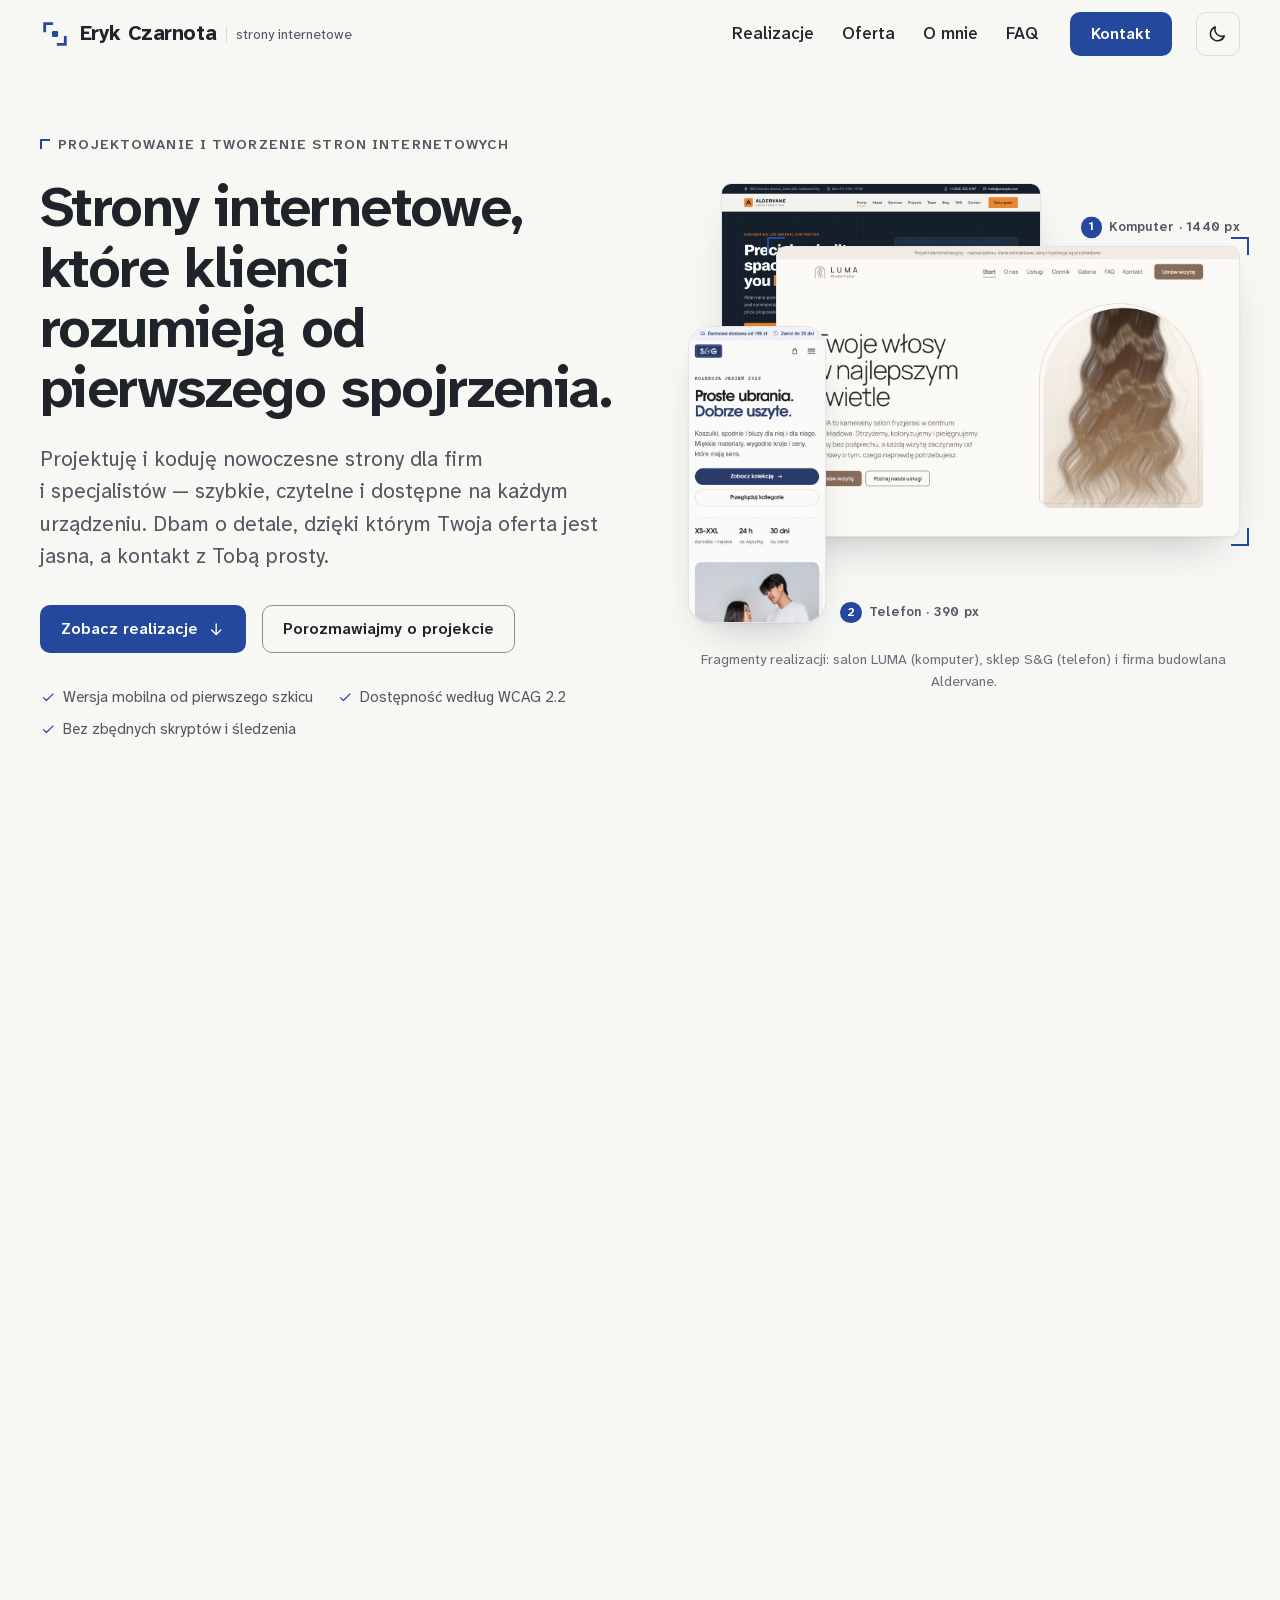
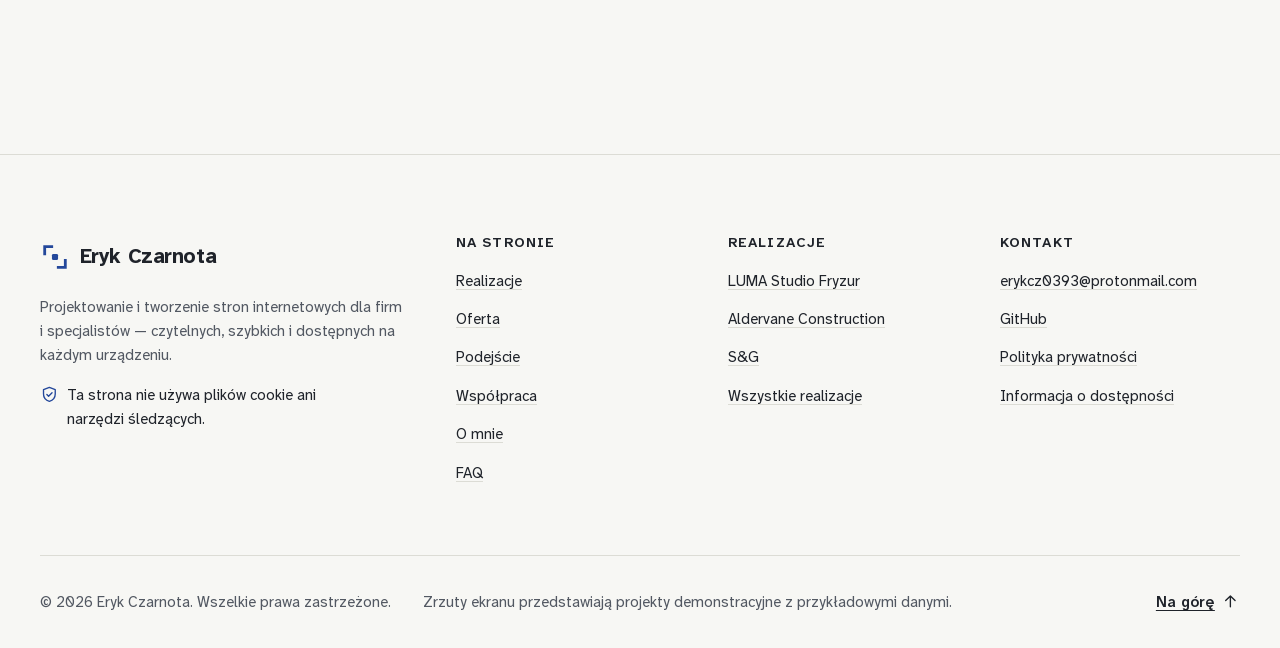
<file: index.html>
<!doctype html>
<html lang="pl" dir="ltr">
  <head>
    <meta charset="utf-8" />
    <meta http-equiv="Content-Security-Policy" content="default-src 'none'; script-src 'self' 'sha256-Fnqz5usUp8S/g5ODVF9xJPYz32ws6yMzLYae2Eng40Q='; style-src 'self'; img-src 'self'; font-src 'self'; connect-src 'self'; form-action 'self'; base-uri 'none'; object-src 'none'" />
    <meta name="viewport" content="width=device-width, initial-scale=1" />
    <title>Tworzenie stron internetowych dla firm – Eryk Czarnota</title>
    <meta
      name="description"
      content="Projektuję i tworzę nowoczesne strony internetowe dla firm: szybkie, czytelne i dostępne na każdym urządzeniu. Zobacz realizacje i opisz swój projekt."
    />
    <link rel="canonical" href="https://erykcz93.github.io/portfolio/" />
    <meta name="robots" content="index, follow, max-image-preview:large" />
    <meta name="referrer" content="strict-origin-when-cross-origin" />
    <meta name="color-scheme" content="light dark" />
    <meta name="theme-color" content="#f7f7f4" media="(prefers-color-scheme: light)" />
    <meta name="theme-color" content="#121418" media="(prefers-color-scheme: dark)" />
    <meta name="author" content="Eryk Czarnota" />
    <!-- Ustawia motyw przed narysowaniem strony. Nie zmieniaj tej linii: jej skrót SHA-256 jest w CSP powyżej (patrz README). -->
    <!-- prettier-ignore -->
    <script>(function(){var d=document.documentElement;d.classList.add('js');try{var t=localStorage.getItem('motyw');if(t==='ciemny'){d.dataset.theme='dark'}else if(t==='jasny'){d.dataset.theme='light'}}catch(e){}})();</script>
    <link
      rel="preload"
      href="assets/fonts/atkinson-hyperlegible-next-pl-wght.woff2"
      as="font"
      type="font/woff2"
      crossorigin
    />
    <link rel="icon" href="favicon.ico" sizes="32x32" />
    <link rel="icon" href="assets/images/icons/favicon.svg" type="image/svg+xml" />
    <link rel="apple-touch-icon" href="assets/images/icons/apple-touch-icon.png" />
    <meta property="og:type" content="website" />
    <meta property="og:locale" content="pl_PL" />
    <meta property="og:site_name" content="Eryk Czarnota" />
    <meta property="og:title" content="Tworzenie stron internetowych dla firm – Eryk Czarnota" />
    <meta
      property="og:description"
      content="Projektuję i tworzę nowoczesne strony internetowe dla firm: szybkie, czytelne i dostępne na każdym urządzeniu. Zobacz realizacje i opisz swój projekt."
    />
    <meta property="og:url" content="https://erykcz93.github.io/portfolio/" />
    <meta property="og:image" content="https://erykcz93.github.io/portfolio/assets/images/og/strona-glowna.jpg" />
    <meta property="og:image:type" content="image/jpeg" />
    <meta property="og:image:width" content="1200" />
    <meta property="og:image:height" content="630" />
    <meta property="og:image:alt" content="Eryk Czarnota — projektowanie i tworzenie stron internetowych" />
    <meta name="twitter:card" content="summary_large_image" />
    <meta name="twitter:title" content="Tworzenie stron internetowych dla firm – Eryk Czarnota" />
    <meta
      name="twitter:description"
      content="Projektuję i tworzę nowoczesne strony internetowe dla firm: szybkie, czytelne i dostępne na każdym urządzeniu. Zobacz realizacje i opisz swój projekt."
    />
    <meta name="twitter:image" content="https://erykcz93.github.io/portfolio/assets/images/og/strona-glowna.jpg" />
    <meta name="twitter:image:alt" content="Eryk Czarnota — projektowanie i tworzenie stron internetowych" />
    <script type="application/ld+json">
      {
        "@context": "https://schema.org",
        "@graph": [
          {
            "@type": "WebSite",
            "@id": "https://erykcz93.github.io/portfolio/#witryna",
            "url": "https://erykcz93.github.io/portfolio/",
            "name": "Eryk Czarnota",
            "inLanguage": "pl-PL",
            "publisher": { "@id": "https://erykcz93.github.io/portfolio/#osoba" }
          },
          {
            "@type": "Person",
            "@id": "https://erykcz93.github.io/portfolio/#osoba",
            "name": "Eryk Czarnota",
            "jobTitle": "Projektant i twórca stron internetowych",
            "url": "https://erykcz93.github.io/portfolio/",
            "sameAs": ["https://github.com/erykcz93"],
            "knowsAbout": [
              "Projektowanie stron internetowych",
              "Tworzenie stron internetowych",
              "Dostępność cyfrowa (WCAG)",
              "Wydajność stron internetowych",
              "SEO techniczne"
            ]
          },
          {
            "@type": "FAQPage",
            "mainEntity": [
              {
                "@type": "Question",
                "name": "Ile kosztuje stworzenie strony internetowej?",
                "acceptedAnswer": {
                  "@type": "Answer",
                  "text": "Cena zależy od zakresu: liczby podstron, potrzebnych funkcji (np. formularza, galerii, wersji językowych), tego, czy masz gotowe teksty i zdjęcia, oraz od terminu. Dlatego nie podaję cennika „z góry”. Po krótkiej rozmowie przygotuję wycenę z opisanym zakresem prac — tak, żeby było jasne, co dokładnie obejmuje cena."
                }
              },
              {
                "@type": "Question",
                "name": "Jak długo trwa realizacja?",
                "acceptedAnswer": {
                  "@type": "Answer",
                  "text": "To zależy od zakresu projektu i od tego, jak szybko powstają treści, takie jak teksty i zdjęcia. Prosta strona wizytówka powstaje zwykle szybciej niż na przykład interfejs sklepu internetowego. Konkretny harmonogram z etapami ustalimy przed rozpoczęciem prac."
                }
              },
              {
                "@type": "Question",
                "name": "Czy strona będzie działać na telefonie?",
                "acceptedAnswer": {
                  "@type": "Answer",
                  "text": "Tak. Projektuję od wersji mobilnej i sprawdzam stronę na różnych szerokościach ekranu — od małych telefonów po duże monitory. Wersja na telefon jest pełnoprawna, a nie okrojona."
                }
              },
              {
                "@type": "Question",
                "name": "Czy mogę później samodzielnie zmieniać treści?",
                "acceptedAnswer": {
                  "@type": "Answer",
                  "text": "To zależy od wybranego rozwiązania i tego, jak często planujesz zmiany. Możliwe są różne warianty: zmiany wprowadzane przeze mnie albo strona przygotowana tak, by najczęściej zmieniane dane — np. godziny otwarcia, cennik czy dane kontaktowe — edytowało się w jednym, czytelnie opisanym miejscu. Jeśli potrzebujesz panelu do samodzielnej edycji, powiedz o tym na starcie — ma to wpływ na wybór technologii."
                }
              },
              {
                "@type": "Question",
                "name": "Czy zajmujesz się domeną i hostingiem?",
                "acceptedAnswer": {
                  "@type": "Answer",
                  "text": "Tak. Rejestruję domenę i utrzymuję stronę na swoim hostingu, więc nie musisz zajmować się sprawami technicznymi. Koszty utrzymania domeny i hostingu pokrywasz Ty — ich wysokość i sposób rozliczania ustalimy przed rozpoczęciem prac."
                }
              },
              {
                "@type": "Question",
                "name": "Czy strona będzie przygotowana pod SEO?",
                "acceptedAnswer": {
                  "@type": "Answer",
                  "text": "Tak, w zakresie technicznym: poprawna struktura nagłówków, unikalne tytuły i opisy, szybkie ładowanie, przyjazne adresy, mapa strony i dane strukturalne. To fundament, bez którego trudno o dobrą widoczność w Google. Pozycjonowanie to jednak proces długofalowy, zależny m.in. od treści i konkurencji w Twojej branży. Nikt nie może uczciwie zagwarantować pierwszego miejsca w wynikach wyszukiwania."
                }
              },
              {
                "@type": "Question",
                "name": "Czy strona będzie bezpieczna?",
                "acceptedAnswer": {
                  "@type": "Answer",
                  "text": "Bezpieczeństwo uwzględniam od początku: ograniczam zależności i zewnętrzne skrypty do minimum, korzystam z szyfrowanego połączenia HTTPS i nagłówków bezpieczeństwa — w zakresie, na jaki pozwala hosting. Prosta strona bez zbędnego panelu administracyjnego i bazy danych ma też znacznie mniejszą powierzchnię ataku."
                }
              },
              {
                "@type": "Question",
                "name": "Czy strona może zawierać formularz kontaktowy?",
                "acceptedAnswer": {
                  "@type": "Answer",
                  "text": "Tak. Formularz potrzebuje jednak części serwerowej, która odbierze wiadomość i bezpiecznie ją przekaże — sama strona statyczna tego nie zrobi. Rozwiązanie dobieram do hostingu: z walidacją danych po stronie serwera i ochroną przed spamem, ale bez uciążliwych zabezpieczeń dla odwiedzających. Prostą i niezawodną alternatywą jest odnośnik do wiadomości e-mail."
                }
              },
              {
                "@type": "Question",
                "name": "Czy mogę zamówić modernizację obecnej strony?",
                "acceptedAnswer": {
                  "@type": "Answer",
                  "text": "Tak. Zaczynam od przeglądu: wyglądu, wersji mobilnej, szybkości, dostępności i struktury treści. Na tej podstawie proponuję zakres prac. Czasem wystarczy poprawić najważniejsze elementy, a czasem lepiej zbudować stronę od nowa — decyzja należy do Ciebie."
                }
              },
              {
                "@type": "Question",
                "name": "Czy stronę można rozbudować w przyszłości?",
                "acceptedAnswer": {
                  "@type": "Answer",
                  "text": "Tak. Buduję strony tak, by dało się dodawać podstrony, realizacje, wpisy na blogu czy nowe sekcje bez przebudowy całości. Plany rozbudowy warto omówić na starcie, nawet jeśli wdrożysz je później."
                }
              },
              {
                "@type": "Question",
                "name": "Czy strona będzie dostępna dla osób z niepełnosprawnościami?",
                "acceptedAnswer": {
                  "@type": "Answer",
                  "text": "Tak — pracuję według wytycznych WCAG 2.2 na poziomie AA: dbam o kontrast, obsługę klawiaturą, poprawną strukturę dla czytników ekranu, opisy obrazów i ograniczanie animacji dla osób, które tego potrzebują. Stronę sprawdzam narzędziami automatycznymi i ręcznie, bo żadne narzędzie nie wykryje wszystkich problemów."
                }
              },
              {
                "@type": "Question",
                "name": "Czy strona będzie zgodna z RODO?",
                "acceptedAnswer": {
                  "@type": "Answer",
                  "text": "Dbam o techniczną stronę ochrony prywatności: zbieram tylko niezbędne dane, unikam zbędnych narzędzi śledzących i przygotowuję miejsce na politykę prywatności. Treść dokumentów prawnych warto jednak zweryfikować z prawnikiem — nie udzielam porad prawnych."
                }
              },
              {
                "@type": "Question",
                "name": "Co warto przygotować przed pierwszą rozmową?",
                "acceptedAnswer": {
                  "@type": "Answer",
                  "text": "Nie potrzebujesz gotowej specyfikacji. Wystarczy kilka zdań: czym zajmuje się Twoja firma, do kogo kierujesz ofertę, czego oczekujesz od strony i co już masz — np. domenę, logo, teksty lub zdjęcia. Pomogą też przykłady stron, które Ci się podobają, i takich, które Cię irytują."
                }
              }
            ]
          }
        ]
      }
    </script>
    <link rel="stylesheet" href="assets/css/style.css" />
  </head>
  <body id="top">
    <!-- Zestaw ikon strony. Użycie: <svg class="icon" width="24" height="24" aria-hidden="true" focusable="false"><use href="#i-nazwa"></use></svg> -->
    <!-- prettier-ignore -->
    <svg class="sprite" width="0" height="0" aria-hidden="true" focusable="false">
      <symbol id="i-arrow-right" viewBox="0 0 24 24"><path d="M5 12h14M13 6l6 6-6 6"/></symbol>
      <symbol id="i-arrow-down" viewBox="0 0 24 24"><path d="M12 5v14M6 13l6 6 6-6"/></symbol>
      <symbol id="i-arrow-up" viewBox="0 0 24 24"><path d="M12 19V5M6 11l6-6 6 6"/></symbol>
      <symbol id="i-arrow-left" viewBox="0 0 24 24"><path d="M19 12H5M11 6l-6 6 6 6"/></symbol>
      <symbol id="i-external" viewBox="0 0 24 24"><path d="M14 4.5h5.5V10M19.5 4.5L11 13"/><path d="M17.5 14v4.5a1 1 0 0 1-1 1h-11a1 1 0 0 1-1-1v-11a1 1 0 0 1 1-1H10"/></symbol>
      <symbol id="i-check" viewBox="0 0 24 24"><path d="M5 12.5l4.2 4.2L19 7"/></symbol>
      <symbol id="i-info" viewBox="0 0 24 24"><circle cx="12" cy="12" r="9"/><path d="M12 11v5.5M12 7.6v.1"/></symbol>
      <symbol id="i-mail" viewBox="0 0 24 24"><rect x="3" y="5" width="18" height="14" rx="2"/><path d="M4 7l8 6 8-6"/></symbol>
      <symbol id="i-copy" viewBox="0 0 24 24"><rect x="8.5" y="8.5" width="11.5" height="11.5" rx="2"/><path d="M15.5 8.5V6a2 2 0 0 0-2-2H6a2 2 0 0 0-2 2v7.5a2 2 0 0 0 2 2h2.5"/></symbol>
      <symbol id="i-code" viewBox="0 0 24 24"><path d="M8.5 7l-5 5 5 5M15.5 7l5 5-5 5M13.5 4.5l-3 15"/></symbol>
      <symbol id="i-sun" viewBox="0 0 24 24"><circle cx="12" cy="12" r="4"/><path d="M12 2.5v2M12 19.5v2M4.6 4.6L6 6M18 18l1.4 1.4M2.5 12h2M19.5 12h2M4.6 19.4L6 18M18 6l1.4-1.4"/></symbol>
      <symbol id="i-moon" viewBox="0 0 24 24"><path d="M19.5 14.6A8 8 0 0 1 9.4 4.5a8 8 0 1 0 10.1 10.1z"/></symbol>
      <symbol id="i-card" viewBox="0 0 24 24"><rect x="3" y="5.5" width="18" height="13" rx="2"/><circle cx="8.5" cy="11" r="2"/><path d="M5.8 15.6c.6-1.3 1.6-2 2.7-2s2.1.7 2.7 2M14 10h4M14 13.5h3"/></symbol>
      <symbol id="i-target" viewBox="0 0 24 24"><circle cx="12" cy="12" r="8.5"/><circle cx="12" cy="12" r="4.5"/><circle cx="12" cy="12" r="1"/></symbol>
      <symbol id="i-frame" viewBox="0 0 24 24"><path d="M4 9V4h5M15 4h5v5M20 15v5h-5M9 20H4v-5"/><path d="M7.5 15.5l2.8-3.3 2.2 2.3 1.6-1.8 2.4 2.8"/></symbol>
      <symbol id="i-bag" viewBox="0 0 24 24"><path d="M5 8h14l-1.1 12.1a1 1 0 0 1-1 .9H7.1a1 1 0 0 1-1-.9z"/><path d="M9 10V6.5a3 3 0 0 1 6 0V10"/></symbol>
      <symbol id="i-refresh" viewBox="0 0 24 24"><path d="M19.5 11A7.8 7.8 0 0 0 5.6 6.6M4.5 13a7.8 7.8 0 0 0 13.9 4.4"/><path d="M5 3v4h4M19 21v-4h-4"/></symbol>
      <symbol id="i-gauge" viewBox="0 0 24 24"><path d="M4.2 17.5a8.6 8.6 0 1 1 15.6 0"/><path d="M12 13.5l4.2-4.2"/><circle cx="12" cy="13.5" r="1.2"/><path d="M8 17.5h8"/></symbol>
      <symbol id="i-devices" viewBox="0 0 24 24"><rect x="2.5" y="4" width="15" height="10.5" rx="1.5"/><path d="M7 18.5h5M9.5 14.5v4"/><rect x="15.5" y="9.5" width="6" height="10.5" rx="1.3"/></symbol>
      <symbol id="i-access" viewBox="0 0 24 24"><circle cx="12" cy="12" r="9"/><circle cx="12" cy="7.4" r="1.3"/><path d="M7.5 10.2l4.5.9 4.5-.9M12 11.1v3.3l-2.4 3.9M12 14.4l2.4 3.9"/></symbol>
      <symbol id="i-shield" viewBox="0 0 24 24"><path d="M12 3l7.5 3v5.6c0 4.5-3.2 8.1-7.5 9.4-4.3-1.3-7.5-4.9-7.5-9.4V6z"/><path d="M8.8 12.1l2.2 2.2 4.4-4.4"/></symbol>
      <symbol id="i-structure" viewBox="0 0 24 24"><rect x="9" y="3" width="6" height="4.5" rx="1"/><rect x="3" y="16.5" width="6" height="4.5" rx="1"/><rect x="15" y="16.5" width="6" height="4.5" rx="1"/><path d="M12 7.5V12M6 16.5V12h12v4.5"/></symbol>
    </svg>
    <div class="sentinel sentinel--header" data-header-sentinel aria-hidden="true"></div>
    <div class="sentinel sentinel--top" data-top-sentinel aria-hidden="true"></div>
    <a class="skip-link" href="#tresc">Przejdź do treści</a>
    <header class="site-header" data-header>
      <div class="container site-header__inner">
        <a class="brand" href="index.html">
          <svg class="brand__mark" viewBox="0 0 32 32" width="30" height="30" aria-hidden="true" focusable="false">
            <path
              d="M5 12.5V5h7.5M27 19.5V27h-7.5"
              fill="none"
              stroke="currentColor"
              stroke-width="3"
              stroke-linecap="square"
            />
            <rect x="12.75" y="12.75" width="6.5" height="6.5" rx="1.5" fill="currentColor" />
          </svg>
          <span class="brand__name">Eryk Czarnota</span> <span class="brand__tagline">strony internetowe</span>
          <span class="visually-hidden">— strona główna</span>
        </a>
        <button type="button" class="menu-toggle" aria-expanded="false" aria-controls="menu-glowne" data-menu-toggle>
          <span class="menu-toggle__bars" aria-hidden="true"></span> <span class="menu-toggle__label">Menu</span>
        </button>
        <nav id="menu-glowne" class="site-nav" aria-label="Główna">
          <ul class="site-nav__list" role="list">
            <li><a class="site-nav__link" href="#realizacje" data-spy="realizacje"> Realizacje </a></li>
            <li><a class="site-nav__link" href="#oferta" data-spy="oferta"> Oferta </a></li>
            <li><a class="site-nav__link" href="#o-mnie" data-spy="o-mnie"> O&nbsp;mnie </a></li>
            <li><a class="site-nav__link" href="#faq" data-spy="faq"> FAQ </a></li>
          </ul>
          <a class="btn btn--primary site-nav__cta" href="#kontakt" data-spy="kontakt">Kontakt</a>
        </nav>
        <button type="button" class="theme-toggle" aria-pressed="false" data-theme-toggle>
          <span class="theme-toggle__moon">
            <svg class="icon" width="24" height="24" aria-hidden="true" focusable="false">
              <use href="#i-moon"></use>
            </svg>
          </span>
          <span class="theme-toggle__sun">
            <svg class="icon" width="24" height="24" aria-hidden="true" focusable="false">
              <use href="#i-sun"></use>
            </svg>
          </span>
          <span class="visually-hidden">Tryb ciemny</span>
        </button>
      </div>
    </header>
    <main id="tresc" tabindex="-1">
      <section class="hero" aria-labelledby="hero-tytul" data-spy-reset>
        <div class="container hero__grid">
          <div class="hero__copy">
            <p class="eyebrow">Projektowanie i&nbsp;tworzenie stron internetowych</p>
            <h1 id="hero-tytul" class="hero__title">
              Strony internetowe, które klienci rozumieją od pierwszego spojrzenia.
            </h1>
            <p class="hero__lead">
              Projektuję i&nbsp;koduję nowoczesne strony dla firm i&nbsp;specjalistów&nbsp;— szybkie, czytelne
              i&nbsp;dostępne na każdym urządzeniu. Dbam o&nbsp;detale, dzięki którym Twoja oferta jest jasna,
              a&nbsp;kontakt z&nbsp;Tobą prosty.
            </p>
            <div class="actions hero__actions">
              <a class="btn btn--primary" href="#realizacje">
                Zobacz realizacje
                <svg class="icon icon--move-down" width="24" height="24" aria-hidden="true" focusable="false">
                  <use href="#i-arrow-down"></use>
                </svg>
              </a>
              <a class="btn btn--secondary" href="#kontakt">Porozmawiajmy o&nbsp;projekcie</a>
            </div>
            <ul class="hero__standards" role="list" aria-label="Standard każdej strony">
              <li>
                <svg class="icon" width="24" height="24" aria-hidden="true" focusable="false">
                  <use href="#i-check"></use>
                </svg>
                Wersja mobilna od pierwszego szkicu
              </li>
              <li>
                <svg class="icon" width="24" height="24" aria-hidden="true" focusable="false">
                  <use href="#i-check"></use>
                </svg>
                Dostępność według WCAG 2.2
              </li>
              <li>
                <svg class="icon" width="24" height="24" aria-hidden="true" focusable="false">
                  <use href="#i-check"></use>
                </svg>
                Bez zbędnych skryptów i&nbsp;śledzenia
              </li>
            </ul>
          </div>
          <figure class="showcase" aria-labelledby="showcase-podpis">
            <div class="showcase__stage">
              <div class="shot shot--back">
                <picture>
                  <source
                    srcset="
                      assets/images/projects/aldervane-firma-budowlana/desktop-480.avif 480w,
                      assets/images/projects/aldervane-firma-budowlana/desktop-720.avif 720w,
                      assets/images/projects/aldervane-firma-budowlana/desktop-960.avif 960w
                    "
                    type="image/avif"
                    sizes="(min-width: 75em) 380px, (min-width: 60em) 32vw, 1px"
                  />
                  <img
                    src="assets/images/projects/aldervane-firma-budowlana/desktop-960.webp"
                    srcset="
                      assets/images/projects/aldervane-firma-budowlana/desktop-480.webp 480w,
                      assets/images/projects/aldervane-firma-budowlana/desktop-720.webp 720w,
                      assets/images/projects/aldervane-firma-budowlana/desktop-960.webp 960w
                    "
                    alt="Strona główna Aldervane Construction na ekranie komputera"
                    sizes="(min-width: 75em) 380px, (min-width: 60em) 32vw, 1px"
                    loading="lazy"
                    decoding="async"
                    width="2880"
                    height="1800"
                  />
                </picture>
              </div>
              <div class="shot shot--main frame">
                <picture>
                  <source
                    srcset="
                      assets/images/projects/luma-salon-fryzjerski/desktop-480.avif   480w,
                      assets/images/projects/luma-salon-fryzjerski/desktop-640.avif   640w,
                      assets/images/projects/luma-salon-fryzjerski/desktop-960.avif   960w,
                      assets/images/projects/luma-salon-fryzjerski/desktop-1280.avif 1280w,
                      assets/images/projects/luma-salon-fryzjerski/desktop-1600.avif 1600w
                    "
                    type="image/avif"
                    sizes="(min-width: 75em) 560px, (min-width: 60em) 46vw, 84vw"
                  />
                  <img
                    src="assets/images/projects/luma-salon-fryzjerski/desktop-1600.webp"
                    srcset="
                      assets/images/projects/luma-salon-fryzjerski/desktop-480.webp   480w,
                      assets/images/projects/luma-salon-fryzjerski/desktop-640.webp   640w,
                      assets/images/projects/luma-salon-fryzjerski/desktop-960.webp   960w,
                      assets/images/projects/luma-salon-fryzjerski/desktop-1280.webp 1280w,
                      assets/images/projects/luma-salon-fryzjerski/desktop-1600.webp 1600w
                    "
                    alt="Strona główna salonu LUMA Studio Fryzur na ekranie komputera"
                    sizes="(min-width: 75em) 560px, (min-width: 60em) 46vw, 84vw"
                    loading="eager"
                    fetchpriority="high"
                    decoding="async"
                    width="2880"
                    height="1800"
                  />
                </picture>
              </div>
              <div class="shot shot--phone">
                <picture>
                  <source
                    srcset="
                      assets/images/projects/sg-sklep-odziezowy/mobile-180.avif 180w,
                      assets/images/projects/sg-sklep-odziezowy/mobile-270.avif 270w,
                      assets/images/projects/sg-sklep-odziezowy/mobile-360.avif 360w,
                      assets/images/projects/sg-sklep-odziezowy/mobile-540.avif 540w
                    "
                    type="image/avif"
                    sizes="(min-width: 75em) 170px, (min-width: 60em) 14vw, 26vw"
                  />
                  <img
                    src="assets/images/projects/sg-sklep-odziezowy/mobile-540.webp"
                    srcset="
                      assets/images/projects/sg-sklep-odziezowy/mobile-180.webp 180w,
                      assets/images/projects/sg-sklep-odziezowy/mobile-270.webp 270w,
                      assets/images/projects/sg-sklep-odziezowy/mobile-360.webp 360w,
                      assets/images/projects/sg-sklep-odziezowy/mobile-540.webp 540w
                    "
                    alt="Strona główna sklepu S&amp;G na ekranie telefonu"
                    sizes="(min-width: 75em) 170px, (min-width: 60em) 14vw, 26vw"
                    loading="eager"
                    decoding="async"
                    width="780"
                    height="1688"
                  />
                </picture>
              </div>
              <p class="note note--desktop" aria-hidden="true">
                <span class="note__num">1</span>Komputer · 1440&nbsp;px
              </p>
              <p class="note note--phone" aria-hidden="true"><span class="note__num">2</span>Telefon · 390&nbsp;px</p>
            </div>
            <figcaption id="showcase-podpis" class="showcase__caption">
              Fragmenty realizacji: salon LUMA (komputer), sklep S&amp;G (telefon) i&nbsp;firma budowlana Aldervane.
            </figcaption>
          </figure>
        </div>
      </section>
      <section id="realizacje" class="section section--lazy" aria-labelledby="realizacje-tytul">
        <div class="container">
          <div class="section__head section__head--split" data-reveal>
            <div class="section__titles">
              <p class="eyebrow">Realizacje</p>
              <h2 id="realizacje-tytul">Wybrane realizacje</h2>
            </div>
            <p class="section__intro">
              Projekty demonstracyjne: firmy i&nbsp;dane są przykładowe, ale kod, projekt i&nbsp;rozwiązania&nbsp;—
              prawdziwe. Każdą stronę możesz otworzyć i&nbsp;sprawdzić na żywo, także na telefonie.
            </p>
          </div>
          <div class="projects">
            <article class="project focus-group" aria-labelledby="realizacja-luma-salon-fryzjerski" data-reveal>
              <a class="project__media" href="realizacje/luma-salon-fryzjerski.html" tabindex="-1" aria-hidden="true">
                <div class="project__desktop frame frame--on-focus">
                  <picture>
                    <source
                      srcset="
                        assets/images/projects/luma-salon-fryzjerski/desktop-480.avif   480w,
                        assets/images/projects/luma-salon-fryzjerski/desktop-720.avif   720w,
                        assets/images/projects/luma-salon-fryzjerski/desktop-960.avif   960w,
                        assets/images/projects/luma-salon-fryzjerski/desktop-1280.avif 1280w
                      "
                      type="image/avif"
                      sizes="(min-width: 75em) 660px, (min-width: 60em) 55vw, 90vw"
                    />
                    <img
                      src="assets/images/projects/luma-salon-fryzjerski/desktop-1280.webp"
                      srcset="
                        assets/images/projects/luma-salon-fryzjerski/desktop-480.webp   480w,
                        assets/images/projects/luma-salon-fryzjerski/desktop-720.webp   720w,
                        assets/images/projects/luma-salon-fryzjerski/desktop-960.webp   960w,
                        assets/images/projects/luma-salon-fryzjerski/desktop-1280.webp 1280w
                      "
                      alt=""
                      sizes="(min-width: 75em) 660px, (min-width: 60em) 55vw, 90vw"
                      loading="lazy"
                      decoding="async"
                      width="2880"
                      height="1800"
                    />
                  </picture>
                </div>
                <div class="project__phone">
                  <picture>
                    <source
                      srcset="
                        assets/images/projects/luma-salon-fryzjerski/mobile-180.avif 180w,
                        assets/images/projects/luma-salon-fryzjerski/mobile-270.avif 270w,
                        assets/images/projects/luma-salon-fryzjerski/mobile-360.avif 360w
                      "
                      type="image/avif"
                      sizes="(min-width: 60em) 160px, 24vw"
                    />
                    <img
                      src="assets/images/projects/luma-salon-fryzjerski/mobile-360.webp"
                      srcset="
                        assets/images/projects/luma-salon-fryzjerski/mobile-180.webp 180w,
                        assets/images/projects/luma-salon-fryzjerski/mobile-270.webp 270w,
                        assets/images/projects/luma-salon-fryzjerski/mobile-360.webp 360w
                      "
                      alt=""
                      sizes="(min-width: 60em) 160px, 24vw"
                      loading="lazy"
                      decoding="async"
                      width="780"
                      height="1688"
                    />
                  </picture>
                </div>
              </a>
              <div class="project__body">
                <p class="project__meta">
                  <span class="project__number" aria-hidden="true">01</span>
                  <span>Salon fryzjerski · Strona usługowa (one-page)</span>
                </p>
                <h3 id="realizacja-luma-salon-fryzjerski" class="project__title">LUMA Studio Fryzur</h3>
                <p class="project__summary">
                  Wizytówka kameralnego salonu fryzjerskiego. W&nbsp;kilka sekund widać, co salon oferuje, ile to
                  kosztuje i&nbsp;jak umówić wizytę&nbsp;— na telefonie tak samo wygodnie jak na komputerze.
                </p>
                <ul class="checklist project__features" role="list">
                  <li>
                    <svg class="icon" width="24" height="24" aria-hidden="true" focusable="false">
                      <use href="#i-check"></use>
                    </svg>
                    Cennik w&nbsp;rozwijanych kategoriach
                  </li>
                  <li>
                    <svg class="icon" width="24" height="24" aria-hidden="true" focusable="false">
                      <use href="#i-check"></use>
                    </svg>
                    Galeria z&nbsp;powiększeniem obsługiwana klawiaturą
                  </li>
                  <li>
                    <svg class="icon" width="24" height="24" aria-hidden="true" focusable="false">
                      <use href="#i-check"></use>
                    </svg>
                    Godziny otwarcia z&nbsp;wyróżnieniem bieżącego dnia
                  </li>
                  <li>
                    <svg class="icon" width="24" height="24" aria-hidden="true" focusable="false">
                      <use href="#i-check"></use>
                    </svg>
                    Dane salonu edytowane w&nbsp;jednym pliku
                  </li>
                </ul>
                <ul class="chips" role="list" aria-label="Technologie">
                  <li class="chip">HTML5</li>
                  <li class="chip">CSS3</li>
                  <li class="chip">JavaScript (bez bibliotek)</li>
                  <li class="chip">Node.js (skrypt budujący)</li>
                </ul>
                <p class="project__demo">
                  <svg class="icon" width="24" height="24" aria-hidden="true" focusable="false">
                    <use href="#i-info"></use>
                  </svg>
                  <span>
                    <strong>Projekt demonstracyjny.</strong> Nazwa salonu, dane kontaktowe, ceny i&nbsp;ilustracje są
                    przykładowe.
                  </span>
                </p>
                <div class="actions">
                  <a
                    class="btn btn--primary"
                    href="https://erykcz93.github.io/hairdresser/"
                    target="_blank"
                    rel="noopener"
                  >
                    Zobacz projekt
                    <svg class="icon icon--move-out" width="24" height="24" aria-hidden="true" focusable="false">
                      <use href="#i-external"></use>
                    </svg>
                    <span class="visually-hidden">LUMA (otwiera się w&nbsp;nowej karcie)</span>
                  </a>
                  <a class="btn btn--text" href="realizacje/luma-salon-fryzjerski.html">
                    Szczegóły realizacji<span class="visually-hidden">: LUMA</span>
                    <svg class="icon icon--move" width="24" height="24" aria-hidden="true" focusable="false">
                      <use href="#i-arrow-right"></use>
                    </svg>
                  </a>
                </div>
              </div>
            </article>
            <article class="project focus-group" aria-labelledby="realizacja-aldervane-firma-budowlana" data-reveal>
              <a
                class="project__media"
                href="realizacje/aldervane-firma-budowlana.html"
                tabindex="-1"
                aria-hidden="true"
              >
                <div class="project__desktop frame frame--on-focus">
                  <picture>
                    <source
                      srcset="
                        assets/images/projects/aldervane-firma-budowlana/desktop-480.avif   480w,
                        assets/images/projects/aldervane-firma-budowlana/desktop-720.avif   720w,
                        assets/images/projects/aldervane-firma-budowlana/desktop-960.avif   960w,
                        assets/images/projects/aldervane-firma-budowlana/desktop-1280.avif 1280w
                      "
                      type="image/avif"
                      sizes="(min-width: 75em) 660px, (min-width: 60em) 55vw, 90vw"
                    />
                    <img
                      src="assets/images/projects/aldervane-firma-budowlana/desktop-1280.webp"
                      srcset="
                        assets/images/projects/aldervane-firma-budowlana/desktop-480.webp   480w,
                        assets/images/projects/aldervane-firma-budowlana/desktop-720.webp   720w,
                        assets/images/projects/aldervane-firma-budowlana/desktop-960.webp   960w,
                        assets/images/projects/aldervane-firma-budowlana/desktop-1280.webp 1280w
                      "
                      alt=""
                      sizes="(min-width: 75em) 660px, (min-width: 60em) 55vw, 90vw"
                      loading="lazy"
                      decoding="async"
                      width="2880"
                      height="1800"
                    />
                  </picture>
                </div>
                <div class="project__phone">
                  <picture>
                    <source
                      srcset="
                        assets/images/projects/aldervane-firma-budowlana/mobile-180.avif 180w,
                        assets/images/projects/aldervane-firma-budowlana/mobile-270.avif 270w,
                        assets/images/projects/aldervane-firma-budowlana/mobile-360.avif 360w
                      "
                      type="image/avif"
                      sizes="(min-width: 60em) 160px, 24vw"
                    />
                    <img
                      src="assets/images/projects/aldervane-firma-budowlana/mobile-360.webp"
                      srcset="
                        assets/images/projects/aldervane-firma-budowlana/mobile-180.webp 180w,
                        assets/images/projects/aldervane-firma-budowlana/mobile-270.webp 270w,
                        assets/images/projects/aldervane-firma-budowlana/mobile-360.webp 360w
                      "
                      alt=""
                      sizes="(min-width: 60em) 160px, 24vw"
                      loading="lazy"
                      decoding="async"
                      width="780"
                      height="1688"
                    />
                  </picture>
                </div>
              </a>
              <div class="project__body">
                <p class="project__meta">
                  <span class="project__number" aria-hidden="true">02</span>
                  <span>Firma budowlana · Wielostronicowa strona firmowa</span>
                </p>
                <h3 id="realizacja-aldervane-firma-budowlana" class="project__title">Aldervane Construction</h3>
                <p class="project__summary">
                  Rozbudowana strona generalnego wykonawcy&nbsp;— usługi, realizacje z&nbsp;filtrem, blog, zespół
                  i&nbsp;formularz zapytania ofertowego. Język wizualny inspirowany rysunkiem technicznym.
                </p>
                <ul class="checklist project__features" role="list">
                  <li>
                    <svg class="icon" width="24" height="24" aria-hidden="true" focusable="false">
                      <use href="#i-check"></use>
                    </svg>
                    13 podstron, w&nbsp;tym realizacje, blog i&nbsp;zespół
                  </li>
                  <li>
                    <svg class="icon" width="24" height="24" aria-hidden="true" focusable="false">
                      <use href="#i-check"></use>
                    </svg>
                    Filtr realizacji z&nbsp;komunikatem dla czytników ekranu
                  </li>
                  <li>
                    <svg class="icon" width="24" height="24" aria-hidden="true" focusable="false">
                      <use href="#i-check"></use>
                    </svg>
                    Formularz z&nbsp;walidacją i&nbsp;ochroną po stronie serwera (PHP)
                  </li>
                  <li>
                    <svg class="icon" width="24" height="24" aria-hidden="true" focusable="false">
                      <use href="#i-check"></use>
                    </svg>
                    Zgodność ze ścisłą polityką CSP&nbsp;— bez skryptów i&nbsp;stylów inline
                  </li>
                </ul>
                <ul class="chips" role="list" aria-label="Technologie">
                  <li class="chip">HTML5</li>
                  <li class="chip">CSS3 (zmienne, Grid, BEM)</li>
                  <li class="chip">JavaScript (bez bibliotek)</li>
                  <li class="chip">PHP 8</li>
                </ul>
                <p class="project__demo">
                  <svg class="icon" width="24" height="24" aria-hidden="true" focusable="false">
                    <use href="#i-info"></use>
                  </svg>
                  <span>
                    <strong>Projekt demonstracyjny.</strong> Nazwa firmy, osoby, opinie, liczby i&nbsp;opisy realizacji
                    są fikcyjne.
                  </span>
                </p>
                <div class="actions">
                  <a
                    class="btn btn--primary"
                    href="https://erykcz93.github.io/construction/"
                    target="_blank"
                    rel="noopener"
                  >
                    Zobacz projekt
                    <svg class="icon icon--move-out" width="24" height="24" aria-hidden="true" focusable="false">
                      <use href="#i-external"></use>
                    </svg>
                    <span class="visually-hidden">Aldervane (otwiera się w&nbsp;nowej karcie)</span>
                  </a>
                  <a class="btn btn--text" href="realizacje/aldervane-firma-budowlana.html">
                    Szczegóły realizacji<span class="visually-hidden">: Aldervane</span>
                    <svg class="icon icon--move" width="24" height="24" aria-hidden="true" focusable="false">
                      <use href="#i-arrow-right"></use>
                    </svg>
                  </a>
                </div>
              </div>
            </article>
            <article class="project focus-group" aria-labelledby="realizacja-sg-sklep-odziezowy" data-reveal>
              <a class="project__media" href="realizacje/sg-sklep-odziezowy.html" tabindex="-1" aria-hidden="true">
                <div class="project__desktop frame frame--on-focus">
                  <picture>
                    <source
                      srcset="
                        assets/images/projects/sg-sklep-odziezowy/desktop-480.avif   480w,
                        assets/images/projects/sg-sklep-odziezowy/desktop-720.avif   720w,
                        assets/images/projects/sg-sklep-odziezowy/desktop-960.avif   960w,
                        assets/images/projects/sg-sklep-odziezowy/desktop-1280.avif 1280w
                      "
                      type="image/avif"
                      sizes="(min-width: 75em) 660px, (min-width: 60em) 55vw, 90vw"
                    />
                    <img
                      src="assets/images/projects/sg-sklep-odziezowy/desktop-1280.webp"
                      srcset="
                        assets/images/projects/sg-sklep-odziezowy/desktop-480.webp   480w,
                        assets/images/projects/sg-sklep-odziezowy/desktop-720.webp   720w,
                        assets/images/projects/sg-sklep-odziezowy/desktop-960.webp   960w,
                        assets/images/projects/sg-sklep-odziezowy/desktop-1280.webp 1280w
                      "
                      alt=""
                      sizes="(min-width: 75em) 660px, (min-width: 60em) 55vw, 90vw"
                      loading="lazy"
                      decoding="async"
                      width="2880"
                      height="1800"
                    />
                  </picture>
                </div>
                <div class="project__phone">
                  <picture>
                    <source
                      srcset="
                        assets/images/projects/sg-sklep-odziezowy/mobile-180.avif 180w,
                        assets/images/projects/sg-sklep-odziezowy/mobile-270.avif 270w,
                        assets/images/projects/sg-sklep-odziezowy/mobile-360.avif 360w
                      "
                      type="image/avif"
                      sizes="(min-width: 60em) 160px, 24vw"
                    />
                    <img
                      src="assets/images/projects/sg-sklep-odziezowy/mobile-360.webp"
                      srcset="
                        assets/images/projects/sg-sklep-odziezowy/mobile-180.webp 180w,
                        assets/images/projects/sg-sklep-odziezowy/mobile-270.webp 270w,
                        assets/images/projects/sg-sklep-odziezowy/mobile-360.webp 360w
                      "
                      alt=""
                      sizes="(min-width: 60em) 160px, 24vw"
                      loading="lazy"
                      decoding="async"
                      width="780"
                      height="1688"
                    />
                  </picture>
                </div>
              </a>
              <div class="project__body">
                <p class="project__meta">
                  <span class="project__number" aria-hidden="true">03</span>
                  <span>Sklep odzieżowy · Landing page sklepu internetowego</span>
                </p>
                <h3 id="realizacja-sg-sklep-odziezowy" class="project__title">S&amp;G</h3>
                <p class="project__summary">
                  Strona sklepu z&nbsp;codzienną odzieżą damską i&nbsp;męską. Filtry, ulubione, szybki wybór rozmiaru
                  i&nbsp;koszyk w&nbsp;panelu bocznym&nbsp;— wygodne także jedną ręką na telefonie.
                </p>
                <ul class="checklist project__features" role="list">
                  <li>
                    <svg class="icon" width="24" height="24" aria-hidden="true" focusable="false">
                      <use href="#i-check"></use>
                    </svg>
                    Filtry produktów i&nbsp;lista ulubionych
                  </li>
                  <li>
                    <svg class="icon" width="24" height="24" aria-hidden="true" focusable="false">
                      <use href="#i-check"></use>
                    </svg>
                    Koszyk w&nbsp;panelu bocznym, zapamiętywany w&nbsp;przeglądarce
                  </li>
                  <li>
                    <svg class="icon" width="24" height="24" aria-hidden="true" focusable="false">
                      <use href="#i-check"></use>
                    </svg>
                    Szybki wybór rozmiaru i&nbsp;tabela rozmiarów
                  </li>
                  <li>
                    <svg class="icon" width="24" height="24" aria-hidden="true" focusable="false">
                      <use href="#i-check"></use>
                    </svg>
                    Informacja o&nbsp;najniższej cenie z&nbsp;30&nbsp;dni (Omnibus)
                  </li>
                </ul>
                <ul class="chips" role="list" aria-label="Technologie">
                  <li class="chip">HTML5</li>
                  <li class="chip">CSS3 (architektura modułowa)</li>
                  <li class="chip">JavaScript (bez bibliotek)</li>
                </ul>
                <p class="project__demo">
                  <svg class="icon" width="24" height="24" aria-hidden="true" focusable="false">
                    <use href="#i-info"></use>
                  </svg>
                  <span>
                    <strong>Projekt demonstracyjny.</strong> Marka, produkty, ceny i&nbsp;dane firmy są przykładowe;
                    płatności nie są podłączone.
                  </span>
                </p>
                <div class="actions">
                  <a class="btn btn--primary" href="https://erykcz93.github.io/s_g/" target="_blank" rel="noopener">
                    Zobacz projekt
                    <svg class="icon icon--move-out" width="24" height="24" aria-hidden="true" focusable="false">
                      <use href="#i-external"></use>
                    </svg>
                    <span class="visually-hidden">S&amp;G (otwiera się w&nbsp;nowej karcie)</span>
                  </a>
                  <a class="btn btn--text" href="realizacje/sg-sklep-odziezowy.html">
                    Szczegóły realizacji<span class="visually-hidden">: S&amp;G</span>
                    <svg class="icon icon--move" width="24" height="24" aria-hidden="true" focusable="false">
                      <use href="#i-arrow-right"></use>
                    </svg>
                  </a>
                </div>
              </div>
            </article>
          </div>
        </div>
      </section>
      <section id="oferta" class="section section--sunken section--lazy" aria-labelledby="oferta-tytul">
        <div class="container">
          <div class="section__head section__head--split" data-reveal>
            <div class="section__titles">
              <p class="eyebrow">Oferta</p>
              <h2 id="oferta-tytul">Co mogę dla Ciebie zrobić</h2>
            </div>
            <p class="section__intro">
              Każdą stronę dopasowuję do celu Twojej firmy. Poniżej najczęstsze rodzaje projektów&nbsp;— jeśli nie
              wiesz, który wybrać, opisz krótko sytuację, a&nbsp;podpowiem rozwiązanie.
            </p>
          </div>
          <ul class="services" role="list">
            <li class="service" data-reveal>
              <span class="service__icon frame" aria-hidden="true">
                <svg class="icon" width="24" height="24" aria-hidden="true" focusable="false">
                  <use href="#i-card"></use>
                </svg>
              </span>
              <h3 class="service__title">Strona wizytówka</h3>
              <p class="service__text">
                Prosta, wiarygodna obecność w&nbsp;sieci: kim jesteś, co oferujesz i&nbsp;jak się z&nbsp;Tobą
                skontaktować. Dobry start dla nowej firmy lub specjalisty.
              </p>
            </li>
            <li class="service" data-reveal>
              <span class="service__icon frame" aria-hidden="true">
                <svg class="icon" width="24" height="24" aria-hidden="true" focusable="false">
                  <use href="#i-target"></use>
                </svg>
              </span>
              <h3 class="service__title">Landing page</h3>
              <p class="service__text">
                Jedna strona pod jeden cel: kampanię, produkt lub wydarzenie. Każda sekcja prowadzi do jednego,
                konkretnego działania.
              </p>
            </li>
            <li class="service" data-reveal>
              <span class="service__icon frame" aria-hidden="true">
                <svg class="icon" width="24" height="24" aria-hidden="true" focusable="false">
                  <use href="#i-frame"></use>
                </svg>
              </span>
              <h3 class="service__title">Portfolio internetowe</h3>
              <p class="service__text">
                Dla twórców i&nbsp;specjalistów, których praca najlepiej mówi sama za siebie. Realizacje pokazane
                czytelnie, z&nbsp;miejscem na opis i&nbsp;kontekst.
              </p>
            </li>
            <li class="service" data-reveal>
              <span class="service__icon frame" aria-hidden="true">
                <svg class="icon" width="24" height="24" aria-hidden="true" focusable="false">
                  <use href="#i-bag"></use>
                </svg>
              </span>
              <h3 class="service__title">Interfejs sklepu internetowego</h3>
              <p class="service__text">
                Projekt i&nbsp;kod warstwy, którą widzi klient: kategorie, karty produktów, filtry i&nbsp;koszyk wygodne
                także na telefonie. Zakres integracji z&nbsp;platformą sprzedażową ustalamy przed startem prac.
              </p>
              <a class="service__example" href="realizacje/sg-sklep-odziezowy.html">
                Przykład: S&amp;G
                <svg class="icon" width="24" height="24" aria-hidden="true" focusable="false">
                  <use href="#i-arrow-right"></use>
                </svg>
              </a>
            </li>
            <li class="service" data-reveal>
              <span class="service__icon frame" aria-hidden="true">
                <svg class="icon" width="24" height="24" aria-hidden="true" focusable="false">
                  <use href="#i-refresh"></use>
                </svg>
              </span>
              <h3 class="service__title">Modernizacja istniejącej strony</h3>
              <p class="service__text">
                Odświeżenie wyglądu, poprawa wersji mobilnej, czytelności i&nbsp;struktury treści. Bez zaczynania od
                zera, jeśli nie ma takiej potrzeby.
              </p>
            </li>
            <li class="service" data-reveal>
              <span class="service__icon frame" aria-hidden="true">
                <svg class="icon" width="24" height="24" aria-hidden="true" focusable="false">
                  <use href="#i-gauge"></use>
                </svg>
              </span>
              <h3 class="service__title">Optymalizacja szybkości, dostępności i&nbsp;SEO</h3>
              <p class="service__text">
                Audyt i&nbsp;poprawki istniejącej strony: krótszy czas ładowania, lepsza obsługa klawiaturą
                i&nbsp;czytnikami ekranu, uporządkowane SEO techniczne.
              </p>
            </li>
            <li class="service service--cta" data-reveal>
              <h3 class="service__title">Masz inny pomysł?</h3>
              <p class="service__text">
                Nie wiesz, od czego zacząć, albo potrzebujesz czegoś spoza listy? Opisz sytuację w&nbsp;kilku
                zdaniach&nbsp;— podpowiem rozwiązanie.
              </p>
              <a class="btn btn--secondary service__cta-btn" href="#kontakt">
                Opisz swój projekt
                <svg class="icon icon--move" width="24" height="24" aria-hidden="true" focusable="false">
                  <use href="#i-arrow-right"></use>
                </svg>
              </a>
            </li>
          </ul>
        </div>
      </section>
      <section id="pod-lupa" class="section section--lazy" aria-labelledby="pod-lupa-tytul">
        <div class="container">
          <div class="section__head section__head--split" data-reveal>
            <div class="section__titles">
              <p class="eyebrow">Dlaczego warto</p>
              <h2 id="pod-lupa-tytul">Dobra strona to suma detali</h2>
            </div>
            <p class="section__intro">
              Klient widzi wygląd. Ja pracuję też nad tym, czego nie widać, a&nbsp;co decyduje, czy strona przynosi
              zapytania. Sprawdź to na prawdziwym przykładzie&nbsp;— przełącz warstwy poniżej.
            </p>
          </div>
          <div data-reveal>
            <div class="xray">
              <div class="xray__panel">
                <fieldset class="xray__controls">
                  <legend class="xray__legend">Pokaż warstwę</legend>
                  <div class="seg">
                    <label class="seg__item">
                      <input
                        class="seg__input"
                        type="radio"
                        name="xray-warstwa"
                        value="widok"
                        checked
                        aria-describedby="xray-opis-widok"
                      />
                      <span class="seg__label">Wygląd</span> </label
                    ><label class="seg__item">
                      <input
                        class="seg__input"
                        type="radio"
                        name="xray-warstwa"
                        value="struktura"
                        aria-describedby="xray-opis-struktura"
                      />
                      <span class="seg__label">Struktura</span> </label
                    ><label class="seg__item">
                      <input
                        class="seg__input"
                        type="radio"
                        name="xray-warstwa"
                        value="dostepnosc"
                        aria-describedby="xray-opis-dostepnosc"
                      />
                      <span class="seg__label">Dostępność</span> </label
                    ><label class="seg__item">
                      <input
                        class="seg__input"
                        type="radio"
                        name="xray-warstwa"
                        value="wydajnosc"
                        aria-describedby="xray-opis-wydajnosc"
                      />
                      <span class="seg__label">Wydajność</span>
                    </label>
                  </div>
                </fieldset>
                <div class="xray__descriptions">
                  <p id="xray-opis-widok" class="xray__desc" data-layer="widok">
                    Tak pierwszy ekran strony salonu LUMA widzi klient: jedno zdanie o&nbsp;salonie, krótki opis
                    i&nbsp;dwa wyraźne przyciski.
                  </p>
                  <p id="xray-opis-struktura" class="xray__desc" data-layer="struktura">
                    Pod spodem: nagłówek strony, nawigacja i&nbsp;treść główna są oznaczone semantycznie (header, nav,
                    main), a&nbsp;tytuł to jedyny nagłówek H1. Dzięki temu Google i&nbsp;czytniki ekranu od razu
                    rozumieją układ.
                  </p>
                  <p id="xray-opis-dostepnosc" class="xray__desc" data-layer="dostepnosc">
                    Kolejność obsługi klawiaturą: 12 elementów w&nbsp;naturalnym porządku, zaczynając od linku „Przejdź
                    do treści”. Najmniejszy element ma 44&nbsp;px, a&nbsp;kontrast nagłówka wynosi 14,7 : 1 (wymagane
                    minimum to 4,5 : 1).
                  </p>
                  <p id="xray-opis-wydajnosc" class="xray__desc" data-layer="wydajnosc">
                    Przy pierwszym wczytaniu przeglądarka pobiera 8 plików (ok. 211&nbsp;KB) wyłącznie z&nbsp;serwera
                    strony&nbsp;— bez skryptów firm trzecich. Główny obraz to WebP (3 rozmiary do wyboru przez
                    przeglądarkę) z&nbsp;wysokim priorytetem wczytania, a&nbsp;font (28&nbsp;KB) jest hostowany
                    lokalnie.
                  </p>
                </div>
              </div>
              <figure class="xray__figure">
                <div class="xray__stage">
                  <picture>
                    <source
                      srcset="
                        assets/images/projects/luma-salon-fryzjerski/desktop-480.avif   480w,
                        assets/images/projects/luma-salon-fryzjerski/desktop-720.avif   720w,
                        assets/images/projects/luma-salon-fryzjerski/desktop-960.avif   960w,
                        assets/images/projects/luma-salon-fryzjerski/desktop-1280.avif 1280w,
                        assets/images/projects/luma-salon-fryzjerski/desktop-1600.avif 1600w,
                        assets/images/projects/luma-salon-fryzjerski/desktop-2000.avif 2000w
                      "
                      type="image/avif"
                      sizes="(min-width: 75em) 1150px, 92vw"
                    />
                    <img
                      src="assets/images/projects/luma-salon-fryzjerski/desktop-2000.webp"
                      srcset="
                        assets/images/projects/luma-salon-fryzjerski/desktop-480.webp   480w,
                        assets/images/projects/luma-salon-fryzjerski/desktop-720.webp   720w,
                        assets/images/projects/luma-salon-fryzjerski/desktop-960.webp   960w,
                        assets/images/projects/luma-salon-fryzjerski/desktop-1280.webp 1280w,
                        assets/images/projects/luma-salon-fryzjerski/desktop-1600.webp 1600w,
                        assets/images/projects/luma-salon-fryzjerski/desktop-2000.webp 2000w
                      "
                      alt="Pierwszy ekran strony salonu LUMA Studio Fryzur na komputerze"
                      sizes="(min-width: 75em) 1150px, 92vw"
                      loading="lazy"
                      decoding="async"
                      width="2880"
                      height="1800"
                    />
                  </picture>
                  <svg class="xray__svg" viewBox="0 0 1440 900" aria-hidden="true" focusable="false">
                    <g class="xray__layer" data-layer="struktura">
                      <rect x="0" y="37" width="1440" height="81" class="xray__area"></rect>
                      <path d="M0 64V37H27M1413 37H1440V64M1440 91V118H1413M27 118H0V91" class="xray__corners"></path>
                      <rect x="629" y="53" width="699" height="48" class="xray__area"></rect>
                      <path
                        d="M629 69V53H645M1312 53H1328V69M1328 85V101H1312M645 101H629V85"
                        class="xray__corners"
                      ></path>
                      <rect x="0" y="118" width="1440" height="782" class="xray__area"></rect>
                      <path
                        d="M0 146V118H28M1412 118H1440V146M1440 870V898H1412M28 898H0V870"
                        class="xray__corners"
                      ></path>
                      <path
                        d="M112 279V257H134M715 257H737V279M737 485V507H715M134 507H112V485"
                        class="xray__corners xray__corners--strong"
                      ></path>
                      <g class="xray__tag">
                        <rect x="8" y="45" width="94" height="34" rx="5"></rect>
                        <text x="17.9" y="68.46" font-size="22">header</text>
                      </g>
                      <g class="xray__tag">
                        <rect x="629" y="19" width="57" height="34" rx="5"></rect>
                        <text x="638.9" y="42.459999999999994" font-size="22">nav</text>
                      </g>
                      <g class="xray__tag">
                        <rect x="8" y="126" width="69" height="34" rx="5"></rect>
                        <text x="17.9" y="149.46" font-size="22">main</text>
                      </g>
                      <g class="xray__tag">
                        <rect x="112" y="217" width="500" height="34" rx="5"></rect>
                        <text x="121.9" y="240.46" font-size="22">h1 — jedyny nagłówek pierwszego stopnia</text>
                      </g>
                    </g>
                    <g class="xray__layer" data-layer="dostepnosc">
                      <g class="xray__skip">
                        <rect x="12" y="12" width="174" height="52" rx="8"></rect>
                        <text x="28" y="45" font-size="20">Przejdź do treści</text>
                      </g>
                      <g class="xray__badge">
                        <circle cx="18" cy="18" r="17"></circle>
                        <text x="18" y="25" font-size="19" text-anchor="middle">1</text>
                      </g>
                      <g class="xray__badge">
                        <circle cx="116" cy="57" r="17"></circle>
                        <text x="116" y="64" font-size="19" text-anchor="middle">2</text>
                      </g>
                      <g class="xray__badge">
                        <circle cx="633" cy="57" r="17"></circle>
                        <text x="633" y="64" font-size="19" text-anchor="middle">3</text>
                      </g>
                      <g class="xray__badge">
                        <circle cx="700" cy="57" r="17"></circle>
                        <text x="700" y="64" font-size="19" text-anchor="middle">4</text>
                      </g>
                      <g class="xray__badge">
                        <circle cx="770" cy="57" r="17"></circle>
                        <text x="770" y="64" font-size="19" text-anchor="middle">5</text>
                      </g>
                      <g class="xray__badge">
                        <circle cx="849" cy="57" r="17"></circle>
                        <text x="849" y="64" font-size="19" text-anchor="middle">6</text>
                      </g>
                      <g class="xray__badge">
                        <circle cx="930" cy="57" r="17"></circle>
                        <text x="930" y="64" font-size="19" text-anchor="middle">7</text>
                      </g>
                      <g class="xray__badge">
                        <circle cx="1012" cy="57" r="17"></circle>
                        <text x="1012" y="64" font-size="19" text-anchor="middle">8</text>
                      </g>
                      <g class="xray__badge">
                        <circle cx="1070" cy="57" r="17"></circle>
                        <text x="1070" y="64" font-size="19" text-anchor="middle">9</text>
                      </g>
                      <g class="xray__badge">
                        <circle cx="1180" cy="55" r="17"></circle>
                        <text x="1180" y="62" font-size="19" text-anchor="middle">10</text>
                      </g>
                      <g class="xray__badge">
                        <circle cx="116" cy="699" r="17"></circle>
                        <text x="116" y="706" font-size="19" text-anchor="middle">11</text>
                      </g>
                      <g class="xray__badge">
                        <circle cx="280" cy="699" r="17"></circle>
                        <text x="280" y="706" font-size="19" text-anchor="middle">12</text>
                      </g>
                      <g class="xray__measure">
                        <path d="M94 697V745M86 697H102M86 745H102"></path>
                        <g class="xray__tag">
                          <rect x="10" y="704" width="74" height="34" rx="5"></rect>
                          <text x="20" y="728" font-size="20">48 px</text>
                        </g>
                      </g>
                      <g class="xray__tag">
                        <rect x="112" y="217" width="270" height="34" rx="5"></rect>
                        <text x="122" y="241" font-size="20">Kontrast 14,7 : 1</text>
                      </g>
                    </g>
                    <g class="xray__layer" data-layer="wydajnosc">
                      <path
                        d="M831 220V190H861M1298 190H1328V220M1328 781V811H1298M861 811H831V781"
                        class="xray__corners xray__corners--strong"
                      ></path>
                      <g class="xray__tag">
                        <rect x="831" y="148" width="430" height="34" rx="5"></rect>
                        <text x="841" y="172" font-size="20">WebP · 3 rozmiary · wysoki priorytet</text>
                      </g>
                      <path
                        d="M112 279V257H134M715 257H737V279M737 485V507H715M134 507H112V485"
                        class="xray__corners"
                      ></path>
                      <g class="xray__tag">
                        <rect x="112" y="217" width="250" height="34" rx="5"></rect>
                        <text x="122" y="241" font-size="20">Font lokalny · 28 KB</text>
                      </g>
                      <g class="xray__tag xray__tag--summary">
                        <rect x="800" y="836" width="620" height="44" rx="6"></rect>
                        <text x="820" y="866" font-size="22">8 plików · ok. 211 KB · 0 domen zewnętrznych</text>
                      </g>
                    </g>
                  </svg>
                </div>
                <figcaption class="xray__caption">
                  Dane zebrane automatycznie z&nbsp;działającej strony 21 października 2026 (Chrome, widok 1440 ×
                  900&nbsp;px).
                  <a href="realizacje/luma-salon-fryzjerski.html">Zobacz realizację LUMA</a>
                </figcaption>
              </figure>
            </div>
          </div>
          <ul class="points" role="list">
            <li class="point" data-reveal>
              <h3 class="point__title">
                <svg class="icon" width="24" height="24" aria-hidden="true" focusable="false">
                  <use href="#i-gauge"></use>
                </svg>
                Szybkość
              </h3>
              <p class="point__why">
                Na telefonie, przy słabszym zasięgu, każdy zbędny megabajt to sekundy oczekiwania&nbsp;—
                a&nbsp;zniecierpliwiony klient zamyka kartę. Google ocenia też doświadczenie użytkownika za pomocą
                wskaźników Core Web Vitals.
              </p>
              <p class="point__how">
                <strong>Co robię:</strong> Optymalizuję obrazy i&nbsp;fonty, ładuję tylko to, co potrzebne,
                i&nbsp;pilnuję wskaźników LCP, INP i&nbsp;CLS od pierwszej linijki kodu.
              </p>
            </li>
            <li class="point" data-reveal>
              <h3 class="point__title">
                <svg class="icon" width="24" height="24" aria-hidden="true" focusable="false">
                  <use href="#i-devices"></use>
                </svg>
                Responsywność
              </h3>
              <p class="point__why">
                Twoi klienci trafiają na stronę z&nbsp;telefonu, tabletu i&nbsp;komputera&nbsp;— często w&nbsp;biegu,
                jedną ręką. Strona, którą trzeba powiększać palcami, traci ich uwagę.
              </p>
              <p class="point__how">
                <strong>Co robię:</strong> Układ płynnie dopasowuje się do ekranu, przyciski są wygodne dla kciuka,
                a&nbsp;tekst czytelny bez powiększania.
              </p>
            </li>
            <li class="point" data-reveal>
              <h3 class="point__title">
                <svg class="icon" width="24" height="24" aria-hidden="true" focusable="false">
                  <use href="#i-access"></use>
                </svg>
                Dostępność
              </h3>
              <p class="point__why">
                Ze stron korzystają osoby niedowidzące, poruszające się klawiaturą czy z&nbsp;czytnikiem ekranu&nbsp;—
                ale też każdy w&nbsp;ostrym słońcu albo z&nbsp;chwilowym urazem ręki. Od 28 czerwca 2025&nbsp;r. wymogi
                dostępności obejmują także część usług świadczonych przez firmy, m.in. w&nbsp;handlu elektronicznym.
              </p>
              <p class="point__how">
                <strong>Co robię:</strong> Pracuję według WCAG 2.2 na poziomie AA: kontrast, obsługa klawiaturą,
                poprawna struktura, opisy obrazów i&nbsp;ograniczanie animacji.
              </p>
            </li>
            <li class="point" data-reveal>
              <h3 class="point__title">
                <svg class="icon" width="24" height="24" aria-hidden="true" focusable="false">
                  <use href="#i-shield"></use>
                </svg>
                Bezpieczeństwo
              </h3>
              <p class="point__why">
                Każda wtyczka i&nbsp;zewnętrzny skrypt to potencjalna luka i&nbsp;kolejna firma, która widzi Twoich
                klientów. Włamanie czy wyciek danych kosztuje znacznie więcej niż profilaktyka.
              </p>
              <p class="point__how">
                <strong>Co robię:</strong> Ograniczam zależności do minimum, stosuję HTTPS, politykę bezpieczeństwa
                treści (CSP) i&nbsp;nagłówki ochronne, a&nbsp;dane z&nbsp;formularzy sprawdzam po stronie serwera.
              </p>
            </li>
            <li class="point" data-reveal>
              <h3 class="point__title">
                <svg class="icon" width="24" height="24" aria-hidden="true" focusable="false">
                  <use href="#i-structure"></use>
                </svg>
                Czytelna architektura
              </h3>
              <p class="point__why">
                Odwiedzający daje stronie kilka sekund. Jeśli nie znajdzie odpowiedzi na pytania „co?”, „dla kogo?”
                i&nbsp;„jak się skontaktować?”, wróci do wyników wyszukiwania.
              </p>
              <p class="point__how">
                <strong>Co robię:</strong> Planuję strukturę wokół pytań Twoich klientów. Logiczne nagłówki
                i&nbsp;sekcje pomagają też Google i&nbsp;czytnikom ekranu zrozumieć treść.
              </p>
            </li>
          </ul>
        </div>
      </section>
      <section id="proces" class="section section--sunken section--lazy" aria-labelledby="proces-tytul">
        <div class="container">
          <div class="section__head section__head--split" data-reveal>
            <div class="section__titles">
              <p class="eyebrow">Współpraca</p>
              <h2 id="proces-tytul">Jak wygląda współpraca</h2>
            </div>
            <p class="section__intro">
              Sześć etapów i&nbsp;jasny efekt każdego z&nbsp;nich. Na każdym etapie wiesz, co się dzieje i&nbsp;co
              dostajesz.
            </p>
          </div>
          <ol class="steps" role="list">
            <li class="step" data-reveal>
              <span class="step__number" aria-hidden="true"> 01 </span>
              <h3 class="step__title"><span class="visually-hidden">Etap 1: </span> Rozmowa i&nbsp;poznanie potrzeb</h3>
              <p class="step__text">
                Poznaję Twoją firmę, klientów i&nbsp;cel strony. Ustalamy, co ma się wydarzyć, gdy ktoś na nią wejdzie:
                telefon, zapytanie, rezerwacja?
              </p>
              <p class="step__outcome">
                <svg class="icon" width="24" height="24" aria-hidden="true" focusable="false">
                  <use href="#i-check"></use>
                </svg>
                <span> <span class="visually-hidden">Efekt etapu: </span> Wspólnie ustalony cel i&nbsp;zakres. </span>
              </p>
            </li>
            <li class="step" data-reveal>
              <span class="step__number" aria-hidden="true"> 02 </span>
              <h3 class="step__title"><span class="visually-hidden">Etap 2: </span> Analiza i&nbsp;koncepcja</h3>
              <p class="step__text">
                Przeglądam konkurencję i&nbsp;Twoje materiały, planuję strukturę podstron i&nbsp;sekcji oraz drogę,
                którą odwiedzający dojdzie do kontaktu.
              </p>
              <p class="step__outcome">
                <svg class="icon" width="24" height="24" aria-hidden="true" focusable="false">
                  <use href="#i-check"></use>
                </svg>
                <span>
                  <span class="visually-hidden">Efekt etapu: </span> Plan strony, wycena i&nbsp;harmonogram.
                </span>
              </p>
            </li>
            <li class="step" data-reveal>
              <span class="step__number" aria-hidden="true"> 03 </span>
              <h3 class="step__title"><span class="visually-hidden">Etap 3: </span> Projektowanie</h3>
              <p class="step__text">
                Projektuję układ, typografię i&nbsp;kolorystykę dopasowane do Twojej marki&nbsp;— zaczynając od wersji
                na telefon.
              </p>
              <p class="step__outcome">
                <svg class="icon" width="24" height="24" aria-hidden="true" focusable="false">
                  <use href="#i-check"></use>
                </svg>
                <span>
                  <span class="visually-hidden">Efekt etapu: </span> Projekt do akceptacji przed kodowaniem.
                </span>
              </p>
            </li>
            <li class="step" data-reveal>
              <span class="step__number" aria-hidden="true"> 04 </span>
              <h3 class="step__title"><span class="visually-hidden">Etap 4: </span> Wdrożenie</h3>
              <p class="step__text">
                Koduję stronę: semantyczny HTML, nowoczesny CSS i&nbsp;tylko taki JavaScript, który jest naprawdę
                potrzebny.
              </p>
              <p class="step__outcome">
                <svg class="icon" width="24" height="24" aria-hidden="true" focusable="false">
                  <use href="#i-check"></use>
                </svg>
                <span> <span class="visually-hidden">Efekt etapu: </span> Działająca wersja strony do przeglądu. </span>
              </p>
            </li>
            <li class="step" data-reveal>
              <span class="step__number" aria-hidden="true"> 05 </span>
              <h3 class="step__title"><span class="visually-hidden">Etap 5: </span> Testowanie i&nbsp;optymalizacja</h3>
              <p class="step__text">
                Sprawdzam stronę na różnych urządzeniach i&nbsp;przeglądarkach, testuję dostępność, szybkość i&nbsp;SEO
                techniczne, a&nbsp;potem poprawiam to, co trzeba.
              </p>
              <p class="step__outcome">
                <svg class="icon" width="24" height="24" aria-hidden="true" focusable="false">
                  <use href="#i-check"></use>
                </svg>
                <span> <span class="visually-hidden">Efekt etapu: </span> Strona gotowa do publikacji. </span>
              </p>
            </li>
            <li class="step" data-reveal>
              <span class="step__number" aria-hidden="true"> 06 </span>
              <h3 class="step__title"><span class="visually-hidden">Etap 6: </span> Przekazanie projektu</h3>
              <p class="step__text">
                Pomagam w doborze hostingu i domeny, konfiguruję środowisko oraz publikuję gotową stronę na serwerze klienta lub swoim. Wszystko jest do uzgodnienia.
              </p>
              <p class="step__outcome">
                <svg class="icon" width="24" height="24" aria-hidden="true" focusable="false">
                  <use href="#i-check"></use>
                </svg>
                <span>
                  <span class="visually-hidden">Efekt etapu: </span> Strona online i&nbsp;jasne zasady dalszej opieki.
                </span>
              </p>
            </li>
          </ol>
        </div>
      </section>
      <section id="o-mnie" class="section section--lazy" aria-labelledby="o-mnie-tytul">
        <div class="container about">
          <div class="about__text" data-reveal>
            <p class="eyebrow">O&nbsp;mnie</p>
            <h2 id="o-mnie-tytul">Cześć, jestem Eryk</h2>
            <div class="about__paragraphs">
              <p class="about__lead">
                Projektuję i&nbsp;koduję strony internetowe&nbsp;— od pierwszej rozmowy po publikację. Najbardziej lubię
                moment, w&nbsp;którym rozbudowana oferta zamienia się w&nbsp;prostą, czytelną stronę, na której klient
                od razu wie, co zrobić dalej.
              </p>
              <p>
                Każdy projekt zaczynam od pytania, co ma zrobić odwiedzający, a&nbsp;dopiero potem wybieram kolory
                i&nbsp;animacje. Lubię porządek: jasną strukturę, czytelną typografię i&nbsp;kod, który da się łatwo
                rozwijać.
              </p>
              <p>
                Zwracam uwagę na rzeczy, których często nie widać na pierwszy rzut oka: czy przycisk da się wygodnie
                nacisnąć kciukiem, czy strona działa bez myszy, jak szybko ładuje się na telefonie i&nbsp;czy nie
                przekazuje danych odwiedzających przypadkowym firmom.
              </p>
            </div>
            <h3 class="about__subtitle">Na czym mi zależy</h3>
            <ul class="values" role="list">
              <li class="value">
                <svg class="icon" width="24" height="24" aria-hidden="true" focusable="false">
                  <use href="#i-check"></use>
                </svg>
                <span>
                  <strong>Dbałość o&nbsp;detale</strong>&nbsp;— Od odstępów i&nbsp;typografii po komunikaty błędów.
                </span>
              </li>
              <li class="value">
                <svg class="icon" width="24" height="24" aria-hidden="true" focusable="false">
                  <use href="#i-check"></use>
                </svg>
                <span>
                  <strong>Czytelność i&nbsp;użyteczność</strong>&nbsp;— Najważniejsze informacje widoczne od razu.
                </span>
              </li>
              <li class="value">
                <svg class="icon" width="24" height="24" aria-hidden="true" focusable="false">
                  <use href="#i-check"></use>
                </svg>
                <span>
                  <strong>Indywidualne podejście</strong>&nbsp;— Projekt dopasowany do Twojej firmy, nie do szablonu.
                </span>
              </li>
              <li class="value">
                <svg class="icon" width="24" height="24" aria-hidden="true" focusable="false">
                  <use href="#i-check"></use>
                </svg>
                <span> <strong>Responsywność</strong>&nbsp;— Wygodnie na telefonie, tablecie i&nbsp;komputerze. </span>
              </li>
              <li class="value">
                <svg class="icon" width="24" height="24" aria-hidden="true" focusable="false">
                  <use href="#i-check"></use>
                </svg>
                <span>
                  <strong>Wydajność i&nbsp;bezpieczeństwo</strong>&nbsp;— Lekki kod, mało zależności, HTTPS
                  i&nbsp;nagłówki ochronne.
                </span>
              </li>
              <li class="value">
                <svg class="icon" width="24" height="24" aria-hidden="true" focusable="false">
                  <use href="#i-check"></use>
                </svg>
                <span>
                  <strong>Dostępność cyfrowa</strong>&nbsp;— Zgodnie z&nbsp;WCAG 2.2&nbsp;— dla wszystkich użytkowników.
                </span>
              </li>
            </ul>
          </div>
          <aside class="about__card frame" aria-labelledby="o-mnie-wizytowka" data-reveal>
            <h3 id="o-mnie-wizytowka" class="about__card-title">W&nbsp;skrócie</h3>
            <dl class="facts">
              <div class="facts__row">
                <dt>Specjalizacja</dt>
                <dd>Projektowanie i&nbsp;tworzenie stron internetowych</dd>
              </div>
              <div class="facts__row">
                <dt>Lokalizacja</dt>
                <dd>Zdalnie w&nbsp;całej Polsce</dd>
              </div>
              <div class="facts__row">
                <dt>Standard</dt>
                <dd>WCAG 2.2 AA, Core Web Vitals, HTTPS i&nbsp;CSP</dd>
              </div>
            </dl>
            <div class="about__tools">
              <h4>Narzędzia w&nbsp;moich realizacjach</h4>
              <ul class="chips" role="list">
                <li class="chip">HTML5 (semantyka, ARIA)</li>
                <li class="chip">CSS (Grid, Flexbox, zmienne)</li>
                <li class="chip">JavaScript</li>
                <li class="chip">Node.js (skrypty budujące)</li>
                <li class="chip">PHP (obsługa formularzy)</li>
                <li class="chip">Testy axe-core i&nbsp;Playwright</li>
              </ul>
            </div>
            <div class="actions">
              <a class="btn btn--secondary" href="https://github.com/erykcz93">
                <svg class="icon" width="24" height="24" aria-hidden="true" focusable="false">
                  <use href="#i-code"></use>
                </svg>
                Kod na GitHubie
              </a>
              <a class="btn btn--text" href="#kontakt">
                Napisz do mnie
                <svg class="icon icon--move" width="24" height="24" aria-hidden="true" focusable="false">
                  <use href="#i-arrow-right"></use>
                </svg>
              </a>
            </div>
          </aside>
        </div>
      </section>
      <section id="faq" class="section section--sunken section--lazy" aria-labelledby="faq-tytul">
        <div class="container faq">
          <div class="section__head" data-reveal>
            <div class="section__titles">
              <p class="eyebrow">FAQ</p>
              <h2 id="faq-tytul">Najczęstsze pytania</h2>
            </div>
            <p class="section__intro">
              Nie ma tu Twojego pytania? <a href="#kontakt">Napisz do mnie</a>&nbsp;— odpowiem.
            </p>
          </div>
          <div class="faq__list">
            <details class="faq__item" id="faq-koszt">
              <summary class="faq__question">
                <span class="faq__q">Ile kosztuje stworzenie strony internetowej?</span>
                <span class="faq__marker" aria-hidden="true"></span>
              </summary>
              <div class="faq__answer">
                <p>
                  Cena zależy od zakresu: liczby podstron, potrzebnych funkcji (np. formularza, galerii, wersji
                  językowych), tego, czy masz gotowe teksty i&nbsp;zdjęcia, oraz od terminu. Dlatego nie podaję cennika
                  „z&nbsp;góry”.
                </p>
                <p>
                  Po krótkiej rozmowie przygotuję wycenę z&nbsp;opisanym zakresem prac&nbsp;— tak, żeby było jasne, co
                  dokładnie obejmuje cena.
                </p>
              </div>
            </details>
            <details class="faq__item" id="faq-czas">
              <summary class="faq__question">
                <span class="faq__q">Jak długo trwa realizacja?</span>
                <span class="faq__marker" aria-hidden="true"></span>
              </summary>
              <div class="faq__answer">
                <p>
                  To zależy od zakresu projektu i&nbsp;od tego, jak szybko powstają treści, takie jak teksty
                  i&nbsp;zdjęcia. Prosta strona wizytówka powstaje zwykle szybciej niż na przykład interfejs sklepu
                  internetowego.
                </p>
                <p>Konkretny harmonogram z&nbsp;etapami ustalimy przed rozpoczęciem prac.</p>
              </div>
            </details>
            <details class="faq__item" id="faq-telefon">
              <summary class="faq__question">
                <span class="faq__q">Czy strona będzie działać na telefonie?</span>
                <span class="faq__marker" aria-hidden="true"></span>
              </summary>
              <div class="faq__answer">
                <p>
                  Tak. Projektuję od wersji mobilnej i&nbsp;sprawdzam stronę na różnych szerokościach ekranu&nbsp;— od
                  małych telefonów po duże monitory. Wersja na telefon jest pełnoprawna, a&nbsp;nie okrojona.
                </p>
              </div>
            </details>
            <details class="faq__item" id="faq-edycja">
              <summary class="faq__question">
                <span class="faq__q">Czy mogę później samodzielnie zmieniać treści?</span>
                <span class="faq__marker" aria-hidden="true"></span>
              </summary>
              <div class="faq__answer">
                <p>
                  To zależy od wybranego rozwiązania i&nbsp;tego, jak często planujesz zmiany. Możliwe są różne
                  warianty: zmiany wprowadzane przeze mnie albo strona przygotowana tak, by najczęściej zmieniane
                  dane&nbsp;— np. godziny otwarcia, cennik czy dane kontaktowe&nbsp;— edytowało się w&nbsp;jednym,
                  czytelnie opisanym miejscu.
                </p>
                <p>
                  Jeśli potrzebujesz panelu do samodzielnej edycji, powiedz o&nbsp;tym na starcie&nbsp;— ma to wpływ na
                  wybór technologii.
                </p>
              </div>
            </details>
            <details class="faq__item" id="faq-domena">
              <summary class="faq__question">
                <span class="faq__q">Czy zajmujesz się domeną i&nbsp;hostingiem?</span>
                <span class="faq__marker" aria-hidden="true"></span>
              </summary>
              <div class="faq__answer">
                <p>
                  Tak. Rejestruję domenę i&nbsp;utrzymuję stronę na swoim hostingu, więc nie musisz zajmować się
                  sprawami technicznymi.
                </p>
                <p>
                  Koszty utrzymania domeny i&nbsp;hostingu pokrywasz Ty&nbsp;— ich wysokość i&nbsp;sposób rozliczania
                  ustalimy przed rozpoczęciem prac.
                </p>
              </div>
            </details>
            <details class="faq__item" id="faq-seo">
              <summary class="faq__question">
                <span class="faq__q">Czy strona będzie przygotowana pod SEO?</span>
                <span class="faq__marker" aria-hidden="true"></span>
              </summary>
              <div class="faq__answer">
                <p>
                  Tak, w&nbsp;zakresie technicznym: poprawna struktura nagłówków, unikalne tytuły i&nbsp;opisy, szybkie
                  ładowanie, przyjazne adresy, mapa strony i&nbsp;dane strukturalne. To fundament, bez którego trudno
                  o&nbsp;dobrą widoczność w&nbsp;Google.
                </p>
                <p>
                  Pozycjonowanie to jednak proces długofalowy, zależny m.in. od treści i&nbsp;konkurencji w&nbsp;Twojej
                  branży. Nikt nie może uczciwie zagwarantować pierwszego miejsca w&nbsp;wynikach wyszukiwania.
                </p>
              </div>
            </details>
            <details class="faq__item" id="faq-bezpieczenstwo">
              <summary class="faq__question">
                <span class="faq__q">Czy strona będzie bezpieczna?</span>
                <span class="faq__marker" aria-hidden="true"></span>
              </summary>
              <div class="faq__answer">
                <p>
                  Bezpieczeństwo uwzględniam od początku: ograniczam zależności i&nbsp;zewnętrzne skrypty do minimum,
                  korzystam z&nbsp;szyfrowanego połączenia HTTPS i&nbsp;nagłówków bezpieczeństwa&nbsp;— w&nbsp;zakresie,
                  na jaki pozwala hosting.
                </p>
                <p>
                  Prosta strona bez zbędnego panelu administracyjnego i&nbsp;bazy danych ma też znacznie mniejszą
                  powierzchnię ataku.
                </p>
              </div>
            </details>
            <details class="faq__item" id="faq-formularz">
              <summary class="faq__question">
                <span class="faq__q">Czy strona może zawierać formularz kontaktowy?</span>
                <span class="faq__marker" aria-hidden="true"></span>
              </summary>
              <div class="faq__answer">
                <p>
                  Tak. Formularz potrzebuje jednak części serwerowej, która odbierze wiadomość i&nbsp;bezpiecznie ją
                  przekaże&nbsp;— sama strona statyczna tego nie zrobi.
                </p>
                <p>
                  Rozwiązanie dobieram do hostingu: z&nbsp;walidacją danych po stronie serwera i&nbsp;ochroną przed
                  spamem, ale bez uciążliwych zabezpieczeń dla odwiedzających. Prostą i&nbsp;niezawodną alternatywą jest
                  odnośnik do wiadomości e-mail.
                </p>
              </div>
            </details>
            <details class="faq__item" id="faq-modernizacja">
              <summary class="faq__question">
                <span class="faq__q">Czy mogę zamówić modernizację obecnej strony?</span>
                <span class="faq__marker" aria-hidden="true"></span>
              </summary>
              <div class="faq__answer">
                <p>
                  Tak. Zaczynam od przeglądu: wyglądu, wersji mobilnej, szybkości, dostępności i&nbsp;struktury treści.
                  Na tej podstawie proponuję zakres prac.
                </p>
                <p>
                  Czasem wystarczy poprawić najważniejsze elementy, a&nbsp;czasem lepiej zbudować stronę od nowa&nbsp;—
                  decyzja należy do Ciebie.
                </p>
              </div>
            </details>
            <details class="faq__item" id="faq-rozbudowa">
              <summary class="faq__question">
                <span class="faq__q">Czy stronę można rozbudować w&nbsp;przyszłości?</span>
                <span class="faq__marker" aria-hidden="true"></span>
              </summary>
              <div class="faq__answer">
                <p>
                  Tak. Buduję strony tak, by dało się dodawać podstrony, realizacje, wpisy na blogu czy nowe sekcje bez
                  przebudowy całości.
                </p>
                <p>Plany rozbudowy warto omówić na starcie, nawet jeśli wdrożysz je później.</p>
              </div>
            </details>
            <details class="faq__item" id="faq-dostepnosc">
              <summary class="faq__question">
                <span class="faq__q">Czy strona będzie dostępna dla osób z&nbsp;niepełnosprawnościami?</span>
                <span class="faq__marker" aria-hidden="true"></span>
              </summary>
              <div class="faq__answer">
                <p>
                  Tak&nbsp;— pracuję według wytycznych WCAG 2.2 na poziomie AA: dbam o&nbsp;kontrast, obsługę
                  klawiaturą, poprawną strukturę dla czytników ekranu, opisy obrazów i&nbsp;ograniczanie animacji dla
                  osób, które tego potrzebują.
                </p>
                <p>
                  Stronę sprawdzam narzędziami automatycznymi i&nbsp;ręcznie, bo żadne narzędzie nie wykryje wszystkich
                  problemów.
                </p>
              </div>
            </details>
            <details class="faq__item" id="faq-rodo">
              <summary class="faq__question">
                <span class="faq__q">Czy strona będzie zgodna z&nbsp;RODO?</span>
                <span class="faq__marker" aria-hidden="true"></span>
              </summary>
              <div class="faq__answer">
                <p>
                  Dbam o&nbsp;techniczną stronę ochrony prywatności: zbieram tylko niezbędne dane, unikam zbędnych
                  narzędzi śledzących i&nbsp;przygotowuję miejsce na politykę prywatności.
                </p>
                <p>
                  Treść dokumentów prawnych warto jednak zweryfikować z&nbsp;prawnikiem&nbsp;— nie udzielam porad
                  prawnych.
                </p>
              </div>
            </details>
            <details class="faq__item" id="faq-przygotowanie">
              <summary class="faq__question">
                <span class="faq__q">Co warto przygotować przed pierwszą rozmową?</span>
                <span class="faq__marker" aria-hidden="true"></span>
              </summary>
              <div class="faq__answer">
                <p>
                  Nie potrzebujesz gotowej specyfikacji. Wystarczy kilka zdań: czym zajmuje się Twoja firma, do kogo
                  kierujesz ofertę, czego oczekujesz od strony i&nbsp;co już masz&nbsp;— np. domenę, logo, teksty lub
                  zdjęcia.
                </p>
                <p>Pomogą też przykłady stron, które Ci się podobają, i&nbsp;takich, które Cię irytują.</p>
              </div>
            </details>
          </div>
        </div>
      </section>
      <section id="kontakt" class="section contact-section section--lazy" aria-labelledby="kontakt-tytul">
        <div class="container">
          <div class="contact frame" data-reveal>
            <div class="contact__main">
              <p class="eyebrow contact__eyebrow">Kontakt</p>
              <h2 id="kontakt-tytul">Porozmawiajmy o&nbsp;Twoim projekcie</h2>
              <p class="contact__lead">
                Napisz kilka zdań o&nbsp;swojej firmie i&nbsp;o&nbsp;tym, czego potrzebujesz. Odpowiem pytaniami albo
                propozycją kolejnego kroku&nbsp;— bez zobowiązań. Odpowiadam w&nbsp;ciągu 24 godzin.
              </p>
              <div class="contact__actions">
                <a
                  class="btn contact__mail"
                  href="mailto:erykcz0393@protonmail.com?subject=Zapytanie%20o%20stron%C4%99%20internetow%C4%85"
                >
                  <svg class="icon" width="24" height="24" aria-hidden="true" focusable="false">
                    <use href="#i-mail"></use>
                  </svg>
                  Napisz e-mail
                </a>
                <p class="contact__address">
                  <span class="visually-hidden">Adres e-mail: </span>
                  <span class="contact__email">erykcz0393@protonmail.com</span>
                  <button type="button" class="contact__copy" data-copy="erykcz0393@protonmail.com" hidden>
                    <svg class="icon" width="24" height="24" aria-hidden="true" focusable="false">
                      <use href="#i-copy"></use>
                    </svg>
                    <span data-copy-label>Kopiuj adres</span>
                  </button>
                </p>
              </div>
              <ul class="contact__profiles" role="list" aria-label="Profile">
                <li>
                  <a href="https://github.com/erykcz93">
                    <svg class="icon" width="24" height="24" aria-hidden="true" focusable="false">
                      <use href="#i-code"></use>
                    </svg>
                    GitHub
                  </a>
                </li>
              </ul>
            </div>
            <div class="contact__side">
              <h3 class="contact__subtitle">Co warto napisać w&nbsp;pierwszej wiadomości</h3>
              <ul class="checklist contact__tips" role="list">
                <li>
                  <svg class="icon" width="24" height="24" aria-hidden="true" focusable="false">
                    <use href="#i-check"></use>
                  </svg>
                  czym zajmuje się Twoja firma i&nbsp;kim są Twoi klienci,
                </li>
                <li>
                  <svg class="icon" width="24" height="24" aria-hidden="true" focusable="false">
                    <use href="#i-check"></use>
                  </svg>
                  czego potrzebujesz: nowej strony, modernizacji, sklepu…
                </li>
                <li>
                  <svg class="icon" width="24" height="24" aria-hidden="true" focusable="false">
                    <use href="#i-check"></use>
                  </svg>
                  co już masz: domenę, logo, teksty, zdjęcia,
                </li>
                <li>
                  <svg class="icon" width="24" height="24" aria-hidden="true" focusable="false">
                    <use href="#i-check"></use>
                  </svg>
                  orientacyjny termin&nbsp;— i&nbsp;budżet, jeśli już go znasz.
                </li>
              </ul>
              <p class="contact__privacy">
                Wysyłając wiadomość, przekazujesz mi dane zawarte w&nbsp;e-mailu (np. imię, adres i&nbsp;treść).
                Wykorzystam je wyłącznie, aby odpowiedzieć i&nbsp;— jeśli zdecydujesz się na współpracę&nbsp;—
                przygotować ofertę. Szczegóły:
                <a href="polityka-prywatnosci.html">polityka prywatności</a>.
              </p>
            </div>
          </div>
        </div>
      </section>
    </main>
    <footer class="site-footer">
      <div class="container site-footer__grid">
        <div class="site-footer__about">
          <a class="brand" href="index.html">
            <svg class="brand__mark" viewBox="0 0 32 32" width="30" height="30" aria-hidden="true" focusable="false">
              <path
                d="M5 12.5V5h7.5M27 19.5V27h-7.5"
                fill="none"
                stroke="currentColor"
                stroke-width="3"
                stroke-linecap="square"
              />
              <rect x="12.75" y="12.75" width="6.5" height="6.5" rx="1.5" fill="currentColor" />
            </svg>
            <span class="brand__name">Eryk Czarnota</span> <span class="visually-hidden">— strona główna</span>
          </a>
          <p>
            Projektowanie i&nbsp;tworzenie stron internetowych dla firm i&nbsp;specjalistów&nbsp;— czytelnych, szybkich
            i&nbsp;dostępnych na każdym urządzeniu.
          </p>
          <p class="site-footer__privacy">
            <svg class="icon" width="24" height="24" aria-hidden="true" focusable="false">
              <use href="#i-shield"></use>
            </svg>
            <span>Ta strona nie używa plików cookie ani narzędzi śledzących.</span>
          </p>
        </div>
        <nav class="site-footer__col" aria-labelledby="stopka-strona">
          <h2 id="stopka-strona" class="site-footer__title">Na stronie</h2>
          <ul role="list">
            <li><a href="#realizacje">Realizacje</a></li>
            <li><a href="#oferta">Oferta</a></li>
            <li><a href="#pod-lupa">Podejście</a></li>
            <li><a href="#proces">Współpraca</a></li>
            <li><a href="#o-mnie">O&nbsp;mnie</a></li>
            <li><a href="#faq">FAQ</a></li>
          </ul>
        </nav>
        <nav class="site-footer__col" aria-labelledby="stopka-realizacje">
          <h2 id="stopka-realizacje" class="site-footer__title">Realizacje</h2>
          <ul role="list">
            <li><a href="realizacje/luma-salon-fryzjerski.html">LUMA Studio Fryzur</a></li>
            <li><a href="realizacje/aldervane-firma-budowlana.html">Aldervane Construction</a></li>
            <li><a href="realizacje/sg-sklep-odziezowy.html">S&amp;G</a></li>
            <li><a href="realizacje.html">Wszystkie realizacje</a></li>
          </ul>
        </nav>
        <div class="site-footer__col">
          <h2 class="site-footer__title">Kontakt</h2>
          <ul role="list">
            <li>
              <a href="mailto:erykcz0393@protonmail.com?subject=Zapytanie%20o%20stron%C4%99%20internetow%C4%85"
                >erykcz0393@protonmail.com</a
              >
            </li>
            <li><a href="https://github.com/erykcz93">GitHub</a></li>
            <li><a href="polityka-prywatnosci.html">Polityka prywatności</a></li>
            <li><a href="dostepnosc.html">Informacja o&nbsp;dostępności</a></li>
          </ul>
        </div>
      </div>
      <div class="container site-footer__meta">
        <p>© <span data-current-year>2026</span> Eryk Czarnota. Wszelkie prawa zastrzeżone.</p>
        <p class="site-footer__note">
          Zrzuty ekranu przedstawiają projekty demonstracyjne z&nbsp;przykładowymi danymi.
        </p>
        <a class="site-footer__top" href="#top">
          Na górę
          <svg class="icon" width="24" height="24" aria-hidden="true" focusable="false">
            <use href="#i-arrow-up"></use>
          </svg>
        </a>
      </div>
    </footer>
    <!-- Pojawia się po przewinięciu ok. 400 px (assets/js/main.js). Zwykły odnośnik — działa też bez skryptów. --><a
      class="to-top"
      href="#top"
      data-to-top
    >
      <svg class="icon" width="24" height="24" aria-hidden="true" focusable="false"><use href="#i-arrow-up"></use></svg>
      <span class="visually-hidden">Wróć na górę strony</span>
    </a>
    <p class="visually-hidden" role="status" aria-live="polite" data-announcer></p>
    <script src="assets/js/main.js" defer></script>
  </body>
</html>
</file>
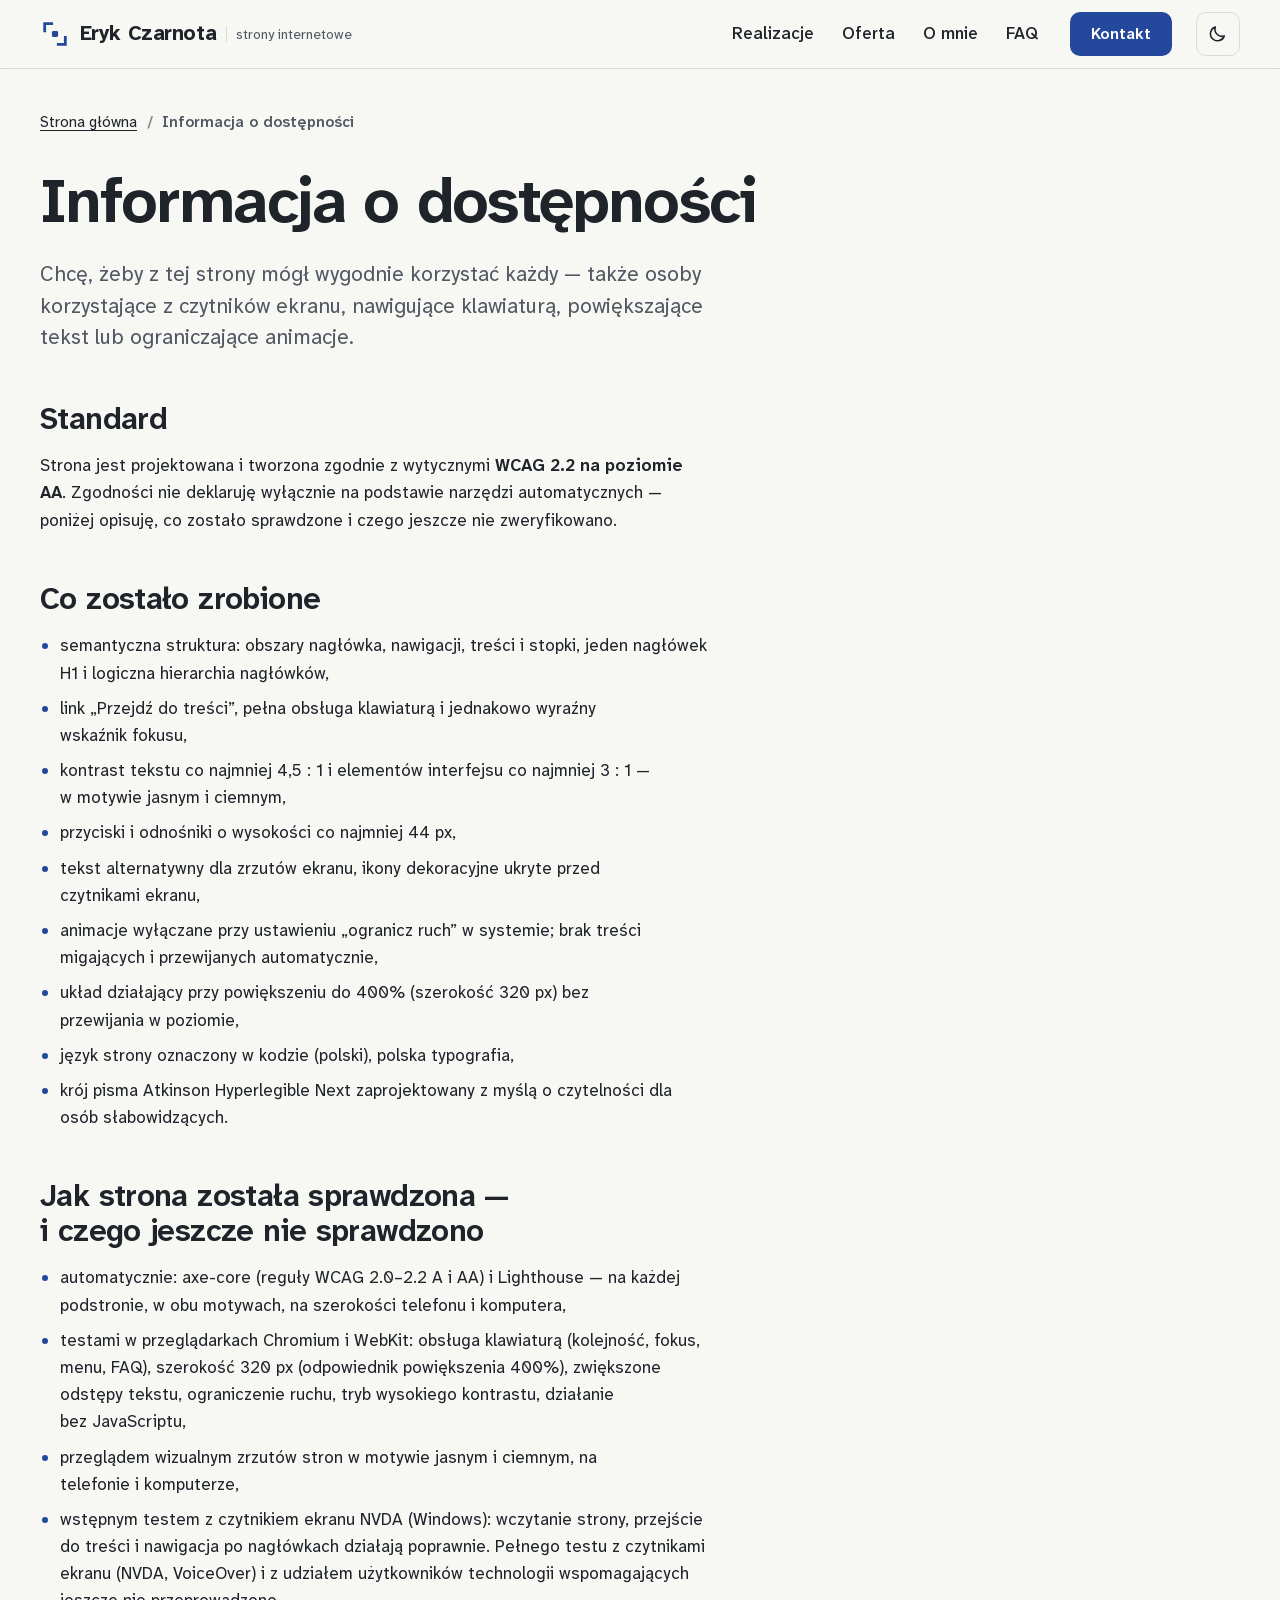
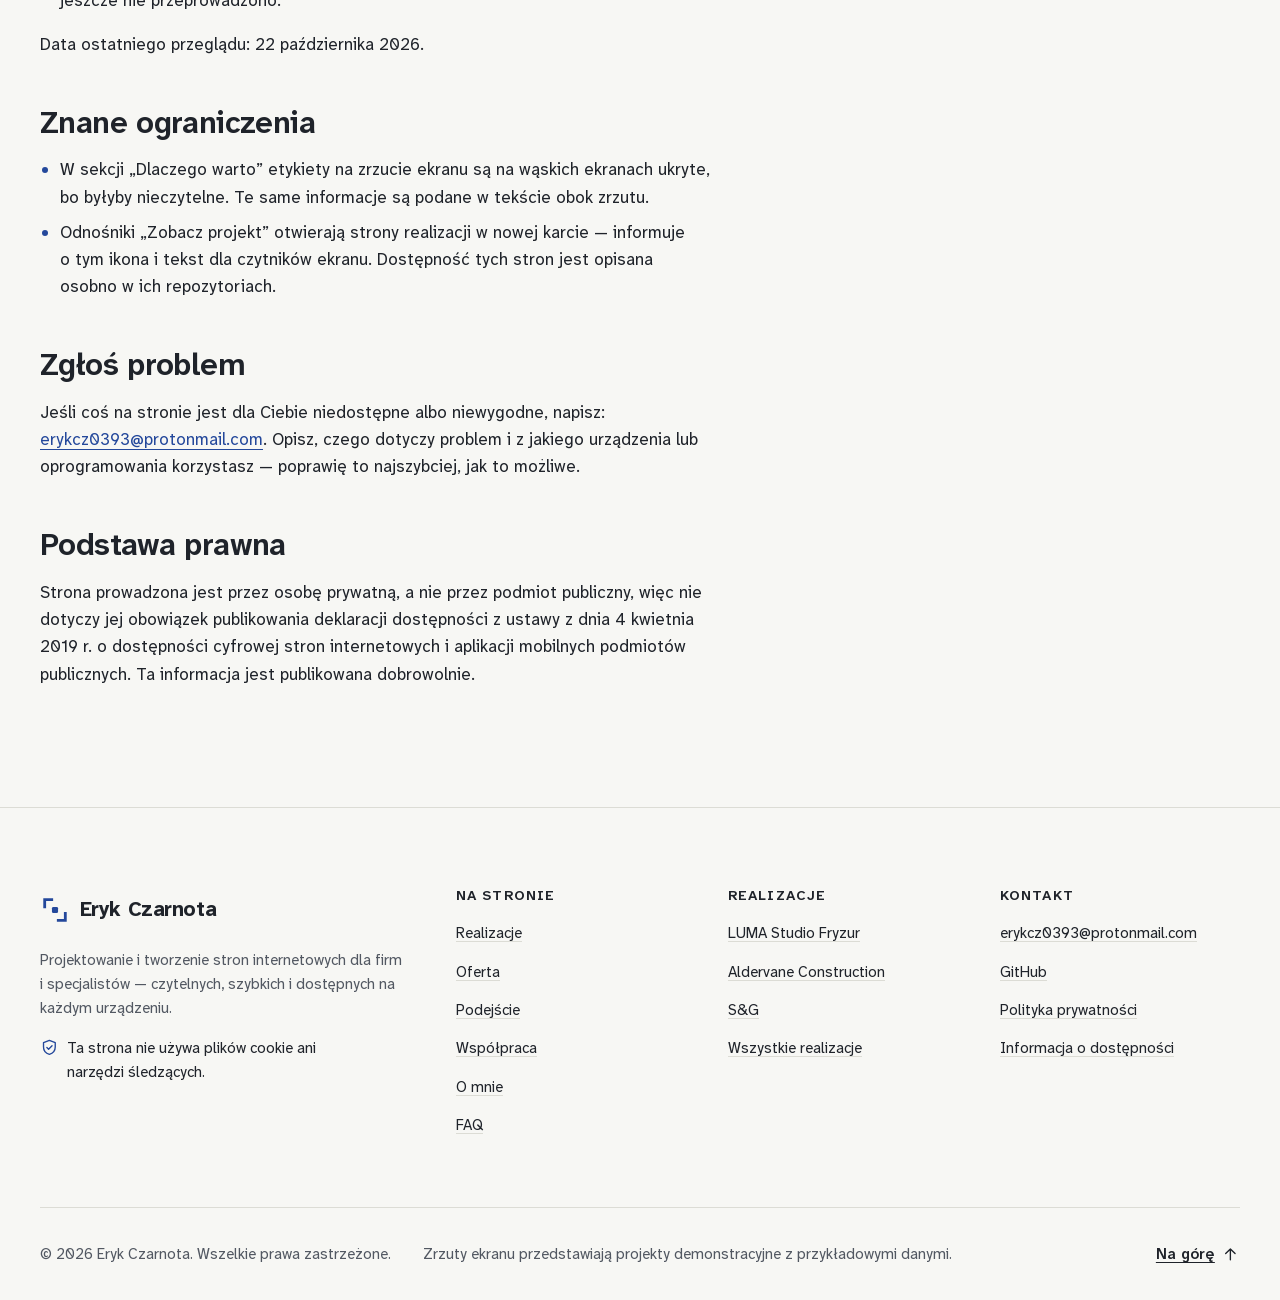
<file: dostepnosc.html>
<!doctype html>
<html lang="pl" dir="ltr">
  <head>
    <meta charset="utf-8" />
    <meta http-equiv="Content-Security-Policy" content="default-src 'none'; script-src 'self' 'sha256-Fnqz5usUp8S/g5ODVF9xJPYz32ws6yMzLYae2Eng40Q='; style-src 'self'; img-src 'self'; font-src 'self'; connect-src 'self'; form-action 'self'; base-uri 'none'; object-src 'none'" />
    <meta name="viewport" content="width=device-width, initial-scale=1" />
    <title>Informacja o dostępności – Eryk Czarnota</title>
    <meta
      name="description"
      content="Jak dbam o dostępność tej strony: standard WCAG 2.2 AA, metody testowania, znane ograniczenia i sposób zgłaszania problemów."
    />
    <link rel="canonical" href="https://erykcz93.github.io/portfolio/dostepnosc.html" />
    <meta name="robots" content="index, follow, max-image-preview:large" />
    <meta name="referrer" content="strict-origin-when-cross-origin" />
    <meta name="color-scheme" content="light dark" />
    <meta name="theme-color" content="#f7f7f4" media="(prefers-color-scheme: light)" />
    <meta name="theme-color" content="#121418" media="(prefers-color-scheme: dark)" />
    <meta name="author" content="Eryk Czarnota" />
    <!-- Ustawia motyw przed narysowaniem strony. Nie zmieniaj tej linii: jej skrót SHA-256 jest w CSP powyżej (patrz README). -->
    <!-- prettier-ignore -->
    <script>(function(){var d=document.documentElement;d.classList.add('js');try{var t=localStorage.getItem('motyw');if(t==='ciemny'){d.dataset.theme='dark'}else if(t==='jasny'){d.dataset.theme='light'}}catch(e){}})();</script>
    <link
      rel="preload"
      href="assets/fonts/atkinson-hyperlegible-next-pl-wght.woff2"
      as="font"
      type="font/woff2"
      crossorigin
    />
    <link rel="icon" href="favicon.ico" sizes="32x32" />
    <link rel="icon" href="assets/images/icons/favicon.svg" type="image/svg+xml" />
    <link rel="apple-touch-icon" href="assets/images/icons/apple-touch-icon.png" />
    <meta property="og:type" content="website" />
    <meta property="og:locale" content="pl_PL" />
    <meta property="og:site_name" content="Eryk Czarnota" />
    <meta property="og:title" content="Informacja o dostępności – Eryk Czarnota" />
    <meta
      property="og:description"
      content="Jak dbam o dostępność tej strony: standard WCAG 2.2 AA, metody testowania, znane ograniczenia i sposób zgłaszania problemów."
    />
    <meta property="og:url" content="https://erykcz93.github.io/portfolio/dostepnosc.html" />
    <meta property="og:image" content="https://erykcz93.github.io/portfolio/assets/images/og/strona-glowna.jpg" />
    <meta property="og:image:type" content="image/jpeg" />
    <meta property="og:image:width" content="1200" />
    <meta property="og:image:height" content="630" />
    <meta property="og:image:alt" content="Eryk Czarnota — projektowanie i tworzenie stron internetowych" />
    <meta name="twitter:card" content="summary_large_image" />
    <meta name="twitter:title" content="Informacja o dostępności – Eryk Czarnota" />
    <meta
      name="twitter:description"
      content="Jak dbam o dostępność tej strony: standard WCAG 2.2 AA, metody testowania, znane ograniczenia i sposób zgłaszania problemów."
    />
    <meta name="twitter:image" content="https://erykcz93.github.io/portfolio/assets/images/og/strona-glowna.jpg" />
    <meta name="twitter:image:alt" content="Eryk Czarnota — projektowanie i tworzenie stron internetowych" />
    <script type="application/ld+json">
      {
        "@context": "https://schema.org",
        "@graph": [
          {
            "@type": "WebSite",
            "@id": "https://erykcz93.github.io/portfolio/#witryna",
            "url": "https://erykcz93.github.io/portfolio/",
            "name": "Eryk Czarnota",
            "inLanguage": "pl-PL",
            "publisher": { "@id": "https://erykcz93.github.io/portfolio/#osoba" }
          },
          {
            "@type": "BreadcrumbList",
            "itemListElement": [
              {
                "@type": "ListItem",
                "position": 1,
                "name": "Strona główna",
                "item": "https://erykcz93.github.io/portfolio/"
              },
              {
                "@type": "ListItem",
                "position": 2,
                "name": "Informacja o dostępności",
                "item": "https://erykcz93.github.io/portfolio/dostepnosc.html"
              }
            ]
          }
        ]
      }
    </script>
    <link rel="stylesheet" href="assets/css/style.css" />
  </head>
  <body id="top">
    <!-- Zestaw ikon strony. Użycie: <svg class="icon" width="24" height="24" aria-hidden="true" focusable="false"><use href="#i-nazwa"></use></svg> -->
    <!-- prettier-ignore -->
    <svg class="sprite" width="0" height="0" aria-hidden="true" focusable="false">
      <symbol id="i-arrow-right" viewBox="0 0 24 24"><path d="M5 12h14M13 6l6 6-6 6"/></symbol>
      <symbol id="i-arrow-down" viewBox="0 0 24 24"><path d="M12 5v14M6 13l6 6 6-6"/></symbol>
      <symbol id="i-arrow-up" viewBox="0 0 24 24"><path d="M12 19V5M6 11l6-6 6 6"/></symbol>
      <symbol id="i-arrow-left" viewBox="0 0 24 24"><path d="M19 12H5M11 6l-6 6 6 6"/></symbol>
      <symbol id="i-external" viewBox="0 0 24 24"><path d="M14 4.5h5.5V10M19.5 4.5L11 13"/><path d="M17.5 14v4.5a1 1 0 0 1-1 1h-11a1 1 0 0 1-1-1v-11a1 1 0 0 1 1-1H10"/></symbol>
      <symbol id="i-check" viewBox="0 0 24 24"><path d="M5 12.5l4.2 4.2L19 7"/></symbol>
      <symbol id="i-info" viewBox="0 0 24 24"><circle cx="12" cy="12" r="9"/><path d="M12 11v5.5M12 7.6v.1"/></symbol>
      <symbol id="i-mail" viewBox="0 0 24 24"><rect x="3" y="5" width="18" height="14" rx="2"/><path d="M4 7l8 6 8-6"/></symbol>
      <symbol id="i-copy" viewBox="0 0 24 24"><rect x="8.5" y="8.5" width="11.5" height="11.5" rx="2"/><path d="M15.5 8.5V6a2 2 0 0 0-2-2H6a2 2 0 0 0-2 2v7.5a2 2 0 0 0 2 2h2.5"/></symbol>
      <symbol id="i-code" viewBox="0 0 24 24"><path d="M8.5 7l-5 5 5 5M15.5 7l5 5-5 5M13.5 4.5l-3 15"/></symbol>
      <symbol id="i-sun" viewBox="0 0 24 24"><circle cx="12" cy="12" r="4"/><path d="M12 2.5v2M12 19.5v2M4.6 4.6L6 6M18 18l1.4 1.4M2.5 12h2M19.5 12h2M4.6 19.4L6 18M18 6l1.4-1.4"/></symbol>
      <symbol id="i-moon" viewBox="0 0 24 24"><path d="M19.5 14.6A8 8 0 0 1 9.4 4.5a8 8 0 1 0 10.1 10.1z"/></symbol>
      <symbol id="i-card" viewBox="0 0 24 24"><rect x="3" y="5.5" width="18" height="13" rx="2"/><circle cx="8.5" cy="11" r="2"/><path d="M5.8 15.6c.6-1.3 1.6-2 2.7-2s2.1.7 2.7 2M14 10h4M14 13.5h3"/></symbol>
      <symbol id="i-target" viewBox="0 0 24 24"><circle cx="12" cy="12" r="8.5"/><circle cx="12" cy="12" r="4.5"/><circle cx="12" cy="12" r="1"/></symbol>
      <symbol id="i-frame" viewBox="0 0 24 24"><path d="M4 9V4h5M15 4h5v5M20 15v5h-5M9 20H4v-5"/><path d="M7.5 15.5l2.8-3.3 2.2 2.3 1.6-1.8 2.4 2.8"/></symbol>
      <symbol id="i-bag" viewBox="0 0 24 24"><path d="M5 8h14l-1.1 12.1a1 1 0 0 1-1 .9H7.1a1 1 0 0 1-1-.9z"/><path d="M9 10V6.5a3 3 0 0 1 6 0V10"/></symbol>
      <symbol id="i-refresh" viewBox="0 0 24 24"><path d="M19.5 11A7.8 7.8 0 0 0 5.6 6.6M4.5 13a7.8 7.8 0 0 0 13.9 4.4"/><path d="M5 3v4h4M19 21v-4h-4"/></symbol>
      <symbol id="i-gauge" viewBox="0 0 24 24"><path d="M4.2 17.5a8.6 8.6 0 1 1 15.6 0"/><path d="M12 13.5l4.2-4.2"/><circle cx="12" cy="13.5" r="1.2"/><path d="M8 17.5h8"/></symbol>
      <symbol id="i-devices" viewBox="0 0 24 24"><rect x="2.5" y="4" width="15" height="10.5" rx="1.5"/><path d="M7 18.5h5M9.5 14.5v4"/><rect x="15.5" y="9.5" width="6" height="10.5" rx="1.3"/></symbol>
      <symbol id="i-access" viewBox="0 0 24 24"><circle cx="12" cy="12" r="9"/><circle cx="12" cy="7.4" r="1.3"/><path d="M7.5 10.2l4.5.9 4.5-.9M12 11.1v3.3l-2.4 3.9M12 14.4l2.4 3.9"/></symbol>
      <symbol id="i-shield" viewBox="0 0 24 24"><path d="M12 3l7.5 3v5.6c0 4.5-3.2 8.1-7.5 9.4-4.3-1.3-7.5-4.9-7.5-9.4V6z"/><path d="M8.8 12.1l2.2 2.2 4.4-4.4"/></symbol>
      <symbol id="i-structure" viewBox="0 0 24 24"><rect x="9" y="3" width="6" height="4.5" rx="1"/><rect x="3" y="16.5" width="6" height="4.5" rx="1"/><rect x="15" y="16.5" width="6" height="4.5" rx="1"/><path d="M12 7.5V12M6 16.5V12h12v4.5"/></symbol>
    </svg>
    <div class="sentinel sentinel--header" data-header-sentinel aria-hidden="true"></div>
    <div class="sentinel sentinel--top" data-top-sentinel aria-hidden="true"></div>
    <a class="skip-link" href="#tresc">Przejdź do treści</a>
    <header class="site-header" data-header>
      <div class="container site-header__inner">
        <a class="brand" href="index.html">
          <svg class="brand__mark" viewBox="0 0 32 32" width="30" height="30" aria-hidden="true" focusable="false">
            <path
              d="M5 12.5V5h7.5M27 19.5V27h-7.5"
              fill="none"
              stroke="currentColor"
              stroke-width="3"
              stroke-linecap="square"
            />
            <rect x="12.75" y="12.75" width="6.5" height="6.5" rx="1.5" fill="currentColor" />
          </svg>
          <span class="brand__name">Eryk Czarnota</span> <span class="brand__tagline">strony internetowe</span>
          <span class="visually-hidden">— strona główna</span>
        </a>
        <button type="button" class="menu-toggle" aria-expanded="false" aria-controls="menu-glowne" data-menu-toggle>
          <span class="menu-toggle__bars" aria-hidden="true"></span> <span class="menu-toggle__label">Menu</span>
        </button>
        <nav id="menu-glowne" class="site-nav" aria-label="Główna">
          <ul class="site-nav__list" role="list">
            <li><a class="site-nav__link" href="index.html#realizacje" data-spy="realizacje"> Realizacje </a></li>
            <li><a class="site-nav__link" href="index.html#oferta" data-spy="oferta"> Oferta </a></li>
            <li><a class="site-nav__link" href="index.html#o-mnie" data-spy="o-mnie"> O&nbsp;mnie </a></li>
            <li><a class="site-nav__link" href="index.html#faq" data-spy="faq"> FAQ </a></li>
          </ul>
          <a class="btn btn--primary site-nav__cta" href="index.html#kontakt" data-spy="kontakt">Kontakt</a>
        </nav>
        <button type="button" class="theme-toggle" aria-pressed="false" data-theme-toggle>
          <span class="theme-toggle__moon">
            <svg class="icon" width="24" height="24" aria-hidden="true" focusable="false">
              <use href="#i-moon"></use>
            </svg>
          </span>
          <span class="theme-toggle__sun">
            <svg class="icon" width="24" height="24" aria-hidden="true" focusable="false">
              <use href="#i-sun"></use>
            </svg>
          </span>
          <span class="visually-hidden">Tryb ciemny</span>
        </button>
      </div>
    </header>
    <main id="tresc" tabindex="-1">
      <div class="container legal">
        <nav class="breadcrumbs" aria-label="Ścieżka nawigacji">
          <ol role="list">
            <li><a href="index.html">Strona główna</a></li>
            <li aria-current="page">Informacja o&nbsp;dostępności</li>
          </ol>
        </nav>
        <h1>Informacja o&nbsp;dostępności</h1>
        <div class="prose">
          <p class="lead">
            Chcę, żeby z&nbsp;tej strony mógł wygodnie korzystać każdy&nbsp;— także osoby korzystające z&nbsp;czytników
            ekranu, nawigujące klawiaturą, powiększające tekst lub ograniczające animacje.
          </p>
          <h2>Standard</h2>
          <p>
            Strona jest projektowana i&nbsp;tworzona zgodnie z&nbsp;wytycznymi <strong>WCAG 2.2 na poziomie AA</strong>.
            Zgodności nie deklaruję wyłącznie na podstawie narzędzi automatycznych&nbsp;— poniżej opisuję, co zostało
            sprawdzone i&nbsp;czego jeszcze nie zweryfikowano.
          </p>
          <h2>Co zostało zrobione</h2>
          <ul>
            <li>
              semantyczna struktura: obszary nagłówka, nawigacji, treści i&nbsp;stopki, jeden nagłówek H1
              i&nbsp;logiczna hierarchia nagłówków,
            </li>
            <li>link „Przejdź do treści”, pełna obsługa klawiaturą i&nbsp;jednakowo wyraźny wskaźnik fokusu,</li>
            <li>
              kontrast tekstu co najmniej 4,5 : 1 i&nbsp;elementów interfejsu co najmniej 3 : 1&nbsp;— w&nbsp;motywie
              jasnym i&nbsp;ciemnym,
            </li>
            <li>przyciski i&nbsp;odnośniki o&nbsp;wysokości co najmniej 44&nbsp;px,</li>
            <li>tekst alternatywny dla zrzutów ekranu, ikony dekoracyjne ukryte przed czytnikami ekranu,</li>
            <li>
              animacje wyłączane przy ustawieniu „ogranicz ruch” w&nbsp;systemie; brak treści migających
              i&nbsp;przewijanych automatycznie,
            </li>
            <li>układ działający przy powiększeniu do 400% (szerokość 320&nbsp;px) bez przewijania w&nbsp;poziomie,</li>
            <li>język strony oznaczony w&nbsp;kodzie (polski), polska typografia,</li>
            <li>
              krój pisma Atkinson Hyperlegible Next zaprojektowany z&nbsp;myślą o&nbsp;czytelności dla osób
              słabowidzących.
            </li>
          </ul>
          <h2>Jak strona została sprawdzona&nbsp;— i&nbsp;czego jeszcze nie sprawdzono</h2>
          <ul>
            <li>
              automatycznie: axe-core (reguły WCAG 2.0–2.2 A&nbsp;i&nbsp;AA) i&nbsp;Lighthouse&nbsp;— na każdej
              podstronie, w&nbsp;obu motywach, na szerokości telefonu i&nbsp;komputera,
            </li>
            <li>
              testami w&nbsp;przeglądarkach Chromium i&nbsp;WebKit: obsługa klawiaturą (kolejność, fokus, menu, FAQ),
              szerokość 320&nbsp;px (odpowiednik powiększenia 400%), zwiększone odstępy tekstu, ograniczenie ruchu, tryb
              wysokiego kontrastu, działanie bez JavaScriptu,
            </li>
            <li>
              przeglądem wizualnym zrzutów stron w&nbsp;motywie jasnym i&nbsp;ciemnym, na telefonie i&nbsp;komputerze,
            </li>
            <li>
              wstępnym testem z&nbsp;czytnikiem ekranu NVDA (Windows): wczytanie strony, przejście do treści
              i&nbsp;nawigacja po nagłówkach działają poprawnie. Pełnego testu z&nbsp;czytnikami ekranu (NVDA,
              VoiceOver) i&nbsp;z&nbsp;udziałem użytkowników technologii wspomagających jeszcze nie przeprowadzono.
            </li>
          </ul>
          <p>Data ostatniego przeglądu: 22 października 2026.</p>
          <h2>Znane ograniczenia</h2>
          <ul>
            <li>
              W&nbsp;sekcji „Dlaczego warto” etykiety na zrzucie ekranu są na wąskich ekranach ukryte, bo byłyby
              nieczytelne. Te same informacje są podane w&nbsp;tekście obok zrzutu.
            </li>
            <li>
              Odnośniki „Zobacz projekt” otwierają strony realizacji w&nbsp;nowej karcie&nbsp;— informuje o&nbsp;tym
              ikona i&nbsp;tekst dla czytników ekranu. Dostępność tych stron jest opisana osobno w&nbsp;ich
              repozytoriach.
            </li>
          </ul>
          <h2>Zgłoś problem</h2>
          <p>
            Jeśli coś na stronie jest dla Ciebie niedostępne albo niewygodne, napisz:
            <a href="mailto:erykcz0393@protonmail.com?subject=Zapytanie%20o%20stron%C4%99%20internetow%C4%85"
              >erykcz0393@protonmail.com</a
            >. Opisz, czego dotyczy problem i&nbsp;z&nbsp;jakiego urządzenia lub oprogramowania korzystasz&nbsp;—
            poprawię to najszybciej, jak to możliwe.
          </p>
          <h2>Podstawa prawna</h2>
          <p>
            Strona prowadzona jest przez osobę prywatną, a&nbsp;nie przez podmiot publiczny, więc nie dotyczy jej
            obowiązek publikowania deklaracji dostępności z&nbsp;ustawy z&nbsp;dnia 4 kwietnia 2019&nbsp;r.
            o&nbsp;dostępności cyfrowej stron internetowych i&nbsp;aplikacji mobilnych podmiotów publicznych. Ta
            informacja jest publikowana dobrowolnie.
          </p>
        </div>
      </div>
    </main>
    <footer class="site-footer">
      <div class="container site-footer__grid">
        <div class="site-footer__about">
          <a class="brand" href="index.html">
            <svg class="brand__mark" viewBox="0 0 32 32" width="30" height="30" aria-hidden="true" focusable="false">
              <path
                d="M5 12.5V5h7.5M27 19.5V27h-7.5"
                fill="none"
                stroke="currentColor"
                stroke-width="3"
                stroke-linecap="square"
              />
              <rect x="12.75" y="12.75" width="6.5" height="6.5" rx="1.5" fill="currentColor" />
            </svg>
            <span class="brand__name">Eryk Czarnota</span> <span class="visually-hidden">— strona główna</span>
          </a>
          <p>
            Projektowanie i&nbsp;tworzenie stron internetowych dla firm i&nbsp;specjalistów&nbsp;— czytelnych, szybkich
            i&nbsp;dostępnych na każdym urządzeniu.
          </p>
          <p class="site-footer__privacy">
            <svg class="icon" width="24" height="24" aria-hidden="true" focusable="false">
              <use href="#i-shield"></use>
            </svg>
            <span>Ta strona nie używa plików cookie ani narzędzi śledzących.</span>
          </p>
        </div>
        <nav class="site-footer__col" aria-labelledby="stopka-strona">
          <h2 id="stopka-strona" class="site-footer__title">Na stronie</h2>
          <ul role="list">
            <li><a href="index.html#realizacje">Realizacje</a></li>
            <li><a href="index.html#oferta">Oferta</a></li>
            <li><a href="index.html#pod-lupa">Podejście</a></li>
            <li><a href="index.html#proces">Współpraca</a></li>
            <li><a href="index.html#o-mnie">O&nbsp;mnie</a></li>
            <li><a href="index.html#faq">FAQ</a></li>
          </ul>
        </nav>
        <nav class="site-footer__col" aria-labelledby="stopka-realizacje">
          <h2 id="stopka-realizacje" class="site-footer__title">Realizacje</h2>
          <ul role="list">
            <li><a href="realizacje/luma-salon-fryzjerski.html">LUMA Studio Fryzur</a></li>
            <li><a href="realizacje/aldervane-firma-budowlana.html">Aldervane Construction</a></li>
            <li><a href="realizacje/sg-sklep-odziezowy.html">S&amp;G</a></li>
            <li><a href="realizacje.html">Wszystkie realizacje</a></li>
          </ul>
        </nav>
        <div class="site-footer__col">
          <h2 class="site-footer__title">Kontakt</h2>
          <ul role="list">
            <li>
              <a href="mailto:erykcz0393@protonmail.com?subject=Zapytanie%20o%20stron%C4%99%20internetow%C4%85"
                >erykcz0393@protonmail.com</a
              >
            </li>
            <li><a href="https://github.com/erykcz93">GitHub</a></li>
            <li><a href="polityka-prywatnosci.html">Polityka prywatności</a></li>
            <li><a href="dostepnosc.html">Informacja o&nbsp;dostępności</a></li>
          </ul>
        </div>
      </div>
      <div class="container site-footer__meta">
        <p>© <span data-current-year>2026</span> Eryk Czarnota. Wszelkie prawa zastrzeżone.</p>
        <p class="site-footer__note">
          Zrzuty ekranu przedstawiają projekty demonstracyjne z&nbsp;przykładowymi danymi.
        </p>
        <a class="site-footer__top" href="#top">
          Na górę
          <svg class="icon" width="24" height="24" aria-hidden="true" focusable="false">
            <use href="#i-arrow-up"></use>
          </svg>
        </a>
      </div>
    </footer>
    <!-- Pojawia się po przewinięciu ok. 400 px (assets/js/main.js). Zwykły odnośnik — działa też bez skryptów. --><a
      class="to-top"
      href="#top"
      data-to-top
    >
      <svg class="icon" width="24" height="24" aria-hidden="true" focusable="false"><use href="#i-arrow-up"></use></svg>
      <span class="visually-hidden">Wróć na górę strony</span>
    </a>
    <p class="visually-hidden" role="status" aria-live="polite" data-announcer></p>
    <script src="assets/js/main.js" defer></script>
  </body>
</html>
</file>
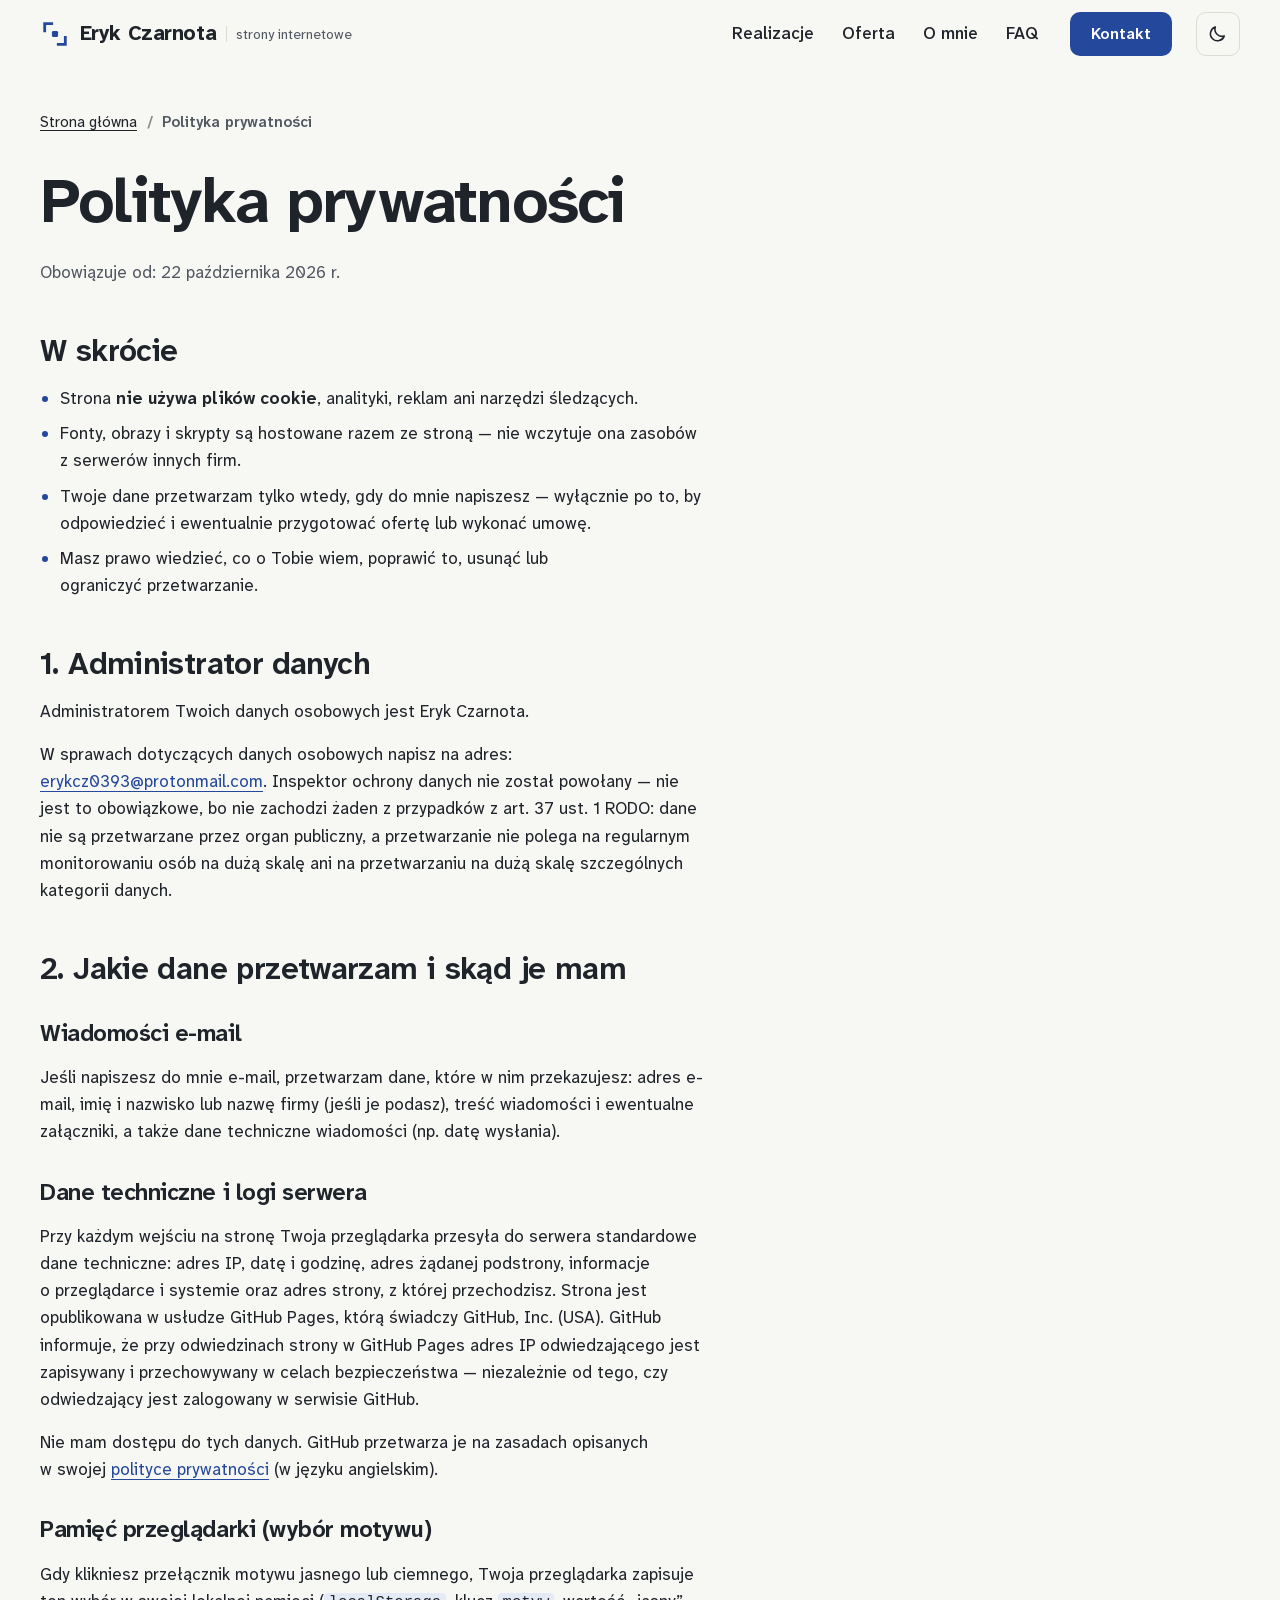
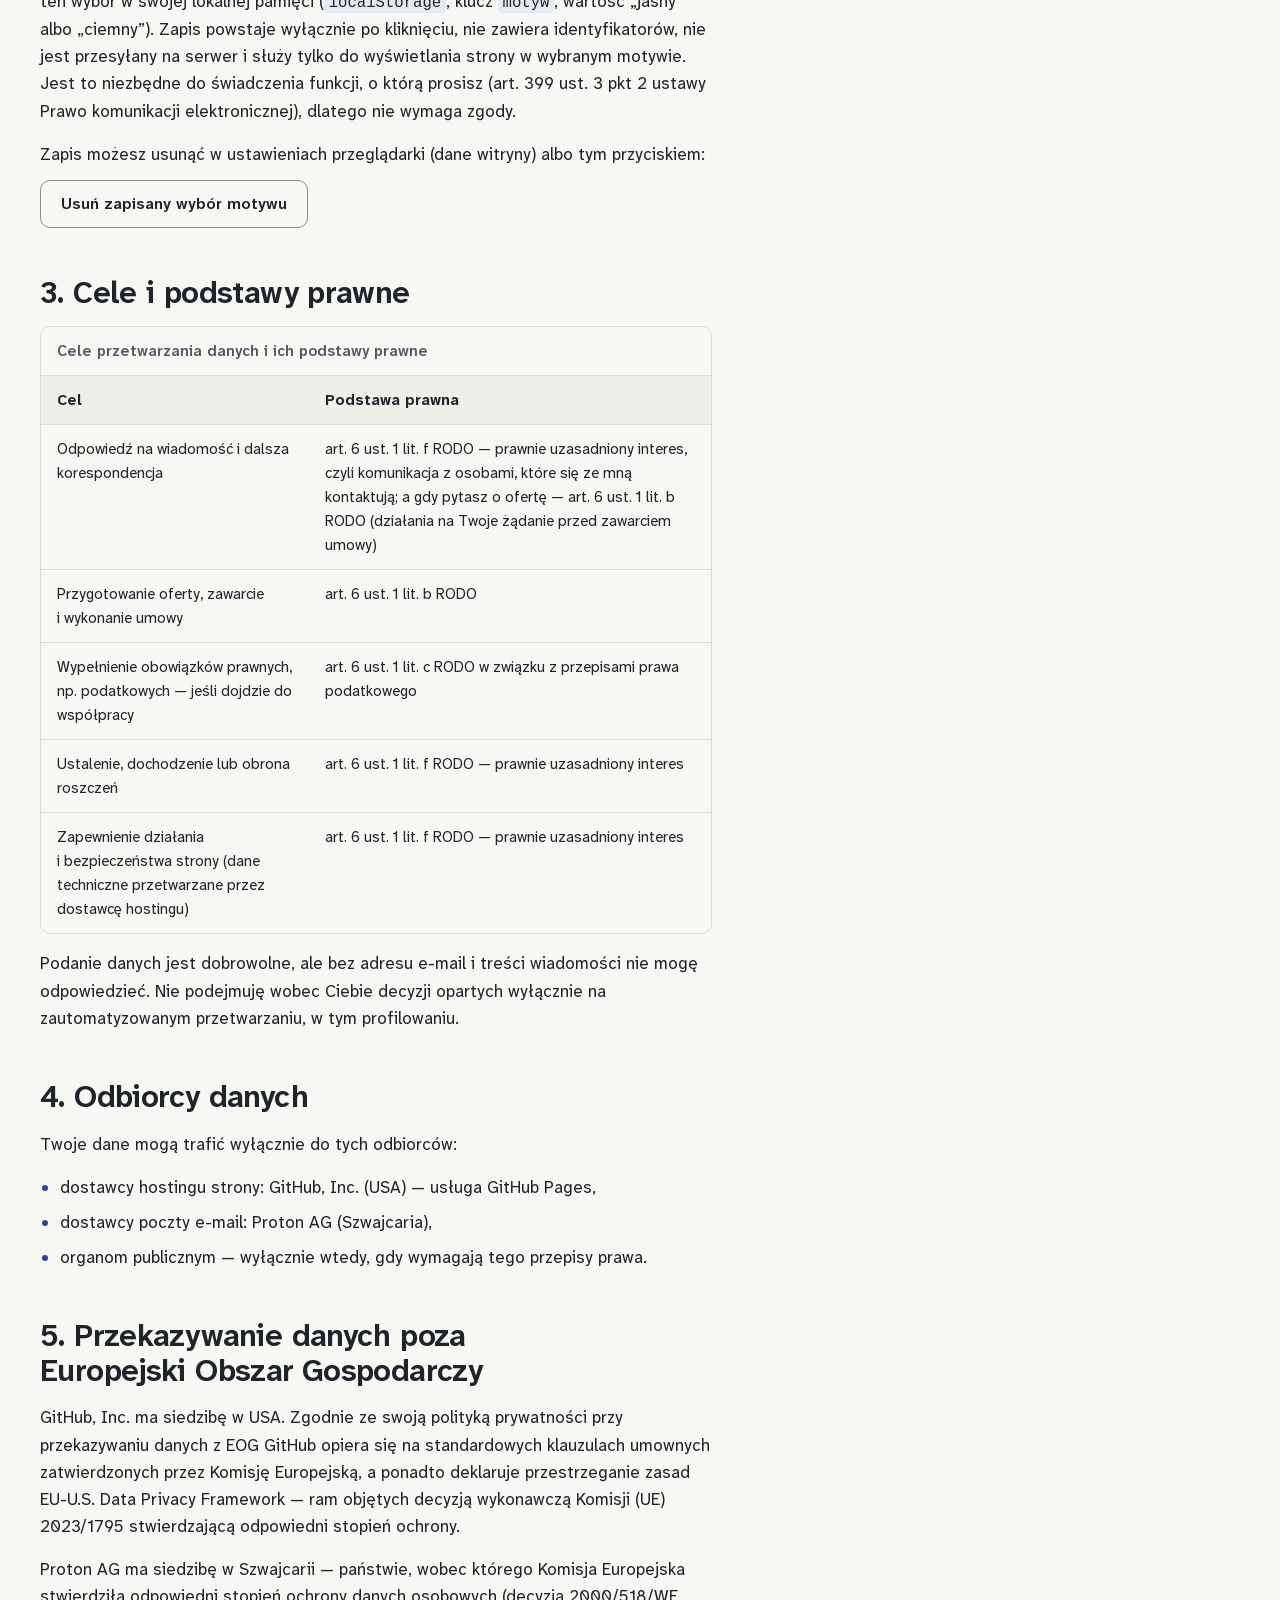
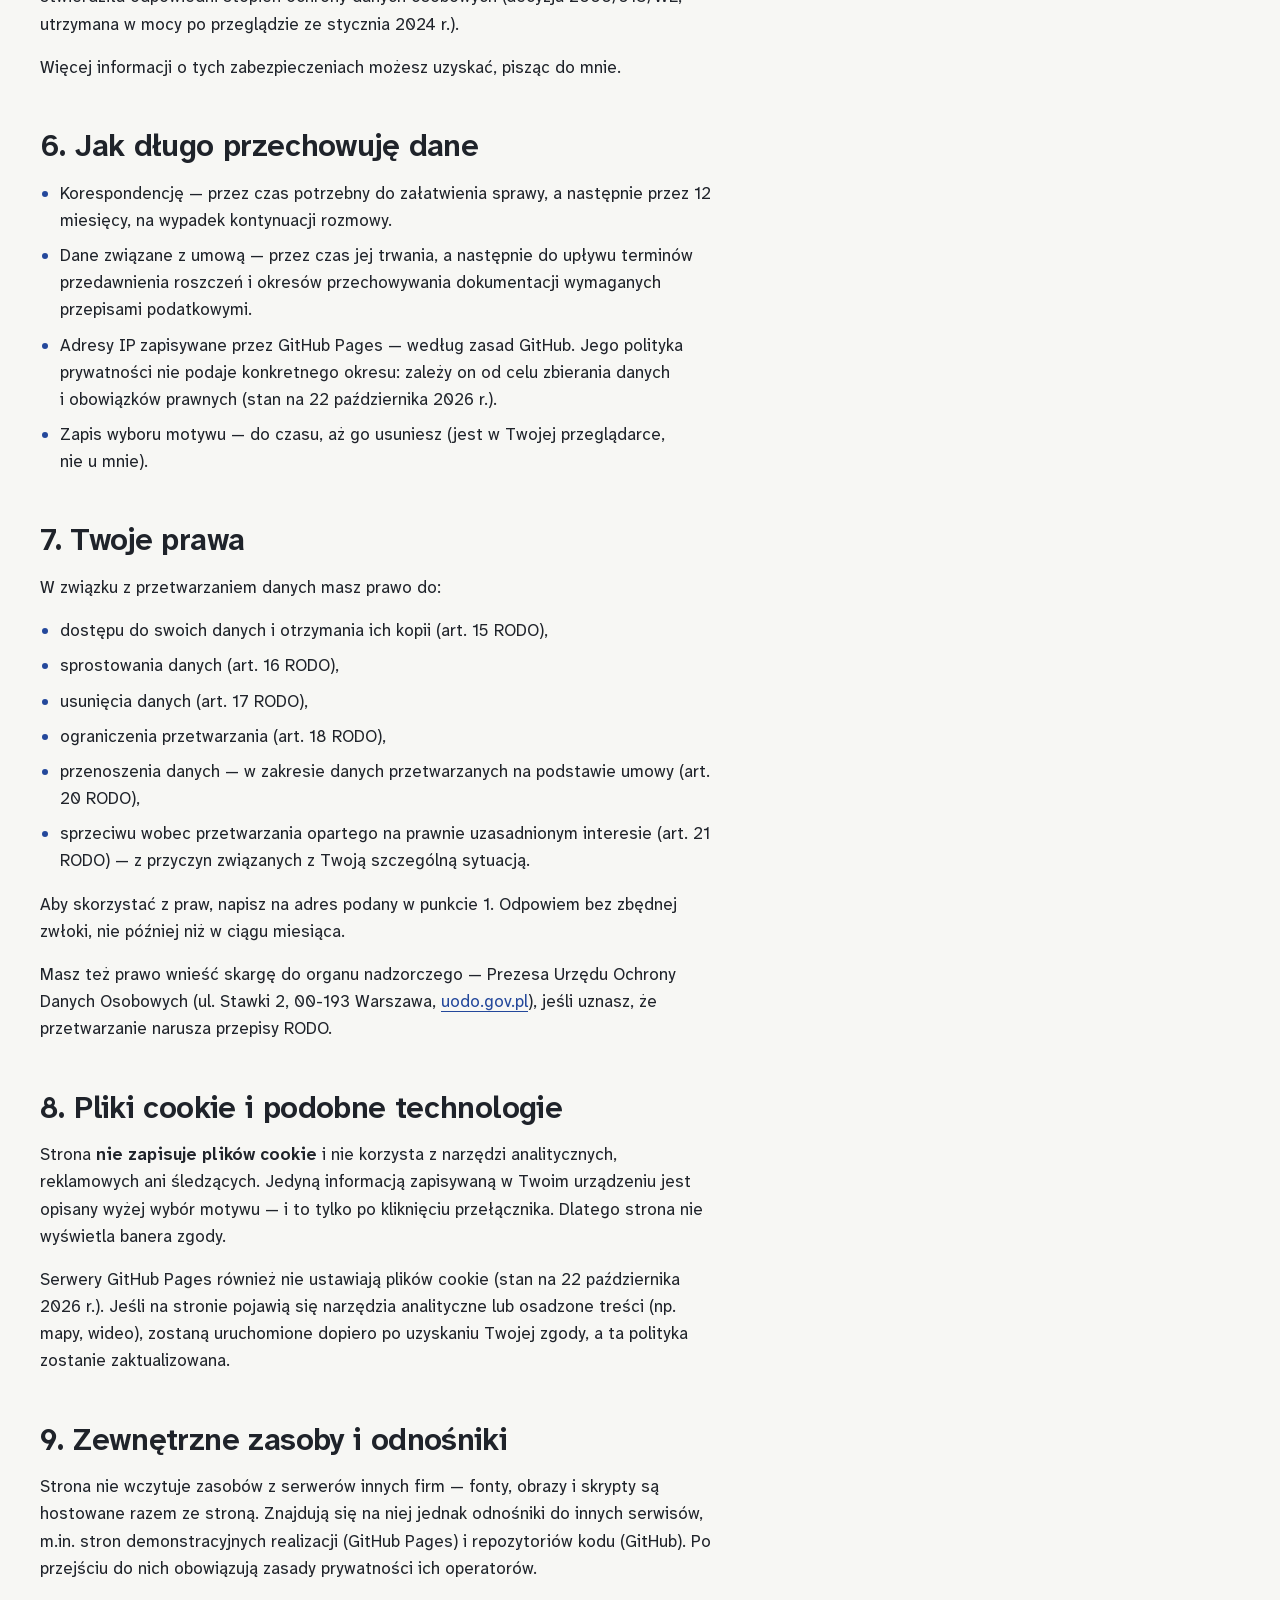
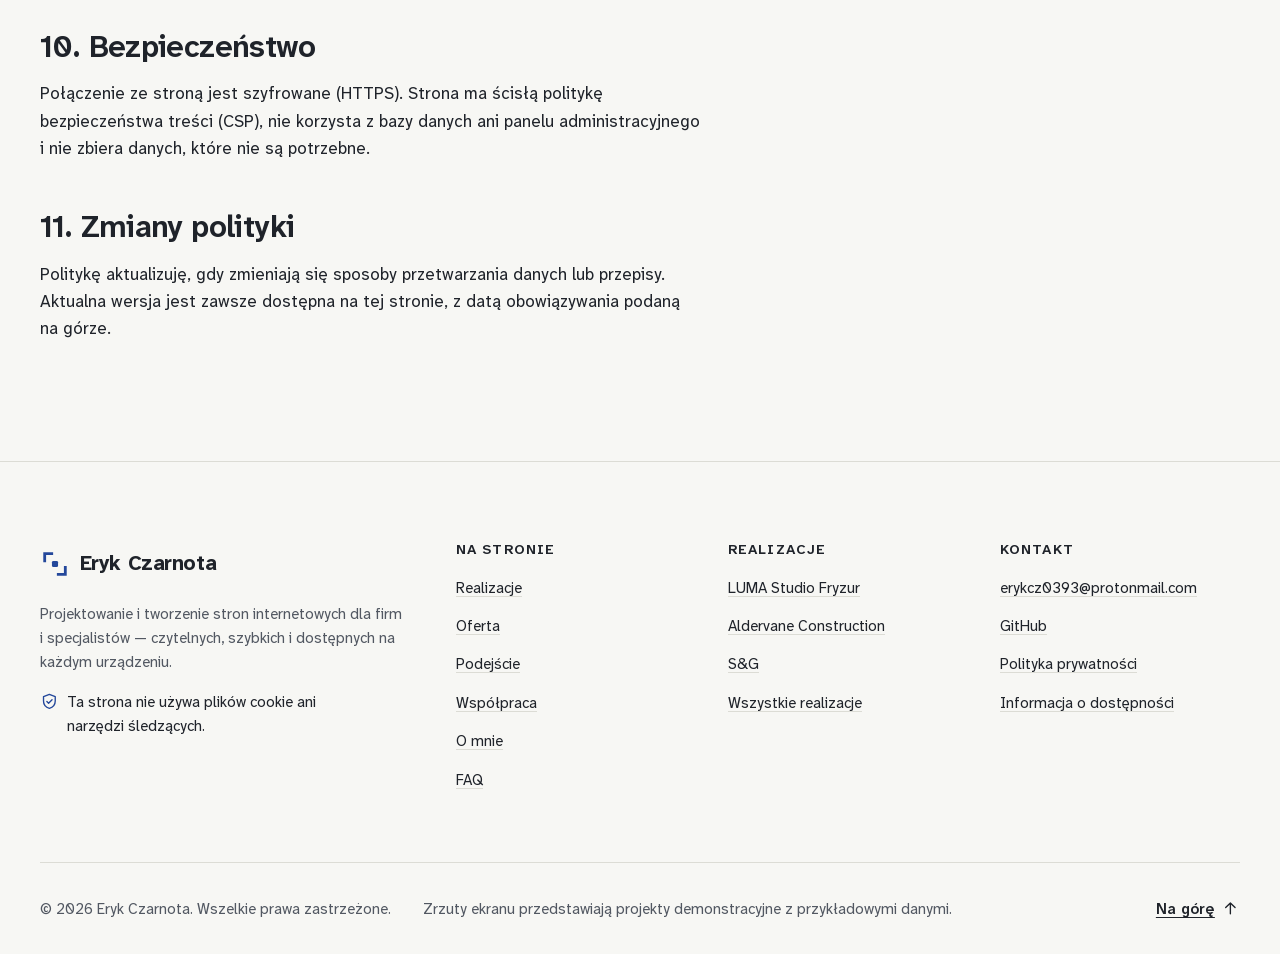
<file: polityka-prywatnosci.html>
<!doctype html>
<html lang="pl" dir="ltr">
  <head>
    <meta charset="utf-8" />
    <meta http-equiv="Content-Security-Policy" content="default-src 'none'; script-src 'self' 'sha256-Fnqz5usUp8S/g5ODVF9xJPYz32ws6yMzLYae2Eng40Q='; style-src 'self'; img-src 'self'; font-src 'self'; connect-src 'self'; form-action 'self'; base-uri 'none'; object-src 'none'" />
    <meta name="viewport" content="width=device-width, initial-scale=1" />
    <title>Polityka prywatności – Eryk Czarnota</title>
    <meta
      name="description"
      content="Jakie dane przetwarzam, w jakim celu i jak długo, komu je przekazuję oraz jakie prawa Ci przysługują. Strona nie używa plików cookie ani narzędzi śledzących."
    />
    <link rel="canonical" href="https://erykcz93.github.io/portfolio/polityka-prywatnosci.html" />
    <meta name="robots" content="index, follow, max-image-preview:large" />
    <meta name="referrer" content="strict-origin-when-cross-origin" />
    <meta name="color-scheme" content="light dark" />
    <meta name="theme-color" content="#f7f7f4" media="(prefers-color-scheme: light)" />
    <meta name="theme-color" content="#121418" media="(prefers-color-scheme: dark)" />
    <meta name="author" content="Eryk Czarnota" />
    <!-- Ustawia motyw przed narysowaniem strony. Nie zmieniaj tej linii: jej skrót SHA-256 jest w CSP powyżej (patrz README). -->
    <!-- prettier-ignore -->
    <script>(function(){var d=document.documentElement;d.classList.add('js');try{var t=localStorage.getItem('motyw');if(t==='ciemny'){d.dataset.theme='dark'}else if(t==='jasny'){d.dataset.theme='light'}}catch(e){}})();</script>
    <link
      rel="preload"
      href="assets/fonts/atkinson-hyperlegible-next-pl-wght.woff2"
      as="font"
      type="font/woff2"
      crossorigin
    />
    <link rel="icon" href="favicon.ico" sizes="32x32" />
    <link rel="icon" href="assets/images/icons/favicon.svg" type="image/svg+xml" />
    <link rel="apple-touch-icon" href="assets/images/icons/apple-touch-icon.png" />
    <meta property="og:type" content="website" />
    <meta property="og:locale" content="pl_PL" />
    <meta property="og:site_name" content="Eryk Czarnota" />
    <meta property="og:title" content="Polityka prywatności – Eryk Czarnota" />
    <meta
      property="og:description"
      content="Jakie dane przetwarzam, w jakim celu i jak długo, komu je przekazuję oraz jakie prawa Ci przysługują. Strona nie używa plików cookie ani narzędzi śledzących."
    />
    <meta property="og:url" content="https://erykcz93.github.io/portfolio/polityka-prywatnosci.html" />
    <meta property="og:image" content="https://erykcz93.github.io/portfolio/assets/images/og/strona-glowna.jpg" />
    <meta property="og:image:type" content="image/jpeg" />
    <meta property="og:image:width" content="1200" />
    <meta property="og:image:height" content="630" />
    <meta property="og:image:alt" content="Eryk Czarnota — projektowanie i tworzenie stron internetowych" />
    <meta name="twitter:card" content="summary_large_image" />
    <meta name="twitter:title" content="Polityka prywatności – Eryk Czarnota" />
    <meta
      name="twitter:description"
      content="Jakie dane przetwarzam, w jakim celu i jak długo, komu je przekazuję oraz jakie prawa Ci przysługują. Strona nie używa plików cookie ani narzędzi śledzących."
    />
    <meta name="twitter:image" content="https://erykcz93.github.io/portfolio/assets/images/og/strona-glowna.jpg" />
    <meta name="twitter:image:alt" content="Eryk Czarnota — projektowanie i tworzenie stron internetowych" />
    <script type="application/ld+json">
      {
        "@context": "https://schema.org",
        "@graph": [
          {
            "@type": "WebSite",
            "@id": "https://erykcz93.github.io/portfolio/#witryna",
            "url": "https://erykcz93.github.io/portfolio/",
            "name": "Eryk Czarnota",
            "inLanguage": "pl-PL",
            "publisher": { "@id": "https://erykcz93.github.io/portfolio/#osoba" }
          },
          {
            "@type": "BreadcrumbList",
            "itemListElement": [
              {
                "@type": "ListItem",
                "position": 1,
                "name": "Strona główna",
                "item": "https://erykcz93.github.io/portfolio/"
              },
              {
                "@type": "ListItem",
                "position": 2,
                "name": "Polityka prywatności",
                "item": "https://erykcz93.github.io/portfolio/polityka-prywatnosci.html"
              }
            ]
          }
        ]
      }
    </script>
    <link rel="stylesheet" href="assets/css/style.css" />
  </head>
  <body id="top">
    <!-- Zestaw ikon strony. Użycie: <svg class="icon" width="24" height="24" aria-hidden="true" focusable="false"><use href="#i-nazwa"></use></svg> -->
    <!-- prettier-ignore -->
    <svg class="sprite" width="0" height="0" aria-hidden="true" focusable="false">
      <symbol id="i-arrow-right" viewBox="0 0 24 24"><path d="M5 12h14M13 6l6 6-6 6"/></symbol>
      <symbol id="i-arrow-down" viewBox="0 0 24 24"><path d="M12 5v14M6 13l6 6 6-6"/></symbol>
      <symbol id="i-arrow-up" viewBox="0 0 24 24"><path d="M12 19V5M6 11l6-6 6 6"/></symbol>
      <symbol id="i-arrow-left" viewBox="0 0 24 24"><path d="M19 12H5M11 6l-6 6 6 6"/></symbol>
      <symbol id="i-external" viewBox="0 0 24 24"><path d="M14 4.5h5.5V10M19.5 4.5L11 13"/><path d="M17.5 14v4.5a1 1 0 0 1-1 1h-11a1 1 0 0 1-1-1v-11a1 1 0 0 1 1-1H10"/></symbol>
      <symbol id="i-check" viewBox="0 0 24 24"><path d="M5 12.5l4.2 4.2L19 7"/></symbol>
      <symbol id="i-info" viewBox="0 0 24 24"><circle cx="12" cy="12" r="9"/><path d="M12 11v5.5M12 7.6v.1"/></symbol>
      <symbol id="i-mail" viewBox="0 0 24 24"><rect x="3" y="5" width="18" height="14" rx="2"/><path d="M4 7l8 6 8-6"/></symbol>
      <symbol id="i-copy" viewBox="0 0 24 24"><rect x="8.5" y="8.5" width="11.5" height="11.5" rx="2"/><path d="M15.5 8.5V6a2 2 0 0 0-2-2H6a2 2 0 0 0-2 2v7.5a2 2 0 0 0 2 2h2.5"/></symbol>
      <symbol id="i-code" viewBox="0 0 24 24"><path d="M8.5 7l-5 5 5 5M15.5 7l5 5-5 5M13.5 4.5l-3 15"/></symbol>
      <symbol id="i-sun" viewBox="0 0 24 24"><circle cx="12" cy="12" r="4"/><path d="M12 2.5v2M12 19.5v2M4.6 4.6L6 6M18 18l1.4 1.4M2.5 12h2M19.5 12h2M4.6 19.4L6 18M18 6l1.4-1.4"/></symbol>
      <symbol id="i-moon" viewBox="0 0 24 24"><path d="M19.5 14.6A8 8 0 0 1 9.4 4.5a8 8 0 1 0 10.1 10.1z"/></symbol>
      <symbol id="i-card" viewBox="0 0 24 24"><rect x="3" y="5.5" width="18" height="13" rx="2"/><circle cx="8.5" cy="11" r="2"/><path d="M5.8 15.6c.6-1.3 1.6-2 2.7-2s2.1.7 2.7 2M14 10h4M14 13.5h3"/></symbol>
      <symbol id="i-target" viewBox="0 0 24 24"><circle cx="12" cy="12" r="8.5"/><circle cx="12" cy="12" r="4.5"/><circle cx="12" cy="12" r="1"/></symbol>
      <symbol id="i-frame" viewBox="0 0 24 24"><path d="M4 9V4h5M15 4h5v5M20 15v5h-5M9 20H4v-5"/><path d="M7.5 15.5l2.8-3.3 2.2 2.3 1.6-1.8 2.4 2.8"/></symbol>
      <symbol id="i-bag" viewBox="0 0 24 24"><path d="M5 8h14l-1.1 12.1a1 1 0 0 1-1 .9H7.1a1 1 0 0 1-1-.9z"/><path d="M9 10V6.5a3 3 0 0 1 6 0V10"/></symbol>
      <symbol id="i-refresh" viewBox="0 0 24 24"><path d="M19.5 11A7.8 7.8 0 0 0 5.6 6.6M4.5 13a7.8 7.8 0 0 0 13.9 4.4"/><path d="M5 3v4h4M19 21v-4h-4"/></symbol>
      <symbol id="i-gauge" viewBox="0 0 24 24"><path d="M4.2 17.5a8.6 8.6 0 1 1 15.6 0"/><path d="M12 13.5l4.2-4.2"/><circle cx="12" cy="13.5" r="1.2"/><path d="M8 17.5h8"/></symbol>
      <symbol id="i-devices" viewBox="0 0 24 24"><rect x="2.5" y="4" width="15" height="10.5" rx="1.5"/><path d="M7 18.5h5M9.5 14.5v4"/><rect x="15.5" y="9.5" width="6" height="10.5" rx="1.3"/></symbol>
      <symbol id="i-access" viewBox="0 0 24 24"><circle cx="12" cy="12" r="9"/><circle cx="12" cy="7.4" r="1.3"/><path d="M7.5 10.2l4.5.9 4.5-.9M12 11.1v3.3l-2.4 3.9M12 14.4l2.4 3.9"/></symbol>
      <symbol id="i-shield" viewBox="0 0 24 24"><path d="M12 3l7.5 3v5.6c0 4.5-3.2 8.1-7.5 9.4-4.3-1.3-7.5-4.9-7.5-9.4V6z"/><path d="M8.8 12.1l2.2 2.2 4.4-4.4"/></symbol>
      <symbol id="i-structure" viewBox="0 0 24 24"><rect x="9" y="3" width="6" height="4.5" rx="1"/><rect x="3" y="16.5" width="6" height="4.5" rx="1"/><rect x="15" y="16.5" width="6" height="4.5" rx="1"/><path d="M12 7.5V12M6 16.5V12h12v4.5"/></symbol>
    </svg>
    <div class="sentinel sentinel--header" data-header-sentinel aria-hidden="true"></div>
    <div class="sentinel sentinel--top" data-top-sentinel aria-hidden="true"></div>
    <a class="skip-link" href="#tresc">Przejdź do treści</a>
    <header class="site-header" data-header>
      <div class="container site-header__inner">
        <a class="brand" href="index.html">
          <svg class="brand__mark" viewBox="0 0 32 32" width="30" height="30" aria-hidden="true" focusable="false">
            <path
              d="M5 12.5V5h7.5M27 19.5V27h-7.5"
              fill="none"
              stroke="currentColor"
              stroke-width="3"
              stroke-linecap="square"
            />
            <rect x="12.75" y="12.75" width="6.5" height="6.5" rx="1.5" fill="currentColor" />
          </svg>
          <span class="brand__name">Eryk Czarnota</span> <span class="brand__tagline">strony internetowe</span>
          <span class="visually-hidden">— strona główna</span>
        </a>
        <button type="button" class="menu-toggle" aria-expanded="false" aria-controls="menu-glowne" data-menu-toggle>
          <span class="menu-toggle__bars" aria-hidden="true"></span> <span class="menu-toggle__label">Menu</span>
        </button>
        <nav id="menu-glowne" class="site-nav" aria-label="Główna">
          <ul class="site-nav__list" role="list">
            <li><a class="site-nav__link" href="index.html#realizacje" data-spy="realizacje"> Realizacje </a></li>
            <li><a class="site-nav__link" href="index.html#oferta" data-spy="oferta"> Oferta </a></li>
            <li><a class="site-nav__link" href="index.html#o-mnie" data-spy="o-mnie"> O&nbsp;mnie </a></li>
            <li><a class="site-nav__link" href="index.html#faq" data-spy="faq"> FAQ </a></li>
          </ul>
          <a class="btn btn--primary site-nav__cta" href="index.html#kontakt" data-spy="kontakt">Kontakt</a>
        </nav>
        <button type="button" class="theme-toggle" aria-pressed="false" data-theme-toggle>
          <span class="theme-toggle__moon">
            <svg class="icon" width="24" height="24" aria-hidden="true" focusable="false">
              <use href="#i-moon"></use>
            </svg>
          </span>
          <span class="theme-toggle__sun">
            <svg class="icon" width="24" height="24" aria-hidden="true" focusable="false">
              <use href="#i-sun"></use>
            </svg>
          </span>
          <span class="visually-hidden">Tryb ciemny</span>
        </button>
      </div>
    </header>
    <main id="tresc" tabindex="-1">
      <div class="container legal">
        <nav class="breadcrumbs" aria-label="Ścieżka nawigacji">
          <ol role="list">
            <li><a href="index.html">Strona główna</a></li>
            <li aria-current="page">Polityka prywatności</li>
          </ol>
        </nav>
        <h1>Polityka prywatności</h1>
        <div class="prose legal__body">
          <p class="legal__meta">Obowiązuje od: 22 października 2026&nbsp;r.</p>
          <h2 id="w-skrocie">W&nbsp;skrócie</h2>
          <ul>
            <li>Strona <strong>nie używa plików cookie</strong>, analityki, reklam ani narzędzi śledzących.</li>
            <li>
              Fonty, obrazy i&nbsp;skrypty są hostowane razem ze stroną&nbsp;— nie wczytuje ona zasobów z&nbsp;serwerów
              innych firm.
            </li>
            <li>
              Twoje dane przetwarzam tylko wtedy, gdy do mnie napiszesz&nbsp;— wyłącznie po to, by odpowiedzieć
              i&nbsp;ewentualnie przygotować ofertę lub wykonać umowę.
            </li>
            <li>Masz prawo wiedzieć, co o&nbsp;Tobie wiem, poprawić to, usunąć lub ograniczyć przetwarzanie.</li>
          </ul>
          <h2 id="administrator">1. Administrator danych</h2>
          <p>Administratorem Twoich danych osobowych jest Eryk Czarnota.</p>
          <p>
            W&nbsp;sprawach dotyczących danych osobowych napisz na adres:
            <a href="mailto:erykcz0393@protonmail.com?subject=Zapytanie%20o%20stron%C4%99%20internetow%C4%85"
              >erykcz0393@protonmail.com</a
            >. Inspektor ochrony danych nie został powołany&nbsp;— nie jest to obowiązkowe, bo nie zachodzi żaden
            z&nbsp;przypadków z&nbsp;art. 37 ust. 1 RODO: dane nie są przetwarzane przez organ publiczny,
            a&nbsp;przetwarzanie nie polega na regularnym monitorowaniu osób na dużą skalę ani na przetwarzaniu na dużą
            skalę szczególnych kategorii danych.
          </p>
          <h2 id="dane">2. Jakie dane przetwarzam i&nbsp;skąd je mam</h2>
          <h3>Wiadomości e-mail</h3>
          <p>
            Jeśli napiszesz do mnie e-mail, przetwarzam dane, które w&nbsp;nim przekazujesz: adres e-mail, imię
            i&nbsp;nazwisko lub nazwę firmy (jeśli je podasz), treść wiadomości i&nbsp;ewentualne załączniki,
            a&nbsp;także dane techniczne wiadomości (np. datę wysłania).
          </p>
          <h3>Dane techniczne i&nbsp;logi serwera</h3>
          <p>
            Przy każdym wejściu na stronę Twoja przeglądarka przesyła do serwera standardowe dane techniczne: adres IP,
            datę i godzinę, adres żądanej podstrony, informacje o&nbsp;przeglądarce i&nbsp;systemie oraz adres strony,
            z&nbsp;której przechodzisz. Strona jest opublikowana w&nbsp;usłudze GitHub Pages, którą świadczy GitHub,
            Inc. (USA). GitHub informuje, że przy odwiedzinach strony w&nbsp;GitHub Pages adres IP odwiedzającego jest
            zapisywany i&nbsp;przechowywany w&nbsp;celach bezpieczeństwa&nbsp;— niezależnie od tego, czy odwiedzający
            jest zalogowany w&nbsp;serwisie GitHub.
          </p>
          <p>
            Nie mam dostępu do tych danych. GitHub przetwarza je na zasadach opisanych w&nbsp;swojej
            <a href="https://docs.github.com/en/site-policy/privacy-policies/github-general-privacy-statement"
              >polityce prywatności</a
            >
            (w&nbsp;języku angielskim).
          </p>
          <h3>Pamięć przeglądarki (wybór motywu)</h3>
          <p>
            Gdy klikniesz przełącznik motywu jasnego lub ciemnego, Twoja przeglądarka zapisuje ten wybór w&nbsp;swojej
            lokalnej pamięci (<code>localStorage</code>, klucz <code>motyw</code>, wartość „jasny” albo „ciemny”). Zapis
            powstaje wyłącznie po kliknięciu, nie zawiera identyfikatorów, nie jest przesyłany na serwer i&nbsp;służy
            tylko do wyświetlania strony w&nbsp;wybranym motywie. Jest to niezbędne do świadczenia funkcji, o&nbsp;którą
            prosisz (art. 399 ust. 3&nbsp;pkt 2 ustawy Prawo komunikacji elektronicznej), dlatego nie wymaga zgody.
          </p>
          <p>
            Zapis możesz usunąć w&nbsp;ustawieniach przeglądarki (dane witryny) albo tym przyciskiem:
            <button type="button" class="btn btn--secondary legal__reset" data-theme-reset hidden>
              Usuń zapisany wybór motywu
            </button>
          </p>
          <h2 id="cele">3. Cele i&nbsp;podstawy prawne</h2>
          <section class="table-wrap" aria-labelledby="tabela-cele" tabindex="0">
            <table>
              <caption id="tabela-cele">
                Cele przetwarzania danych i&nbsp;ich podstawy prawne
              </caption>
              <thead>
                <tr>
                  <th scope="col">Cel</th>
                  <th scope="col">Podstawa prawna</th>
                </tr>
              </thead>
              <tbody>
                <tr>
                  <td>Odpowiedź na wiadomość i&nbsp;dalsza korespondencja</td>
                  <td>
                    art. 6 ust. 1 lit. f RODO&nbsp;— prawnie uzasadniony interes, czyli komunikacja z&nbsp;osobami,
                    które się ze mną kontaktują; a&nbsp;gdy pytasz o&nbsp;ofertę&nbsp;— art. 6 ust. 1 lit. b RODO
                    (działania na Twoje żądanie przed zawarciem umowy)
                  </td>
                </tr>
                <tr>
                  <td>Przygotowanie oferty, zawarcie i&nbsp;wykonanie umowy</td>
                  <td>art. 6 ust. 1 lit. b RODO</td>
                </tr>
                <tr>
                  <td>Wypełnienie obowiązków prawnych, np. podatkowych&nbsp;— jeśli dojdzie do współpracy</td>
                  <td>art. 6 ust. 1 lit. c RODO w&nbsp;związku z&nbsp;przepisami prawa podatkowego</td>
                </tr>
                <tr>
                  <td>Ustalenie, dochodzenie lub obrona roszczeń</td>
                  <td>art. 6 ust. 1 lit. f RODO&nbsp;— prawnie uzasadniony interes</td>
                </tr>
                <tr>
                  <td>
                    Zapewnienie działania i&nbsp;bezpieczeństwa strony (dane techniczne przetwarzane przez dostawcę
                    hostingu)
                  </td>
                  <td>art. 6 ust. 1 lit. f RODO&nbsp;— prawnie uzasadniony interes</td>
                </tr>
              </tbody>
            </table>
          </section>
          <p>
            Podanie danych jest dobrowolne, ale bez adresu e-mail i&nbsp;treści wiadomości nie mogę odpowiedzieć. Nie
            podejmuję wobec Ciebie decyzji opartych wyłącznie na zautomatyzowanym przetwarzaniu, w&nbsp;tym
            profilowaniu.
          </p>
          <h2 id="odbiorcy">4. Odbiorcy danych</h2>
          <p>Twoje dane mogą trafić wyłącznie do tych odbiorców:</p>
          <ul>
            <li>dostawcy hostingu strony: GitHub, Inc. (USA)&nbsp;— usługa GitHub Pages,</li>
            <li>dostawcy poczty e-mail: Proton AG (Szwajcaria),</li>
            <li>organom publicznym&nbsp;— wyłącznie wtedy, gdy wymagają tego przepisy prawa.</li>
          </ul>
          <h2 id="poza-eog">5. Przekazywanie danych poza Europejski Obszar Gospodarczy</h2>
          <p>
            GitHub, Inc. ma siedzibę w&nbsp;USA. Zgodnie ze swoją polityką prywatności przy przekazywaniu danych
            z&nbsp;EOG GitHub opiera się na standardowych klauzulach umownych zatwierdzonych przez Komisję Europejską,
            a&nbsp;ponadto deklaruje przestrzeganie zasad EU-U.S. Data Privacy Framework&nbsp;— ram objętych decyzją
            wykonawczą Komisji (UE) 2023/1795 stwierdzającą odpowiedni stopień ochrony.
          </p>
          <p>
            Proton AG ma siedzibę w&nbsp;Szwajcarii&nbsp;— państwie, wobec którego Komisja Europejska stwierdziła
            odpowiedni stopień ochrony danych osobowych (decyzja 2000/518/WE, utrzymana w&nbsp;mocy po przeglądzie ze
            stycznia 2024&nbsp;r.).
          </p>
          <p>Więcej informacji o&nbsp;tych zabezpieczeniach możesz uzyskać, pisząc do mnie.</p>
          <h2 id="okres">6. Jak długo przechowuję dane</h2>
          <ul>
            <li>
              Korespondencję&nbsp;— przez czas potrzebny do załatwienia sprawy, a&nbsp;następnie przez 12 miesięcy, na
              wypadek kontynuacji rozmowy.
            </li>
            <li>
              Dane związane z&nbsp;umową&nbsp;— przez czas jej trwania, a&nbsp;następnie do upływu terminów
              przedawnienia roszczeń i&nbsp;okresów przechowywania dokumentacji wymaganych przepisami podatkowymi.
            </li>
            <li>
              Adresy IP zapisywane przez GitHub Pages&nbsp;— według zasad GitHub. Jego polityka prywatności nie podaje
              konkretnego okresu: zależy on od celu zbierania danych i&nbsp;obowiązków prawnych (stan na 22 października
              2026&nbsp;r.).
            </li>
            <li>
              Zapis wyboru motywu&nbsp;— do czasu, aż go usuniesz (jest w&nbsp;Twojej przeglądarce, nie u&nbsp;mnie).
            </li>
          </ul>
          <h2 id="prawa">7. Twoje prawa</h2>
          <p>W&nbsp;związku z&nbsp;przetwarzaniem danych masz prawo do:</p>
          <ul>
            <li>dostępu do swoich danych i&nbsp;otrzymania ich kopii (art. 15 RODO),</li>
            <li>sprostowania danych (art. 16 RODO),</li>
            <li>usunięcia danych (art. 17 RODO),</li>
            <li>ograniczenia przetwarzania (art. 18 RODO),</li>
            <li>przenoszenia danych&nbsp;— w&nbsp;zakresie danych przetwarzanych na podstawie umowy (art. 20 RODO),</li>
            <li>
              sprzeciwu wobec przetwarzania opartego na prawnie uzasadnionym interesie (art. 21 RODO)&nbsp;—
              z&nbsp;przyczyn związanych z Twoją szczególną sytuacją.
            </li>
          </ul>
          <p>
            Aby skorzystać z&nbsp;praw, napisz na adres podany w&nbsp;punkcie 1. Odpowiem bez zbędnej zwłoki, nie
            później niż w&nbsp;ciągu miesiąca.
          </p>
          <p>
            Masz też prawo wnieść skargę do organu nadzorczego&nbsp;— Prezesa Urzędu Ochrony Danych Osobowych (ul.
            Stawki 2, 00-193 Warszawa, <a href="https://uodo.gov.pl/">uodo.gov.pl</a>), jeśli uznasz, że przetwarzanie
            narusza przepisy RODO.
          </p>
          <h2 id="cookies">8. Pliki cookie i&nbsp;podobne technologie</h2>
          <p>
            Strona <strong>nie zapisuje plików cookie</strong> i&nbsp;nie korzysta z&nbsp;narzędzi analitycznych,
            reklamowych ani śledzących. Jedyną informacją zapisywaną w&nbsp;Twoim urządzeniu jest opisany wyżej wybór
            motywu&nbsp;— i&nbsp;to tylko po kliknięciu przełącznika. Dlatego strona nie wyświetla banera zgody.
          </p>
          <p>
            Serwery GitHub Pages również nie ustawiają plików cookie (stan na 22 października 2026&nbsp;r.). Jeśli na
            stronie pojawią się narzędzia analityczne lub osadzone treści (np. mapy, wideo), zostaną uruchomione dopiero
            po uzyskaniu Twojej zgody, a&nbsp;ta polityka zostanie zaktualizowana.
          </p>
          <h2 id="zasoby">9. Zewnętrzne zasoby i&nbsp;odnośniki</h2>
          <p>
            Strona nie wczytuje zasobów z&nbsp;serwerów innych firm&nbsp;— fonty, obrazy i&nbsp;skrypty są hostowane
            razem ze stroną. Znajdują się na niej jednak odnośniki do innych serwisów, m.in. stron demonstracyjnych
            realizacji (GitHub Pages) i repozytoriów kodu (GitHub). Po przejściu do nich obowiązują zasady prywatności
            ich operatorów.
          </p>
          <h2 id="bezpieczenstwo">10. Bezpieczeństwo</h2>
          <p>
            Połączenie ze stroną jest szyfrowane (HTTPS). Strona ma ścisłą politykę bezpieczeństwa treści (CSP), nie
            korzysta z bazy danych ani panelu administracyjnego i&nbsp;nie zbiera danych, które nie są potrzebne.
          </p>
          <h2 id="zmiany">11. Zmiany polityki</h2>
          <p>
            Politykę aktualizuję, gdy zmieniają się sposoby przetwarzania danych lub przepisy. Aktualna wersja jest
            zawsze dostępna na tej stronie, z&nbsp;datą obowiązywania podaną na górze.
          </p>
        </div>
      </div>
    </main>
    <footer class="site-footer">
      <div class="container site-footer__grid">
        <div class="site-footer__about">
          <a class="brand" href="index.html">
            <svg class="brand__mark" viewBox="0 0 32 32" width="30" height="30" aria-hidden="true" focusable="false">
              <path
                d="M5 12.5V5h7.5M27 19.5V27h-7.5"
                fill="none"
                stroke="currentColor"
                stroke-width="3"
                stroke-linecap="square"
              />
              <rect x="12.75" y="12.75" width="6.5" height="6.5" rx="1.5" fill="currentColor" />
            </svg>
            <span class="brand__name">Eryk Czarnota</span> <span class="visually-hidden">— strona główna</span>
          </a>
          <p>
            Projektowanie i&nbsp;tworzenie stron internetowych dla firm i&nbsp;specjalistów&nbsp;— czytelnych, szybkich
            i&nbsp;dostępnych na każdym urządzeniu.
          </p>
          <p class="site-footer__privacy">
            <svg class="icon" width="24" height="24" aria-hidden="true" focusable="false">
              <use href="#i-shield"></use>
            </svg>
            <span>Ta strona nie używa plików cookie ani narzędzi śledzących.</span>
          </p>
        </div>
        <nav class="site-footer__col" aria-labelledby="stopka-strona">
          <h2 id="stopka-strona" class="site-footer__title">Na stronie</h2>
          <ul role="list">
            <li><a href="index.html#realizacje">Realizacje</a></li>
            <li><a href="index.html#oferta">Oferta</a></li>
            <li><a href="index.html#pod-lupa">Podejście</a></li>
            <li><a href="index.html#proces">Współpraca</a></li>
            <li><a href="index.html#o-mnie">O&nbsp;mnie</a></li>
            <li><a href="index.html#faq">FAQ</a></li>
          </ul>
        </nav>
        <nav class="site-footer__col" aria-labelledby="stopka-realizacje">
          <h2 id="stopka-realizacje" class="site-footer__title">Realizacje</h2>
          <ul role="list">
            <li><a href="realizacje/luma-salon-fryzjerski.html">LUMA Studio Fryzur</a></li>
            <li><a href="realizacje/aldervane-firma-budowlana.html">Aldervane Construction</a></li>
            <li><a href="realizacje/sg-sklep-odziezowy.html">S&amp;G</a></li>
            <li><a href="realizacje.html">Wszystkie realizacje</a></li>
          </ul>
        </nav>
        <div class="site-footer__col">
          <h2 class="site-footer__title">Kontakt</h2>
          <ul role="list">
            <li>
              <a href="mailto:erykcz0393@protonmail.com?subject=Zapytanie%20o%20stron%C4%99%20internetow%C4%85"
                >erykcz0393@protonmail.com</a
              >
            </li>
            <li><a href="https://github.com/erykcz93">GitHub</a></li>
            <li><a href="polityka-prywatnosci.html">Polityka prywatności</a></li>
            <li><a href="dostepnosc.html">Informacja o&nbsp;dostępności</a></li>
          </ul>
        </div>
      </div>
      <div class="container site-footer__meta">
        <p>© <span data-current-year>2026</span> Eryk Czarnota. Wszelkie prawa zastrzeżone.</p>
        <p class="site-footer__note">
          Zrzuty ekranu przedstawiają projekty demonstracyjne z&nbsp;przykładowymi danymi.
        </p>
        <a class="site-footer__top" href="#top">
          Na górę
          <svg class="icon" width="24" height="24" aria-hidden="true" focusable="false">
            <use href="#i-arrow-up"></use>
          </svg>
        </a>
      </div>
    </footer>
    <!-- Pojawia się po przewinięciu ok. 400 px (assets/js/main.js). Zwykły odnośnik — działa też bez skryptów. --><a
      class="to-top"
      href="#top"
      data-to-top
    >
      <svg class="icon" width="24" height="24" aria-hidden="true" focusable="false"><use href="#i-arrow-up"></use></svg>
      <span class="visually-hidden">Wróć na górę strony</span>
    </a>
    <p class="visually-hidden" role="status" aria-live="polite" data-announcer></p>
    <script src="assets/js/main.js" defer></script>
  </body>
</html>
</file>
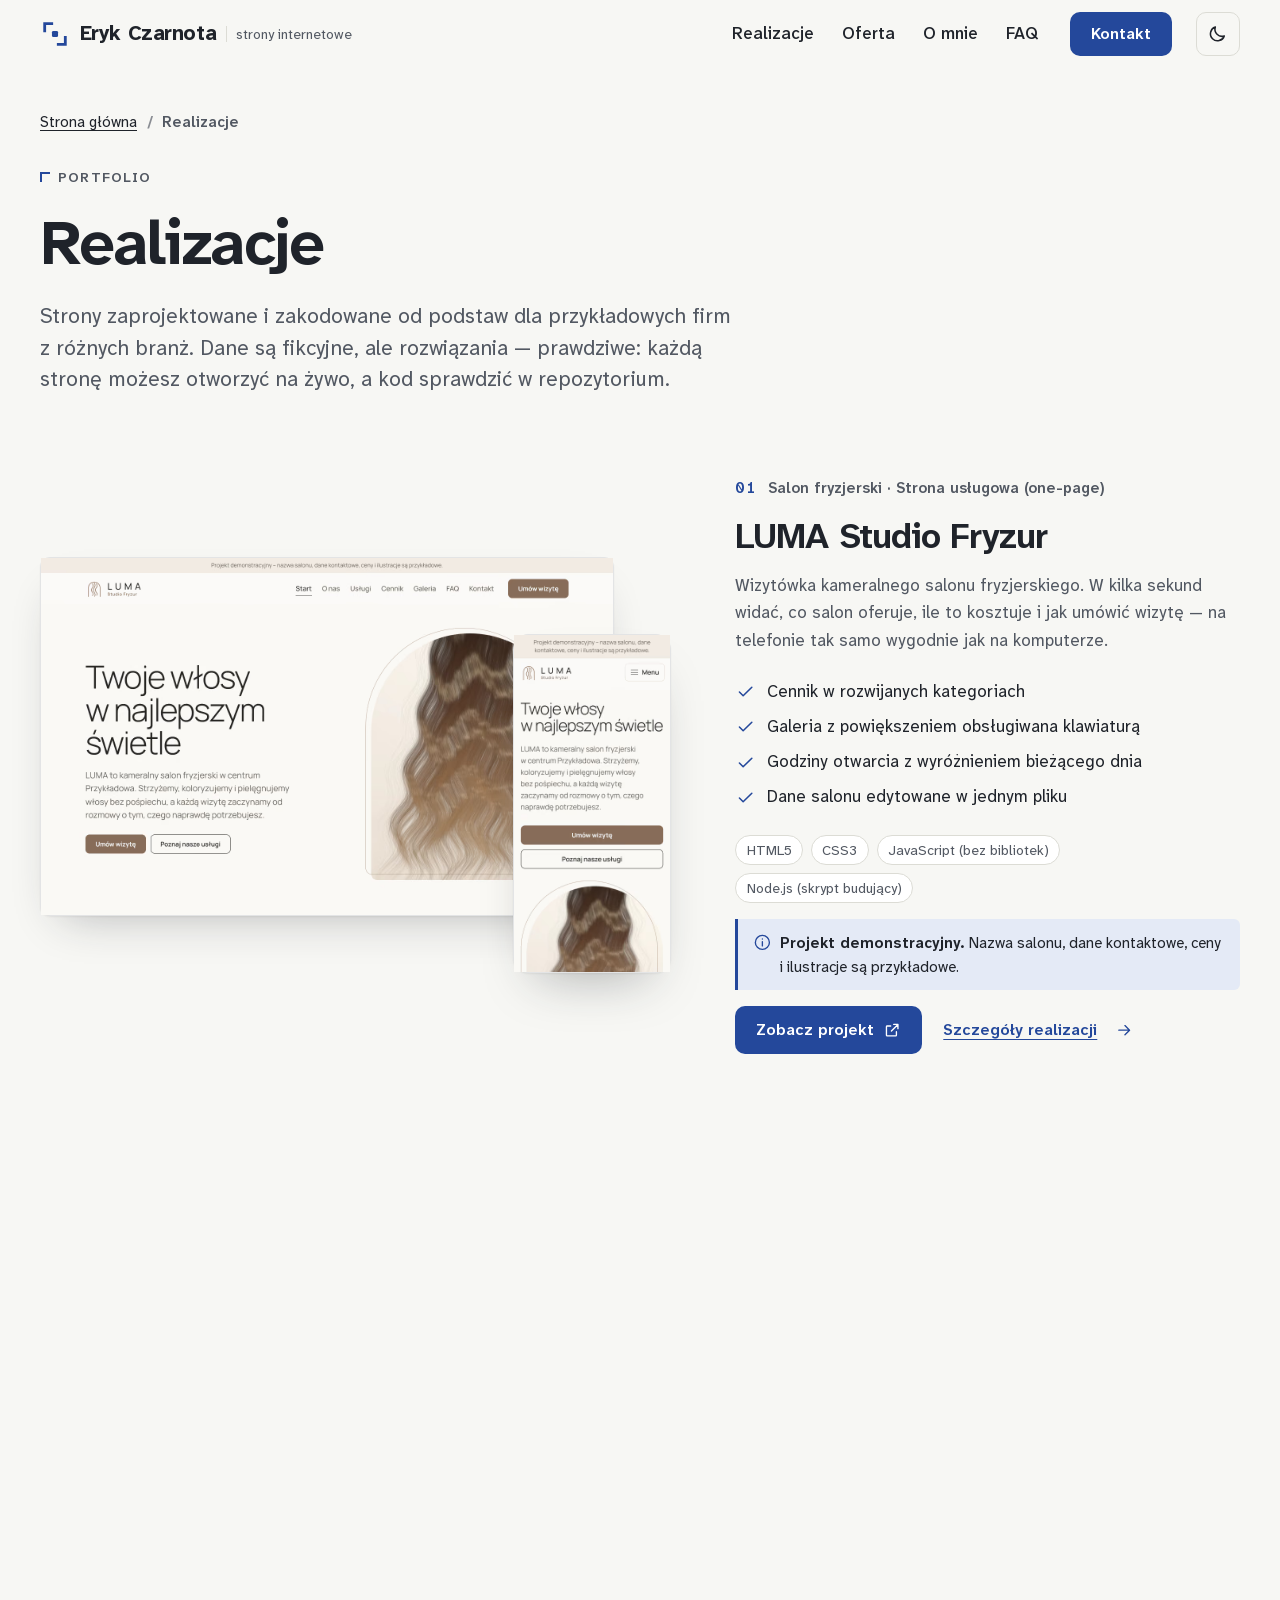
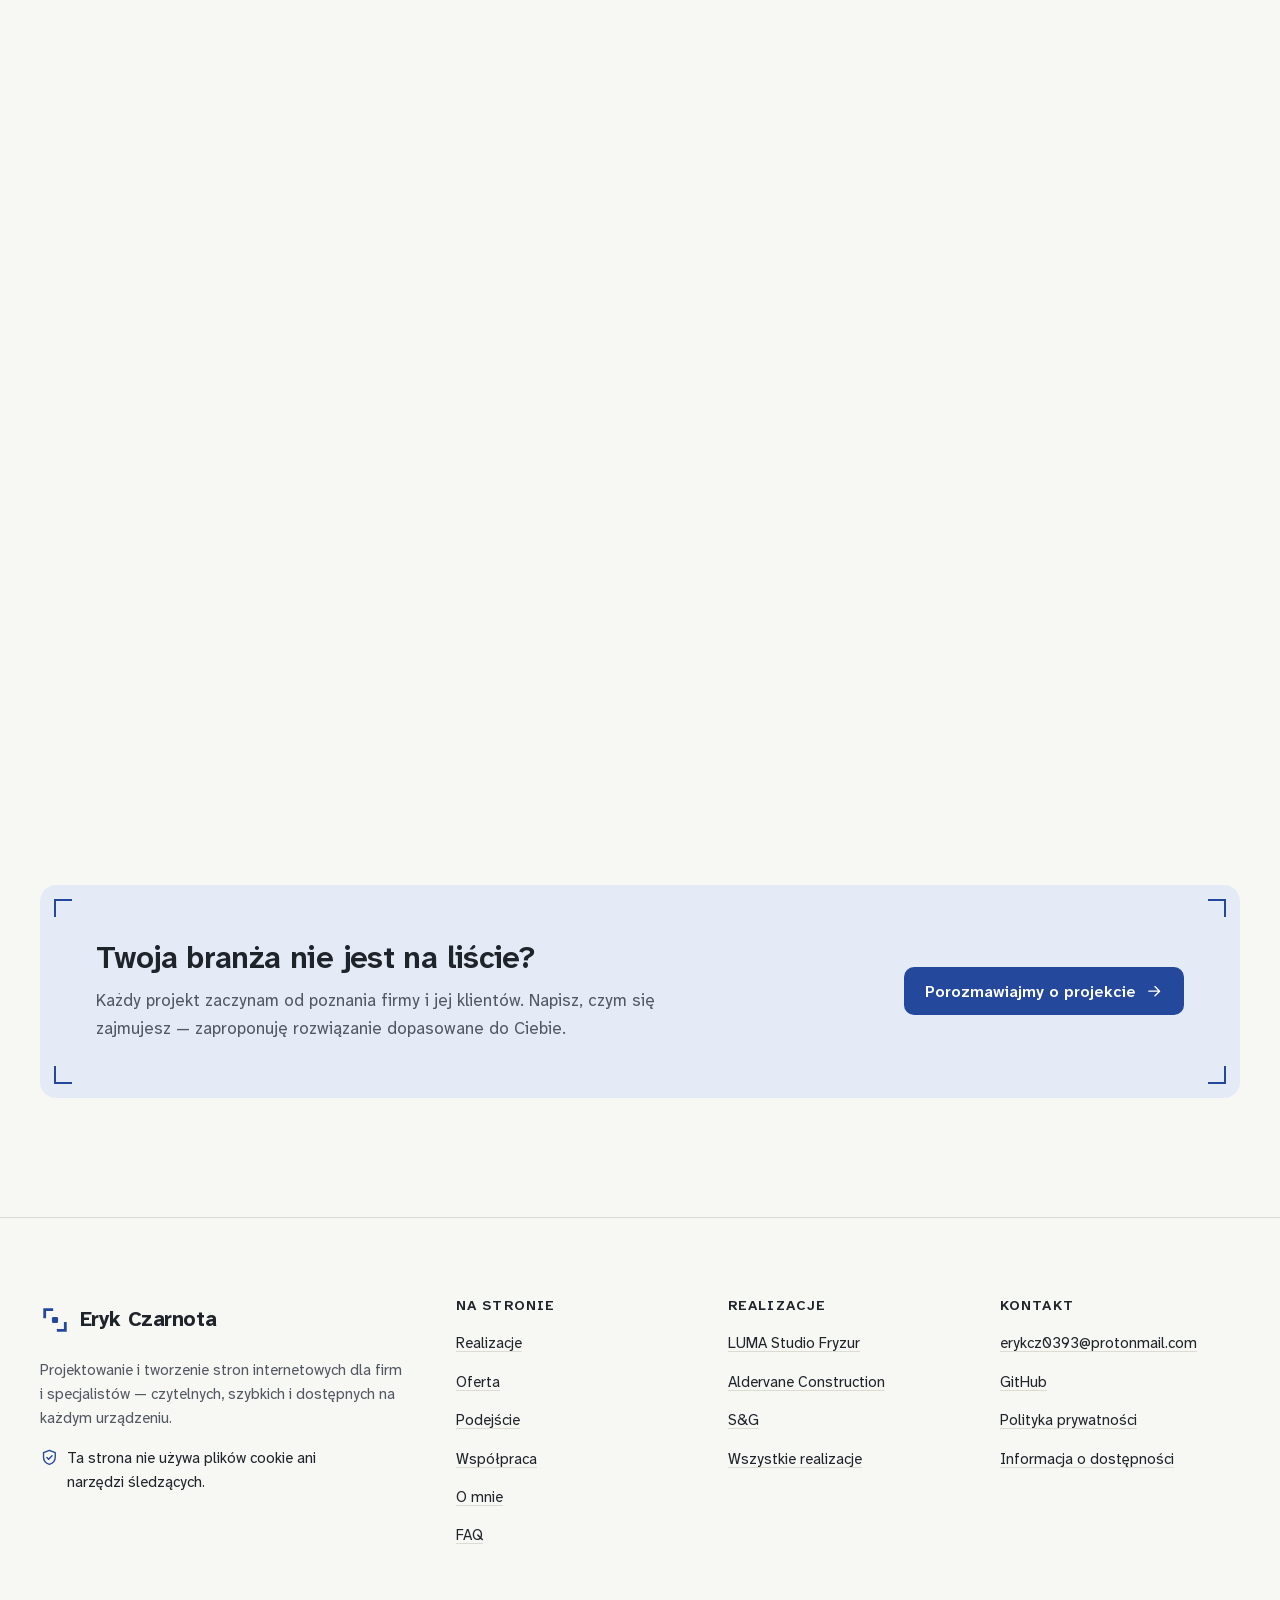
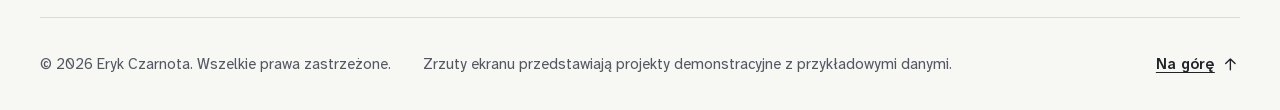
<file: realizacje.html>
<!doctype html>
<html lang="pl" dir="ltr">
  <head>
    <meta charset="utf-8" />
    <meta http-equiv="Content-Security-Policy" content="default-src 'none'; script-src 'self' 'sha256-Fnqz5usUp8S/g5ODVF9xJPYz32ws6yMzLYae2Eng40Q='; style-src 'self'; img-src 'self'; font-src 'self'; connect-src 'self'; form-action 'self'; base-uri 'none'; object-src 'none'" />
    <meta name="viewport" content="width=device-width, initial-scale=1" />
    <title>Realizacje – strony internetowe dla firm – Eryk Czarnota</title>
    <meta
      name="description"
      content="Przykłady stron internetowych dla firm: salonu fryzjerskiego, firmy budowlanej i sklepu odzieżowego. Projekty demonstracyjne z opisem rozwiązań i technologii."
    />
    <link rel="canonical" href="https://erykcz93.github.io/portfolio/realizacje.html" />
    <meta name="robots" content="index, follow, max-image-preview:large" />
    <meta name="referrer" content="strict-origin-when-cross-origin" />
    <meta name="color-scheme" content="light dark" />
    <meta name="theme-color" content="#f7f7f4" media="(prefers-color-scheme: light)" />
    <meta name="theme-color" content="#121418" media="(prefers-color-scheme: dark)" />
    <meta name="author" content="Eryk Czarnota" />
    <!-- Ustawia motyw przed narysowaniem strony. Nie zmieniaj tej linii: jej skrót SHA-256 jest w CSP powyżej (patrz README). -->
    <!-- prettier-ignore -->
    <script>(function(){var d=document.documentElement;d.classList.add('js');try{var t=localStorage.getItem('motyw');if(t==='ciemny'){d.dataset.theme='dark'}else if(t==='jasny'){d.dataset.theme='light'}}catch(e){}})();</script>
    <link
      rel="preload"
      href="assets/fonts/atkinson-hyperlegible-next-pl-wght.woff2"
      as="font"
      type="font/woff2"
      crossorigin
    />
    <link rel="icon" href="favicon.ico" sizes="32x32" />
    <link rel="icon" href="assets/images/icons/favicon.svg" type="image/svg+xml" />
    <link rel="apple-touch-icon" href="assets/images/icons/apple-touch-icon.png" />
    <meta property="og:type" content="website" />
    <meta property="og:locale" content="pl_PL" />
    <meta property="og:site_name" content="Eryk Czarnota" />
    <meta property="og:title" content="Realizacje – strony internetowe dla firm – Eryk Czarnota" />
    <meta
      property="og:description"
      content="Przykłady stron internetowych dla firm: salonu fryzjerskiego, firmy budowlanej i sklepu odzieżowego. Projekty demonstracyjne z opisem rozwiązań i technologii."
    />
    <meta property="og:url" content="https://erykcz93.github.io/portfolio/realizacje.html" />
    <meta property="og:image" content="https://erykcz93.github.io/portfolio/assets/images/og/strona-glowna.jpg" />
    <meta property="og:image:type" content="image/jpeg" />
    <meta property="og:image:width" content="1200" />
    <meta property="og:image:height" content="630" />
    <meta property="og:image:alt" content="Eryk Czarnota — projektowanie i tworzenie stron internetowych" />
    <meta name="twitter:card" content="summary_large_image" />
    <meta name="twitter:title" content="Realizacje – strony internetowe dla firm – Eryk Czarnota" />
    <meta
      name="twitter:description"
      content="Przykłady stron internetowych dla firm: salonu fryzjerskiego, firmy budowlanej i sklepu odzieżowego. Projekty demonstracyjne z opisem rozwiązań i technologii."
    />
    <meta name="twitter:image" content="https://erykcz93.github.io/portfolio/assets/images/og/strona-glowna.jpg" />
    <meta name="twitter:image:alt" content="Eryk Czarnota — projektowanie i tworzenie stron internetowych" />
    <script type="application/ld+json">
      {
        "@context": "https://schema.org",
        "@graph": [
          {
            "@type": "WebSite",
            "@id": "https://erykcz93.github.io/portfolio/#witryna",
            "url": "https://erykcz93.github.io/portfolio/",
            "name": "Eryk Czarnota",
            "inLanguage": "pl-PL",
            "publisher": { "@id": "https://erykcz93.github.io/portfolio/#osoba" }
          },
          {
            "@type": "Person",
            "@id": "https://erykcz93.github.io/portfolio/#osoba",
            "name": "Eryk Czarnota",
            "jobTitle": "Projektant i twórca stron internetowych",
            "url": "https://erykcz93.github.io/portfolio/",
            "sameAs": ["https://github.com/erykcz93"],
            "knowsAbout": [
              "Projektowanie stron internetowych",
              "Tworzenie stron internetowych",
              "Dostępność cyfrowa (WCAG)",
              "Wydajność stron internetowych",
              "SEO techniczne"
            ]
          },
          {
            "@type": "CollectionPage",
            "name": "Realizacje",
            "url": "https://erykcz93.github.io/portfolio/realizacje.html",
            "inLanguage": "pl-PL",
            "isPartOf": { "@id": "https://erykcz93.github.io/portfolio/#witryna" },
            "hasPart": [
              { "@id": "https://erykcz93.github.io/portfolio/realizacje/luma-salon-fryzjerski.html#realizacja" },
              { "@id": "https://erykcz93.github.io/portfolio/realizacje/aldervane-firma-budowlana.html#realizacja" },
              { "@id": "https://erykcz93.github.io/portfolio/realizacje/sg-sklep-odziezowy.html#realizacja" }
            ]
          },
          {
            "@type": "BreadcrumbList",
            "itemListElement": [
              {
                "@type": "ListItem",
                "position": 1,
                "name": "Strona główna",
                "item": "https://erykcz93.github.io/portfolio/"
              },
              {
                "@type": "ListItem",
                "position": 2,
                "name": "Realizacje",
                "item": "https://erykcz93.github.io/portfolio/realizacje.html"
              }
            ]
          }
        ]
      }
    </script>
    <link rel="stylesheet" href="assets/css/style.css" />
  </head>
  <body id="top">
    <!-- Zestaw ikon strony. Użycie: <svg class="icon" width="24" height="24" aria-hidden="true" focusable="false"><use href="#i-nazwa"></use></svg> -->
    <!-- prettier-ignore -->
    <svg class="sprite" width="0" height="0" aria-hidden="true" focusable="false">
      <symbol id="i-arrow-right" viewBox="0 0 24 24"><path d="M5 12h14M13 6l6 6-6 6"/></symbol>
      <symbol id="i-arrow-down" viewBox="0 0 24 24"><path d="M12 5v14M6 13l6 6 6-6"/></symbol>
      <symbol id="i-arrow-up" viewBox="0 0 24 24"><path d="M12 19V5M6 11l6-6 6 6"/></symbol>
      <symbol id="i-arrow-left" viewBox="0 0 24 24"><path d="M19 12H5M11 6l-6 6 6 6"/></symbol>
      <symbol id="i-external" viewBox="0 0 24 24"><path d="M14 4.5h5.5V10M19.5 4.5L11 13"/><path d="M17.5 14v4.5a1 1 0 0 1-1 1h-11a1 1 0 0 1-1-1v-11a1 1 0 0 1 1-1H10"/></symbol>
      <symbol id="i-check" viewBox="0 0 24 24"><path d="M5 12.5l4.2 4.2L19 7"/></symbol>
      <symbol id="i-info" viewBox="0 0 24 24"><circle cx="12" cy="12" r="9"/><path d="M12 11v5.5M12 7.6v.1"/></symbol>
      <symbol id="i-mail" viewBox="0 0 24 24"><rect x="3" y="5" width="18" height="14" rx="2"/><path d="M4 7l8 6 8-6"/></symbol>
      <symbol id="i-copy" viewBox="0 0 24 24"><rect x="8.5" y="8.5" width="11.5" height="11.5" rx="2"/><path d="M15.5 8.5V6a2 2 0 0 0-2-2H6a2 2 0 0 0-2 2v7.5a2 2 0 0 0 2 2h2.5"/></symbol>
      <symbol id="i-code" viewBox="0 0 24 24"><path d="M8.5 7l-5 5 5 5M15.5 7l5 5-5 5M13.5 4.5l-3 15"/></symbol>
      <symbol id="i-sun" viewBox="0 0 24 24"><circle cx="12" cy="12" r="4"/><path d="M12 2.5v2M12 19.5v2M4.6 4.6L6 6M18 18l1.4 1.4M2.5 12h2M19.5 12h2M4.6 19.4L6 18M18 6l1.4-1.4"/></symbol>
      <symbol id="i-moon" viewBox="0 0 24 24"><path d="M19.5 14.6A8 8 0 0 1 9.4 4.5a8 8 0 1 0 10.1 10.1z"/></symbol>
      <symbol id="i-card" viewBox="0 0 24 24"><rect x="3" y="5.5" width="18" height="13" rx="2"/><circle cx="8.5" cy="11" r="2"/><path d="M5.8 15.6c.6-1.3 1.6-2 2.7-2s2.1.7 2.7 2M14 10h4M14 13.5h3"/></symbol>
      <symbol id="i-target" viewBox="0 0 24 24"><circle cx="12" cy="12" r="8.5"/><circle cx="12" cy="12" r="4.5"/><circle cx="12" cy="12" r="1"/></symbol>
      <symbol id="i-frame" viewBox="0 0 24 24"><path d="M4 9V4h5M15 4h5v5M20 15v5h-5M9 20H4v-5"/><path d="M7.5 15.5l2.8-3.3 2.2 2.3 1.6-1.8 2.4 2.8"/></symbol>
      <symbol id="i-bag" viewBox="0 0 24 24"><path d="M5 8h14l-1.1 12.1a1 1 0 0 1-1 .9H7.1a1 1 0 0 1-1-.9z"/><path d="M9 10V6.5a3 3 0 0 1 6 0V10"/></symbol>
      <symbol id="i-refresh" viewBox="0 0 24 24"><path d="M19.5 11A7.8 7.8 0 0 0 5.6 6.6M4.5 13a7.8 7.8 0 0 0 13.9 4.4"/><path d="M5 3v4h4M19 21v-4h-4"/></symbol>
      <symbol id="i-gauge" viewBox="0 0 24 24"><path d="M4.2 17.5a8.6 8.6 0 1 1 15.6 0"/><path d="M12 13.5l4.2-4.2"/><circle cx="12" cy="13.5" r="1.2"/><path d="M8 17.5h8"/></symbol>
      <symbol id="i-devices" viewBox="0 0 24 24"><rect x="2.5" y="4" width="15" height="10.5" rx="1.5"/><path d="M7 18.5h5M9.5 14.5v4"/><rect x="15.5" y="9.5" width="6" height="10.5" rx="1.3"/></symbol>
      <symbol id="i-access" viewBox="0 0 24 24"><circle cx="12" cy="12" r="9"/><circle cx="12" cy="7.4" r="1.3"/><path d="M7.5 10.2l4.5.9 4.5-.9M12 11.1v3.3l-2.4 3.9M12 14.4l2.4 3.9"/></symbol>
      <symbol id="i-shield" viewBox="0 0 24 24"><path d="M12 3l7.5 3v5.6c0 4.5-3.2 8.1-7.5 9.4-4.3-1.3-7.5-4.9-7.5-9.4V6z"/><path d="M8.8 12.1l2.2 2.2 4.4-4.4"/></symbol>
      <symbol id="i-structure" viewBox="0 0 24 24"><rect x="9" y="3" width="6" height="4.5" rx="1"/><rect x="3" y="16.5" width="6" height="4.5" rx="1"/><rect x="15" y="16.5" width="6" height="4.5" rx="1"/><path d="M12 7.5V12M6 16.5V12h12v4.5"/></symbol>
    </svg>
    <div class="sentinel sentinel--header" data-header-sentinel aria-hidden="true"></div>
    <div class="sentinel sentinel--top" data-top-sentinel aria-hidden="true"></div>
    <a class="skip-link" href="#tresc">Przejdź do treści</a>
    <header class="site-header" data-header>
      <div class="container site-header__inner">
        <a class="brand" href="index.html">
          <svg class="brand__mark" viewBox="0 0 32 32" width="30" height="30" aria-hidden="true" focusable="false">
            <path
              d="M5 12.5V5h7.5M27 19.5V27h-7.5"
              fill="none"
              stroke="currentColor"
              stroke-width="3"
              stroke-linecap="square"
            />
            <rect x="12.75" y="12.75" width="6.5" height="6.5" rx="1.5" fill="currentColor" />
          </svg>
          <span class="brand__name">Eryk Czarnota</span> <span class="brand__tagline">strony internetowe</span>
          <span class="visually-hidden">— strona główna</span>
        </a>
        <button type="button" class="menu-toggle" aria-expanded="false" aria-controls="menu-glowne" data-menu-toggle>
          <span class="menu-toggle__bars" aria-hidden="true"></span> <span class="menu-toggle__label">Menu</span>
        </button>
        <nav id="menu-glowne" class="site-nav" aria-label="Główna">
          <ul class="site-nav__list" role="list">
            <li><a class="site-nav__link" href="index.html#realizacje" data-spy="realizacje"> Realizacje </a></li>
            <li><a class="site-nav__link" href="index.html#oferta" data-spy="oferta"> Oferta </a></li>
            <li><a class="site-nav__link" href="index.html#o-mnie" data-spy="o-mnie"> O&nbsp;mnie </a></li>
            <li><a class="site-nav__link" href="index.html#faq" data-spy="faq"> FAQ </a></li>
          </ul>
          <a class="btn btn--primary site-nav__cta" href="index.html#kontakt" data-spy="kontakt">Kontakt</a>
        </nav>
        <button type="button" class="theme-toggle" aria-pressed="false" data-theme-toggle>
          <span class="theme-toggle__moon">
            <svg class="icon" width="24" height="24" aria-hidden="true" focusable="false">
              <use href="#i-moon"></use>
            </svg>
          </span>
          <span class="theme-toggle__sun">
            <svg class="icon" width="24" height="24" aria-hidden="true" focusable="false">
              <use href="#i-sun"></use>
            </svg>
          </span>
          <span class="visually-hidden">Tryb ciemny</span>
        </button>
      </div>
    </header>
    <main id="tresc" tabindex="-1">
      <div class="container listing__header">
        <nav class="breadcrumbs" aria-label="Ścieżka nawigacji">
          <ol role="list">
            <li><a href="index.html">Strona główna</a></li>
            <li aria-current="page">Realizacje</li>
          </ol>
        </nav>
        <p class="eyebrow">Portfolio</p>
        <h1>Realizacje</h1>
        <p class="listing__lead">
          Strony zaprojektowane i&nbsp;zakodowane od podstaw dla przykładowych firm z&nbsp;różnych branż. Dane są
          fikcyjne, ale rozwiązania&nbsp;— prawdziwe: każdą stronę możesz otworzyć na żywo, a&nbsp;kod sprawdzić
          w&nbsp;repozytorium.
        </p>
      </div>
      <div class="container listing">
        <article class="project focus-group" aria-labelledby="realizacja-luma-salon-fryzjerski" data-reveal>
          <a class="project__media" href="realizacje/luma-salon-fryzjerski.html" tabindex="-1" aria-hidden="true">
            <div class="project__desktop frame frame--on-focus">
              <picture>
                <source
                  srcset="
                    assets/images/projects/luma-salon-fryzjerski/desktop-480.avif   480w,
                    assets/images/projects/luma-salon-fryzjerski/desktop-720.avif   720w,
                    assets/images/projects/luma-salon-fryzjerski/desktop-960.avif   960w,
                    assets/images/projects/luma-salon-fryzjerski/desktop-1280.avif 1280w
                  "
                  type="image/avif"
                  sizes="(min-width: 75em) 660px, (min-width: 60em) 55vw, 90vw"
                />
                <img
                  src="assets/images/projects/luma-salon-fryzjerski/desktop-1280.webp"
                  srcset="
                    assets/images/projects/luma-salon-fryzjerski/desktop-480.webp   480w,
                    assets/images/projects/luma-salon-fryzjerski/desktop-720.webp   720w,
                    assets/images/projects/luma-salon-fryzjerski/desktop-960.webp   960w,
                    assets/images/projects/luma-salon-fryzjerski/desktop-1280.webp 1280w
                  "
                  alt=""
                  sizes="(min-width: 75em) 660px, (min-width: 60em) 55vw, 90vw"
                  loading="lazy"
                  decoding="async"
                  width="2880"
                  height="1800"
                />
              </picture>
            </div>
            <div class="project__phone">
              <picture>
                <source
                  srcset="
                    assets/images/projects/luma-salon-fryzjerski/mobile-180.avif 180w,
                    assets/images/projects/luma-salon-fryzjerski/mobile-270.avif 270w,
                    assets/images/projects/luma-salon-fryzjerski/mobile-360.avif 360w
                  "
                  type="image/avif"
                  sizes="(min-width: 60em) 160px, 24vw"
                />
                <img
                  src="assets/images/projects/luma-salon-fryzjerski/mobile-360.webp"
                  srcset="
                    assets/images/projects/luma-salon-fryzjerski/mobile-180.webp 180w,
                    assets/images/projects/luma-salon-fryzjerski/mobile-270.webp 270w,
                    assets/images/projects/luma-salon-fryzjerski/mobile-360.webp 360w
                  "
                  alt=""
                  sizes="(min-width: 60em) 160px, 24vw"
                  loading="lazy"
                  decoding="async"
                  width="780"
                  height="1688"
                />
              </picture>
            </div>
          </a>
          <div class="project__body">
            <p class="project__meta">
              <span class="project__number" aria-hidden="true">01</span>
              <span>Salon fryzjerski · Strona usługowa (one-page)</span>
            </p>
            <h2 id="realizacja-luma-salon-fryzjerski" class="project__title">LUMA Studio Fryzur</h2>
            <p class="project__summary">
              Wizytówka kameralnego salonu fryzjerskiego. W&nbsp;kilka sekund widać, co salon oferuje, ile to kosztuje
              i&nbsp;jak umówić wizytę&nbsp;— na telefonie tak samo wygodnie jak na komputerze.
            </p>
            <ul class="checklist project__features" role="list">
              <li>
                <svg class="icon" width="24" height="24" aria-hidden="true" focusable="false">
                  <use href="#i-check"></use>
                </svg>
                Cennik w&nbsp;rozwijanych kategoriach
              </li>
              <li>
                <svg class="icon" width="24" height="24" aria-hidden="true" focusable="false">
                  <use href="#i-check"></use>
                </svg>
                Galeria z&nbsp;powiększeniem obsługiwana klawiaturą
              </li>
              <li>
                <svg class="icon" width="24" height="24" aria-hidden="true" focusable="false">
                  <use href="#i-check"></use>
                </svg>
                Godziny otwarcia z&nbsp;wyróżnieniem bieżącego dnia
              </li>
              <li>
                <svg class="icon" width="24" height="24" aria-hidden="true" focusable="false">
                  <use href="#i-check"></use>
                </svg>
                Dane salonu edytowane w&nbsp;jednym pliku
              </li>
            </ul>
            <ul class="chips" role="list" aria-label="Technologie">
              <li class="chip">HTML5</li>
              <li class="chip">CSS3</li>
              <li class="chip">JavaScript (bez bibliotek)</li>
              <li class="chip">Node.js (skrypt budujący)</li>
            </ul>
            <p class="project__demo">
              <svg class="icon" width="24" height="24" aria-hidden="true" focusable="false">
                <use href="#i-info"></use>
              </svg>
              <span>
                <strong>Projekt demonstracyjny.</strong> Nazwa salonu, dane kontaktowe, ceny i&nbsp;ilustracje są
                przykładowe.
              </span>
            </p>
            <div class="actions">
              <a class="btn btn--primary" href="https://erykcz93.github.io/hairdresser/" target="_blank" rel="noopener">
                Zobacz projekt
                <svg class="icon icon--move-out" width="24" height="24" aria-hidden="true" focusable="false">
                  <use href="#i-external"></use>
                </svg>
                <span class="visually-hidden">LUMA (otwiera się w&nbsp;nowej karcie)</span>
              </a>
              <a class="btn btn--text" href="realizacje/luma-salon-fryzjerski.html">
                Szczegóły realizacji<span class="visually-hidden">: LUMA</span>
                <svg class="icon icon--move" width="24" height="24" aria-hidden="true" focusable="false">
                  <use href="#i-arrow-right"></use>
                </svg>
              </a>
            </div>
          </div>
        </article>
        <article class="project focus-group" aria-labelledby="realizacja-aldervane-firma-budowlana" data-reveal>
          <a class="project__media" href="realizacje/aldervane-firma-budowlana.html" tabindex="-1" aria-hidden="true">
            <div class="project__desktop frame frame--on-focus">
              <picture>
                <source
                  srcset="
                    assets/images/projects/aldervane-firma-budowlana/desktop-480.avif   480w,
                    assets/images/projects/aldervane-firma-budowlana/desktop-720.avif   720w,
                    assets/images/projects/aldervane-firma-budowlana/desktop-960.avif   960w,
                    assets/images/projects/aldervane-firma-budowlana/desktop-1280.avif 1280w
                  "
                  type="image/avif"
                  sizes="(min-width: 75em) 660px, (min-width: 60em) 55vw, 90vw"
                />
                <img
                  src="assets/images/projects/aldervane-firma-budowlana/desktop-1280.webp"
                  srcset="
                    assets/images/projects/aldervane-firma-budowlana/desktop-480.webp   480w,
                    assets/images/projects/aldervane-firma-budowlana/desktop-720.webp   720w,
                    assets/images/projects/aldervane-firma-budowlana/desktop-960.webp   960w,
                    assets/images/projects/aldervane-firma-budowlana/desktop-1280.webp 1280w
                  "
                  alt=""
                  sizes="(min-width: 75em) 660px, (min-width: 60em) 55vw, 90vw"
                  loading="lazy"
                  decoding="async"
                  width="2880"
                  height="1800"
                />
              </picture>
            </div>
            <div class="project__phone">
              <picture>
                <source
                  srcset="
                    assets/images/projects/aldervane-firma-budowlana/mobile-180.avif 180w,
                    assets/images/projects/aldervane-firma-budowlana/mobile-270.avif 270w,
                    assets/images/projects/aldervane-firma-budowlana/mobile-360.avif 360w
                  "
                  type="image/avif"
                  sizes="(min-width: 60em) 160px, 24vw"
                />
                <img
                  src="assets/images/projects/aldervane-firma-budowlana/mobile-360.webp"
                  srcset="
                    assets/images/projects/aldervane-firma-budowlana/mobile-180.webp 180w,
                    assets/images/projects/aldervane-firma-budowlana/mobile-270.webp 270w,
                    assets/images/projects/aldervane-firma-budowlana/mobile-360.webp 360w
                  "
                  alt=""
                  sizes="(min-width: 60em) 160px, 24vw"
                  loading="lazy"
                  decoding="async"
                  width="780"
                  height="1688"
                />
              </picture>
            </div>
          </a>
          <div class="project__body">
            <p class="project__meta">
              <span class="project__number" aria-hidden="true">02</span>
              <span>Firma budowlana · Wielostronicowa strona firmowa</span>
            </p>
            <h2 id="realizacja-aldervane-firma-budowlana" class="project__title">Aldervane Construction</h2>
            <p class="project__summary">
              Rozbudowana strona generalnego wykonawcy&nbsp;— usługi, realizacje z&nbsp;filtrem, blog, zespół
              i&nbsp;formularz zapytania ofertowego. Język wizualny inspirowany rysunkiem technicznym.
            </p>
            <ul class="checklist project__features" role="list">
              <li>
                <svg class="icon" width="24" height="24" aria-hidden="true" focusable="false">
                  <use href="#i-check"></use>
                </svg>
                13 podstron, w&nbsp;tym realizacje, blog i&nbsp;zespół
              </li>
              <li>
                <svg class="icon" width="24" height="24" aria-hidden="true" focusable="false">
                  <use href="#i-check"></use>
                </svg>
                Filtr realizacji z&nbsp;komunikatem dla czytników ekranu
              </li>
              <li>
                <svg class="icon" width="24" height="24" aria-hidden="true" focusable="false">
                  <use href="#i-check"></use>
                </svg>
                Formularz z&nbsp;walidacją i&nbsp;ochroną po stronie serwera (PHP)
              </li>
              <li>
                <svg class="icon" width="24" height="24" aria-hidden="true" focusable="false">
                  <use href="#i-check"></use>
                </svg>
                Zgodność ze ścisłą polityką CSP&nbsp;— bez skryptów i&nbsp;stylów inline
              </li>
            </ul>
            <ul class="chips" role="list" aria-label="Technologie">
              <li class="chip">HTML5</li>
              <li class="chip">CSS3 (zmienne, Grid, BEM)</li>
              <li class="chip">JavaScript (bez bibliotek)</li>
              <li class="chip">PHP 8</li>
            </ul>
            <p class="project__demo">
              <svg class="icon" width="24" height="24" aria-hidden="true" focusable="false">
                <use href="#i-info"></use>
              </svg>
              <span>
                <strong>Projekt demonstracyjny.</strong> Nazwa firmy, osoby, opinie, liczby i&nbsp;opisy realizacji są
                fikcyjne.
              </span>
            </p>
            <div class="actions">
              <a
                class="btn btn--primary"
                href="https://erykcz93.github.io/construction/"
                target="_blank"
                rel="noopener"
              >
                Zobacz projekt
                <svg class="icon icon--move-out" width="24" height="24" aria-hidden="true" focusable="false">
                  <use href="#i-external"></use>
                </svg>
                <span class="visually-hidden">Aldervane (otwiera się w&nbsp;nowej karcie)</span>
              </a>
              <a class="btn btn--text" href="realizacje/aldervane-firma-budowlana.html">
                Szczegóły realizacji<span class="visually-hidden">: Aldervane</span>
                <svg class="icon icon--move" width="24" height="24" aria-hidden="true" focusable="false">
                  <use href="#i-arrow-right"></use>
                </svg>
              </a>
            </div>
          </div>
        </article>
        <article class="project focus-group" aria-labelledby="realizacja-sg-sklep-odziezowy" data-reveal>
          <a class="project__media" href="realizacje/sg-sklep-odziezowy.html" tabindex="-1" aria-hidden="true">
            <div class="project__desktop frame frame--on-focus">
              <picture>
                <source
                  srcset="
                    assets/images/projects/sg-sklep-odziezowy/desktop-480.avif   480w,
                    assets/images/projects/sg-sklep-odziezowy/desktop-720.avif   720w,
                    assets/images/projects/sg-sklep-odziezowy/desktop-960.avif   960w,
                    assets/images/projects/sg-sklep-odziezowy/desktop-1280.avif 1280w
                  "
                  type="image/avif"
                  sizes="(min-width: 75em) 660px, (min-width: 60em) 55vw, 90vw"
                />
                <img
                  src="assets/images/projects/sg-sklep-odziezowy/desktop-1280.webp"
                  srcset="
                    assets/images/projects/sg-sklep-odziezowy/desktop-480.webp   480w,
                    assets/images/projects/sg-sklep-odziezowy/desktop-720.webp   720w,
                    assets/images/projects/sg-sklep-odziezowy/desktop-960.webp   960w,
                    assets/images/projects/sg-sklep-odziezowy/desktop-1280.webp 1280w
                  "
                  alt=""
                  sizes="(min-width: 75em) 660px, (min-width: 60em) 55vw, 90vw"
                  loading="lazy"
                  decoding="async"
                  width="2880"
                  height="1800"
                />
              </picture>
            </div>
            <div class="project__phone">
              <picture>
                <source
                  srcset="
                    assets/images/projects/sg-sklep-odziezowy/mobile-180.avif 180w,
                    assets/images/projects/sg-sklep-odziezowy/mobile-270.avif 270w,
                    assets/images/projects/sg-sklep-odziezowy/mobile-360.avif 360w
                  "
                  type="image/avif"
                  sizes="(min-width: 60em) 160px, 24vw"
                />
                <img
                  src="assets/images/projects/sg-sklep-odziezowy/mobile-360.webp"
                  srcset="
                    assets/images/projects/sg-sklep-odziezowy/mobile-180.webp 180w,
                    assets/images/projects/sg-sklep-odziezowy/mobile-270.webp 270w,
                    assets/images/projects/sg-sklep-odziezowy/mobile-360.webp 360w
                  "
                  alt=""
                  sizes="(min-width: 60em) 160px, 24vw"
                  loading="lazy"
                  decoding="async"
                  width="780"
                  height="1688"
                />
              </picture>
            </div>
          </a>
          <div class="project__body">
            <p class="project__meta">
              <span class="project__number" aria-hidden="true">03</span>
              <span>Sklep odzieżowy · Landing page sklepu internetowego</span>
            </p>
            <h2 id="realizacja-sg-sklep-odziezowy" class="project__title">S&amp;G</h2>
            <p class="project__summary">
              Strona sklepu z&nbsp;codzienną odzieżą damską i&nbsp;męską. Filtry, ulubione, szybki wybór rozmiaru
              i&nbsp;koszyk w&nbsp;panelu bocznym&nbsp;— wygodne także jedną ręką na telefonie.
            </p>
            <ul class="checklist project__features" role="list">
              <li>
                <svg class="icon" width="24" height="24" aria-hidden="true" focusable="false">
                  <use href="#i-check"></use>
                </svg>
                Filtry produktów i&nbsp;lista ulubionych
              </li>
              <li>
                <svg class="icon" width="24" height="24" aria-hidden="true" focusable="false">
                  <use href="#i-check"></use>
                </svg>
                Koszyk w&nbsp;panelu bocznym, zapamiętywany w&nbsp;przeglądarce
              </li>
              <li>
                <svg class="icon" width="24" height="24" aria-hidden="true" focusable="false">
                  <use href="#i-check"></use>
                </svg>
                Szybki wybór rozmiaru i&nbsp;tabela rozmiarów
              </li>
              <li>
                <svg class="icon" width="24" height="24" aria-hidden="true" focusable="false">
                  <use href="#i-check"></use>
                </svg>
                Informacja o&nbsp;najniższej cenie z&nbsp;30&nbsp;dni (Omnibus)
              </li>
            </ul>
            <ul class="chips" role="list" aria-label="Technologie">
              <li class="chip">HTML5</li>
              <li class="chip">CSS3 (architektura modułowa)</li>
              <li class="chip">JavaScript (bez bibliotek)</li>
            </ul>
            <p class="project__demo">
              <svg class="icon" width="24" height="24" aria-hidden="true" focusable="false">
                <use href="#i-info"></use>
              </svg>
              <span>
                <strong>Projekt demonstracyjny.</strong> Marka, produkty, ceny i&nbsp;dane firmy są przykładowe;
                płatności nie są podłączone.
              </span>
            </p>
            <div class="actions">
              <a class="btn btn--primary" href="https://erykcz93.github.io/s_g/" target="_blank" rel="noopener">
                Zobacz projekt
                <svg class="icon icon--move-out" width="24" height="24" aria-hidden="true" focusable="false">
                  <use href="#i-external"></use>
                </svg>
                <span class="visually-hidden">S&amp;G (otwiera się w&nbsp;nowej karcie)</span>
              </a>
              <a class="btn btn--text" href="realizacje/sg-sklep-odziezowy.html">
                Szczegóły realizacji<span class="visually-hidden">: S&amp;G</span>
                <svg class="icon icon--move" width="24" height="24" aria-hidden="true" focusable="false">
                  <use href="#i-arrow-right"></use>
                </svg>
              </a>
            </div>
          </div>
        </article>
      </div>
      <section class="cta" aria-labelledby="cta-tytul">
        <div class="container cta__inner frame">
          <div>
            <h2 id="cta-tytul" class="cta__title">Twoja branża nie jest na liście?</h2>
            <p class="cta__text">
              Każdy projekt zaczynam od poznania firmy i&nbsp;jej klientów. Napisz, czym się zajmujesz&nbsp;—
              zaproponuję rozwiązanie dopasowane do Ciebie.
            </p>
          </div>
          <a class="btn btn--primary" href="index.html#kontakt">
            Porozmawiajmy o&nbsp;projekcie
            <svg class="icon icon--move" width="24" height="24" aria-hidden="true" focusable="false">
              <use href="#i-arrow-right"></use>
            </svg>
          </a>
        </div>
      </section>
    </main>
    <footer class="site-footer">
      <div class="container site-footer__grid">
        <div class="site-footer__about">
          <a class="brand" href="index.html">
            <svg class="brand__mark" viewBox="0 0 32 32" width="30" height="30" aria-hidden="true" focusable="false">
              <path
                d="M5 12.5V5h7.5M27 19.5V27h-7.5"
                fill="none"
                stroke="currentColor"
                stroke-width="3"
                stroke-linecap="square"
              />
              <rect x="12.75" y="12.75" width="6.5" height="6.5" rx="1.5" fill="currentColor" />
            </svg>
            <span class="brand__name">Eryk Czarnota</span> <span class="visually-hidden">— strona główna</span>
          </a>
          <p>
            Projektowanie i&nbsp;tworzenie stron internetowych dla firm i&nbsp;specjalistów&nbsp;— czytelnych, szybkich
            i&nbsp;dostępnych na każdym urządzeniu.
          </p>
          <p class="site-footer__privacy">
            <svg class="icon" width="24" height="24" aria-hidden="true" focusable="false">
              <use href="#i-shield"></use>
            </svg>
            <span>Ta strona nie używa plików cookie ani narzędzi śledzących.</span>
          </p>
        </div>
        <nav class="site-footer__col" aria-labelledby="stopka-strona">
          <h2 id="stopka-strona" class="site-footer__title">Na stronie</h2>
          <ul role="list">
            <li><a href="index.html#realizacje">Realizacje</a></li>
            <li><a href="index.html#oferta">Oferta</a></li>
            <li><a href="index.html#pod-lupa">Podejście</a></li>
            <li><a href="index.html#proces">Współpraca</a></li>
            <li><a href="index.html#o-mnie">O&nbsp;mnie</a></li>
            <li><a href="index.html#faq">FAQ</a></li>
          </ul>
        </nav>
        <nav class="site-footer__col" aria-labelledby="stopka-realizacje">
          <h2 id="stopka-realizacje" class="site-footer__title">Realizacje</h2>
          <ul role="list">
            <li><a href="realizacje/luma-salon-fryzjerski.html">LUMA Studio Fryzur</a></li>
            <li><a href="realizacje/aldervane-firma-budowlana.html">Aldervane Construction</a></li>
            <li><a href="realizacje/sg-sklep-odziezowy.html">S&amp;G</a></li>
            <li><a href="realizacje.html">Wszystkie realizacje</a></li>
          </ul>
        </nav>
        <div class="site-footer__col">
          <h2 class="site-footer__title">Kontakt</h2>
          <ul role="list">
            <li>
              <a href="mailto:erykcz0393@protonmail.com?subject=Zapytanie%20o%20stron%C4%99%20internetow%C4%85"
                >erykcz0393@protonmail.com</a
              >
            </li>
            <li><a href="https://github.com/erykcz93">GitHub</a></li>
            <li><a href="polityka-prywatnosci.html">Polityka prywatności</a></li>
            <li><a href="dostepnosc.html">Informacja o&nbsp;dostępności</a></li>
          </ul>
        </div>
      </div>
      <div class="container site-footer__meta">
        <p>© <span data-current-year>2026</span> Eryk Czarnota. Wszelkie prawa zastrzeżone.</p>
        <p class="site-footer__note">
          Zrzuty ekranu przedstawiają projekty demonstracyjne z&nbsp;przykładowymi danymi.
        </p>
        <a class="site-footer__top" href="#top">
          Na górę
          <svg class="icon" width="24" height="24" aria-hidden="true" focusable="false">
            <use href="#i-arrow-up"></use>
          </svg>
        </a>
      </div>
    </footer>
    <!-- Pojawia się po przewinięciu ok. 400 px (assets/js/main.js). Zwykły odnośnik — działa też bez skryptów. --><a
      class="to-top"
      href="#top"
      data-to-top
    >
      <svg class="icon" width="24" height="24" aria-hidden="true" focusable="false"><use href="#i-arrow-up"></use></svg>
      <span class="visually-hidden">Wróć na górę strony</span>
    </a>
    <p class="visually-hidden" role="status" aria-live="polite" data-announcer></p>
    <script src="assets/js/main.js" defer></script>
  </body>
</html>
</file>
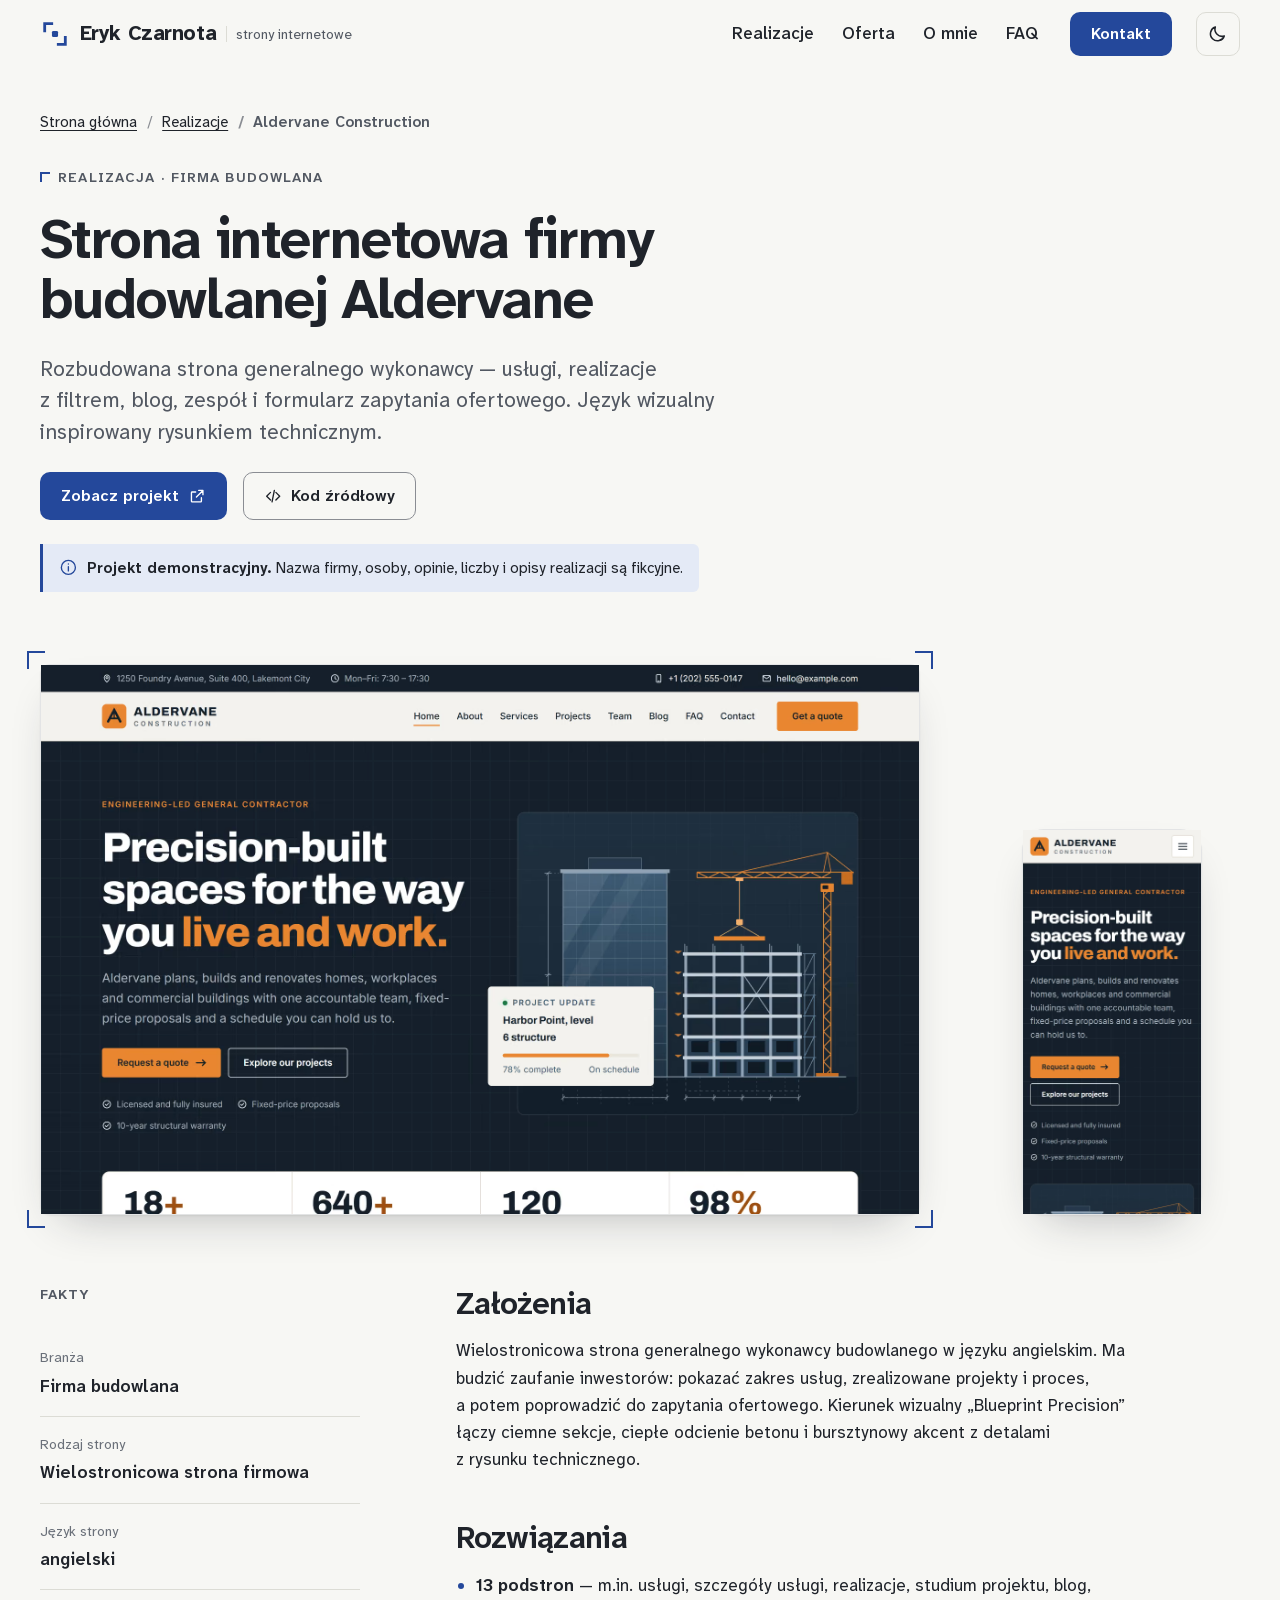
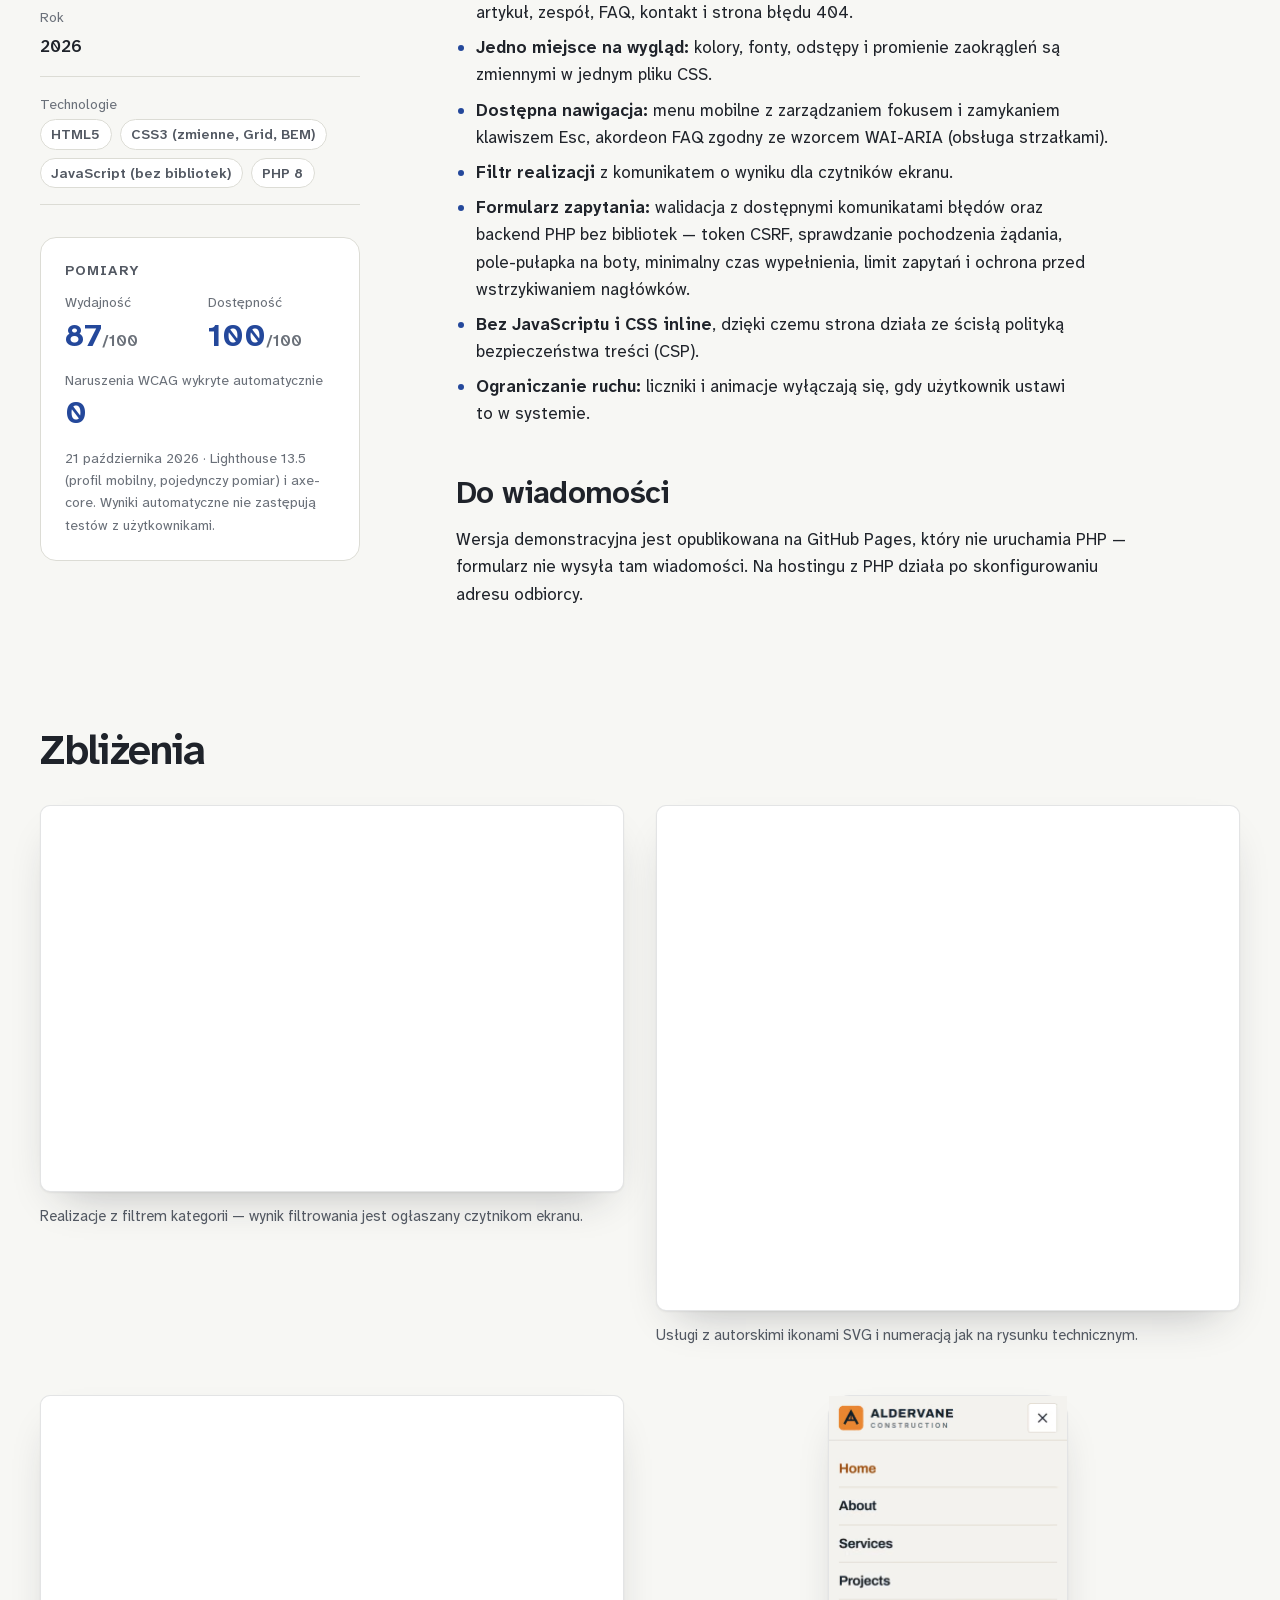
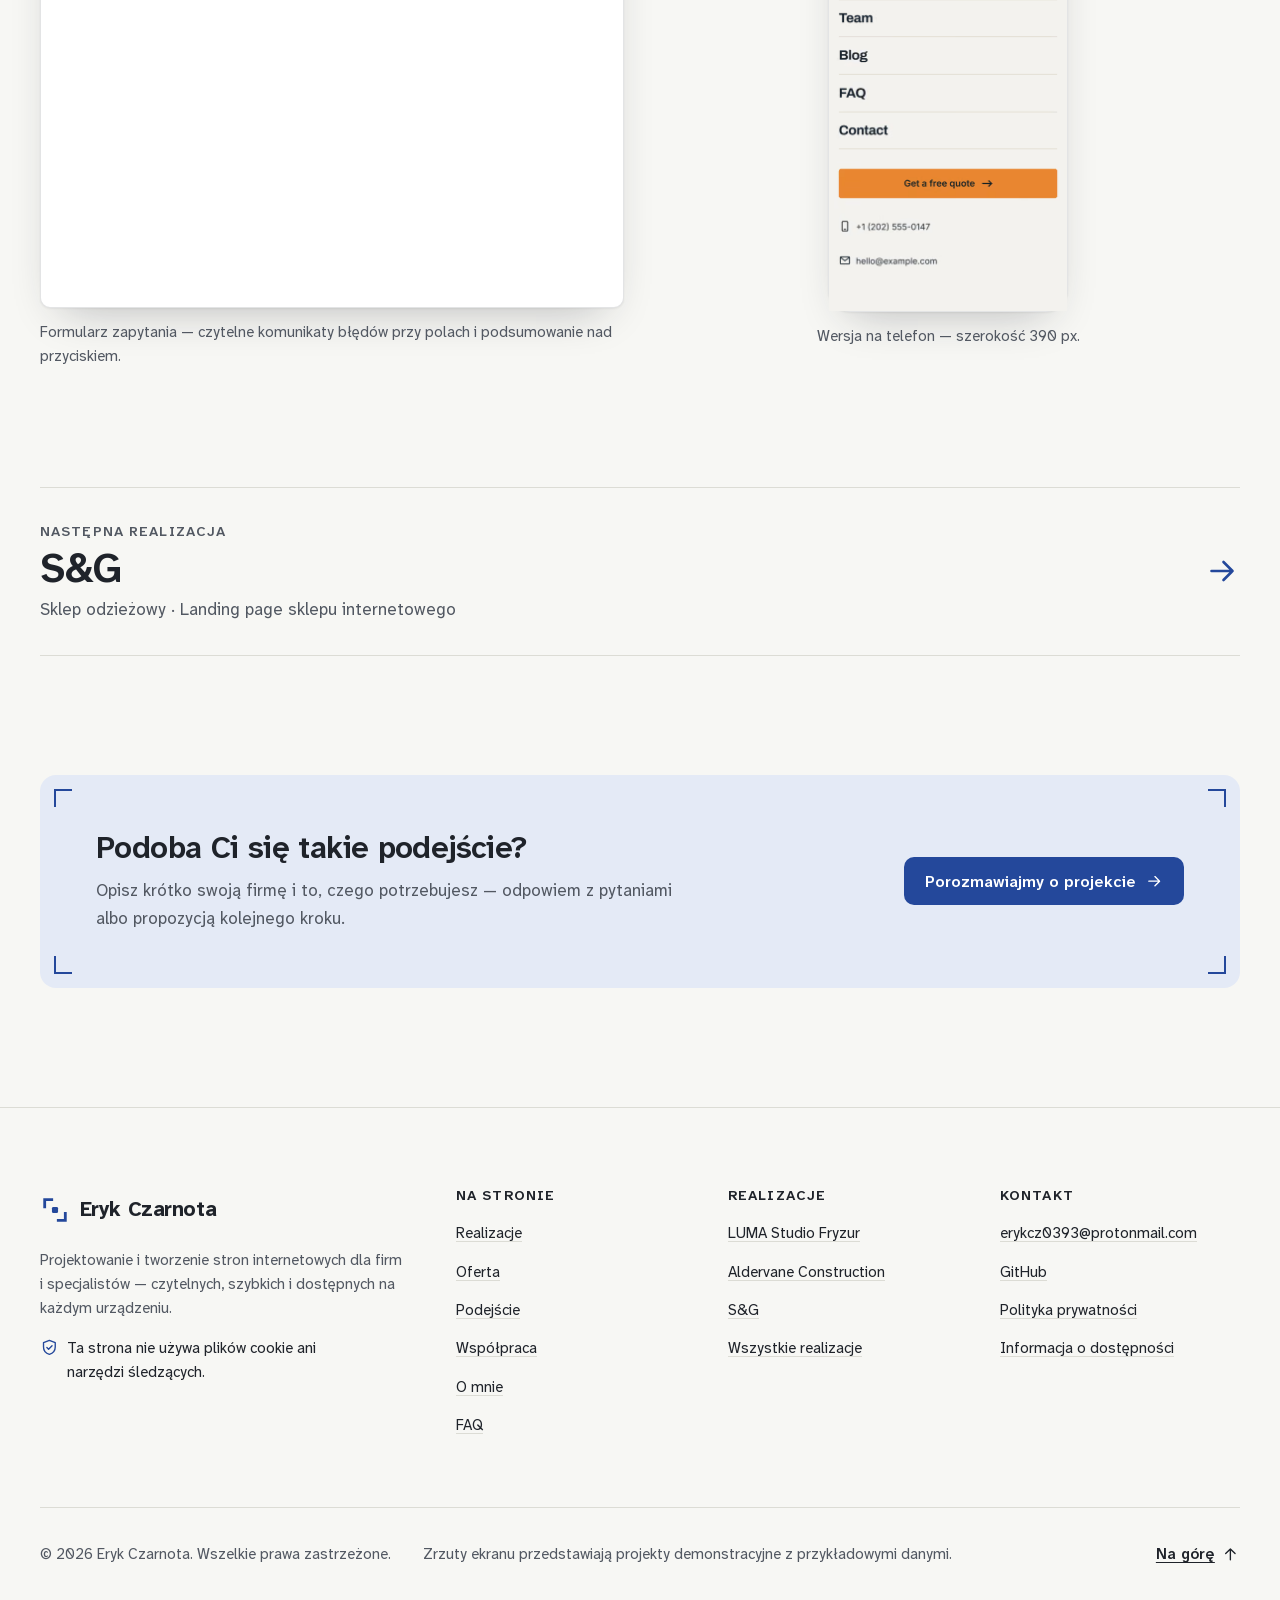
<file: realizacje/aldervane-firma-budowlana.html>
<!doctype html>
<html lang="pl" dir="ltr">
  <head>
    <meta charset="utf-8" />
    <meta http-equiv="Content-Security-Policy" content="default-src 'none'; script-src 'self' 'sha256-Fnqz5usUp8S/g5ODVF9xJPYz32ws6yMzLYae2Eng40Q='; style-src 'self'; img-src 'self'; font-src 'self'; connect-src 'self'; form-action 'self'; base-uri 'none'; object-src 'none'" />
    <meta name="viewport" content="width=device-width, initial-scale=1" />
    <title>Strona internetowa dla firmy budowlanej – realizacja Aldervane</title>
    <meta
      name="description"
      content="Studium projektu wielostronicowej strony firmy budowlanej z realizacjami, filtrem kategorii i bezpiecznym formularzem. Projekt demonstracyjny w języku angielskim."
    />
    <link rel="canonical" href="https://erykcz93.github.io/portfolio/realizacje/aldervane-firma-budowlana.html" />
    <meta name="robots" content="index, follow, max-image-preview:large" />
    <meta name="referrer" content="strict-origin-when-cross-origin" />
    <meta name="color-scheme" content="light dark" />
    <meta name="theme-color" content="#f7f7f4" media="(prefers-color-scheme: light)" />
    <meta name="theme-color" content="#121418" media="(prefers-color-scheme: dark)" />
    <meta name="author" content="Eryk Czarnota" />
    <!-- Ustawia motyw przed narysowaniem strony. Nie zmieniaj tej linii: jej skrót SHA-256 jest w CSP powyżej (patrz README). -->
    <!-- prettier-ignore -->
    <script>(function(){var d=document.documentElement;d.classList.add('js');try{var t=localStorage.getItem('motyw');if(t==='ciemny'){d.dataset.theme='dark'}else if(t==='jasny'){d.dataset.theme='light'}}catch(e){}})();</script>
    <link
      rel="preload"
      href="../assets/fonts/atkinson-hyperlegible-next-pl-wght.woff2"
      as="font"
      type="font/woff2"
      crossorigin
    />
    <link rel="icon" href="../favicon.ico" sizes="32x32" />
    <link rel="icon" href="../assets/images/icons/favicon.svg" type="image/svg+xml" />
    <link rel="apple-touch-icon" href="../assets/images/icons/apple-touch-icon.png" />
    <meta property="og:type" content="article" />
    <meta property="og:locale" content="pl_PL" />
    <meta property="og:site_name" content="Eryk Czarnota" />
    <meta property="og:title" content="Strona internetowa dla firmy budowlanej – realizacja Aldervane" />
    <meta
      property="og:description"
      content="Studium projektu wielostronicowej strony firmy budowlanej z realizacjami, filtrem kategorii i bezpiecznym formularzem. Projekt demonstracyjny w języku angielskim."
    />
    <meta property="og:url" content="https://erykcz93.github.io/portfolio/realizacje/aldervane-firma-budowlana.html" />
    <meta
      property="og:image"
      content="https://erykcz93.github.io/portfolio/assets/images/og/aldervane-firma-budowlana.jpg"
    />
    <meta property="og:image:type" content="image/jpeg" />
    <meta property="og:image:width" content="1200" />
    <meta property="og:image:height" content="630" />
    <meta
      property="og:image:alt"
      content="Aldervane Construction — wielostronicowa strona firmowa, projekt demonstracyjny"
    />
    <meta name="twitter:card" content="summary_large_image" />
    <meta name="twitter:title" content="Strona internetowa dla firmy budowlanej – realizacja Aldervane" />
    <meta
      name="twitter:description"
      content="Studium projektu wielostronicowej strony firmy budowlanej z realizacjami, filtrem kategorii i bezpiecznym formularzem. Projekt demonstracyjny w języku angielskim."
    />
    <meta
      name="twitter:image"
      content="https://erykcz93.github.io/portfolio/assets/images/og/aldervane-firma-budowlana.jpg"
    />
    <meta
      name="twitter:image:alt"
      content="Aldervane Construction — wielostronicowa strona firmowa, projekt demonstracyjny"
    />
    <script type="application/ld+json">
      {
        "@context": "https://schema.org",
        "@graph": [
          {
            "@type": "WebSite",
            "@id": "https://erykcz93.github.io/portfolio/#witryna",
            "url": "https://erykcz93.github.io/portfolio/",
            "name": "Eryk Czarnota",
            "inLanguage": "pl-PL",
            "publisher": { "@id": "https://erykcz93.github.io/portfolio/#osoba" }
          },
          {
            "@type": "Person",
            "@id": "https://erykcz93.github.io/portfolio/#osoba",
            "name": "Eryk Czarnota",
            "jobTitle": "Projektant i twórca stron internetowych",
            "url": "https://erykcz93.github.io/portfolio/",
            "sameAs": ["https://github.com/erykcz93"],
            "knowsAbout": [
              "Projektowanie stron internetowych",
              "Tworzenie stron internetowych",
              "Dostępność cyfrowa (WCAG)",
              "Wydajność stron internetowych",
              "SEO techniczne"
            ]
          },
          {
            "@type": "CreativeWork",
            "@id": "https://erykcz93.github.io/portfolio/realizacje/aldervane-firma-budowlana.html#realizacja",
            "name": "Aldervane Construction",
            "headline": "Strona internetowa firmy budowlanej Aldervane",
            "description": "Rozbudowana strona generalnego wykonawcy — usługi, realizacje z filtrem, blog, zespół i formularz zapytania ofertowego. Język wizualny inspirowany rysunkiem technicznym.",
            "url": "https://erykcz93.github.io/portfolio/realizacje/aldervane-firma-budowlana.html",
            "genre": "Wielostronicowa strona firmowa",
            "about": "Firma budowlana",
            "dateCreated": "2026",
            "inLanguage": "en",
            "image": "https://erykcz93.github.io/portfolio/assets/images/og/aldervane-firma-budowlana.jpg",
            "creator": { "@id": "https://erykcz93.github.io/portfolio/#osoba" },
            "isPartOf": { "@id": "https://erykcz93.github.io/portfolio/#witryna" }
          },
          {
            "@type": "BreadcrumbList",
            "itemListElement": [
              {
                "@type": "ListItem",
                "position": 1,
                "name": "Strona główna",
                "item": "https://erykcz93.github.io/portfolio/"
              },
              {
                "@type": "ListItem",
                "position": 2,
                "name": "Realizacje",
                "item": "https://erykcz93.github.io/portfolio/realizacje.html"
              },
              {
                "@type": "ListItem",
                "position": 3,
                "name": "Aldervane Construction",
                "item": "https://erykcz93.github.io/portfolio/realizacje/aldervane-firma-budowlana.html"
              }
            ]
          }
        ]
      }
    </script>
    <link rel="stylesheet" href="../assets/css/style.css" />
  </head>
  <body id="top">
    <!-- Zestaw ikon strony. Użycie: <svg class="icon" width="24" height="24" aria-hidden="true" focusable="false"><use href="#i-nazwa"></use></svg> -->
    <!-- prettier-ignore -->
    <svg class="sprite" width="0" height="0" aria-hidden="true" focusable="false">
      <symbol id="i-arrow-right" viewBox="0 0 24 24"><path d="M5 12h14M13 6l6 6-6 6"/></symbol>
      <symbol id="i-arrow-down" viewBox="0 0 24 24"><path d="M12 5v14M6 13l6 6 6-6"/></symbol>
      <symbol id="i-arrow-up" viewBox="0 0 24 24"><path d="M12 19V5M6 11l6-6 6 6"/></symbol>
      <symbol id="i-arrow-left" viewBox="0 0 24 24"><path d="M19 12H5M11 6l-6 6 6 6"/></symbol>
      <symbol id="i-external" viewBox="0 0 24 24"><path d="M14 4.5h5.5V10M19.5 4.5L11 13"/><path d="M17.5 14v4.5a1 1 0 0 1-1 1h-11a1 1 0 0 1-1-1v-11a1 1 0 0 1 1-1H10"/></symbol>
      <symbol id="i-check" viewBox="0 0 24 24"><path d="M5 12.5l4.2 4.2L19 7"/></symbol>
      <symbol id="i-info" viewBox="0 0 24 24"><circle cx="12" cy="12" r="9"/><path d="M12 11v5.5M12 7.6v.1"/></symbol>
      <symbol id="i-mail" viewBox="0 0 24 24"><rect x="3" y="5" width="18" height="14" rx="2"/><path d="M4 7l8 6 8-6"/></symbol>
      <symbol id="i-copy" viewBox="0 0 24 24"><rect x="8.5" y="8.5" width="11.5" height="11.5" rx="2"/><path d="M15.5 8.5V6a2 2 0 0 0-2-2H6a2 2 0 0 0-2 2v7.5a2 2 0 0 0 2 2h2.5"/></symbol>
      <symbol id="i-code" viewBox="0 0 24 24"><path d="M8.5 7l-5 5 5 5M15.5 7l5 5-5 5M13.5 4.5l-3 15"/></symbol>
      <symbol id="i-sun" viewBox="0 0 24 24"><circle cx="12" cy="12" r="4"/><path d="M12 2.5v2M12 19.5v2M4.6 4.6L6 6M18 18l1.4 1.4M2.5 12h2M19.5 12h2M4.6 19.4L6 18M18 6l1.4-1.4"/></symbol>
      <symbol id="i-moon" viewBox="0 0 24 24"><path d="M19.5 14.6A8 8 0 0 1 9.4 4.5a8 8 0 1 0 10.1 10.1z"/></symbol>
      <symbol id="i-card" viewBox="0 0 24 24"><rect x="3" y="5.5" width="18" height="13" rx="2"/><circle cx="8.5" cy="11" r="2"/><path d="M5.8 15.6c.6-1.3 1.6-2 2.7-2s2.1.7 2.7 2M14 10h4M14 13.5h3"/></symbol>
      <symbol id="i-target" viewBox="0 0 24 24"><circle cx="12" cy="12" r="8.5"/><circle cx="12" cy="12" r="4.5"/><circle cx="12" cy="12" r="1"/></symbol>
      <symbol id="i-frame" viewBox="0 0 24 24"><path d="M4 9V4h5M15 4h5v5M20 15v5h-5M9 20H4v-5"/><path d="M7.5 15.5l2.8-3.3 2.2 2.3 1.6-1.8 2.4 2.8"/></symbol>
      <symbol id="i-bag" viewBox="0 0 24 24"><path d="M5 8h14l-1.1 12.1a1 1 0 0 1-1 .9H7.1a1 1 0 0 1-1-.9z"/><path d="M9 10V6.5a3 3 0 0 1 6 0V10"/></symbol>
      <symbol id="i-refresh" viewBox="0 0 24 24"><path d="M19.5 11A7.8 7.8 0 0 0 5.6 6.6M4.5 13a7.8 7.8 0 0 0 13.9 4.4"/><path d="M5 3v4h4M19 21v-4h-4"/></symbol>
      <symbol id="i-gauge" viewBox="0 0 24 24"><path d="M4.2 17.5a8.6 8.6 0 1 1 15.6 0"/><path d="M12 13.5l4.2-4.2"/><circle cx="12" cy="13.5" r="1.2"/><path d="M8 17.5h8"/></symbol>
      <symbol id="i-devices" viewBox="0 0 24 24"><rect x="2.5" y="4" width="15" height="10.5" rx="1.5"/><path d="M7 18.5h5M9.5 14.5v4"/><rect x="15.5" y="9.5" width="6" height="10.5" rx="1.3"/></symbol>
      <symbol id="i-access" viewBox="0 0 24 24"><circle cx="12" cy="12" r="9"/><circle cx="12" cy="7.4" r="1.3"/><path d="M7.5 10.2l4.5.9 4.5-.9M12 11.1v3.3l-2.4 3.9M12 14.4l2.4 3.9"/></symbol>
      <symbol id="i-shield" viewBox="0 0 24 24"><path d="M12 3l7.5 3v5.6c0 4.5-3.2 8.1-7.5 9.4-4.3-1.3-7.5-4.9-7.5-9.4V6z"/><path d="M8.8 12.1l2.2 2.2 4.4-4.4"/></symbol>
      <symbol id="i-structure" viewBox="0 0 24 24"><rect x="9" y="3" width="6" height="4.5" rx="1"/><rect x="3" y="16.5" width="6" height="4.5" rx="1"/><rect x="15" y="16.5" width="6" height="4.5" rx="1"/><path d="M12 7.5V12M6 16.5V12h12v4.5"/></symbol>
    </svg>
    <div class="sentinel sentinel--header" data-header-sentinel aria-hidden="true"></div>
    <div class="sentinel sentinel--top" data-top-sentinel aria-hidden="true"></div>
    <a class="skip-link" href="#tresc">Przejdź do treści</a>
    <header class="site-header" data-header>
      <div class="container site-header__inner">
        <a class="brand" href="../index.html">
          <svg class="brand__mark" viewBox="0 0 32 32" width="30" height="30" aria-hidden="true" focusable="false">
            <path
              d="M5 12.5V5h7.5M27 19.5V27h-7.5"
              fill="none"
              stroke="currentColor"
              stroke-width="3"
              stroke-linecap="square"
            />
            <rect x="12.75" y="12.75" width="6.5" height="6.5" rx="1.5" fill="currentColor" />
          </svg>
          <span class="brand__name">Eryk Czarnota</span> <span class="brand__tagline">strony internetowe</span>
          <span class="visually-hidden">— strona główna</span>
        </a>
        <button type="button" class="menu-toggle" aria-expanded="false" aria-controls="menu-glowne" data-menu-toggle>
          <span class="menu-toggle__bars" aria-hidden="true"></span> <span class="menu-toggle__label">Menu</span>
        </button>
        <nav id="menu-glowne" class="site-nav" aria-label="Główna">
          <ul class="site-nav__list" role="list">
            <li><a class="site-nav__link" href="../index.html#realizacje" data-spy="realizacje"> Realizacje </a></li>
            <li><a class="site-nav__link" href="../index.html#oferta" data-spy="oferta"> Oferta </a></li>
            <li><a class="site-nav__link" href="../index.html#o-mnie" data-spy="o-mnie"> O&nbsp;mnie </a></li>
            <li><a class="site-nav__link" href="../index.html#faq" data-spy="faq"> FAQ </a></li>
          </ul>
          <a class="btn btn--primary site-nav__cta" href="../index.html#kontakt" data-spy="kontakt">Kontakt</a>
        </nav>
        <button type="button" class="theme-toggle" aria-pressed="false" data-theme-toggle>
          <span class="theme-toggle__moon">
            <svg class="icon" width="24" height="24" aria-hidden="true" focusable="false">
              <use href="#i-moon"></use>
            </svg>
          </span>
          <span class="theme-toggle__sun">
            <svg class="icon" width="24" height="24" aria-hidden="true" focusable="false">
              <use href="#i-sun"></use>
            </svg>
          </span>
          <span class="visually-hidden">Tryb ciemny</span>
        </button>
      </div>
    </header>
    <main id="tresc" tabindex="-1">
      <article class="case" aria-labelledby="case-tytul">
        <header class="container case__header">
          <nav class="breadcrumbs" aria-label="Ścieżka nawigacji">
            <ol role="list">
              <li><a href="../index.html">Strona główna</a></li>
              <li><a href="../realizacje.html">Realizacje</a></li>
              <li aria-current="page">Aldervane Construction</li>
            </ol>
          </nav>
          <p class="eyebrow">Realizacja · Firma budowlana</p>
          <h1 id="case-tytul">Strona internetowa firmy budowlanej Aldervane</h1>
          <p class="case__lead">
            Rozbudowana strona generalnego wykonawcy&nbsp;— usługi, realizacje z&nbsp;filtrem, blog, zespół
            i&nbsp;formularz zapytania ofertowego. Język wizualny inspirowany rysunkiem technicznym.
          </p>
          <div class="actions">
            <a class="btn btn--primary" href="https://erykcz93.github.io/construction/" target="_blank" rel="noopener">
              Zobacz projekt
              <svg class="icon icon--move-out" width="24" height="24" aria-hidden="true" focusable="false">
                <use href="#i-external"></use>
              </svg>
              <span class="visually-hidden">Aldervane (otwiera się w&nbsp;nowej karcie)</span>
            </a>
            <a
              class="btn btn--secondary"
              href="https://github.com/erykcz93/construction"
              target="_blank"
              rel="noopener"
            >
              <svg class="icon" width="24" height="24" aria-hidden="true" focusable="false">
                <use href="#i-code"></use>
              </svg>
              Kod źródłowy
              <span class="visually-hidden">na GitHubie (otwiera się w&nbsp;nowej karcie)</span>
            </a>
          </div>
          <p class="case__demo">
            <svg class="icon" width="24" height="24" aria-hidden="true" focusable="false">
              <use href="#i-info"></use>
            </svg>
            <span>
              <strong>Projekt demonstracyjny.</strong> Nazwa firmy, osoby, opinie, liczby i&nbsp;opisy realizacji są
              fikcyjne.
            </span>
          </p>
        </header>
        <div class="container case__screens">
          <figure class="case__desktop frame">
            <picture>
              <source
                srcset="
                  ../assets/images/projects/aldervane-firma-budowlana/desktop-640.avif   640w,
                  ../assets/images/projects/aldervane-firma-budowlana/desktop-960.avif   960w,
                  ../assets/images/projects/aldervane-firma-budowlana/desktop-1280.avif 1280w,
                  ../assets/images/projects/aldervane-firma-budowlana/desktop-1600.avif 1600w,
                  ../assets/images/projects/aldervane-firma-budowlana/desktop-2000.avif 2000w,
                  ../assets/images/projects/aldervane-firma-budowlana/desktop-2400.avif 2400w
                "
                type="image/avif"
                sizes="(min-width: 75em) 880px, (min-width: 60em) 70vw, 92vw"
              />
              <img
                src="../assets/images/projects/aldervane-firma-budowlana/desktop-2400.webp"
                srcset="
                  ../assets/images/projects/aldervane-firma-budowlana/desktop-640.webp   640w,
                  ../assets/images/projects/aldervane-firma-budowlana/desktop-960.webp   960w,
                  ../assets/images/projects/aldervane-firma-budowlana/desktop-1280.webp 1280w,
                  ../assets/images/projects/aldervane-firma-budowlana/desktop-1600.webp 1600w,
                  ../assets/images/projects/aldervane-firma-budowlana/desktop-2000.webp 2000w,
                  ../assets/images/projects/aldervane-firma-budowlana/desktop-2400.webp 2400w
                "
                alt="Strona główna Aldervane Construction na ekranie komputera"
                sizes="(min-width: 75em) 880px, (min-width: 60em) 70vw, 92vw"
                loading="eager"
                fetchpriority="high"
                decoding="async"
                width="2880"
                height="1800"
              />
            </picture>
          </figure>
          <figure class="case__phone">
            <picture>
              <source
                srcset="
                  ../assets/images/projects/aldervane-firma-budowlana/mobile-240.avif 240w,
                  ../assets/images/projects/aldervane-firma-budowlana/mobile-360.avif 360w,
                  ../assets/images/projects/aldervane-firma-budowlana/mobile-480.avif 480w,
                  ../assets/images/projects/aldervane-firma-budowlana/mobile-640.avif 640w
                "
                type="image/avif"
                sizes="(min-width: 60em) 260px, 60vw"
              />
              <img
                src="../assets/images/projects/aldervane-firma-budowlana/mobile-640.webp"
                srcset="
                  ../assets/images/projects/aldervane-firma-budowlana/mobile-240.webp 240w,
                  ../assets/images/projects/aldervane-firma-budowlana/mobile-360.webp 360w,
                  ../assets/images/projects/aldervane-firma-budowlana/mobile-480.webp 480w,
                  ../assets/images/projects/aldervane-firma-budowlana/mobile-640.webp 640w
                "
                alt="Strona główna Aldervane Construction na ekranie telefonu"
                sizes="(min-width: 60em) 260px, 60vw"
                loading="eager"
                decoding="async"
                width="780"
                height="1688"
              />
            </picture>
          </figure>
        </div>
        <div class="container case__body">
          <aside class="case__facts" aria-labelledby="fakty-tytul">
            <h2 id="fakty-tytul" class="case__facts-title">Fakty</h2>
            <dl>
              <div>
                <dt>Branża</dt>
                <dd>Firma budowlana</dd>
              </div>
              <div>
                <dt>Rodzaj strony</dt>
                <dd>Wielostronicowa strona firmowa</dd>
              </div>
              <div>
                <dt>Język strony</dt>
                <dd>angielski</dd>
              </div>
              <div>
                <dt>Rok</dt>
                <dd>2026</dd>
              </div>
              <div>
                <dt>Technologie</dt>
                <dd>
                  <ul class="chips" role="list">
                    <li class="chip">HTML5</li>
                    <li class="chip">CSS3 (zmienne, Grid, BEM)</li>
                    <li class="chip">JavaScript (bez bibliotek)</li>
                    <li class="chip">PHP 8</li>
                  </ul>
                </dd>
              </div>
            </dl>
            <div class="measure">
              <h3 class="measure__title">Pomiary</h3>
              <dl class="measure__grid">
                <div>
                  <dt>Wydajność</dt>
                  <dd>87<span>/100</span></dd>
                </div>
                <div>
                  <dt>Dostępność</dt>
                  <dd>100<span>/100</span></dd>
                </div>
                <div>
                  <dt>Naruszenia WCAG wykryte automatycznie</dt>
                  <dd>0</dd>
                </div>
              </dl>
              <p class="measure__note">
                21 października 2026 · Lighthouse 13.5 (profil mobilny, pojedynczy pomiar) i&nbsp;axe-core. Wyniki
                automatyczne nie zastępują testów z użytkownikami.
              </p>
            </div>
          </aside>
          <div class="prose case__content">
            <h2 id="założenia">Założenia</h2>
            <p>
              Wielostronicowa strona generalnego wykonawcy budowlanego w&nbsp;języku angielskim. Ma budzić zaufanie
              inwestorów: pokazać zakres usług, zrealizowane projekty i&nbsp;proces, a&nbsp;potem poprowadzić do
              zapytania ofertowego. Kierunek wizualny „Blueprint Precision” łączy ciemne sekcje, ciepłe odcienie betonu
              i&nbsp;bursztynowy akcent z&nbsp;detalami z&nbsp;rysunku technicznego.
            </p>
            <h2 id="rozwiązania">Rozwiązania</h2>
            <ul>
              <li>
                <strong>13 podstron</strong>&nbsp;— m.in. usługi, szczegóły usługi, realizacje, studium projektu, blog,
                artykuł, zespół, FAQ, kontakt i&nbsp;strona błędu 404.
              </li>
              <li>
                <strong>Jedno miejsce na wygląd:</strong> kolory, fonty, odstępy i&nbsp;promienie zaokrągleń są
                zmiennymi w&nbsp;jednym pliku CSS.
              </li>
              <li>
                <strong>Dostępna nawigacja:</strong> menu mobilne z&nbsp;zarządzaniem fokusem i&nbsp;zamykaniem
                klawiszem Esc, akordeon FAQ zgodny ze wzorcem WAI-ARIA (obsługa strzałkami).
              </li>
              <li><strong>Filtr realizacji</strong> z&nbsp;komunikatem o&nbsp;wyniku dla czytników ekranu.</li>
              <li>
                <strong>Formularz zapytania:</strong> walidacja z&nbsp;dostępnymi komunikatami błędów oraz backend PHP
                bez bibliotek&nbsp;— token CSRF, sprawdzanie pochodzenia żądania, pole-pułapka na boty, minimalny czas
                wypełnienia, limit zapytań i&nbsp;ochrona przed wstrzykiwaniem nagłówków.
              </li>
              <li>
                <strong>Bez JavaScriptu i&nbsp;CSS inline</strong>, dzięki czemu strona działa ze ścisłą polityką
                bezpieczeństwa treści (CSP).
              </li>
              <li>
                <strong>Ograniczanie ruchu:</strong> liczniki i&nbsp;animacje wyłączają się, gdy użytkownik ustawi to
                w&nbsp;systemie.
              </li>
            </ul>
            <h2 id="do-wiadomości">Do wiadomości</h2>
            <p>
              Wersja demonstracyjna jest opublikowana na GitHub Pages, który nie uruchamia PHP&nbsp;— formularz nie
              wysyła tam wiadomości. Na hostingu z&nbsp;PHP działa po skonfigurowaniu adresu odbiorcy.
            </p>
          </div>
        </div>
        <section class="container case__gallery" aria-labelledby="zblizenia-tytul">
          <h2 id="zblizenia-tytul">Zbliżenia</h2>
          <div class="gallery">
            <figure class="gallery__item">
              <div class="gallery__shot">
                <picture>
                  <source
                    srcset="
                      ../assets/images/projects/aldervane-firma-budowlana/detal-realizacje-filtr-480.avif   480w,
                      ../assets/images/projects/aldervane-firma-budowlana/detal-realizacje-filtr-720.avif   720w,
                      ../assets/images/projects/aldervane-firma-budowlana/detal-realizacje-filtr-960.avif   960w,
                      ../assets/images/projects/aldervane-firma-budowlana/detal-realizacje-filtr-1280.avif 1280w,
                      ../assets/images/projects/aldervane-firma-budowlana/detal-realizacje-filtr-1600.avif 1600w
                    "
                    type="image/avif"
                    sizes="(min-width: 60em) 560px, 92vw"
                  />
                  <img
                    src="../assets/images/projects/aldervane-firma-budowlana/detal-realizacje-filtr-1600.webp"
                    srcset="
                      ../assets/images/projects/aldervane-firma-budowlana/detal-realizacje-filtr-480.webp   480w,
                      ../assets/images/projects/aldervane-firma-budowlana/detal-realizacje-filtr-720.webp   720w,
                      ../assets/images/projects/aldervane-firma-budowlana/detal-realizacje-filtr-960.webp   960w,
                      ../assets/images/projects/aldervane-firma-budowlana/detal-realizacje-filtr-1280.webp 1280w,
                      ../assets/images/projects/aldervane-firma-budowlana/detal-realizacje-filtr-1600.webp 1600w
                    "
                    alt="Podstrona realizacji Aldervane z filtrem kategorii ustawionym na „Residential”"
                    sizes="(min-width: 60em) 560px, 92vw"
                    loading="lazy"
                    decoding="async"
                    width="2880"
                    height="1902"
                  />
                </picture>
              </div>
              <figcaption>
                Realizacje z&nbsp;filtrem kategorii&nbsp;— wynik filtrowania jest ogłaszany czytnikom ekranu.
              </figcaption>
            </figure>
            <figure class="gallery__item">
              <div class="gallery__shot">
                <picture>
                  <source
                    srcset="
                      ../assets/images/projects/aldervane-firma-budowlana/detal-uslugi-480.avif   480w,
                      ../assets/images/projects/aldervane-firma-budowlana/detal-uslugi-720.avif   720w,
                      ../assets/images/projects/aldervane-firma-budowlana/detal-uslugi-960.avif   960w,
                      ../assets/images/projects/aldervane-firma-budowlana/detal-uslugi-1280.avif 1280w,
                      ../assets/images/projects/aldervane-firma-budowlana/detal-uslugi-1600.avif 1600w
                    "
                    type="image/avif"
                    sizes="(min-width: 60em) 560px, 92vw"
                  />
                  <img
                    src="../assets/images/projects/aldervane-firma-budowlana/detal-uslugi-1600.webp"
                    srcset="
                      ../assets/images/projects/aldervane-firma-budowlana/detal-uslugi-480.webp   480w,
                      ../assets/images/projects/aldervane-firma-budowlana/detal-uslugi-720.webp   720w,
                      ../assets/images/projects/aldervane-firma-budowlana/detal-uslugi-960.webp   960w,
                      ../assets/images/projects/aldervane-firma-budowlana/detal-uslugi-1280.webp 1280w,
                      ../assets/images/projects/aldervane-firma-budowlana/detal-uslugi-1600.webp 1600w
                    "
                    alt="Sekcja usług Aldervane z autorskimi ikonami"
                    sizes="(min-width: 60em) 560px, 92vw"
                    loading="lazy"
                    decoding="async"
                    width="2880"
                    height="2492"
                  />
                </picture>
              </div>
              <figcaption>Usługi z&nbsp;autorskimi ikonami SVG i&nbsp;numeracją jak na rysunku technicznym.</figcaption>
            </figure>
            <figure class="gallery__item">
              <div class="gallery__shot">
                <picture>
                  <source
                    srcset="
                      ../assets/images/projects/aldervane-firma-budowlana/detal-formularz-480.avif   480w,
                      ../assets/images/projects/aldervane-firma-budowlana/detal-formularz-720.avif   720w,
                      ../assets/images/projects/aldervane-firma-budowlana/detal-formularz-960.avif   960w,
                      ../assets/images/projects/aldervane-firma-budowlana/detal-formularz-1280.avif 1280w,
                      ../assets/images/projects/aldervane-firma-budowlana/detal-formularz-1600.avif 1600w
                    "
                    type="image/avif"
                    sizes="(min-width: 60em) 560px, 92vw"
                  />
                  <img
                    src="../assets/images/projects/aldervane-firma-budowlana/detal-formularz-1600.webp"
                    srcset="
                      ../assets/images/projects/aldervane-firma-budowlana/detal-formularz-480.webp   480w,
                      ../assets/images/projects/aldervane-firma-budowlana/detal-formularz-720.webp   720w,
                      ../assets/images/projects/aldervane-firma-budowlana/detal-formularz-960.webp   960w,
                      ../assets/images/projects/aldervane-firma-budowlana/detal-formularz-1280.webp 1280w,
                      ../assets/images/projects/aldervane-firma-budowlana/detal-formularz-1600.webp 1600w
                    "
                    alt="Formularz kontaktowy Aldervane z komunikatami walidacji przy pustych polach"
                    sizes="(min-width: 60em) 560px, 92vw"
                    loading="lazy"
                    decoding="async"
                    width="2880"
                    height="2526"
                  />
                </picture>
              </div>
              <figcaption>
                Formularz zapytania&nbsp;— czytelne komunikaty błędów przy polach i&nbsp;podsumowanie nad przyciskiem.
              </figcaption>
            </figure>
            <figure class="gallery__item gallery__item--phone">
              <div class="gallery__shot gallery__shot--phone">
                <picture>
                  <source
                    srcset="
                      ../assets/images/projects/aldervane-firma-budowlana/mobile-menu-240.avif 240w,
                      ../assets/images/projects/aldervane-firma-budowlana/mobile-menu-360.avif 360w,
                      ../assets/images/projects/aldervane-firma-budowlana/mobile-menu-480.avif 480w
                    "
                    type="image/avif"
                    sizes="240px"
                  />
                  <img
                    src="../assets/images/projects/aldervane-firma-budowlana/mobile-menu-480.webp"
                    srcset="
                      ../assets/images/projects/aldervane-firma-budowlana/mobile-menu-240.webp 240w,
                      ../assets/images/projects/aldervane-firma-budowlana/mobile-menu-360.webp 360w,
                      ../assets/images/projects/aldervane-firma-budowlana/mobile-menu-480.webp 480w
                    "
                    alt="Otwarte menu mobilne Aldervane na ekranie telefonu"
                    sizes="240px"
                    loading="lazy"
                    decoding="async"
                    width="780"
                    height="1688"
                  />
                </picture>
              </div>
              <figcaption>Wersja na telefon&nbsp;— szerokość 390&nbsp;px.</figcaption>
            </figure>
          </div>
        </section>
        <nav class="container case__next" aria-label="Kolejna realizacja">
          <a href="../realizacje/sg-sklep-odziezowy.html" class="next">
            <span class="next__label">Następna realizacja</span> <span class="next__title">S&amp;G</span>
            <span class="next__meta">Sklep odzieżowy · Landing page sklepu internetowego</span>
            <svg class="icon next__icon" width="24" height="24" aria-hidden="true" focusable="false">
              <use href="#i-arrow-right"></use>
            </svg>
          </a>
        </nav>
      </article>
      <section class="cta" aria-labelledby="cta-tytul">
        <div class="container cta__inner frame">
          <div>
            <h2 id="cta-tytul" class="cta__title">Podoba Ci się takie podejście?</h2>
            <p class="cta__text">
              Opisz krótko swoją firmę i&nbsp;to, czego potrzebujesz&nbsp;— odpowiem z&nbsp;pytaniami albo propozycją
              kolejnego kroku.
            </p>
          </div>
          <a class="btn btn--primary" href="../index.html#kontakt">
            Porozmawiajmy o&nbsp;projekcie
            <svg class="icon icon--move" width="24" height="24" aria-hidden="true" focusable="false">
              <use href="#i-arrow-right"></use>
            </svg>
          </a>
        </div>
      </section>
    </main>
    <footer class="site-footer">
      <div class="container site-footer__grid">
        <div class="site-footer__about">
          <a class="brand" href="../index.html">
            <svg class="brand__mark" viewBox="0 0 32 32" width="30" height="30" aria-hidden="true" focusable="false">
              <path
                d="M5 12.5V5h7.5M27 19.5V27h-7.5"
                fill="none"
                stroke="currentColor"
                stroke-width="3"
                stroke-linecap="square"
              />
              <rect x="12.75" y="12.75" width="6.5" height="6.5" rx="1.5" fill="currentColor" />
            </svg>
            <span class="brand__name">Eryk Czarnota</span> <span class="visually-hidden">— strona główna</span>
          </a>
          <p>
            Projektowanie i&nbsp;tworzenie stron internetowych dla firm i&nbsp;specjalistów&nbsp;— czytelnych, szybkich
            i&nbsp;dostępnych na każdym urządzeniu.
          </p>
          <p class="site-footer__privacy">
            <svg class="icon" width="24" height="24" aria-hidden="true" focusable="false">
              <use href="#i-shield"></use>
            </svg>
            <span>Ta strona nie używa plików cookie ani narzędzi śledzących.</span>
          </p>
        </div>
        <nav class="site-footer__col" aria-labelledby="stopka-strona">
          <h2 id="stopka-strona" class="site-footer__title">Na stronie</h2>
          <ul role="list">
            <li><a href="../index.html#realizacje">Realizacje</a></li>
            <li><a href="../index.html#oferta">Oferta</a></li>
            <li><a href="../index.html#pod-lupa">Podejście</a></li>
            <li><a href="../index.html#proces">Współpraca</a></li>
            <li><a href="../index.html#o-mnie">O&nbsp;mnie</a></li>
            <li><a href="../index.html#faq">FAQ</a></li>
          </ul>
        </nav>
        <nav class="site-footer__col" aria-labelledby="stopka-realizacje">
          <h2 id="stopka-realizacje" class="site-footer__title">Realizacje</h2>
          <ul role="list">
            <li><a href="../realizacje/luma-salon-fryzjerski.html">LUMA Studio Fryzur</a></li>
            <li><a href="../realizacje/aldervane-firma-budowlana.html">Aldervane Construction</a></li>
            <li><a href="../realizacje/sg-sklep-odziezowy.html">S&amp;G</a></li>
            <li><a href="../realizacje.html">Wszystkie realizacje</a></li>
          </ul>
        </nav>
        <div class="site-footer__col">
          <h2 class="site-footer__title">Kontakt</h2>
          <ul role="list">
            <li>
              <a href="mailto:erykcz0393@protonmail.com?subject=Zapytanie%20o%20stron%C4%99%20internetow%C4%85"
                >erykcz0393@protonmail.com</a
              >
            </li>
            <li><a href="https://github.com/erykcz93">GitHub</a></li>
            <li><a href="../polityka-prywatnosci.html">Polityka prywatności</a></li>
            <li><a href="../dostepnosc.html">Informacja o&nbsp;dostępności</a></li>
          </ul>
        </div>
      </div>
      <div class="container site-footer__meta">
        <p>© <span data-current-year>2026</span> Eryk Czarnota. Wszelkie prawa zastrzeżone.</p>
        <p class="site-footer__note">
          Zrzuty ekranu przedstawiają projekty demonstracyjne z&nbsp;przykładowymi danymi.
        </p>
        <a class="site-footer__top" href="#top">
          Na górę
          <svg class="icon" width="24" height="24" aria-hidden="true" focusable="false">
            <use href="#i-arrow-up"></use>
          </svg>
        </a>
      </div>
    </footer>
    <!-- Pojawia się po przewinięciu ok. 400 px (assets/js/main.js). Zwykły odnośnik — działa też bez skryptów. --><a
      class="to-top"
      href="#top"
      data-to-top
    >
      <svg class="icon" width="24" height="24" aria-hidden="true" focusable="false"><use href="#i-arrow-up"></use></svg>
      <span class="visually-hidden">Wróć na górę strony</span>
    </a>
    <p class="visually-hidden" role="status" aria-live="polite" data-announcer></p>
    <script src="../assets/js/main.js" defer></script>
  </body>
</html>
</file>
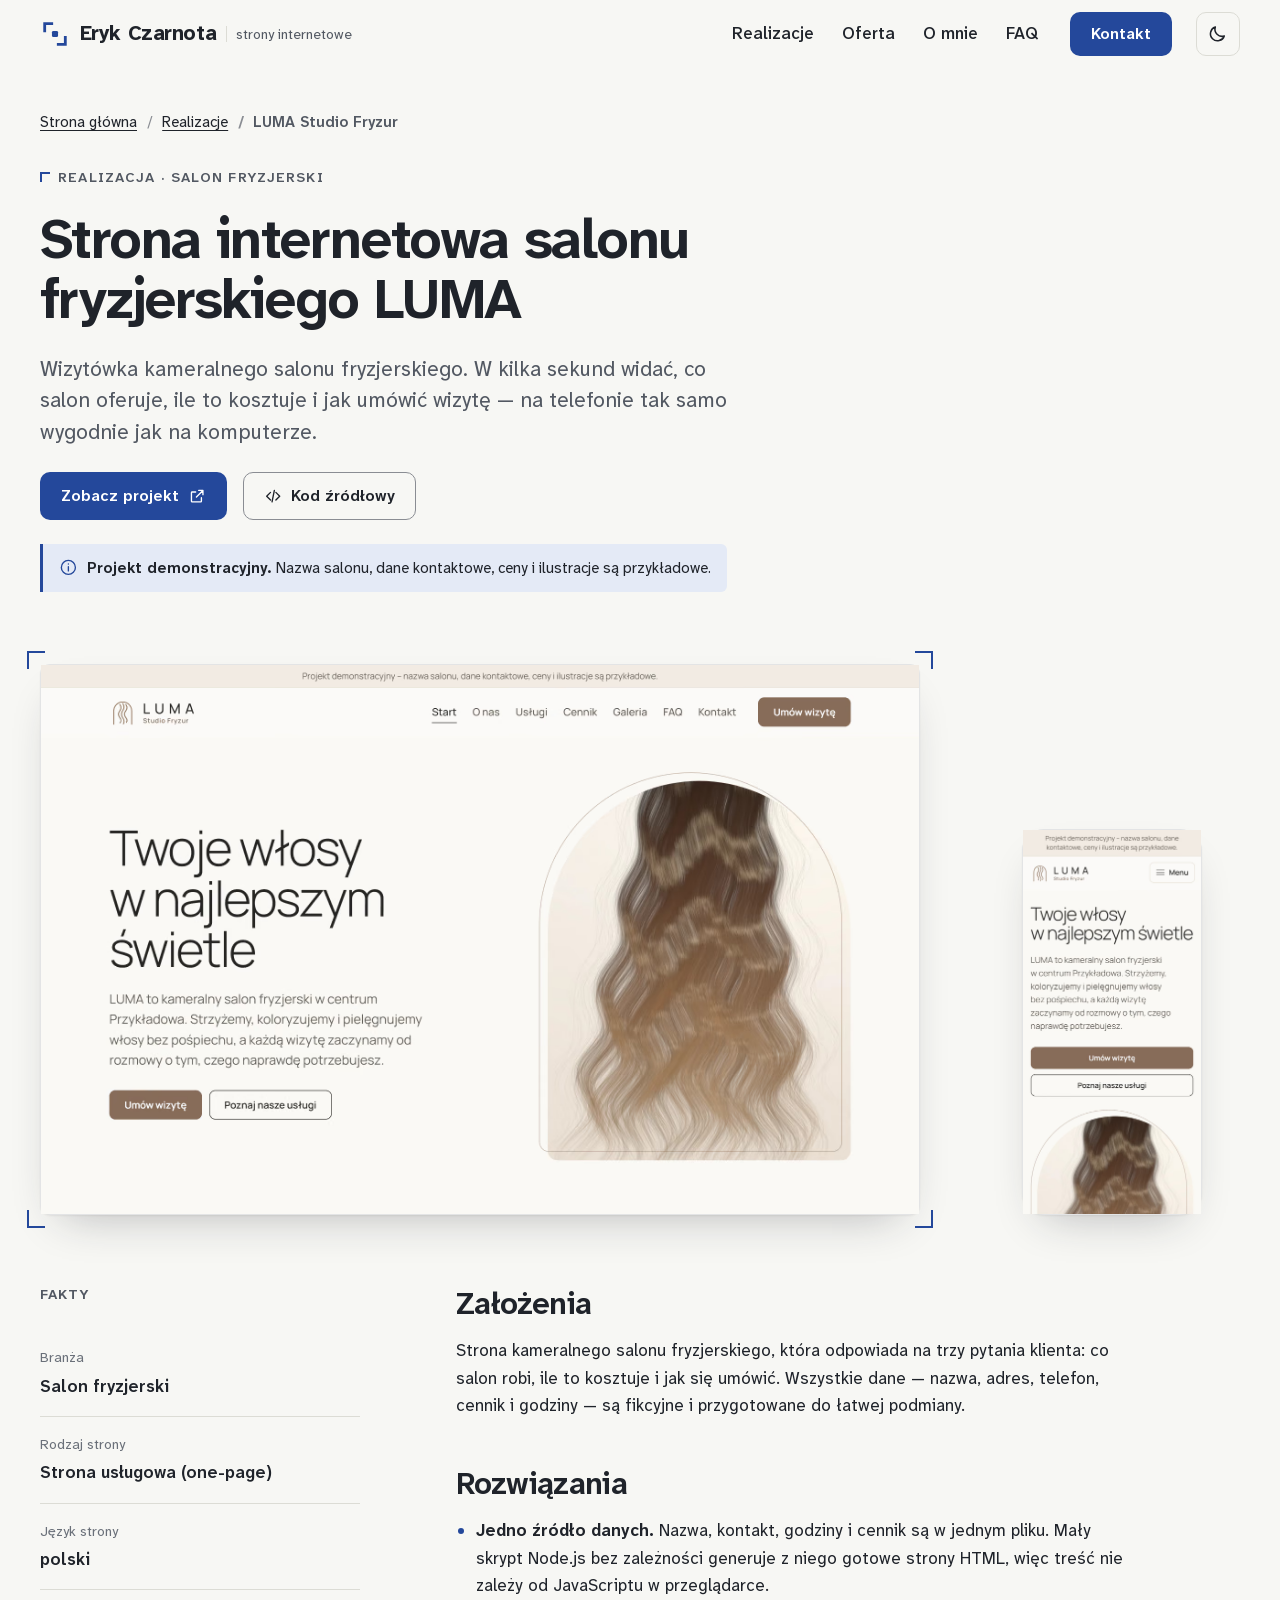
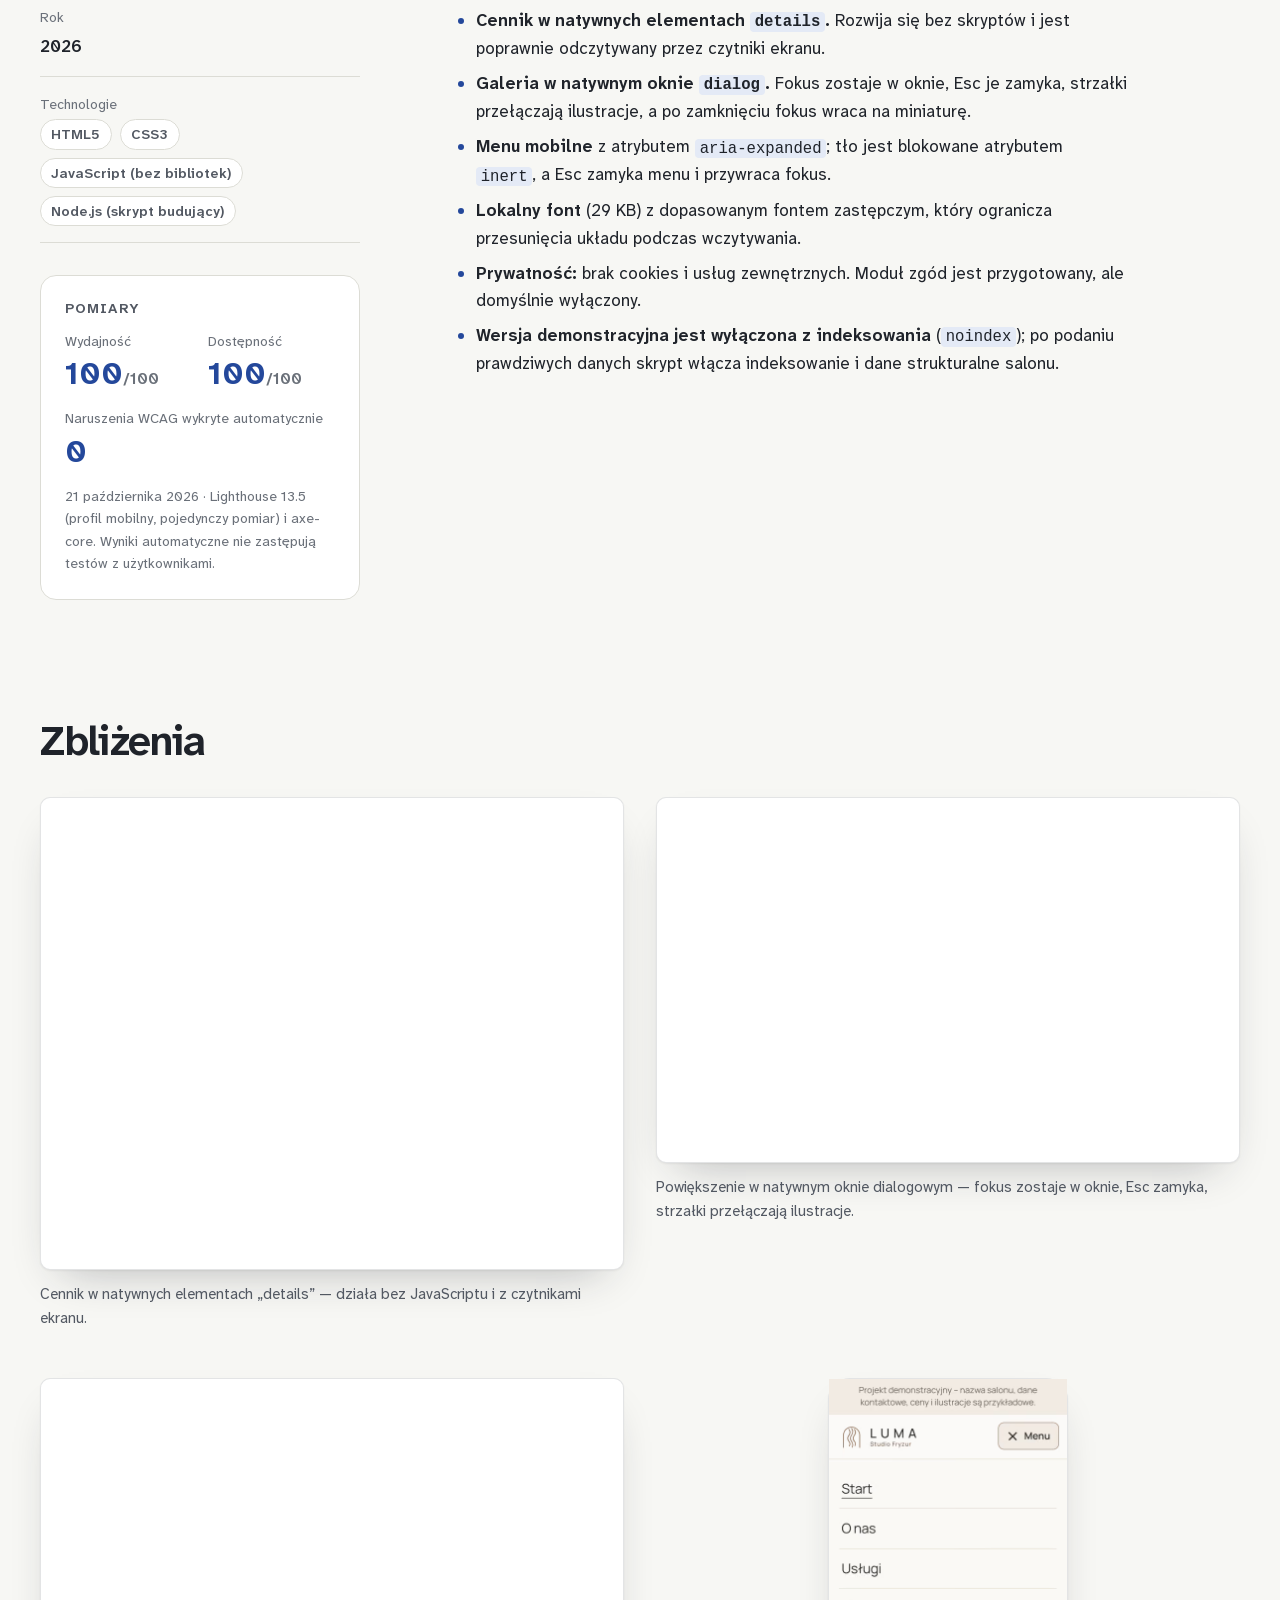
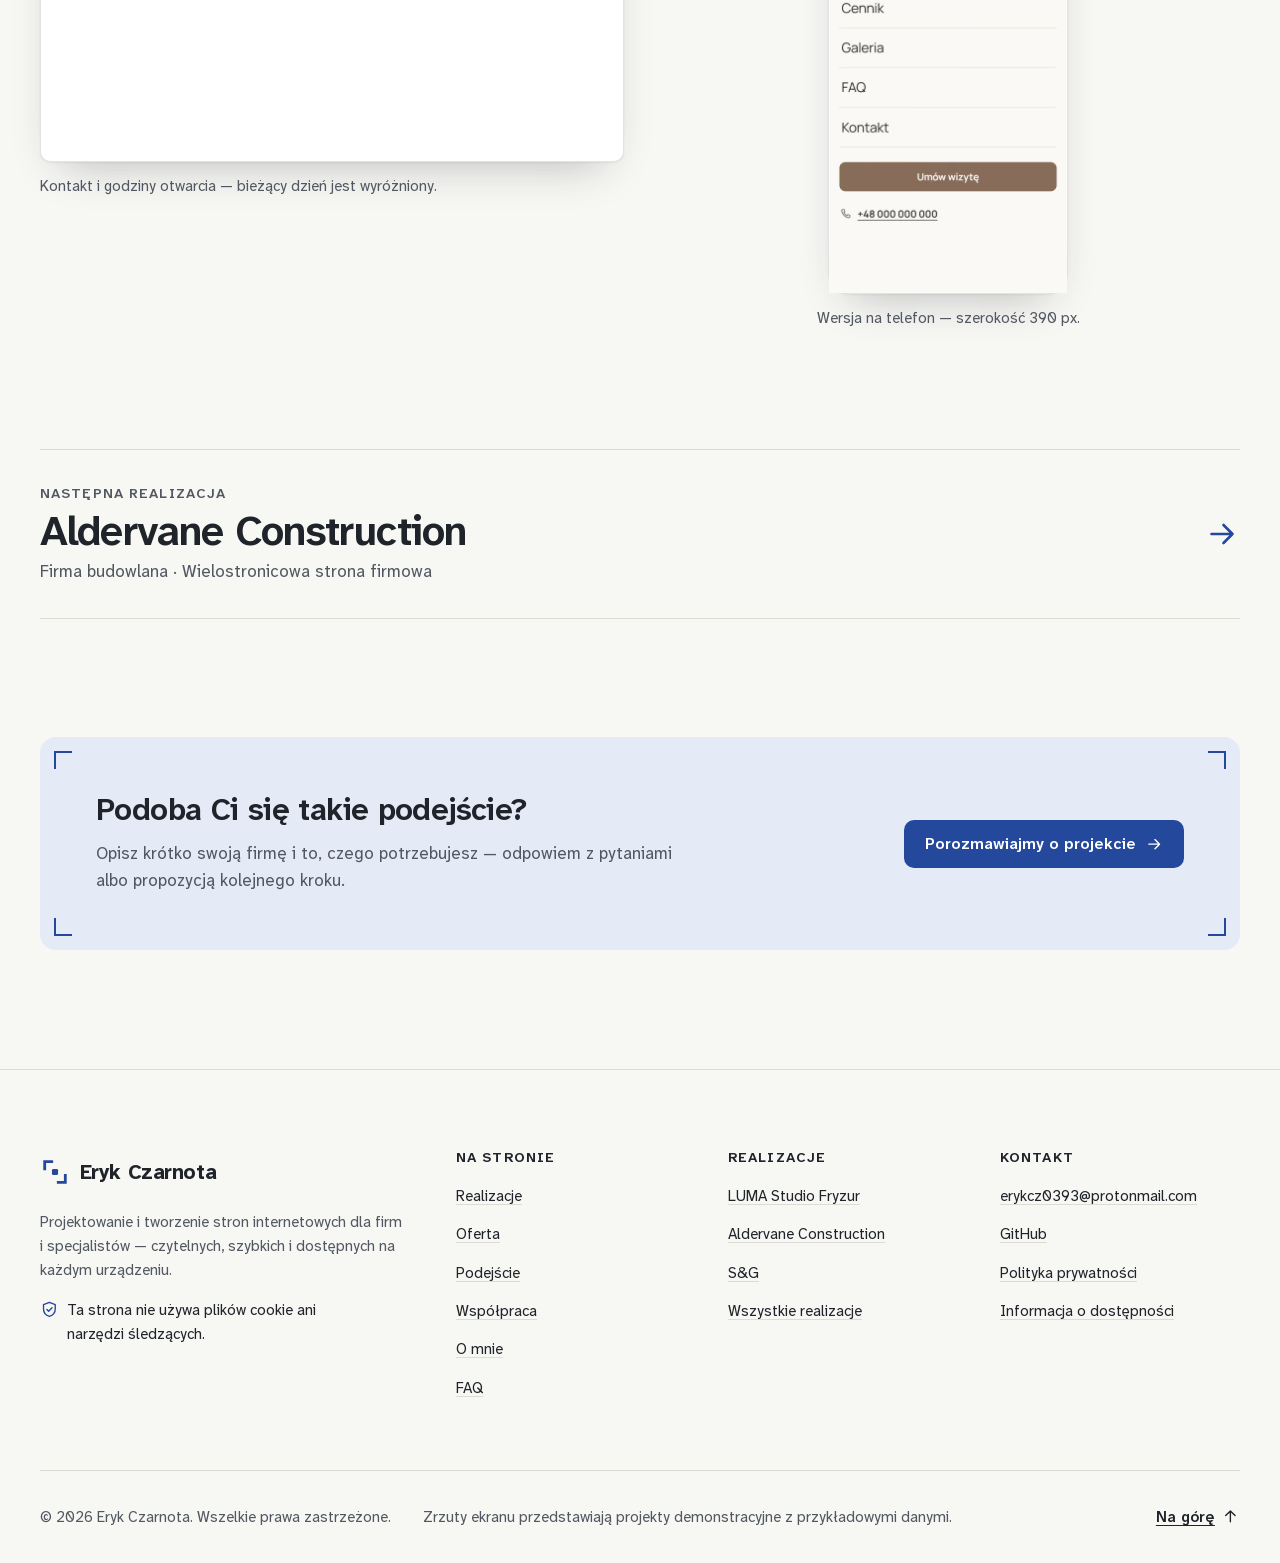
<file: realizacje/luma-salon-fryzjerski.html>
<!doctype html>
<html lang="pl" dir="ltr">
  <head>
    <meta charset="utf-8" />
    <meta http-equiv="Content-Security-Policy" content="default-src 'none'; script-src 'self' 'sha256-Fnqz5usUp8S/g5ODVF9xJPYz32ws6yMzLYae2Eng40Q='; style-src 'self'; img-src 'self'; font-src 'self'; connect-src 'self'; form-action 'self'; base-uri 'none'; object-src 'none'" />
    <meta name="viewport" content="width=device-width, initial-scale=1" />
    <title>Strona internetowa dla salonu fryzjerskiego – realizacja LUMA</title>
    <meta
      name="description"
      content="Studium projektu strony salonu fryzjerskiego z cennikiem, galerią i godzinami otwarcia. Czytelna na telefonie, dostępna i lekka. Projekt demonstracyjny."
    />
    <link rel="canonical" href="https://erykcz93.github.io/portfolio/realizacje/luma-salon-fryzjerski.html" />
    <meta name="robots" content="index, follow, max-image-preview:large" />
    <meta name="referrer" content="strict-origin-when-cross-origin" />
    <meta name="color-scheme" content="light dark" />
    <meta name="theme-color" content="#f7f7f4" media="(prefers-color-scheme: light)" />
    <meta name="theme-color" content="#121418" media="(prefers-color-scheme: dark)" />
    <meta name="author" content="Eryk Czarnota" />
    <!-- Ustawia motyw przed narysowaniem strony. Nie zmieniaj tej linii: jej skrót SHA-256 jest w CSP powyżej (patrz README). -->
    <!-- prettier-ignore -->
    <script>(function(){var d=document.documentElement;d.classList.add('js');try{var t=localStorage.getItem('motyw');if(t==='ciemny'){d.dataset.theme='dark'}else if(t==='jasny'){d.dataset.theme='light'}}catch(e){}})();</script>
    <link
      rel="preload"
      href="../assets/fonts/atkinson-hyperlegible-next-pl-wght.woff2"
      as="font"
      type="font/woff2"
      crossorigin
    />
    <link rel="icon" href="../favicon.ico" sizes="32x32" />
    <link rel="icon" href="../assets/images/icons/favicon.svg" type="image/svg+xml" />
    <link rel="apple-touch-icon" href="../assets/images/icons/apple-touch-icon.png" />
    <meta property="og:type" content="article" />
    <meta property="og:locale" content="pl_PL" />
    <meta property="og:site_name" content="Eryk Czarnota" />
    <meta property="og:title" content="Strona internetowa dla salonu fryzjerskiego – realizacja LUMA" />
    <meta
      property="og:description"
      content="Studium projektu strony salonu fryzjerskiego z cennikiem, galerią i godzinami otwarcia. Czytelna na telefonie, dostępna i lekka. Projekt demonstracyjny."
    />
    <meta property="og:url" content="https://erykcz93.github.io/portfolio/realizacje/luma-salon-fryzjerski.html" />
    <meta
      property="og:image"
      content="https://erykcz93.github.io/portfolio/assets/images/og/luma-salon-fryzjerski.jpg"
    />
    <meta property="og:image:type" content="image/jpeg" />
    <meta property="og:image:width" content="1200" />
    <meta property="og:image:height" content="630" />
    <meta property="og:image:alt" content="LUMA Studio Fryzur — strona usługowa (one-page), projekt demonstracyjny" />
    <meta name="twitter:card" content="summary_large_image" />
    <meta name="twitter:title" content="Strona internetowa dla salonu fryzjerskiego – realizacja LUMA" />
    <meta
      name="twitter:description"
      content="Studium projektu strony salonu fryzjerskiego z cennikiem, galerią i godzinami otwarcia. Czytelna na telefonie, dostępna i lekka. Projekt demonstracyjny."
    />
    <meta
      name="twitter:image"
      content="https://erykcz93.github.io/portfolio/assets/images/og/luma-salon-fryzjerski.jpg"
    />
    <meta name="twitter:image:alt" content="LUMA Studio Fryzur — strona usługowa (one-page), projekt demonstracyjny" />
    <script type="application/ld+json">
      {
        "@context": "https://schema.org",
        "@graph": [
          {
            "@type": "WebSite",
            "@id": "https://erykcz93.github.io/portfolio/#witryna",
            "url": "https://erykcz93.github.io/portfolio/",
            "name": "Eryk Czarnota",
            "inLanguage": "pl-PL",
            "publisher": { "@id": "https://erykcz93.github.io/portfolio/#osoba" }
          },
          {
            "@type": "Person",
            "@id": "https://erykcz93.github.io/portfolio/#osoba",
            "name": "Eryk Czarnota",
            "jobTitle": "Projektant i twórca stron internetowych",
            "url": "https://erykcz93.github.io/portfolio/",
            "sameAs": ["https://github.com/erykcz93"],
            "knowsAbout": [
              "Projektowanie stron internetowych",
              "Tworzenie stron internetowych",
              "Dostępność cyfrowa (WCAG)",
              "Wydajność stron internetowych",
              "SEO techniczne"
            ]
          },
          {
            "@type": "CreativeWork",
            "@id": "https://erykcz93.github.io/portfolio/realizacje/luma-salon-fryzjerski.html#realizacja",
            "name": "LUMA Studio Fryzur",
            "headline": "Strona internetowa salonu fryzjerskiego LUMA",
            "description": "Wizytówka kameralnego salonu fryzjerskiego. W kilka sekund widać, co salon oferuje, ile to kosztuje i jak umówić wizytę — na telefonie tak samo wygodnie jak na komputerze.",
            "url": "https://erykcz93.github.io/portfolio/realizacje/luma-salon-fryzjerski.html",
            "genre": "Strona usługowa (one-page)",
            "about": "Salon fryzjerski",
            "dateCreated": "2026",
            "inLanguage": "pl",
            "image": "https://erykcz93.github.io/portfolio/assets/images/og/luma-salon-fryzjerski.jpg",
            "creator": { "@id": "https://erykcz93.github.io/portfolio/#osoba" },
            "isPartOf": { "@id": "https://erykcz93.github.io/portfolio/#witryna" }
          },
          {
            "@type": "BreadcrumbList",
            "itemListElement": [
              {
                "@type": "ListItem",
                "position": 1,
                "name": "Strona główna",
                "item": "https://erykcz93.github.io/portfolio/"
              },
              {
                "@type": "ListItem",
                "position": 2,
                "name": "Realizacje",
                "item": "https://erykcz93.github.io/portfolio/realizacje.html"
              },
              {
                "@type": "ListItem",
                "position": 3,
                "name": "LUMA Studio Fryzur",
                "item": "https://erykcz93.github.io/portfolio/realizacje/luma-salon-fryzjerski.html"
              }
            ]
          }
        ]
      }
    </script>
    <link rel="stylesheet" href="../assets/css/style.css" />
  </head>
  <body id="top">
    <!-- Zestaw ikon strony. Użycie: <svg class="icon" width="24" height="24" aria-hidden="true" focusable="false"><use href="#i-nazwa"></use></svg> -->
    <!-- prettier-ignore -->
    <svg class="sprite" width="0" height="0" aria-hidden="true" focusable="false">
      <symbol id="i-arrow-right" viewBox="0 0 24 24"><path d="M5 12h14M13 6l6 6-6 6"/></symbol>
      <symbol id="i-arrow-down" viewBox="0 0 24 24"><path d="M12 5v14M6 13l6 6 6-6"/></symbol>
      <symbol id="i-arrow-up" viewBox="0 0 24 24"><path d="M12 19V5M6 11l6-6 6 6"/></symbol>
      <symbol id="i-arrow-left" viewBox="0 0 24 24"><path d="M19 12H5M11 6l-6 6 6 6"/></symbol>
      <symbol id="i-external" viewBox="0 0 24 24"><path d="M14 4.5h5.5V10M19.5 4.5L11 13"/><path d="M17.5 14v4.5a1 1 0 0 1-1 1h-11a1 1 0 0 1-1-1v-11a1 1 0 0 1 1-1H10"/></symbol>
      <symbol id="i-check" viewBox="0 0 24 24"><path d="M5 12.5l4.2 4.2L19 7"/></symbol>
      <symbol id="i-info" viewBox="0 0 24 24"><circle cx="12" cy="12" r="9"/><path d="M12 11v5.5M12 7.6v.1"/></symbol>
      <symbol id="i-mail" viewBox="0 0 24 24"><rect x="3" y="5" width="18" height="14" rx="2"/><path d="M4 7l8 6 8-6"/></symbol>
      <symbol id="i-copy" viewBox="0 0 24 24"><rect x="8.5" y="8.5" width="11.5" height="11.5" rx="2"/><path d="M15.5 8.5V6a2 2 0 0 0-2-2H6a2 2 0 0 0-2 2v7.5a2 2 0 0 0 2 2h2.5"/></symbol>
      <symbol id="i-code" viewBox="0 0 24 24"><path d="M8.5 7l-5 5 5 5M15.5 7l5 5-5 5M13.5 4.5l-3 15"/></symbol>
      <symbol id="i-sun" viewBox="0 0 24 24"><circle cx="12" cy="12" r="4"/><path d="M12 2.5v2M12 19.5v2M4.6 4.6L6 6M18 18l1.4 1.4M2.5 12h2M19.5 12h2M4.6 19.4L6 18M18 6l1.4-1.4"/></symbol>
      <symbol id="i-moon" viewBox="0 0 24 24"><path d="M19.5 14.6A8 8 0 0 1 9.4 4.5a8 8 0 1 0 10.1 10.1z"/></symbol>
      <symbol id="i-card" viewBox="0 0 24 24"><rect x="3" y="5.5" width="18" height="13" rx="2"/><circle cx="8.5" cy="11" r="2"/><path d="M5.8 15.6c.6-1.3 1.6-2 2.7-2s2.1.7 2.7 2M14 10h4M14 13.5h3"/></symbol>
      <symbol id="i-target" viewBox="0 0 24 24"><circle cx="12" cy="12" r="8.5"/><circle cx="12" cy="12" r="4.5"/><circle cx="12" cy="12" r="1"/></symbol>
      <symbol id="i-frame" viewBox="0 0 24 24"><path d="M4 9V4h5M15 4h5v5M20 15v5h-5M9 20H4v-5"/><path d="M7.5 15.5l2.8-3.3 2.2 2.3 1.6-1.8 2.4 2.8"/></symbol>
      <symbol id="i-bag" viewBox="0 0 24 24"><path d="M5 8h14l-1.1 12.1a1 1 0 0 1-1 .9H7.1a1 1 0 0 1-1-.9z"/><path d="M9 10V6.5a3 3 0 0 1 6 0V10"/></symbol>
      <symbol id="i-refresh" viewBox="0 0 24 24"><path d="M19.5 11A7.8 7.8 0 0 0 5.6 6.6M4.5 13a7.8 7.8 0 0 0 13.9 4.4"/><path d="M5 3v4h4M19 21v-4h-4"/></symbol>
      <symbol id="i-gauge" viewBox="0 0 24 24"><path d="M4.2 17.5a8.6 8.6 0 1 1 15.6 0"/><path d="M12 13.5l4.2-4.2"/><circle cx="12" cy="13.5" r="1.2"/><path d="M8 17.5h8"/></symbol>
      <symbol id="i-devices" viewBox="0 0 24 24"><rect x="2.5" y="4" width="15" height="10.5" rx="1.5"/><path d="M7 18.5h5M9.5 14.5v4"/><rect x="15.5" y="9.5" width="6" height="10.5" rx="1.3"/></symbol>
      <symbol id="i-access" viewBox="0 0 24 24"><circle cx="12" cy="12" r="9"/><circle cx="12" cy="7.4" r="1.3"/><path d="M7.5 10.2l4.5.9 4.5-.9M12 11.1v3.3l-2.4 3.9M12 14.4l2.4 3.9"/></symbol>
      <symbol id="i-shield" viewBox="0 0 24 24"><path d="M12 3l7.5 3v5.6c0 4.5-3.2 8.1-7.5 9.4-4.3-1.3-7.5-4.9-7.5-9.4V6z"/><path d="M8.8 12.1l2.2 2.2 4.4-4.4"/></symbol>
      <symbol id="i-structure" viewBox="0 0 24 24"><rect x="9" y="3" width="6" height="4.5" rx="1"/><rect x="3" y="16.5" width="6" height="4.5" rx="1"/><rect x="15" y="16.5" width="6" height="4.5" rx="1"/><path d="M12 7.5V12M6 16.5V12h12v4.5"/></symbol>
    </svg>
    <div class="sentinel sentinel--header" data-header-sentinel aria-hidden="true"></div>
    <div class="sentinel sentinel--top" data-top-sentinel aria-hidden="true"></div>
    <a class="skip-link" href="#tresc">Przejdź do treści</a>
    <header class="site-header" data-header>
      <div class="container site-header__inner">
        <a class="brand" href="../index.html">
          <svg class="brand__mark" viewBox="0 0 32 32" width="30" height="30" aria-hidden="true" focusable="false">
            <path
              d="M5 12.5V5h7.5M27 19.5V27h-7.5"
              fill="none"
              stroke="currentColor"
              stroke-width="3"
              stroke-linecap="square"
            />
            <rect x="12.75" y="12.75" width="6.5" height="6.5" rx="1.5" fill="currentColor" />
          </svg>
          <span class="brand__name">Eryk Czarnota</span> <span class="brand__tagline">strony internetowe</span>
          <span class="visually-hidden">— strona główna</span>
        </a>
        <button type="button" class="menu-toggle" aria-expanded="false" aria-controls="menu-glowne" data-menu-toggle>
          <span class="menu-toggle__bars" aria-hidden="true"></span> <span class="menu-toggle__label">Menu</span>
        </button>
        <nav id="menu-glowne" class="site-nav" aria-label="Główna">
          <ul class="site-nav__list" role="list">
            <li><a class="site-nav__link" href="../index.html#realizacje" data-spy="realizacje"> Realizacje </a></li>
            <li><a class="site-nav__link" href="../index.html#oferta" data-spy="oferta"> Oferta </a></li>
            <li><a class="site-nav__link" href="../index.html#o-mnie" data-spy="o-mnie"> O&nbsp;mnie </a></li>
            <li><a class="site-nav__link" href="../index.html#faq" data-spy="faq"> FAQ </a></li>
          </ul>
          <a class="btn btn--primary site-nav__cta" href="../index.html#kontakt" data-spy="kontakt">Kontakt</a>
        </nav>
        <button type="button" class="theme-toggle" aria-pressed="false" data-theme-toggle>
          <span class="theme-toggle__moon">
            <svg class="icon" width="24" height="24" aria-hidden="true" focusable="false">
              <use href="#i-moon"></use>
            </svg>
          </span>
          <span class="theme-toggle__sun">
            <svg class="icon" width="24" height="24" aria-hidden="true" focusable="false">
              <use href="#i-sun"></use>
            </svg>
          </span>
          <span class="visually-hidden">Tryb ciemny</span>
        </button>
      </div>
    </header>
    <main id="tresc" tabindex="-1">
      <article class="case" aria-labelledby="case-tytul">
        <header class="container case__header">
          <nav class="breadcrumbs" aria-label="Ścieżka nawigacji">
            <ol role="list">
              <li><a href="../index.html">Strona główna</a></li>
              <li><a href="../realizacje.html">Realizacje</a></li>
              <li aria-current="page">LUMA Studio Fryzur</li>
            </ol>
          </nav>
          <p class="eyebrow">Realizacja · Salon fryzjerski</p>
          <h1 id="case-tytul">Strona internetowa salonu fryzjerskiego LUMA</h1>
          <p class="case__lead">
            Wizytówka kameralnego salonu fryzjerskiego. W&nbsp;kilka sekund widać, co salon oferuje, ile to kosztuje
            i&nbsp;jak umówić wizytę&nbsp;— na telefonie tak samo wygodnie jak na komputerze.
          </p>
          <div class="actions">
            <a class="btn btn--primary" href="https://erykcz93.github.io/hairdresser/" target="_blank" rel="noopener">
              Zobacz projekt
              <svg class="icon icon--move-out" width="24" height="24" aria-hidden="true" focusable="false">
                <use href="#i-external"></use>
              </svg>
              <span class="visually-hidden">LUMA (otwiera się w&nbsp;nowej karcie)</span>
            </a>
            <a class="btn btn--secondary" href="https://github.com/erykcz93/hairdresser" target="_blank" rel="noopener">
              <svg class="icon" width="24" height="24" aria-hidden="true" focusable="false">
                <use href="#i-code"></use>
              </svg>
              Kod źródłowy
              <span class="visually-hidden">na GitHubie (otwiera się w&nbsp;nowej karcie)</span>
            </a>
          </div>
          <p class="case__demo">
            <svg class="icon" width="24" height="24" aria-hidden="true" focusable="false">
              <use href="#i-info"></use>
            </svg>
            <span>
              <strong>Projekt demonstracyjny.</strong> Nazwa salonu, dane kontaktowe, ceny i&nbsp;ilustracje są
              przykładowe.
            </span>
          </p>
        </header>
        <div class="container case__screens">
          <figure class="case__desktop frame">
            <picture>
              <source
                srcset="
                  ../assets/images/projects/luma-salon-fryzjerski/desktop-640.avif   640w,
                  ../assets/images/projects/luma-salon-fryzjerski/desktop-960.avif   960w,
                  ../assets/images/projects/luma-salon-fryzjerski/desktop-1280.avif 1280w,
                  ../assets/images/projects/luma-salon-fryzjerski/desktop-1600.avif 1600w,
                  ../assets/images/projects/luma-salon-fryzjerski/desktop-2000.avif 2000w,
                  ../assets/images/projects/luma-salon-fryzjerski/desktop-2400.avif 2400w
                "
                type="image/avif"
                sizes="(min-width: 75em) 880px, (min-width: 60em) 70vw, 92vw"
              />
              <img
                src="../assets/images/projects/luma-salon-fryzjerski/desktop-2400.webp"
                srcset="
                  ../assets/images/projects/luma-salon-fryzjerski/desktop-640.webp   640w,
                  ../assets/images/projects/luma-salon-fryzjerski/desktop-960.webp   960w,
                  ../assets/images/projects/luma-salon-fryzjerski/desktop-1280.webp 1280w,
                  ../assets/images/projects/luma-salon-fryzjerski/desktop-1600.webp 1600w,
                  ../assets/images/projects/luma-salon-fryzjerski/desktop-2000.webp 2000w,
                  ../assets/images/projects/luma-salon-fryzjerski/desktop-2400.webp 2400w
                "
                alt="Strona główna LUMA Studio Fryzur na ekranie komputera"
                sizes="(min-width: 75em) 880px, (min-width: 60em) 70vw, 92vw"
                loading="eager"
                fetchpriority="high"
                decoding="async"
                width="2880"
                height="1800"
              />
            </picture>
          </figure>
          <figure class="case__phone">
            <picture>
              <source
                srcset="
                  ../assets/images/projects/luma-salon-fryzjerski/mobile-240.avif 240w,
                  ../assets/images/projects/luma-salon-fryzjerski/mobile-360.avif 360w,
                  ../assets/images/projects/luma-salon-fryzjerski/mobile-480.avif 480w,
                  ../assets/images/projects/luma-salon-fryzjerski/mobile-640.avif 640w
                "
                type="image/avif"
                sizes="(min-width: 60em) 260px, 60vw"
              />
              <img
                src="../assets/images/projects/luma-salon-fryzjerski/mobile-640.webp"
                srcset="
                  ../assets/images/projects/luma-salon-fryzjerski/mobile-240.webp 240w,
                  ../assets/images/projects/luma-salon-fryzjerski/mobile-360.webp 360w,
                  ../assets/images/projects/luma-salon-fryzjerski/mobile-480.webp 480w,
                  ../assets/images/projects/luma-salon-fryzjerski/mobile-640.webp 640w
                "
                alt="Strona główna LUMA Studio Fryzur na ekranie telefonu"
                sizes="(min-width: 60em) 260px, 60vw"
                loading="eager"
                decoding="async"
                width="780"
                height="1688"
              />
            </picture>
          </figure>
        </div>
        <div class="container case__body">
          <aside class="case__facts" aria-labelledby="fakty-tytul">
            <h2 id="fakty-tytul" class="case__facts-title">Fakty</h2>
            <dl>
              <div>
                <dt>Branża</dt>
                <dd>Salon fryzjerski</dd>
              </div>
              <div>
                <dt>Rodzaj strony</dt>
                <dd>Strona usługowa (one-page)</dd>
              </div>
              <div>
                <dt>Język strony</dt>
                <dd>polski</dd>
              </div>
              <div>
                <dt>Rok</dt>
                <dd>2026</dd>
              </div>
              <div>
                <dt>Technologie</dt>
                <dd>
                  <ul class="chips" role="list">
                    <li class="chip">HTML5</li>
                    <li class="chip">CSS3</li>
                    <li class="chip">JavaScript (bez bibliotek)</li>
                    <li class="chip">Node.js (skrypt budujący)</li>
                  </ul>
                </dd>
              </div>
            </dl>
            <div class="measure">
              <h3 class="measure__title">Pomiary</h3>
              <dl class="measure__grid">
                <div>
                  <dt>Wydajność</dt>
                  <dd>100<span>/100</span></dd>
                </div>
                <div>
                  <dt>Dostępność</dt>
                  <dd>100<span>/100</span></dd>
                </div>
                <div>
                  <dt>Naruszenia WCAG wykryte automatycznie</dt>
                  <dd>0</dd>
                </div>
              </dl>
              <p class="measure__note">
                21 października 2026 · Lighthouse 13.5 (profil mobilny, pojedynczy pomiar) i&nbsp;axe-core. Wyniki
                automatyczne nie zastępują testów z użytkownikami.
              </p>
            </div>
          </aside>
          <div class="prose case__content">
            <h2 id="założenia">Założenia</h2>
            <p>
              Strona kameralnego salonu fryzjerskiego, która odpowiada na trzy pytania klienta: co salon robi, ile to
              kosztuje i&nbsp;jak się umówić. Wszystkie dane&nbsp;— nazwa, adres, telefon, cennik i&nbsp;godziny&nbsp;—
              są fikcyjne i&nbsp;przygotowane do łatwej podmiany.
            </p>
            <h2 id="rozwiązania">Rozwiązania</h2>
            <ul>
              <li>
                <strong>Jedno źródło danych.</strong> Nazwa, kontakt, godziny i&nbsp;cennik są w&nbsp;jednym pliku. Mały
                skrypt Node.js bez zależności generuje z&nbsp;niego gotowe strony HTML, więc treść nie zależy od
                JavaScriptu w&nbsp;przeglądarce.
              </li>
              <li>
                <strong>Cennik w&nbsp;natywnych elementach <code>details</code>.</strong> Rozwija się bez skryptów
                i&nbsp;jest poprawnie odczytywany przez czytniki ekranu.
              </li>
              <li>
                <strong>Galeria w&nbsp;natywnym oknie <code>dialog</code>.</strong> Fokus zostaje w&nbsp;oknie, Esc je
                zamyka, strzałki przełączają ilustracje, a&nbsp;po zamknięciu fokus wraca na miniaturę.
              </li>
              <li>
                <strong>Menu mobilne</strong> z&nbsp;atrybutem <code>aria-expanded</code>; tło jest blokowane atrybutem
                <code>inert</code>, a&nbsp;Esc zamyka menu i&nbsp;przywraca fokus.
              </li>
              <li>
                <strong>Lokalny font</strong> (29&nbsp;KB) z&nbsp;dopasowanym fontem zastępczym, który ogranicza
                przesunięcia układu podczas wczytywania.
              </li>
              <li>
                <strong>Prywatność:</strong> brak cookies i&nbsp;usług zewnętrznych. Moduł zgód jest przygotowany, ale
                domyślnie wyłączony.
              </li>
              <li>
                <strong>Wersja demonstracyjna jest wyłączona z&nbsp;indeksowania</strong> (<code>noindex</code>); po
                podaniu prawdziwych danych skrypt włącza indeksowanie i&nbsp;dane strukturalne salonu.
              </li>
            </ul>
          </div>
        </div>
        <section class="container case__gallery" aria-labelledby="zblizenia-tytul">
          <h2 id="zblizenia-tytul">Zbliżenia</h2>
          <div class="gallery">
            <figure class="gallery__item">
              <div class="gallery__shot">
                <picture>
                  <source
                    srcset="
                      ../assets/images/projects/luma-salon-fryzjerski/detal-cennik-480.avif   480w,
                      ../assets/images/projects/luma-salon-fryzjerski/detal-cennik-720.avif   720w,
                      ../assets/images/projects/luma-salon-fryzjerski/detal-cennik-960.avif   960w,
                      ../assets/images/projects/luma-salon-fryzjerski/detal-cennik-1280.avif 1280w,
                      ../assets/images/projects/luma-salon-fryzjerski/detal-cennik-1600.avif 1600w
                    "
                    type="image/avif"
                    sizes="(min-width: 60em) 560px, 92vw"
                  />
                  <img
                    src="../assets/images/projects/luma-salon-fryzjerski/detal-cennik-1600.webp"
                    srcset="
                      ../assets/images/projects/luma-salon-fryzjerski/detal-cennik-480.webp   480w,
                      ../assets/images/projects/luma-salon-fryzjerski/detal-cennik-720.webp   720w,
                      ../assets/images/projects/luma-salon-fryzjerski/detal-cennik-960.webp   960w,
                      ../assets/images/projects/luma-salon-fryzjerski/detal-cennik-1280.webp 1280w,
                      ../assets/images/projects/luma-salon-fryzjerski/detal-cennik-1600.webp 1600w
                    "
                    alt="Cennik salonu LUMA z rozwiniętą kategorią usług damskich"
                    sizes="(min-width: 60em) 560px, 92vw"
                    loading="lazy"
                    decoding="async"
                    width="2880"
                    height="2328"
                  />
                </picture>
              </div>
              <figcaption>
                Cennik w&nbsp;natywnych elementach „details”&nbsp;— działa bez JavaScriptu i&nbsp;z&nbsp;czytnikami
                ekranu.
              </figcaption>
            </figure>
            <figure class="gallery__item">
              <div class="gallery__shot">
                <picture>
                  <source
                    srcset="
                      ../assets/images/projects/luma-salon-fryzjerski/detal-galeria-480.avif   480w,
                      ../assets/images/projects/luma-salon-fryzjerski/detal-galeria-720.avif   720w,
                      ../assets/images/projects/luma-salon-fryzjerski/detal-galeria-960.avif   960w,
                      ../assets/images/projects/luma-salon-fryzjerski/detal-galeria-1280.avif 1280w,
                      ../assets/images/projects/luma-salon-fryzjerski/detal-galeria-1600.avif 1600w
                    "
                    type="image/avif"
                    sizes="(min-width: 60em) 560px, 92vw"
                  />
                  <img
                    src="../assets/images/projects/luma-salon-fryzjerski/detal-galeria-1600.webp"
                    srcset="
                      ../assets/images/projects/luma-salon-fryzjerski/detal-galeria-480.webp   480w,
                      ../assets/images/projects/luma-salon-fryzjerski/detal-galeria-720.webp   720w,
                      ../assets/images/projects/luma-salon-fryzjerski/detal-galeria-960.webp   960w,
                      ../assets/images/projects/luma-salon-fryzjerski/detal-galeria-1280.webp 1280w,
                      ../assets/images/projects/luma-salon-fryzjerski/detal-galeria-1600.webp 1600w
                    "
                    alt="Galeria LUMA — powiększona ilustracja w oknie dialogowym z przyciskami nawigacji"
                    sizes="(min-width: 60em) 560px, 92vw"
                    loading="lazy"
                    decoding="async"
                    width="2880"
                    height="1800"
                  />
                </picture>
              </div>
              <figcaption>
                Powiększenie w&nbsp;natywnym oknie dialogowym&nbsp;— fokus zostaje w&nbsp;oknie, Esc zamyka, strzałki
                przełączają ilustracje.
              </figcaption>
            </figure>
            <figure class="gallery__item">
              <div class="gallery__shot">
                <picture>
                  <source
                    srcset="
                      ../assets/images/projects/luma-salon-fryzjerski/detal-kontakt-480.avif   480w,
                      ../assets/images/projects/luma-salon-fryzjerski/detal-kontakt-720.avif   720w,
                      ../assets/images/projects/luma-salon-fryzjerski/detal-kontakt-960.avif   960w,
                      ../assets/images/projects/luma-salon-fryzjerski/detal-kontakt-1280.avif 1280w,
                      ../assets/images/projects/luma-salon-fryzjerski/detal-kontakt-1600.avif 1600w
                    "
                    type="image/avif"
                    sizes="(min-width: 60em) 560px, 92vw"
                  />
                  <img
                    src="../assets/images/projects/luma-salon-fryzjerski/detal-kontakt-1600.webp"
                    srcset="
                      ../assets/images/projects/luma-salon-fryzjerski/detal-kontakt-480.webp   480w,
                      ../assets/images/projects/luma-salon-fryzjerski/detal-kontakt-720.webp   720w,
                      ../assets/images/projects/luma-salon-fryzjerski/detal-kontakt-960.webp   960w,
                      ../assets/images/projects/luma-salon-fryzjerski/detal-kontakt-1280.webp 1280w,
                      ../assets/images/projects/luma-salon-fryzjerski/detal-kontakt-1600.webp 1600w
                    "
                    alt="Sekcja kontaktu LUMA z danymi salonu i godzinami otwarcia"
                    sizes="(min-width: 60em) 560px, 92vw"
                    loading="lazy"
                    decoding="async"
                    width="2880"
                    height="1890"
                  />
                </picture>
              </div>
              <figcaption>Kontakt i&nbsp;godziny otwarcia&nbsp;— bieżący dzień jest wyróżniony.</figcaption>
            </figure>
            <figure class="gallery__item gallery__item--phone">
              <div class="gallery__shot gallery__shot--phone">
                <picture>
                  <source
                    srcset="
                      ../assets/images/projects/luma-salon-fryzjerski/mobile-menu-240.avif 240w,
                      ../assets/images/projects/luma-salon-fryzjerski/mobile-menu-360.avif 360w,
                      ../assets/images/projects/luma-salon-fryzjerski/mobile-menu-480.avif 480w
                    "
                    type="image/avif"
                    sizes="240px"
                  />
                  <img
                    src="../assets/images/projects/luma-salon-fryzjerski/mobile-menu-480.webp"
                    srcset="
                      ../assets/images/projects/luma-salon-fryzjerski/mobile-menu-240.webp 240w,
                      ../assets/images/projects/luma-salon-fryzjerski/mobile-menu-360.webp 360w,
                      ../assets/images/projects/luma-salon-fryzjerski/mobile-menu-480.webp 480w
                    "
                    alt="Otwarte menu mobilne LUMA na ekranie telefonu"
                    sizes="240px"
                    loading="lazy"
                    decoding="async"
                    width="780"
                    height="1688"
                  />
                </picture>
              </div>
              <figcaption>Wersja na telefon&nbsp;— szerokość 390&nbsp;px.</figcaption>
            </figure>
          </div>
        </section>
        <nav class="container case__next" aria-label="Kolejna realizacja">
          <a href="../realizacje/aldervane-firma-budowlana.html" class="next">
            <span class="next__label">Następna realizacja</span>
            <span class="next__title">Aldervane Construction</span>
            <span class="next__meta">Firma budowlana · Wielostronicowa strona firmowa</span>
            <svg class="icon next__icon" width="24" height="24" aria-hidden="true" focusable="false">
              <use href="#i-arrow-right"></use>
            </svg>
          </a>
        </nav>
      </article>
      <section class="cta" aria-labelledby="cta-tytul">
        <div class="container cta__inner frame">
          <div>
            <h2 id="cta-tytul" class="cta__title">Podoba Ci się takie podejście?</h2>
            <p class="cta__text">
              Opisz krótko swoją firmę i&nbsp;to, czego potrzebujesz&nbsp;— odpowiem z&nbsp;pytaniami albo propozycją
              kolejnego kroku.
            </p>
          </div>
          <a class="btn btn--primary" href="../index.html#kontakt">
            Porozmawiajmy o&nbsp;projekcie
            <svg class="icon icon--move" width="24" height="24" aria-hidden="true" focusable="false">
              <use href="#i-arrow-right"></use>
            </svg>
          </a>
        </div>
      </section>
    </main>
    <footer class="site-footer">
      <div class="container site-footer__grid">
        <div class="site-footer__about">
          <a class="brand" href="../index.html">
            <svg class="brand__mark" viewBox="0 0 32 32" width="30" height="30" aria-hidden="true" focusable="false">
              <path
                d="M5 12.5V5h7.5M27 19.5V27h-7.5"
                fill="none"
                stroke="currentColor"
                stroke-width="3"
                stroke-linecap="square"
              />
              <rect x="12.75" y="12.75" width="6.5" height="6.5" rx="1.5" fill="currentColor" />
            </svg>
            <span class="brand__name">Eryk Czarnota</span> <span class="visually-hidden">— strona główna</span>
          </a>
          <p>
            Projektowanie i&nbsp;tworzenie stron internetowych dla firm i&nbsp;specjalistów&nbsp;— czytelnych, szybkich
            i&nbsp;dostępnych na każdym urządzeniu.
          </p>
          <p class="site-footer__privacy">
            <svg class="icon" width="24" height="24" aria-hidden="true" focusable="false">
              <use href="#i-shield"></use>
            </svg>
            <span>Ta strona nie używa plików cookie ani narzędzi śledzących.</span>
          </p>
        </div>
        <nav class="site-footer__col" aria-labelledby="stopka-strona">
          <h2 id="stopka-strona" class="site-footer__title">Na stronie</h2>
          <ul role="list">
            <li><a href="../index.html#realizacje">Realizacje</a></li>
            <li><a href="../index.html#oferta">Oferta</a></li>
            <li><a href="../index.html#pod-lupa">Podejście</a></li>
            <li><a href="../index.html#proces">Współpraca</a></li>
            <li><a href="../index.html#o-mnie">O&nbsp;mnie</a></li>
            <li><a href="../index.html#faq">FAQ</a></li>
          </ul>
        </nav>
        <nav class="site-footer__col" aria-labelledby="stopka-realizacje">
          <h2 id="stopka-realizacje" class="site-footer__title">Realizacje</h2>
          <ul role="list">
            <li><a href="../realizacje/luma-salon-fryzjerski.html">LUMA Studio Fryzur</a></li>
            <li><a href="../realizacje/aldervane-firma-budowlana.html">Aldervane Construction</a></li>
            <li><a href="../realizacje/sg-sklep-odziezowy.html">S&amp;G</a></li>
            <li><a href="../realizacje.html">Wszystkie realizacje</a></li>
          </ul>
        </nav>
        <div class="site-footer__col">
          <h2 class="site-footer__title">Kontakt</h2>
          <ul role="list">
            <li>
              <a href="mailto:erykcz0393@protonmail.com?subject=Zapytanie%20o%20stron%C4%99%20internetow%C4%85"
                >erykcz0393@protonmail.com</a
              >
            </li>
            <li><a href="https://github.com/erykcz93">GitHub</a></li>
            <li><a href="../polityka-prywatnosci.html">Polityka prywatności</a></li>
            <li><a href="../dostepnosc.html">Informacja o&nbsp;dostępności</a></li>
          </ul>
        </div>
      </div>
      <div class="container site-footer__meta">
        <p>© <span data-current-year>2026</span> Eryk Czarnota. Wszelkie prawa zastrzeżone.</p>
        <p class="site-footer__note">
          Zrzuty ekranu przedstawiają projekty demonstracyjne z&nbsp;przykładowymi danymi.
        </p>
        <a class="site-footer__top" href="#top">
          Na górę
          <svg class="icon" width="24" height="24" aria-hidden="true" focusable="false">
            <use href="#i-arrow-up"></use>
          </svg>
        </a>
      </div>
    </footer>
    <!-- Pojawia się po przewinięciu ok. 400 px (assets/js/main.js). Zwykły odnośnik — działa też bez skryptów. --><a
      class="to-top"
      href="#top"
      data-to-top
    >
      <svg class="icon" width="24" height="24" aria-hidden="true" focusable="false"><use href="#i-arrow-up"></use></svg>
      <span class="visually-hidden">Wróć na górę strony</span>
    </a>
    <p class="visually-hidden" role="status" aria-live="polite" data-announcer></p>
    <script src="../assets/js/main.js" defer></script>
  </body>
</html>
</file>
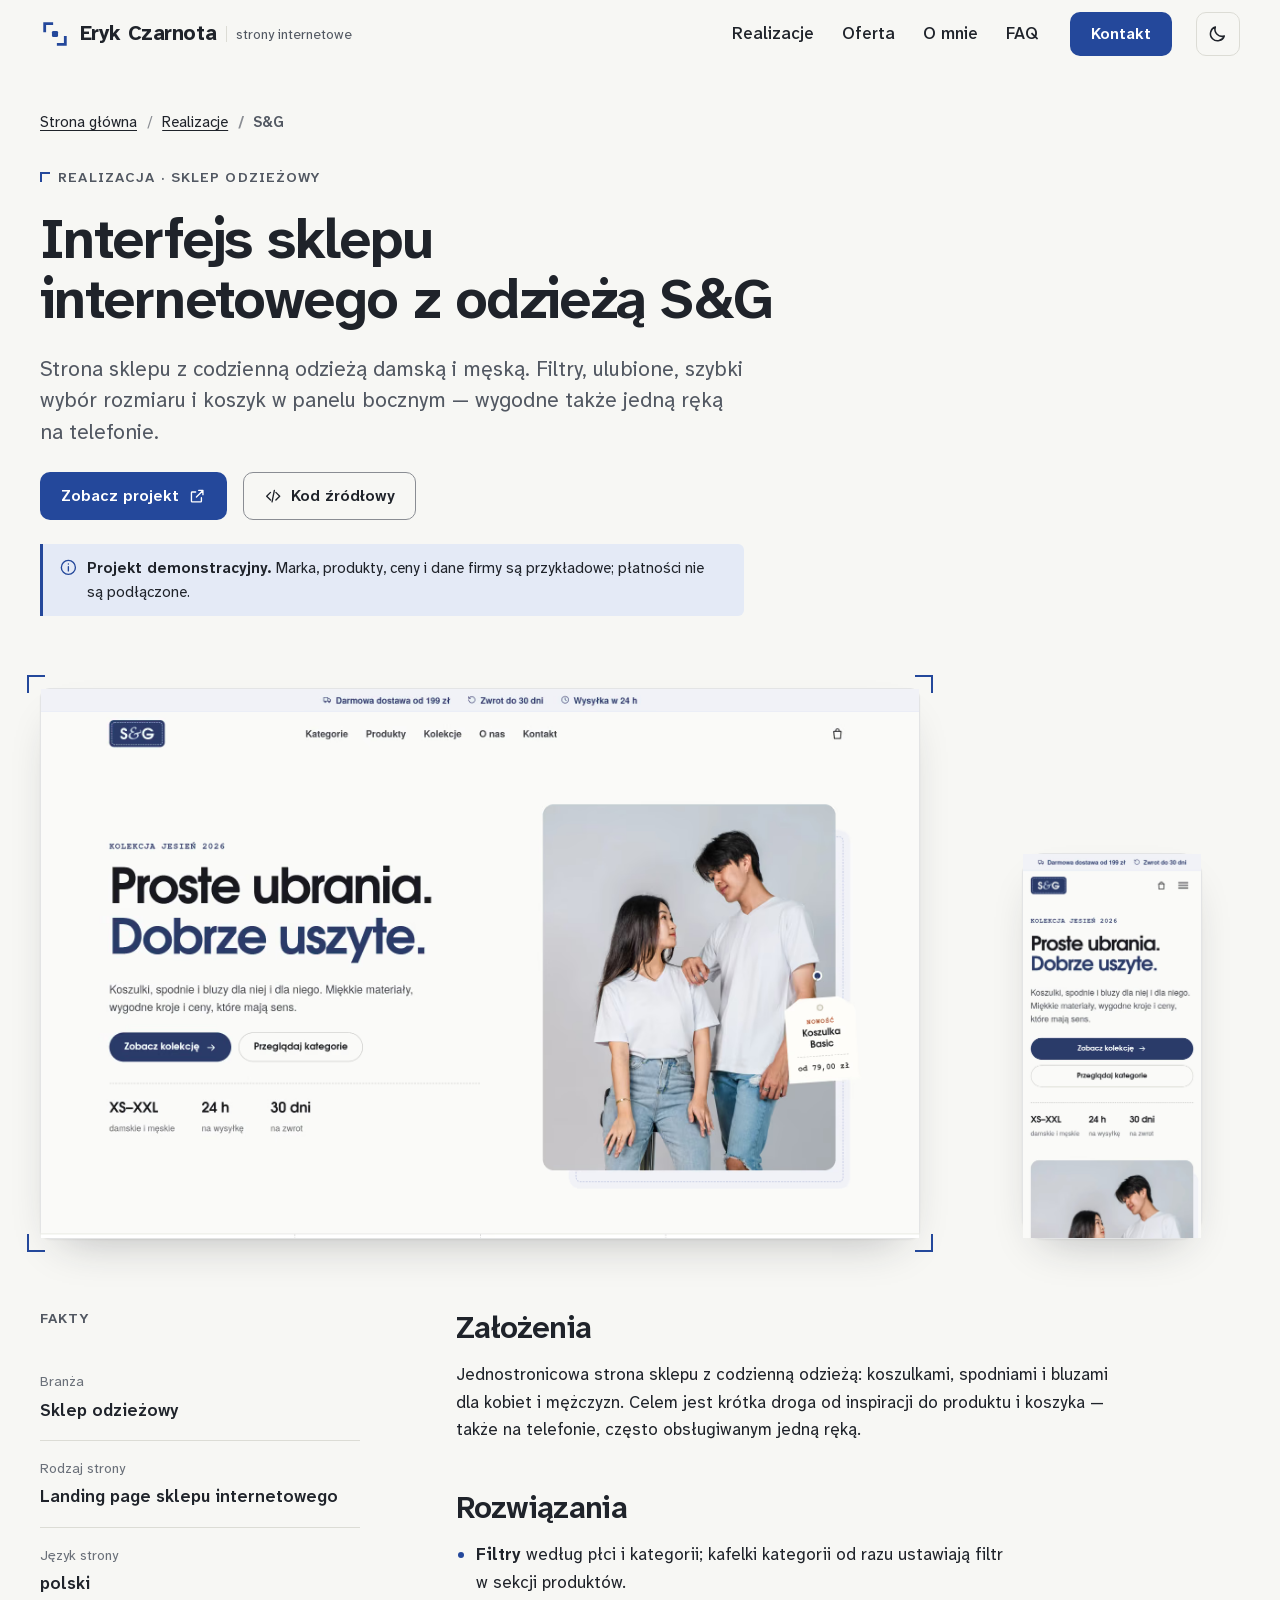
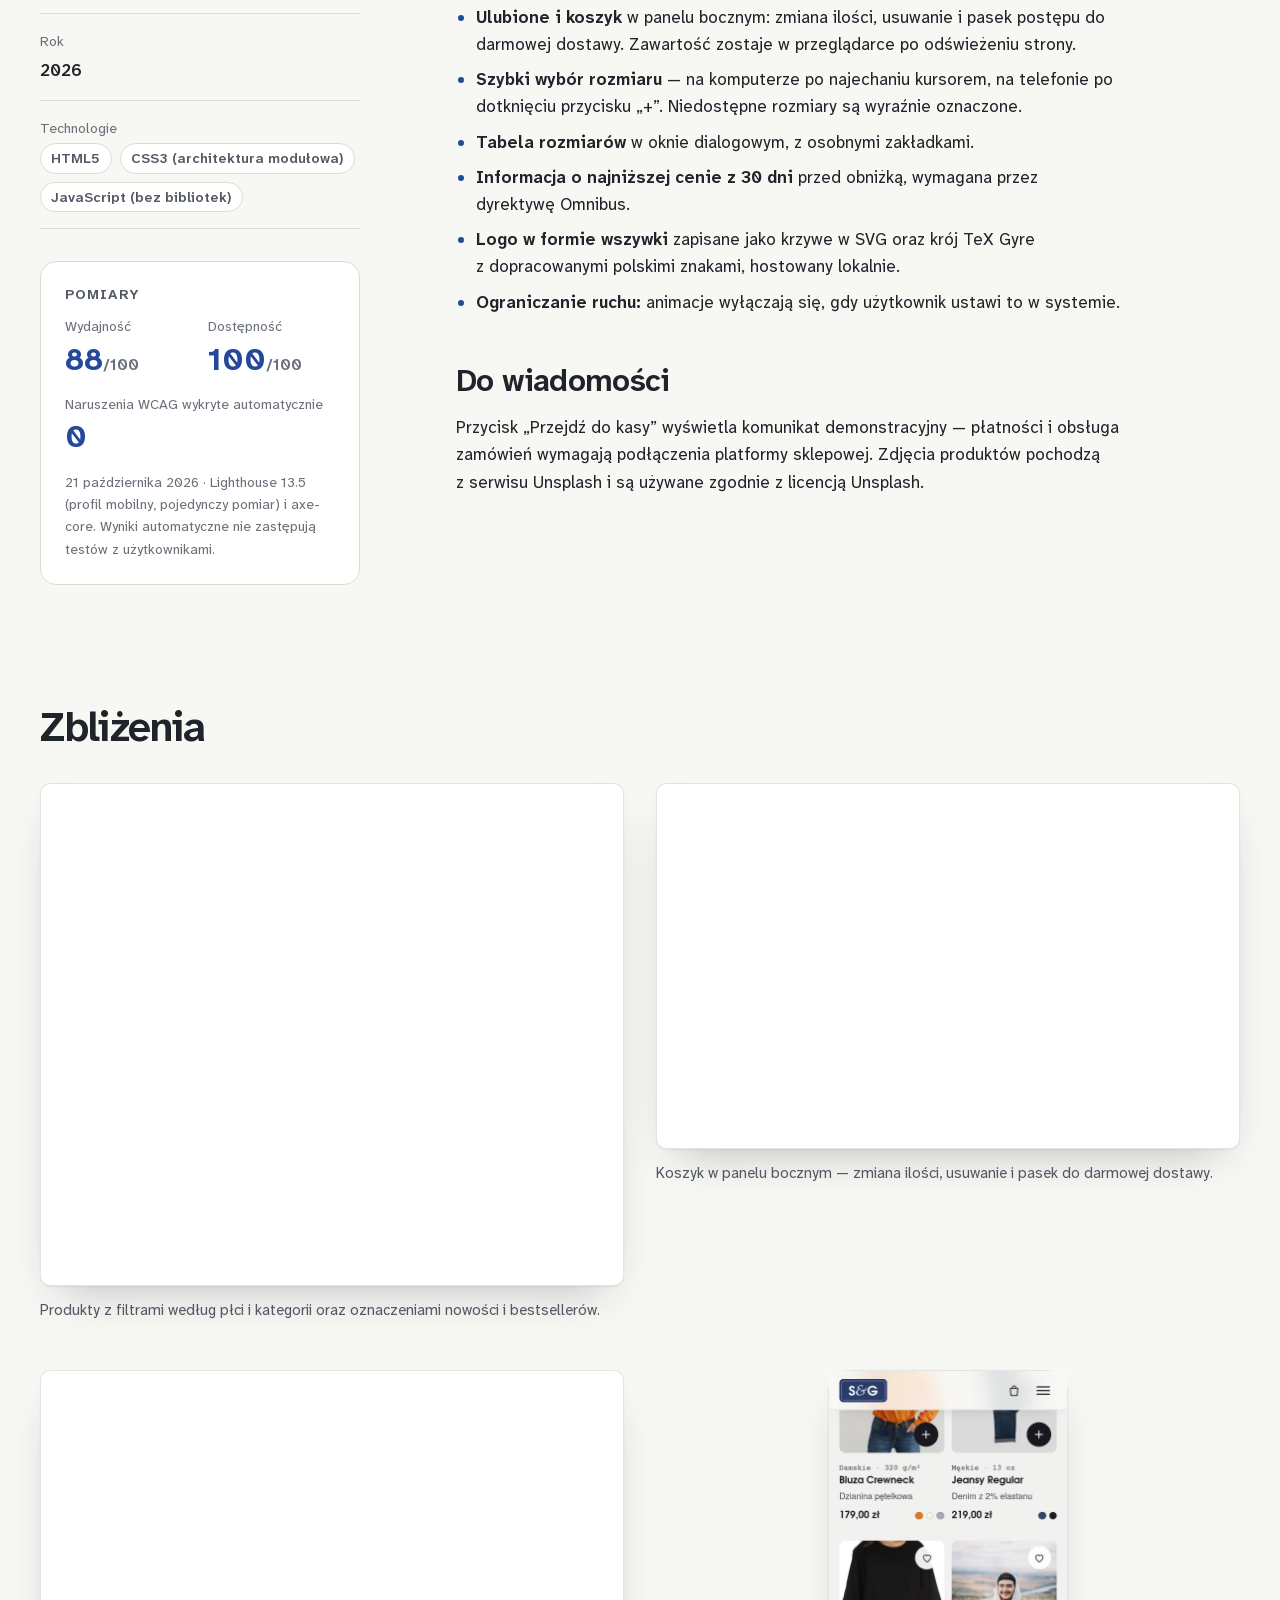
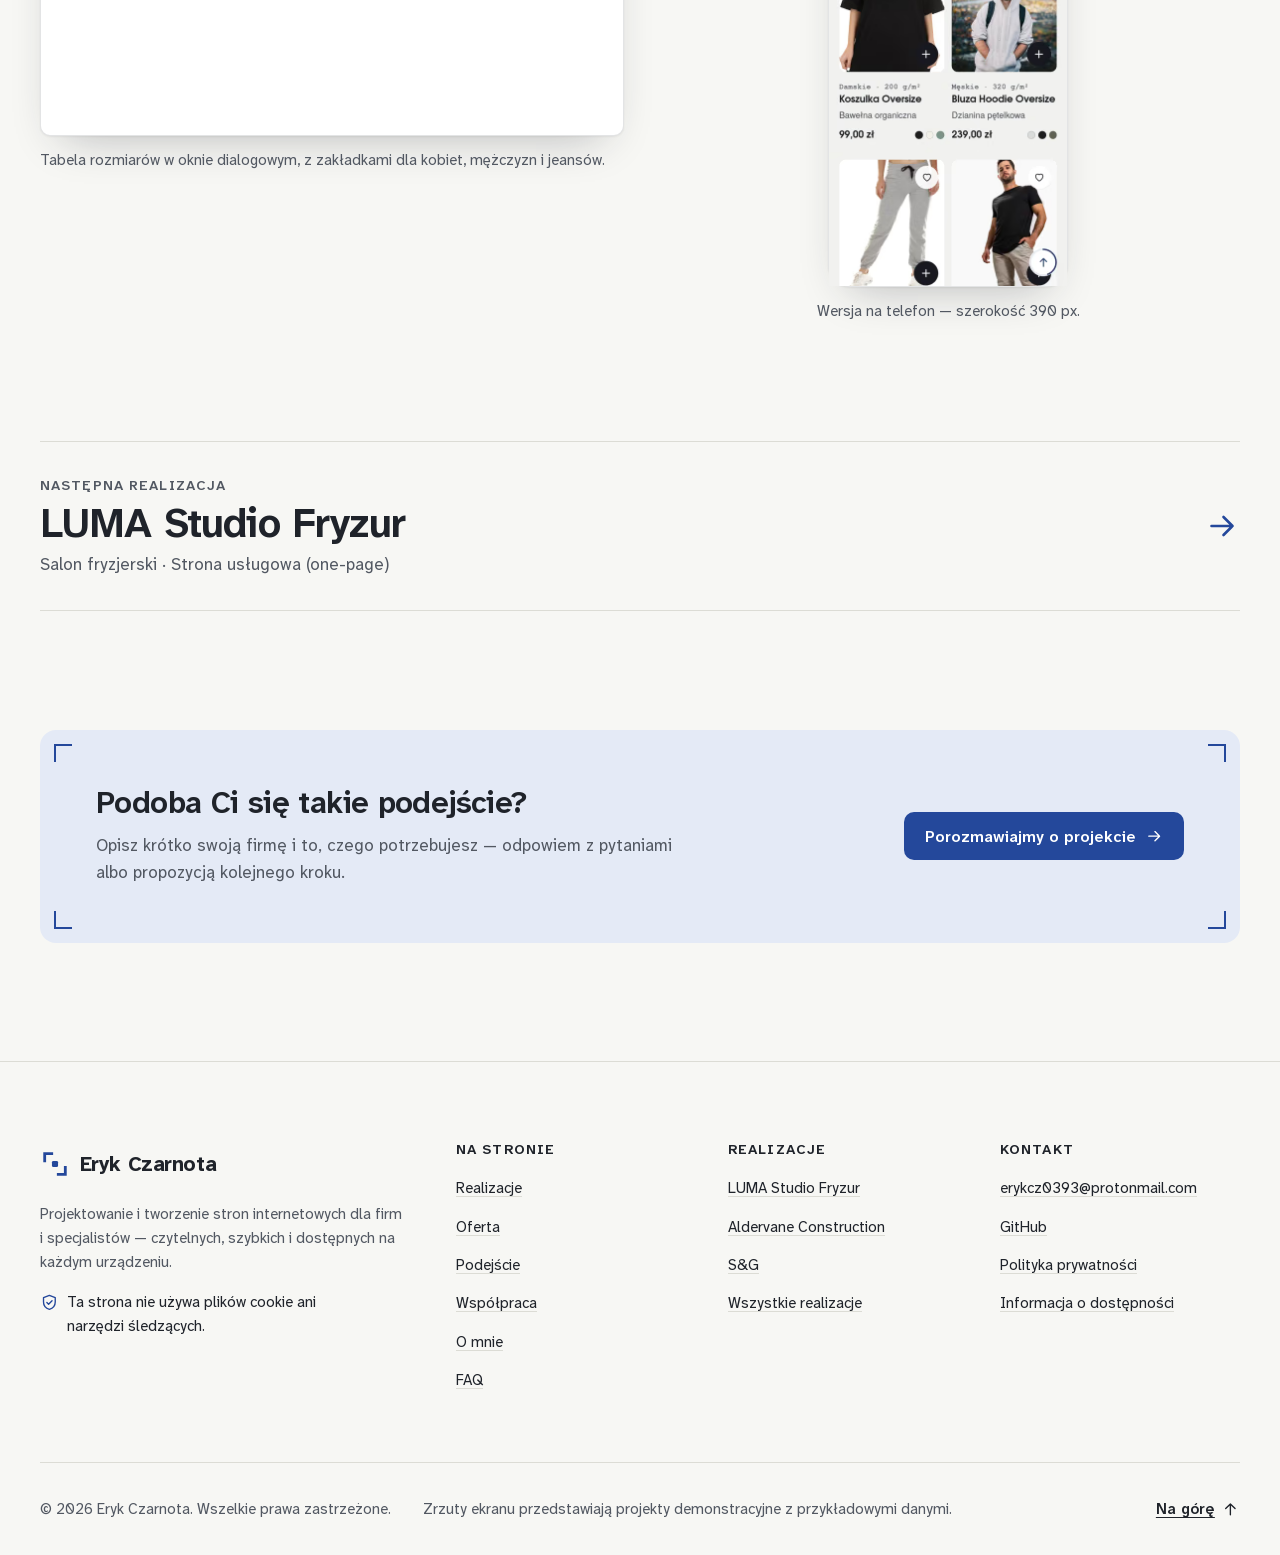
<file: realizacje/sg-sklep-odziezowy.html>
<!doctype html>
<html lang="pl" dir="ltr">
  <head>
    <meta charset="utf-8" />
    <meta http-equiv="Content-Security-Policy" content="default-src 'none'; script-src 'self' 'sha256-Fnqz5usUp8S/g5ODVF9xJPYz32ws6yMzLYae2Eng40Q='; style-src 'self'; img-src 'self'; font-src 'self'; connect-src 'self'; form-action 'self'; base-uri 'none'; object-src 'none'" />
    <meta name="viewport" content="width=device-width, initial-scale=1" />
    <title>Projekt sklepu internetowego z odzieżą – realizacja S&amp;G</title>
    <meta
      name="description"
      content="Studium projektu strony sklepu odzieżowego z filtrami, ulubionymi, koszykiem i tabelą rozmiarów, wygodnej także na telefonie. Projekt demonstracyjny."
    />
    <link rel="canonical" href="https://erykcz93.github.io/portfolio/realizacje/sg-sklep-odziezowy.html" />
    <meta name="robots" content="index, follow, max-image-preview:large" />
    <meta name="referrer" content="strict-origin-when-cross-origin" />
    <meta name="color-scheme" content="light dark" />
    <meta name="theme-color" content="#f7f7f4" media="(prefers-color-scheme: light)" />
    <meta name="theme-color" content="#121418" media="(prefers-color-scheme: dark)" />
    <meta name="author" content="Eryk Czarnota" />
    <!-- Ustawia motyw przed narysowaniem strony. Nie zmieniaj tej linii: jej skrót SHA-256 jest w CSP powyżej (patrz README). -->
    <!-- prettier-ignore -->
    <script>(function(){var d=document.documentElement;d.classList.add('js');try{var t=localStorage.getItem('motyw');if(t==='ciemny'){d.dataset.theme='dark'}else if(t==='jasny'){d.dataset.theme='light'}}catch(e){}})();</script>
    <link
      rel="preload"
      href="../assets/fonts/atkinson-hyperlegible-next-pl-wght.woff2"
      as="font"
      type="font/woff2"
      crossorigin
    />
    <link rel="icon" href="../favicon.ico" sizes="32x32" />
    <link rel="icon" href="../assets/images/icons/favicon.svg" type="image/svg+xml" />
    <link rel="apple-touch-icon" href="../assets/images/icons/apple-touch-icon.png" />
    <meta property="og:type" content="article" />
    <meta property="og:locale" content="pl_PL" />
    <meta property="og:site_name" content="Eryk Czarnota" />
    <meta property="og:title" content="Projekt sklepu internetowego z odzieżą – realizacja S&amp;G" />
    <meta
      property="og:description"
      content="Studium projektu strony sklepu odzieżowego z filtrami, ulubionymi, koszykiem i tabelą rozmiarów, wygodnej także na telefonie. Projekt demonstracyjny."
    />
    <meta property="og:url" content="https://erykcz93.github.io/portfolio/realizacje/sg-sklep-odziezowy.html" />
    <meta property="og:image" content="https://erykcz93.github.io/portfolio/assets/images/og/sg-sklep-odziezowy.jpg" />
    <meta property="og:image:type" content="image/jpeg" />
    <meta property="og:image:width" content="1200" />
    <meta property="og:image:height" content="630" />
    <meta property="og:image:alt" content="S&amp;G — landing page sklepu internetowego, projekt demonstracyjny" />
    <meta name="twitter:card" content="summary_large_image" />
    <meta name="twitter:title" content="Projekt sklepu internetowego z odzieżą – realizacja S&amp;G" />
    <meta
      name="twitter:description"
      content="Studium projektu strony sklepu odzieżowego z filtrami, ulubionymi, koszykiem i tabelą rozmiarów, wygodnej także na telefonie. Projekt demonstracyjny."
    />
    <meta name="twitter:image" content="https://erykcz93.github.io/portfolio/assets/images/og/sg-sklep-odziezowy.jpg" />
    <meta name="twitter:image:alt" content="S&amp;G — landing page sklepu internetowego, projekt demonstracyjny" />
    <script type="application/ld+json">
      {
        "@context": "https://schema.org",
        "@graph": [
          {
            "@type": "WebSite",
            "@id": "https://erykcz93.github.io/portfolio/#witryna",
            "url": "https://erykcz93.github.io/portfolio/",
            "name": "Eryk Czarnota",
            "inLanguage": "pl-PL",
            "publisher": { "@id": "https://erykcz93.github.io/portfolio/#osoba" }
          },
          {
            "@type": "Person",
            "@id": "https://erykcz93.github.io/portfolio/#osoba",
            "name": "Eryk Czarnota",
            "jobTitle": "Projektant i twórca stron internetowych",
            "url": "https://erykcz93.github.io/portfolio/",
            "sameAs": ["https://github.com/erykcz93"],
            "knowsAbout": [
              "Projektowanie stron internetowych",
              "Tworzenie stron internetowych",
              "Dostępność cyfrowa (WCAG)",
              "Wydajność stron internetowych",
              "SEO techniczne"
            ]
          },
          {
            "@type": "CreativeWork",
            "@id": "https://erykcz93.github.io/portfolio/realizacje/sg-sklep-odziezowy.html#realizacja",
            "name": "S&G",
            "headline": "Interfejs sklepu internetowego z odzieżą S&G",
            "description": "Strona sklepu z codzienną odzieżą damską i męską. Filtry, ulubione, szybki wybór rozmiaru i koszyk w panelu bocznym — wygodne także jedną ręką na telefonie.",
            "url": "https://erykcz93.github.io/portfolio/realizacje/sg-sklep-odziezowy.html",
            "genre": "Landing page sklepu internetowego",
            "about": "Sklep odzieżowy",
            "dateCreated": "2026",
            "inLanguage": "pl",
            "image": "https://erykcz93.github.io/portfolio/assets/images/og/sg-sklep-odziezowy.jpg",
            "creator": { "@id": "https://erykcz93.github.io/portfolio/#osoba" },
            "isPartOf": { "@id": "https://erykcz93.github.io/portfolio/#witryna" }
          },
          {
            "@type": "BreadcrumbList",
            "itemListElement": [
              {
                "@type": "ListItem",
                "position": 1,
                "name": "Strona główna",
                "item": "https://erykcz93.github.io/portfolio/"
              },
              {
                "@type": "ListItem",
                "position": 2,
                "name": "Realizacje",
                "item": "https://erykcz93.github.io/portfolio/realizacje.html"
              },
              {
                "@type": "ListItem",
                "position": 3,
                "name": "S&G",
                "item": "https://erykcz93.github.io/portfolio/realizacje/sg-sklep-odziezowy.html"
              }
            ]
          }
        ]
      }
    </script>
    <link rel="stylesheet" href="../assets/css/style.css" />
  </head>
  <body id="top">
    <!-- Zestaw ikon strony. Użycie: <svg class="icon" width="24" height="24" aria-hidden="true" focusable="false"><use href="#i-nazwa"></use></svg> -->
    <!-- prettier-ignore -->
    <svg class="sprite" width="0" height="0" aria-hidden="true" focusable="false">
      <symbol id="i-arrow-right" viewBox="0 0 24 24"><path d="M5 12h14M13 6l6 6-6 6"/></symbol>
      <symbol id="i-arrow-down" viewBox="0 0 24 24"><path d="M12 5v14M6 13l6 6 6-6"/></symbol>
      <symbol id="i-arrow-up" viewBox="0 0 24 24"><path d="M12 19V5M6 11l6-6 6 6"/></symbol>
      <symbol id="i-arrow-left" viewBox="0 0 24 24"><path d="M19 12H5M11 6l-6 6 6 6"/></symbol>
      <symbol id="i-external" viewBox="0 0 24 24"><path d="M14 4.5h5.5V10M19.5 4.5L11 13"/><path d="M17.5 14v4.5a1 1 0 0 1-1 1h-11a1 1 0 0 1-1-1v-11a1 1 0 0 1 1-1H10"/></symbol>
      <symbol id="i-check" viewBox="0 0 24 24"><path d="M5 12.5l4.2 4.2L19 7"/></symbol>
      <symbol id="i-info" viewBox="0 0 24 24"><circle cx="12" cy="12" r="9"/><path d="M12 11v5.5M12 7.6v.1"/></symbol>
      <symbol id="i-mail" viewBox="0 0 24 24"><rect x="3" y="5" width="18" height="14" rx="2"/><path d="M4 7l8 6 8-6"/></symbol>
      <symbol id="i-copy" viewBox="0 0 24 24"><rect x="8.5" y="8.5" width="11.5" height="11.5" rx="2"/><path d="M15.5 8.5V6a2 2 0 0 0-2-2H6a2 2 0 0 0-2 2v7.5a2 2 0 0 0 2 2h2.5"/></symbol>
      <symbol id="i-code" viewBox="0 0 24 24"><path d="M8.5 7l-5 5 5 5M15.5 7l5 5-5 5M13.5 4.5l-3 15"/></symbol>
      <symbol id="i-sun" viewBox="0 0 24 24"><circle cx="12" cy="12" r="4"/><path d="M12 2.5v2M12 19.5v2M4.6 4.6L6 6M18 18l1.4 1.4M2.5 12h2M19.5 12h2M4.6 19.4L6 18M18 6l1.4-1.4"/></symbol>
      <symbol id="i-moon" viewBox="0 0 24 24"><path d="M19.5 14.6A8 8 0 0 1 9.4 4.5a8 8 0 1 0 10.1 10.1z"/></symbol>
      <symbol id="i-card" viewBox="0 0 24 24"><rect x="3" y="5.5" width="18" height="13" rx="2"/><circle cx="8.5" cy="11" r="2"/><path d="M5.8 15.6c.6-1.3 1.6-2 2.7-2s2.1.7 2.7 2M14 10h4M14 13.5h3"/></symbol>
      <symbol id="i-target" viewBox="0 0 24 24"><circle cx="12" cy="12" r="8.5"/><circle cx="12" cy="12" r="4.5"/><circle cx="12" cy="12" r="1"/></symbol>
      <symbol id="i-frame" viewBox="0 0 24 24"><path d="M4 9V4h5M15 4h5v5M20 15v5h-5M9 20H4v-5"/><path d="M7.5 15.5l2.8-3.3 2.2 2.3 1.6-1.8 2.4 2.8"/></symbol>
      <symbol id="i-bag" viewBox="0 0 24 24"><path d="M5 8h14l-1.1 12.1a1 1 0 0 1-1 .9H7.1a1 1 0 0 1-1-.9z"/><path d="M9 10V6.5a3 3 0 0 1 6 0V10"/></symbol>
      <symbol id="i-refresh" viewBox="0 0 24 24"><path d="M19.5 11A7.8 7.8 0 0 0 5.6 6.6M4.5 13a7.8 7.8 0 0 0 13.9 4.4"/><path d="M5 3v4h4M19 21v-4h-4"/></symbol>
      <symbol id="i-gauge" viewBox="0 0 24 24"><path d="M4.2 17.5a8.6 8.6 0 1 1 15.6 0"/><path d="M12 13.5l4.2-4.2"/><circle cx="12" cy="13.5" r="1.2"/><path d="M8 17.5h8"/></symbol>
      <symbol id="i-devices" viewBox="0 0 24 24"><rect x="2.5" y="4" width="15" height="10.5" rx="1.5"/><path d="M7 18.5h5M9.5 14.5v4"/><rect x="15.5" y="9.5" width="6" height="10.5" rx="1.3"/></symbol>
      <symbol id="i-access" viewBox="0 0 24 24"><circle cx="12" cy="12" r="9"/><circle cx="12" cy="7.4" r="1.3"/><path d="M7.5 10.2l4.5.9 4.5-.9M12 11.1v3.3l-2.4 3.9M12 14.4l2.4 3.9"/></symbol>
      <symbol id="i-shield" viewBox="0 0 24 24"><path d="M12 3l7.5 3v5.6c0 4.5-3.2 8.1-7.5 9.4-4.3-1.3-7.5-4.9-7.5-9.4V6z"/><path d="M8.8 12.1l2.2 2.2 4.4-4.4"/></symbol>
      <symbol id="i-structure" viewBox="0 0 24 24"><rect x="9" y="3" width="6" height="4.5" rx="1"/><rect x="3" y="16.5" width="6" height="4.5" rx="1"/><rect x="15" y="16.5" width="6" height="4.5" rx="1"/><path d="M12 7.5V12M6 16.5V12h12v4.5"/></symbol>
    </svg>
    <div class="sentinel sentinel--header" data-header-sentinel aria-hidden="true"></div>
    <div class="sentinel sentinel--top" data-top-sentinel aria-hidden="true"></div>
    <a class="skip-link" href="#tresc">Przejdź do treści</a>
    <header class="site-header" data-header>
      <div class="container site-header__inner">
        <a class="brand" href="../index.html">
          <svg class="brand__mark" viewBox="0 0 32 32" width="30" height="30" aria-hidden="true" focusable="false">
            <path
              d="M5 12.5V5h7.5M27 19.5V27h-7.5"
              fill="none"
              stroke="currentColor"
              stroke-width="3"
              stroke-linecap="square"
            />
            <rect x="12.75" y="12.75" width="6.5" height="6.5" rx="1.5" fill="currentColor" />
          </svg>
          <span class="brand__name">Eryk Czarnota</span> <span class="brand__tagline">strony internetowe</span>
          <span class="visually-hidden">— strona główna</span>
        </a>
        <button type="button" class="menu-toggle" aria-expanded="false" aria-controls="menu-glowne" data-menu-toggle>
          <span class="menu-toggle__bars" aria-hidden="true"></span> <span class="menu-toggle__label">Menu</span>
        </button>
        <nav id="menu-glowne" class="site-nav" aria-label="Główna">
          <ul class="site-nav__list" role="list">
            <li><a class="site-nav__link" href="../index.html#realizacje" data-spy="realizacje"> Realizacje </a></li>
            <li><a class="site-nav__link" href="../index.html#oferta" data-spy="oferta"> Oferta </a></li>
            <li><a class="site-nav__link" href="../index.html#o-mnie" data-spy="o-mnie"> O&nbsp;mnie </a></li>
            <li><a class="site-nav__link" href="../index.html#faq" data-spy="faq"> FAQ </a></li>
          </ul>
          <a class="btn btn--primary site-nav__cta" href="../index.html#kontakt" data-spy="kontakt">Kontakt</a>
        </nav>
        <button type="button" class="theme-toggle" aria-pressed="false" data-theme-toggle>
          <span class="theme-toggle__moon">
            <svg class="icon" width="24" height="24" aria-hidden="true" focusable="false">
              <use href="#i-moon"></use>
            </svg>
          </span>
          <span class="theme-toggle__sun">
            <svg class="icon" width="24" height="24" aria-hidden="true" focusable="false">
              <use href="#i-sun"></use>
            </svg>
          </span>
          <span class="visually-hidden">Tryb ciemny</span>
        </button>
      </div>
    </header>
    <main id="tresc" tabindex="-1">
      <article class="case" aria-labelledby="case-tytul">
        <header class="container case__header">
          <nav class="breadcrumbs" aria-label="Ścieżka nawigacji">
            <ol role="list">
              <li><a href="../index.html">Strona główna</a></li>
              <li><a href="../realizacje.html">Realizacje</a></li>
              <li aria-current="page">S&amp;G</li>
            </ol>
          </nav>
          <p class="eyebrow">Realizacja · Sklep odzieżowy</p>
          <h1 id="case-tytul">Interfejs sklepu internetowego z&nbsp;odzieżą S&amp;G</h1>
          <p class="case__lead">
            Strona sklepu z&nbsp;codzienną odzieżą damską i&nbsp;męską. Filtry, ulubione, szybki wybór rozmiaru
            i&nbsp;koszyk w&nbsp;panelu bocznym&nbsp;— wygodne także jedną ręką na telefonie.
          </p>
          <div class="actions">
            <a class="btn btn--primary" href="https://erykcz93.github.io/s_g/" target="_blank" rel="noopener">
              Zobacz projekt
              <svg class="icon icon--move-out" width="24" height="24" aria-hidden="true" focusable="false">
                <use href="#i-external"></use>
              </svg>
              <span class="visually-hidden">S&amp;G (otwiera się w&nbsp;nowej karcie)</span>
            </a>
            <a class="btn btn--secondary" href="https://github.com/erykcz93/s_g" target="_blank" rel="noopener">
              <svg class="icon" width="24" height="24" aria-hidden="true" focusable="false">
                <use href="#i-code"></use>
              </svg>
              Kod źródłowy
              <span class="visually-hidden">na GitHubie (otwiera się w&nbsp;nowej karcie)</span>
            </a>
          </div>
          <p class="case__demo">
            <svg class="icon" width="24" height="24" aria-hidden="true" focusable="false">
              <use href="#i-info"></use>
            </svg>
            <span>
              <strong>Projekt demonstracyjny.</strong> Marka, produkty, ceny i&nbsp;dane firmy są przykładowe; płatności
              nie są podłączone.
            </span>
          </p>
        </header>
        <div class="container case__screens">
          <figure class="case__desktop frame">
            <picture>
              <source
                srcset="
                  ../assets/images/projects/sg-sklep-odziezowy/desktop-640.avif   640w,
                  ../assets/images/projects/sg-sklep-odziezowy/desktop-960.avif   960w,
                  ../assets/images/projects/sg-sklep-odziezowy/desktop-1280.avif 1280w,
                  ../assets/images/projects/sg-sklep-odziezowy/desktop-1600.avif 1600w,
                  ../assets/images/projects/sg-sklep-odziezowy/desktop-2000.avif 2000w,
                  ../assets/images/projects/sg-sklep-odziezowy/desktop-2400.avif 2400w
                "
                type="image/avif"
                sizes="(min-width: 75em) 880px, (min-width: 60em) 70vw, 92vw"
              />
              <img
                src="../assets/images/projects/sg-sklep-odziezowy/desktop-2400.webp"
                srcset="
                  ../assets/images/projects/sg-sklep-odziezowy/desktop-640.webp   640w,
                  ../assets/images/projects/sg-sklep-odziezowy/desktop-960.webp   960w,
                  ../assets/images/projects/sg-sklep-odziezowy/desktop-1280.webp 1280w,
                  ../assets/images/projects/sg-sklep-odziezowy/desktop-1600.webp 1600w,
                  ../assets/images/projects/sg-sklep-odziezowy/desktop-2000.webp 2000w,
                  ../assets/images/projects/sg-sklep-odziezowy/desktop-2400.webp 2400w
                "
                alt="Strona główna S&amp;G na ekranie komputera"
                sizes="(min-width: 75em) 880px, (min-width: 60em) 70vw, 92vw"
                loading="eager"
                fetchpriority="high"
                decoding="async"
                width="2880"
                height="1800"
              />
            </picture>
          </figure>
          <figure class="case__phone">
            <picture>
              <source
                srcset="
                  ../assets/images/projects/sg-sklep-odziezowy/mobile-240.avif 240w,
                  ../assets/images/projects/sg-sklep-odziezowy/mobile-360.avif 360w,
                  ../assets/images/projects/sg-sklep-odziezowy/mobile-480.avif 480w,
                  ../assets/images/projects/sg-sklep-odziezowy/mobile-640.avif 640w
                "
                type="image/avif"
                sizes="(min-width: 60em) 260px, 60vw"
              />
              <img
                src="../assets/images/projects/sg-sklep-odziezowy/mobile-640.webp"
                srcset="
                  ../assets/images/projects/sg-sklep-odziezowy/mobile-240.webp 240w,
                  ../assets/images/projects/sg-sklep-odziezowy/mobile-360.webp 360w,
                  ../assets/images/projects/sg-sklep-odziezowy/mobile-480.webp 480w,
                  ../assets/images/projects/sg-sklep-odziezowy/mobile-640.webp 640w
                "
                alt="Strona główna S&amp;G na ekranie telefonu"
                sizes="(min-width: 60em) 260px, 60vw"
                loading="eager"
                decoding="async"
                width="780"
                height="1688"
              />
            </picture>
          </figure>
        </div>
        <div class="container case__body">
          <aside class="case__facts" aria-labelledby="fakty-tytul">
            <h2 id="fakty-tytul" class="case__facts-title">Fakty</h2>
            <dl>
              <div>
                <dt>Branża</dt>
                <dd>Sklep odzieżowy</dd>
              </div>
              <div>
                <dt>Rodzaj strony</dt>
                <dd>Landing page sklepu internetowego</dd>
              </div>
              <div>
                <dt>Język strony</dt>
                <dd>polski</dd>
              </div>
              <div>
                <dt>Rok</dt>
                <dd>2026</dd>
              </div>
              <div>
                <dt>Technologie</dt>
                <dd>
                  <ul class="chips" role="list">
                    <li class="chip">HTML5</li>
                    <li class="chip">CSS3 (architektura modułowa)</li>
                    <li class="chip">JavaScript (bez bibliotek)</li>
                  </ul>
                </dd>
              </div>
            </dl>
            <div class="measure">
              <h3 class="measure__title">Pomiary</h3>
              <dl class="measure__grid">
                <div>
                  <dt>Wydajność</dt>
                  <dd>88<span>/100</span></dd>
                </div>
                <div>
                  <dt>Dostępność</dt>
                  <dd>100<span>/100</span></dd>
                </div>
                <div>
                  <dt>Naruszenia WCAG wykryte automatycznie</dt>
                  <dd>0</dd>
                </div>
              </dl>
              <p class="measure__note">
                21 października 2026 · Lighthouse 13.5 (profil mobilny, pojedynczy pomiar) i&nbsp;axe-core. Wyniki
                automatyczne nie zastępują testów z użytkownikami.
              </p>
            </div>
          </aside>
          <div class="prose case__content">
            <h2 id="założenia">Założenia</h2>
            <p>
              Jednostronicowa strona sklepu z&nbsp;codzienną odzieżą: koszulkami, spodniami i&nbsp;bluzami dla kobiet
              i&nbsp;mężczyzn. Celem jest krótka droga od inspiracji do produktu i&nbsp;koszyka&nbsp;— także na
              telefonie, często obsługiwanym jedną ręką.
            </p>
            <h2 id="rozwiązania">Rozwiązania</h2>
            <ul>
              <li>
                <strong>Filtry</strong> według płci i&nbsp;kategorii; kafelki kategorii od razu ustawiają filtr
                w&nbsp;sekcji produktów.
              </li>
              <li>
                <strong>Ulubione i&nbsp;koszyk</strong> w&nbsp;panelu bocznym: zmiana ilości, usuwanie i&nbsp;pasek
                postępu do darmowej dostawy. Zawartość zostaje w&nbsp;przeglądarce po odświeżeniu strony.
              </li>
              <li>
                <strong>Szybki wybór rozmiaru</strong>&nbsp;— na komputerze po najechaniu kursorem, na telefonie po
                dotknięciu przycisku „+”. Niedostępne rozmiary są wyraźnie oznaczone.
              </li>
              <li><strong>Tabela rozmiarów</strong> w&nbsp;oknie dialogowym, z&nbsp;osobnymi zakładkami.</li>
              <li>
                <strong>Informacja o&nbsp;najniższej cenie z&nbsp;30&nbsp;dni</strong> przed obniżką, wymagana przez
                dyrektywę Omnibus.
              </li>
              <li>
                <strong>Logo w&nbsp;formie wszywki</strong> zapisane jako krzywe w&nbsp;SVG oraz krój TeX Gyre
                z&nbsp;dopracowanymi polskimi znakami, hostowany lokalnie.
              </li>
              <li>
                <strong>Ograniczanie ruchu:</strong> animacje wyłączają się, gdy użytkownik ustawi to w&nbsp;systemie.
              </li>
            </ul>
            <h2 id="do-wiadomości">Do wiadomości</h2>
            <p>
              Przycisk „Przejdź do kasy” wyświetla komunikat demonstracyjny&nbsp;— płatności i&nbsp;obsługa zamówień
              wymagają podłączenia platformy sklepowej. Zdjęcia produktów pochodzą z&nbsp;serwisu Unsplash i&nbsp;są
              używane zgodnie z&nbsp;licencją Unsplash.
            </p>
          </div>
        </div>
        <section class="container case__gallery" aria-labelledby="zblizenia-tytul">
          <h2 id="zblizenia-tytul">Zbliżenia</h2>
          <div class="gallery">
            <figure class="gallery__item">
              <div class="gallery__shot">
                <picture>
                  <source
                    srcset="
                      ../assets/images/projects/sg-sklep-odziezowy/detal-produkty-480.avif   480w,
                      ../assets/images/projects/sg-sklep-odziezowy/detal-produkty-720.avif   720w,
                      ../assets/images/projects/sg-sklep-odziezowy/detal-produkty-960.avif   960w,
                      ../assets/images/projects/sg-sklep-odziezowy/detal-produkty-1280.avif 1280w,
                      ../assets/images/projects/sg-sklep-odziezowy/detal-produkty-1600.avif 1600w
                    "
                    type="image/avif"
                    sizes="(min-width: 60em) 560px, 92vw"
                  />
                  <img
                    src="../assets/images/projects/sg-sklep-odziezowy/detal-produkty-1600.webp"
                    srcset="
                      ../assets/images/projects/sg-sklep-odziezowy/detal-produkty-480.webp   480w,
                      ../assets/images/projects/sg-sklep-odziezowy/detal-produkty-720.webp   720w,
                      ../assets/images/projects/sg-sklep-odziezowy/detal-produkty-960.webp   960w,
                      ../assets/images/projects/sg-sklep-odziezowy/detal-produkty-1280.webp 1280w,
                      ../assets/images/projects/sg-sklep-odziezowy/detal-produkty-1600.webp 1600w
                    "
                    alt="Siatka produktów S&amp;G z filtrami płci i kategorii"
                    sizes="(min-width: 60em) 560px, 92vw"
                    loading="lazy"
                    decoding="async"
                    width="2880"
                    height="2480"
                  />
                </picture>
              </div>
              <figcaption>
                Produkty z&nbsp;filtrami według płci i&nbsp;kategorii oraz oznaczeniami nowości i&nbsp;bestsellerów.
              </figcaption>
            </figure>
            <figure class="gallery__item">
              <div class="gallery__shot">
                <picture>
                  <source
                    srcset="
                      ../assets/images/projects/sg-sklep-odziezowy/detal-koszyk-480.avif   480w,
                      ../assets/images/projects/sg-sklep-odziezowy/detal-koszyk-720.avif   720w,
                      ../assets/images/projects/sg-sklep-odziezowy/detal-koszyk-960.avif   960w,
                      ../assets/images/projects/sg-sklep-odziezowy/detal-koszyk-1280.avif 1280w,
                      ../assets/images/projects/sg-sklep-odziezowy/detal-koszyk-1600.avif 1600w
                    "
                    type="image/avif"
                    sizes="(min-width: 60em) 560px, 92vw"
                  />
                  <img
                    src="../assets/images/projects/sg-sklep-odziezowy/detal-koszyk-1600.webp"
                    srcset="
                      ../assets/images/projects/sg-sklep-odziezowy/detal-koszyk-480.webp   480w,
                      ../assets/images/projects/sg-sklep-odziezowy/detal-koszyk-720.webp   720w,
                      ../assets/images/projects/sg-sklep-odziezowy/detal-koszyk-960.webp   960w,
                      ../assets/images/projects/sg-sklep-odziezowy/detal-koszyk-1280.webp 1280w,
                      ../assets/images/projects/sg-sklep-odziezowy/detal-koszyk-1600.webp 1600w
                    "
                    alt="Panel koszyka S&amp;G z dodanym produktem, zmianą ilości i paskiem darmowej dostawy"
                    sizes="(min-width: 60em) 560px, 92vw"
                    loading="lazy"
                    decoding="async"
                    width="2880"
                    height="1800"
                  />
                </picture>
              </div>
              <figcaption>
                Koszyk w&nbsp;panelu bocznym&nbsp;— zmiana ilości, usuwanie i&nbsp;pasek do darmowej dostawy.
              </figcaption>
            </figure>
            <figure class="gallery__item">
              <div class="gallery__shot">
                <picture>
                  <source
                    srcset="
                      ../assets/images/projects/sg-sklep-odziezowy/detal-tabela-rozmiarow-480.avif   480w,
                      ../assets/images/projects/sg-sklep-odziezowy/detal-tabela-rozmiarow-720.avif   720w,
                      ../assets/images/projects/sg-sklep-odziezowy/detal-tabela-rozmiarow-960.avif   960w,
                      ../assets/images/projects/sg-sklep-odziezowy/detal-tabela-rozmiarow-1280.avif 1280w,
                      ../assets/images/projects/sg-sklep-odziezowy/detal-tabela-rozmiarow-1600.avif 1600w
                    "
                    type="image/avif"
                    sizes="(min-width: 60em) 560px, 92vw"
                  />
                  <img
                    src="../assets/images/projects/sg-sklep-odziezowy/detal-tabela-rozmiarow-1600.webp"
                    srcset="
                      ../assets/images/projects/sg-sklep-odziezowy/detal-tabela-rozmiarow-480.webp   480w,
                      ../assets/images/projects/sg-sklep-odziezowy/detal-tabela-rozmiarow-720.webp   720w,
                      ../assets/images/projects/sg-sklep-odziezowy/detal-tabela-rozmiarow-960.webp   960w,
                      ../assets/images/projects/sg-sklep-odziezowy/detal-tabela-rozmiarow-1280.webp 1280w,
                      ../assets/images/projects/sg-sklep-odziezowy/detal-tabela-rozmiarow-1600.webp 1600w
                    "
                    alt="Okno dialogowe S&amp;G z tabelą rozmiarów"
                    sizes="(min-width: 60em) 560px, 92vw"
                    loading="lazy"
                    decoding="async"
                    width="2880"
                    height="1800"
                  />
                </picture>
              </div>
              <figcaption>
                Tabela rozmiarów w&nbsp;oknie dialogowym, z&nbsp;zakładkami dla kobiet, mężczyzn i&nbsp;jeansów.
              </figcaption>
            </figure>
            <figure class="gallery__item gallery__item--phone">
              <div class="gallery__shot gallery__shot--phone">
                <picture>
                  <source
                    srcset="
                      ../assets/images/projects/sg-sklep-odziezowy/mobile-produkty-240.avif 240w,
                      ../assets/images/projects/sg-sklep-odziezowy/mobile-produkty-360.avif 360w,
                      ../assets/images/projects/sg-sklep-odziezowy/mobile-produkty-480.avif 480w
                    "
                    type="image/avif"
                    sizes="240px"
                  />
                  <img
                    src="../assets/images/projects/sg-sklep-odziezowy/mobile-produkty-480.webp"
                    srcset="
                      ../assets/images/projects/sg-sklep-odziezowy/mobile-produkty-240.webp 240w,
                      ../assets/images/projects/sg-sklep-odziezowy/mobile-produkty-360.webp 360w,
                      ../assets/images/projects/sg-sklep-odziezowy/mobile-produkty-480.webp 480w
                    "
                    alt="Karty produktów S&amp;G na ekranie telefonu"
                    sizes="240px"
                    loading="lazy"
                    decoding="async"
                    width="780"
                    height="1688"
                  />
                </picture>
              </div>
              <figcaption>Wersja na telefon&nbsp;— szerokość 390&nbsp;px.</figcaption>
            </figure>
          </div>
        </section>
        <nav class="container case__next" aria-label="Kolejna realizacja">
          <a href="../realizacje/luma-salon-fryzjerski.html" class="next">
            <span class="next__label">Następna realizacja</span> <span class="next__title">LUMA Studio Fryzur</span>
            <span class="next__meta">Salon fryzjerski · Strona usługowa (one-page)</span>
            <svg class="icon next__icon" width="24" height="24" aria-hidden="true" focusable="false">
              <use href="#i-arrow-right"></use>
            </svg>
          </a>
        </nav>
      </article>
      <section class="cta" aria-labelledby="cta-tytul">
        <div class="container cta__inner frame">
          <div>
            <h2 id="cta-tytul" class="cta__title">Podoba Ci się takie podejście?</h2>
            <p class="cta__text">
              Opisz krótko swoją firmę i&nbsp;to, czego potrzebujesz&nbsp;— odpowiem z&nbsp;pytaniami albo propozycją
              kolejnego kroku.
            </p>
          </div>
          <a class="btn btn--primary" href="../index.html#kontakt">
            Porozmawiajmy o&nbsp;projekcie
            <svg class="icon icon--move" width="24" height="24" aria-hidden="true" focusable="false">
              <use href="#i-arrow-right"></use>
            </svg>
          </a>
        </div>
      </section>
    </main>
    <footer class="site-footer">
      <div class="container site-footer__grid">
        <div class="site-footer__about">
          <a class="brand" href="../index.html">
            <svg class="brand__mark" viewBox="0 0 32 32" width="30" height="30" aria-hidden="true" focusable="false">
              <path
                d="M5 12.5V5h7.5M27 19.5V27h-7.5"
                fill="none"
                stroke="currentColor"
                stroke-width="3"
                stroke-linecap="square"
              />
              <rect x="12.75" y="12.75" width="6.5" height="6.5" rx="1.5" fill="currentColor" />
            </svg>
            <span class="brand__name">Eryk Czarnota</span> <span class="visually-hidden">— strona główna</span>
          </a>
          <p>
            Projektowanie i&nbsp;tworzenie stron internetowych dla firm i&nbsp;specjalistów&nbsp;— czytelnych, szybkich
            i&nbsp;dostępnych na każdym urządzeniu.
          </p>
          <p class="site-footer__privacy">
            <svg class="icon" width="24" height="24" aria-hidden="true" focusable="false">
              <use href="#i-shield"></use>
            </svg>
            <span>Ta strona nie używa plików cookie ani narzędzi śledzących.</span>
          </p>
        </div>
        <nav class="site-footer__col" aria-labelledby="stopka-strona">
          <h2 id="stopka-strona" class="site-footer__title">Na stronie</h2>
          <ul role="list">
            <li><a href="../index.html#realizacje">Realizacje</a></li>
            <li><a href="../index.html#oferta">Oferta</a></li>
            <li><a href="../index.html#pod-lupa">Podejście</a></li>
            <li><a href="../index.html#proces">Współpraca</a></li>
            <li><a href="../index.html#o-mnie">O&nbsp;mnie</a></li>
            <li><a href="../index.html#faq">FAQ</a></li>
          </ul>
        </nav>
        <nav class="site-footer__col" aria-labelledby="stopka-realizacje">
          <h2 id="stopka-realizacje" class="site-footer__title">Realizacje</h2>
          <ul role="list">
            <li><a href="../realizacje/luma-salon-fryzjerski.html">LUMA Studio Fryzur</a></li>
            <li><a href="../realizacje/aldervane-firma-budowlana.html">Aldervane Construction</a></li>
            <li><a href="../realizacje/sg-sklep-odziezowy.html">S&amp;G</a></li>
            <li><a href="../realizacje.html">Wszystkie realizacje</a></li>
          </ul>
        </nav>
        <div class="site-footer__col">
          <h2 class="site-footer__title">Kontakt</h2>
          <ul role="list">
            <li>
              <a href="mailto:erykcz0393@protonmail.com?subject=Zapytanie%20o%20stron%C4%99%20internetow%C4%85"
                >erykcz0393@protonmail.com</a
              >
            </li>
            <li><a href="https://github.com/erykcz93">GitHub</a></li>
            <li><a href="../polityka-prywatnosci.html">Polityka prywatności</a></li>
            <li><a href="../dostepnosc.html">Informacja o&nbsp;dostępności</a></li>
          </ul>
        </div>
      </div>
      <div class="container site-footer__meta">
        <p>© <span data-current-year>2026</span> Eryk Czarnota. Wszelkie prawa zastrzeżone.</p>
        <p class="site-footer__note">
          Zrzuty ekranu przedstawiają projekty demonstracyjne z&nbsp;przykładowymi danymi.
        </p>
        <a class="site-footer__top" href="#top">
          Na górę
          <svg class="icon" width="24" height="24" aria-hidden="true" focusable="false">
            <use href="#i-arrow-up"></use>
          </svg>
        </a>
      </div>
    </footer>
    <!-- Pojawia się po przewinięciu ok. 400 px (assets/js/main.js). Zwykły odnośnik — działa też bez skryptów. --><a
      class="to-top"
      href="#top"
      data-to-top
    >
      <svg class="icon" width="24" height="24" aria-hidden="true" focusable="false"><use href="#i-arrow-up"></use></svg>
      <span class="visually-hidden">Wróć na górę strony</span>
    </a>
    <p class="visually-hidden" role="status" aria-live="polite" data-announcer></p>
    <script src="../assets/js/main.js" defer></script>
  </body>
</html>
</file>
<file: assets/css/style.css>
/*
 * Arkusz stylów strony — jeden plik dla wszystkich podstron.
 *
 * Spis treści:
 *   1. Zmienne (kolory, typografia, odstępy, ruch) — motyw jasny i ciemny
 *   2. Font, reset i elementy wspólne
 *   3. Układ strony: nagłówek, logo, stopka, przycisk „na górę”
 *   4. Komponenty wspólne: nagłówki sekcji, ścieżka nawigacji, pasek CTA
 *   5. Strona główna: hero, realizacje, oferta, „Pod lupą”, proces, o mnie, FAQ, kontakt
 *   6. Podstrony: lista realizacji, opis realizacji, polityka prywatności, dostępność, 404
 *
 * Media queries są przy stylach, których dotyczą (łatwiej je edytować razem).
 */

/* ==========================================================================
   1. Zmienne (design tokens)
   Opis kolorów i kontrastów: docs/02-design-system.md.
   ========================================================================== */

:root {
  color-scheme: light;

  /* Kolory — motyw jasny (domyślny) */
  --color-bg: #f7f7f4;
  --color-surface: #ffffff;
  --color-sunken: #efefea;
  --color-text: #1f232a;
  --color-muted: #525862;
  --color-subtle: #6a7079;
  --color-line: #dcdcd5;
  --color-control: #8a8d93;
  --color-accent: #24489b;
  --color-accent-hover: #1b3a82;
  --color-accent-soft: #e4eaf6;
  --color-on-accent: #ffffff;
  --color-panel: #1f232a;
  --color-panel-text: #f2f1ec;
  --color-panel-muted: #b8bcc3;
  --color-panel-accent: #a9c1f5;
  --color-panel-line: #3a404a;
  --color-header: rgb(247 247 244 / 0.9);
  --color-shot-border: rgb(31 35 42 / 0.12);
  --shadow-shot: 0 1px 2px rgb(31 35 42 / 0.06), 0 20px 44px -22px rgb(31 35 42 / 0.32);
  --shadow-lift: 0 1px 2px rgb(31 35 42 / 0.06), 0 26px 52px -24px rgb(31 35 42 / 0.36);
  --shadow-header: 0 1px 0 var(--color-line);

  /* Typografia */
  --font-sans: 'Atkinson Hyperlegible Next', 'Atkinson Fallback', system-ui, -apple-system, 'Segoe UI', Roboto,
    Arial, sans-serif;
  --fs-label: 0.875rem;
  --fs-small: 0.9375rem;
  --fs-base: clamp(1rem, 0.964rem + 0.179vw, 1.0625rem);
  --fs-lead: clamp(1.125rem, 1.054rem + 0.357vw, 1.3125rem);
  --fs-h4: 1.125rem;
  --fs-h3: clamp(1.25rem, 1.179rem + 0.357vw, 1.5rem);
  --fs-h2: clamp(1.75rem, 1.464rem + 1.429vw, 2.75rem);
  --fs-h1: clamp(2.25rem, 1.679rem + 2.857vw, 4.25rem);
  --lh-body: 1.6;
  --lh-heading: 1.12;
  --weight-body: 400;
  --weight-strong: 650;
  --weight-heading: 650;

  /* Odstępy */
  --space-3xs: 0.25rem;
  --space-2xs: 0.5rem;
  --space-xs: 0.75rem;
  --space-s: 1rem;
  --space-m: 1.5rem;
  --space-l: 2rem;
  --space-xl: 3rem;
  --space-2xl: 4rem;
  --space-3xl: 6rem;
  --section-space: clamp(4rem, 2.857rem + 5.714vw, 8rem);
  --gutter: clamp(1rem, 0.643rem + 1.786vw, 2.25rem);
  --container: 75rem;
  --measure: 42rem;
  --header-h: 4.25rem;

  /* Kształty */
  --radius-s: 6px;
  --radius-m: 10px;
  --radius-l: 16px;
  --radius-phone: 22px;

  /* Ruch */
  --dur-fast: 150ms;
  --dur-base: 250ms;
  --dur-slow: 350ms;
  --ease-out: cubic-bezier(0.22, 0.61, 0.36, 1);
}

/* Motyw ciemny — wybrany ręcznie… */
:root[data-theme='dark'] {
  color-scheme: dark;
  --color-bg: #121418;
  --color-surface: #1a1d22;
  --color-sunken: #16191d;
  --color-text: #eceae4;
  --color-muted: #a8aeb7;
  --color-subtle: #8e949d;
  --color-line: #2c3138;
  --color-control: #6e7580;
  --color-accent: #9db8f2;
  --color-accent-hover: #b8ccf6;
  --color-accent-soft: #1d2638;
  --color-on-accent: #0e1524;
  --color-panel: #1d2638;
  --color-panel-text: #eceae4;
  --color-panel-muted: #b4bac4;
  --color-panel-accent: #b8ccf6;
  --color-panel-line: #34405a;
  --color-header: rgb(18 20 24 / 0.9);
  --color-shot-border: rgb(255 255 255 / 0.1);
  --shadow-shot: 0 1px 2px rgb(0 0 0 / 0.35), 0 20px 44px -22px rgb(0 0 0 / 0.7);
  --shadow-lift: 0 1px 2px rgb(0 0 0 / 0.35), 0 26px 52px -24px rgb(0 0 0 / 0.75);
}

/* …albo wynikający z ustawień systemu (gdy nie ma wyboru ręcznego). */
@media (prefers-color-scheme: dark) {
  :root:not([data-theme='light']) {
    color-scheme: dark;
    --color-bg: #121418;
    --color-surface: #1a1d22;
    --color-sunken: #16191d;
    --color-text: #eceae4;
    --color-muted: #a8aeb7;
    --color-subtle: #8e949d;
    --color-line: #2c3138;
    --color-control: #6e7580;
    --color-accent: #9db8f2;
    --color-accent-hover: #b8ccf6;
    --color-accent-soft: #1d2638;
    --color-on-accent: #0e1524;
    --color-panel: #1d2638;
    --color-panel-text: #eceae4;
    --color-panel-muted: #b4bac4;
    --color-panel-accent: #b8ccf6;
    --color-panel-line: #34405a;
    --color-header: rgb(18 20 24 / 0.9);
    --color-shot-border: rgb(255 255 255 / 0.1);
    --shadow-shot: 0 1px 2px rgb(0 0 0 / 0.35), 0 20px 44px -22px rgb(0 0 0 / 0.7);
    --shadow-lift: 0 1px 2px rgb(0 0 0 / 0.35), 0 26px 52px -24px rgb(0 0 0 / 0.75);
  }
}

/* ==========================================================================
   2. Font, reset i elementy wspólne
   ========================================================================== */

/* ==========================================================================
   Font — Atkinson Hyperlegible Next (SIL OFL 1.1), plik zmienny 200–800,
   okrojony do łaciny, polskich znaków i interpunkcji typograficznej.
   ========================================================================== */

@font-face {
  font-family: 'Atkinson Hyperlegible Next';
  src: url('../fonts/atkinson-hyperlegible-next-pl-wght.woff2') format('woff2');
  font-weight: 200 800;
  font-style: normal;
  font-display: swap;
}

/* Arial dopasowany metrykami — podmiana fontu nie przesuwa układu. */
@font-face {
  font-family: 'Atkinson Fallback';
  src: local('Arial'), local('ArialMT'), local('Liberation Sans');
  size-adjust: 97.86%;
  ascent-override: 100.55%;
  descent-override: 32.29%;
  line-gap-override: 0%;
}

/* ==========================================================================
   Reset i podstawy
   ========================================================================== */

*,
*::before,
*::after {
  box-sizing: border-box;
}

html {
  -webkit-text-size-adjust: 100%;
  text-size-adjust: 100%;
  scroll-padding-top: calc(var(--header-h) + var(--space-s));
  interpolate-size: allow-keywords;
}

@media (prefers-reduced-motion: no-preference) {
  html {
    scroll-behavior: smooth;
  }
}

body {
  margin: 0;
  min-height: 100vh;
  min-height: 100dvh;
  display: flex;
  flex-direction: column;
  background: var(--color-bg);
  color: var(--color-text);
  font-family: var(--font-sans);
  font-size: var(--fs-base);
  font-weight: var(--weight-body);
  line-height: var(--lh-body);
  font-synthesis: none;
  overflow-wrap: break-word;
}

main {
  flex: 1;
}

main:focus {
  outline: none;
}

h1,
h2,
h3,
h4 {
  margin: 0;
  font-weight: var(--weight-heading);
  line-height: var(--lh-heading);
  letter-spacing: -0.02em;
  text-wrap: balance;
}

h1 {
  font-size: var(--fs-h1);
  letter-spacing: -0.028em;
  line-height: 1.06;
  font-weight: 680;
}

h2 {
  font-size: var(--fs-h2);
}

h3 {
  font-size: var(--fs-h3);
  line-height: 1.25;
}

h4 {
  font-size: var(--fs-h4);
  line-height: 1.3;
  letter-spacing: -0.01em;
}

p,
ul,
ol,
dl,
figure,
blockquote {
  margin: 0;
}

p,
li,
dd {
  text-wrap: pretty;
}

ul[role='list'],
ol[role='list'] {
  list-style: none;
  padding: 0;
}

strong,
b {
  font-weight: var(--weight-strong);
}

img,
svg,
picture,
video {
  display: block;
  max-width: 100%;
}

img {
  height: auto;
}

button,
input,
select,
textarea {
  font: inherit;
  color: inherit;
}

button {
  cursor: pointer;
}

[hidden] {
  display: none !important;
}

::selection {
  background: var(--color-accent-soft);
  color: var(--color-text);
}

/* Linki — podkreślenie zawsze widoczne w treści (nie tylko kolor) */
a {
  color: var(--color-accent);
  text-decoration-line: underline;
  text-decoration-thickness: 1px;
  text-underline-offset: 0.22em;
  transition: text-decoration-thickness var(--dur-fast) var(--ease-out), color var(--dur-fast) var(--ease-out);
}

a:hover {
  text-decoration-thickness: 2px;
}

/* Jeden, wyraźny styl fokusu dla wszystkich elementów */
:focus-visible {
  outline: 3px solid var(--color-accent);
  outline-offset: 3px;
}

code {
  font-family: ui-monospace, 'Cascadia Code', 'SF Mono', Menlo, Consolas, monospace;
  font-size: 0.92em;
  padding: 0.05em 0.3em;
  border-radius: 4px;
  background: var(--color-accent-soft);
}

/* ==========================================================================
   Układ
   ========================================================================== */

.container {
  width: min(100% - 2 * var(--gutter), var(--container));
  margin-inline: auto;
}

.section {
  padding-block: var(--section-space);
}

/*
 * Sekcje poza ekranem nie są układane ani rysowane podczas wczytywania — o połowę mniej
 * pracy głównego wątku na długiej stronie. Tylko z JavaScriptem: main.js renderuje
 * sekcje stopniowo w czasie bezczynności (klasa is-rendered) i wszystkie naraz przed
 * skokiem do kotwicy, żeby pozycja docelowa była zawsze dokładna.
 */
.js .section--lazy:not(.is-rendered) {
  content-visibility: auto;
  contain-intrinsic-size: auto 1200px;
}

.section--sunken {
  background: var(--color-sunken);
}

.section__head {
  display: grid;
  gap: var(--space-s);
  margin-bottom: clamp(var(--space-xl), 2rem + 3vw, 4.5rem);
}

@media (min-width: 60em) {
  .section__head--split {
    grid-template-columns: minmax(0, 1.05fr) minmax(0, 1fr);
    align-items: end;
    column-gap: var(--space-2xl);
  }
}

.section__intro {
  max-width: var(--measure);
  color: var(--color-muted);
  font-size: var(--fs-lead);
  line-height: 1.5;
}

.prose {
  max-width: var(--measure);
}

.prose > * + * {
  margin-top: var(--space-s);
}

.prose h2 {
  font-size: clamp(1.5rem, 1.357rem + 0.714vw, 2rem);
  margin-top: var(--space-xl);
}

.prose h3 {
  margin-top: var(--space-l);
}

.prose ul,
.prose ol {
  padding-left: 1.25rem;
}

.prose li + li {
  margin-top: var(--space-2xs);
}

.prose li::marker {
  color: var(--color-accent);
}

/* ==========================================================================
   Elementy wspólne
   ========================================================================== */

.visually-hidden:not(:focus):not(:active) {
  position: absolute;
  width: 1px;
  height: 1px;
  margin: -1px;
  padding: 0;
  overflow: hidden;
  clip-path: inset(50%);
  white-space: nowrap;
  border: 0;
}

.skip-link {
  position: fixed;
  top: var(--space-xs);
  left: var(--space-xs);
  z-index: 200;
  padding: var(--space-xs) var(--space-s);
  border-radius: var(--radius-m);
  background: var(--color-accent);
  color: var(--color-on-accent);
  font-weight: 600;
  text-decoration: none;
  transform: translateY(-200%);
}

.skip-link:focus {
  transform: none;
  outline-color: var(--color-text);
}

/* Etykieta nad nagłówkiem z narożnikiem kadru */
.eyebrow {
  display: inline-flex;
  align-items: center;
  gap: 0.6em;
  color: var(--color-muted);
  font-size: var(--fs-label);
  font-weight: 600;
  letter-spacing: 0.08em;
  line-height: 1.3;
  text-transform: uppercase;
}

.eyebrow::before {
  content: '';
  flex: none;
  width: 0.7em;
  height: 0.7em;
  border-top: 2px solid var(--color-accent);
  border-left: 2px solid var(--color-accent);
}

/*
 * Ikony: <svg class="icon" …><use href="#i-nazwa"></use></svg>.
 * Kształty są w zestawie <symbol> na początku <body> każdej strony (siatka 24 × 24, obrys 1,75 px).
 */
.icon {
  flex: none;
  width: 1.25em;
  height: 1.25em;
  fill: none;
  stroke: currentColor;
  stroke-width: 1.75;
  stroke-linecap: round;
  stroke-linejoin: round;
}

.sprite {
  position: absolute;
  width: 0;
  height: 0;
  overflow: hidden;
}

/* Przyciski */
.btn {
  display: inline-flex;
  align-items: center;
  justify-content: center;
  gap: 0.55em;
  min-height: 3rem;
  padding: 0.7rem 1.25rem;
  border: 1px solid transparent;
  border-radius: var(--radius-m);
  font-size: 1rem;
  font-weight: 600;
  line-height: 1.2;
  text-align: center;
  text-decoration: none;
  transition:
    background-color var(--dur-fast) var(--ease-out),
    border-color var(--dur-fast) var(--ease-out),
    color var(--dur-fast) var(--ease-out);
}

.btn .icon {
  width: 1.15em;
  height: 1.15em;
  transition: transform var(--dur-base) var(--ease-out);
}

.btn:hover .icon--move {
  transform: translateX(3px);
}

.btn:hover .icon--move-down {
  transform: translateY(3px);
}

.btn:hover .icon--move-out {
  transform: translate(2px, -2px);
}

.btn--primary {
  background: var(--color-accent);
  color: var(--color-on-accent);
}

.btn--primary:hover {
  background: var(--color-accent-hover);
  color: var(--color-on-accent);
}

.btn--secondary {
  border-color: var(--color-control);
  background: transparent;
  color: var(--color-text);
}

.btn--secondary:hover {
  border-color: var(--color-text);
  background: var(--color-surface);
  color: var(--color-text);
}

.btn--text {
  min-height: 3rem;
  padding-inline: 0.25rem;
  color: var(--color-accent);
  text-decoration-line: underline;
  text-decoration-thickness: 1px;
  text-underline-offset: 0.25em;
}

.btn--text:hover {
  text-decoration-thickness: 2px;
}

.actions {
  display: flex;
  flex-wrap: wrap;
  align-items: center;
  gap: var(--space-xs) var(--space-s);
}

/* Znaczniki technologii */
.chips {
  display: flex;
  flex-wrap: wrap;
  gap: var(--space-2xs);
  padding: 0;
  list-style: none;
}

.chip {
  display: inline-flex;
  align-items: center;
  min-height: 1.9rem;
  padding: 0.2rem 0.65rem;
  border: 1px solid var(--color-line);
  border-radius: 999px;
  background: var(--color-surface);
  color: var(--color-muted);
  font-size: var(--fs-label);
  line-height: 1.3;
}

/* Lista z „ptaszkami” */
.checklist {
  display: grid;
  gap: var(--space-2xs);
  padding: 0;
  list-style: none;
}

.checklist li {
  display: flex;
  gap: 0.6em;
  align-items: flex-start;
}

.checklist .icon {
  margin-top: 0.2em;
  color: var(--color-accent);
}

/* ==========================================================================
   Motyw „Fokus” — narożniki kadru
   ========================================================================== */

.frame {
  --frame-gap: 10px;
  --frame-len: 18px;
  --frame-width: 2px;
  --frame-color: var(--color-accent);
  position: relative;
}

.frame::before {
  content: '';
  position: absolute;
  inset: calc(var(--frame-gap) * -1);
  pointer-events: none;
  background:
    linear-gradient(var(--frame-color) 0 0) top left / var(--frame-len) var(--frame-width),
    linear-gradient(var(--frame-color) 0 0) top left / var(--frame-width) var(--frame-len),
    linear-gradient(var(--frame-color) 0 0) top right / var(--frame-len) var(--frame-width),
    linear-gradient(var(--frame-color) 0 0) top right / var(--frame-width) var(--frame-len),
    linear-gradient(var(--frame-color) 0 0) bottom left / var(--frame-len) var(--frame-width),
    linear-gradient(var(--frame-color) 0 0) bottom left / var(--frame-width) var(--frame-len),
    linear-gradient(var(--frame-color) 0 0) bottom right / var(--frame-len) var(--frame-width),
    linear-gradient(var(--frame-color) 0 0) bottom right / var(--frame-width) var(--frame-len);
  background-repeat: no-repeat;
  transition:
    transform var(--dur-base) var(--ease-out),
    opacity var(--dur-base) var(--ease-out);
}

/* Narożniki pojawiają się i „łapią ostrość” przy najechaniu lub fokusie */
.frame--on-focus::before {
  opacity: 0;
  transform: scale(1.04);
}

:is(.frame--on-focus:hover, .frame--on-focus:focus-within, .focus-group:hover .frame--on-focus,
    .focus-group:focus-within .frame--on-focus)::before {
  opacity: 1;
  transform: scale(1);
}

/* ==========================================================================
   Pojawianie się sekcji (tylko elementy poza pierwszym ekranem, patrz main.js)
   ========================================================================== */

@media (prefers-reduced-motion: no-preference) {
  [data-reveal] {
    transition:
      opacity var(--dur-slow) var(--ease-out),
      transform var(--dur-slow) var(--ease-out);
  }

  [data-reveal].reveal-pending {
    opacity: 0;
    transform: translateY(12px);
  }
}

/* ==========================================================================
   Ograniczenie ruchu, wysoki kontrast, druk
   ========================================================================== */

@media (prefers-reduced-motion: reduce) {
  *,
  *::before,
  *::after {
    animation-duration: 0.01ms !important;
    animation-iteration-count: 1 !important;
    transition-duration: 0.01ms !important;
    scroll-behavior: auto !important;
  }
}

@media (forced-colors: active) {
  .btn,
  .chip {
    border-color: ButtonText;
  }

  .frame::before,
  .eyebrow::before {
    display: none;
  }

  :focus-visible {
    outline-color: Highlight;
  }
}

@media print {
  .site-header,
  .site-footer__meta,
  .to-top,
  .skip-link,
  .theme-toggle,
  .menu-toggle {
    display: none !important;
  }

  body {
    background: #fff;
    color: #000;
  }

  a[href^='http']::after {
    content: ' (' attr(href) ')';
    font-size: 0.85em;
  }
}

/* ==========================================================================
   3. Układ strony
   ========================================================================== */

/* ---------- Znaczniki obserwowane przez skrypt (nagłówek, „na górę”) ---------- */

.sentinel {
  position: absolute;
  left: 0;
  width: 1px;
  height: 1px;
  pointer-events: none;
}

.sentinel--header {
  top: 8px;
}

.sentinel--top {
  top: 400px;
}

/* ---------- Nagłówek i menu ---------- */

.site-header {
  position: sticky;
  top: 0;
  z-index: 50;
  background: var(--color-bg);
  transition:
    background-color var(--dur-base) var(--ease-out),
    box-shadow var(--dur-base) var(--ease-out);
}

.site-header.is-scrolled {
  background: var(--color-header);
  box-shadow: var(--shadow-header);
}

@supports (backdrop-filter: blur(1px)) {
  .site-header.is-scrolled {
    backdrop-filter: blur(10px) saturate(1.15);
  }
}

.site-header__inner {
  position: relative;
  display: flex;
  flex-wrap: wrap;
  align-items: center;
  gap: var(--space-2xs) var(--space-xs);
  min-height: var(--header-h);
}

.site-header__inner > .brand {
  margin-right: auto;
}

/* ---------- Nawigacja (bez JavaScriptu: zwykły wiersz linków) ---------- */

.site-nav {
  order: 3;
  flex-basis: 100%;
  display: flex;
  flex-wrap: wrap;
  align-items: center;
  gap: var(--space-2xs) var(--space-s);
  padding-bottom: var(--space-xs);
}

.site-nav__list {
  display: flex;
  flex-wrap: wrap;
  gap: 0 var(--space-xs);
  margin: 0;
  padding: 0;
  list-style: none;
}

.site-nav__link {
  position: relative;
  display: inline-flex;
  align-items: center;
  min-height: 2.75rem;
  padding-inline: var(--space-2xs);
  color: var(--color-text);
  font-weight: 500;
  text-decoration: none;
}

.site-nav__link::after {
  content: '';
  position: absolute;
  left: var(--space-2xs);
  right: var(--space-2xs);
  bottom: 0.45rem;
  height: 2px;
  background: currentColor;
  transform: scaleX(0);
  transform-origin: left;
  transition: transform var(--dur-base) var(--ease-out);
}

.site-nav__link:hover::after,
.site-nav__link.is-active::after {
  transform: scaleX(1);
}

.site-nav__link.is-active {
  color: var(--color-accent);
}

.site-nav__cta {
  min-height: 2.75rem;
  padding-block: 0.55rem;
}

/* ---------- Przyciski narzędzi ---------- */

.theme-toggle,
.menu-toggle {
  display: none;
  align-items: center;
  justify-content: center;
  gap: 0.5rem;
  min-width: 2.75rem;
  min-height: 2.75rem;
  padding: 0.5rem;
  border: 1px solid var(--color-line);
  border-radius: var(--radius-m);
  background: transparent;
  color: var(--color-text);
  transition:
    border-color var(--dur-fast) var(--ease-out),
    background-color var(--dur-fast) var(--ease-out);
}

.theme-toggle:hover,
.menu-toggle:hover {
  border-color: var(--color-control);
  background: var(--color-surface);
}

.js .theme-toggle {
  display: inline-flex;
  order: 4;
}

.theme-toggle__moon,
.theme-toggle__sun {
  display: grid;
  place-items: center;
}

.theme-toggle__sun {
  display: none;
}

:root[data-theme='dark'] .theme-toggle__sun {
  display: grid;
}

:root[data-theme='dark'] .theme-toggle__moon {
  display: none;
}

@media (prefers-color-scheme: dark) {
  :root:not([data-theme='light']) .theme-toggle__sun {
    display: grid;
  }

  :root:not([data-theme='light']) .theme-toggle__moon {
    display: none;
  }
}

.menu-toggle {
  padding-inline: 0.85rem;
  font-weight: 600;
}

.menu-toggle__bars {
  position: relative;
  width: 1.1rem;
  height: 2px;
  background: currentColor;
  transition: background-color var(--dur-fast);
}

.menu-toggle__bars::before,
.menu-toggle__bars::after {
  content: '';
  position: absolute;
  left: 0;
  width: 100%;
  height: 2px;
  background: currentColor;
  transition: transform var(--dur-base) var(--ease-out);
}

.menu-toggle__bars::before {
  transform: translateY(-6px);
}

.menu-toggle__bars::after {
  transform: translateY(6px);
}

.menu-toggle[aria-expanded='true'] .menu-toggle__bars {
  background: transparent;
}

.menu-toggle[aria-expanded='true'] .menu-toggle__bars::before {
  transform: rotate(45deg);
}

.menu-toggle[aria-expanded='true'] .menu-toggle__bars::after {
  transform: rotate(-45deg);
}

/* Na najwęższych ekranach imię i nazwisko w logo potrzebuje miejsca: przycisk pokazuje samą ikonę,
   a jego nazwa „Menu” zostaje dostępna dla czytników ekranu. */
@media (max-width: 24em) {
  .menu-toggle {
    padding-inline: 0.5rem;
  }

  .menu-toggle__label {
    position: absolute;
    width: 1px;
    height: 1px;
    overflow: hidden;
    clip-path: inset(50%);
    white-space: nowrap;
  }
}

/* ---------- Telefon i tablet z JavaScriptem: rozwijany panel ---------- */

@media (max-width: 59.99em) {
  .js .menu-toggle {
    display: inline-flex;
  }

  .js .site-nav {
    position: absolute;
    top: 100%;
    left: calc(var(--gutter) * -1);
    right: calc(var(--gutter) * -1);
    display: none;
    flex-direction: column;
    align-items: stretch;
    gap: var(--space-s);
    padding: var(--space-s) var(--gutter) var(--space-m);
    border-bottom: 1px solid var(--color-line);
    background: var(--color-bg);
    box-shadow: 0 24px 40px -28px rgb(0 0 0 / 0.35);
  }

  .js .site-nav[data-open] {
    display: flex;
  }

  .js .site-nav__list {
    flex-direction: column;
    gap: 0;
  }

  .js .site-nav__link {
    width: 100%;
    min-height: 3rem;
    border-bottom: 1px solid var(--color-line);
    font-size: 1.125rem;
  }

  .js .site-nav__link::after {
    display: none;
  }

  .js .site-nav__cta {
    min-height: 3rem;
  }

  @media (prefers-reduced-motion: no-preference) {
    .js .site-nav[data-open] {
      animation: menu-in var(--dur-base) var(--ease-out);
    }
  }
}

/* ---------- Komputer ---------- */

@media (min-width: 60em) {
  .site-header__inner {
    flex-wrap: nowrap;
    gap: var(--space-m);
  }

  .site-nav {
    order: 0;
    flex-basis: auto;
    flex-wrap: nowrap;
    gap: var(--space-m);
    padding: 0;
  }

  .site-nav__list {
    flex-wrap: nowrap;
  }

  .js .theme-toggle {
    order: 0;
  }
}

@keyframes menu-in {
  from {
    opacity: 0;
    transform: translateY(-6px);
  }
}

/* ---------- Logo ---------- */

.brand {
  display: inline-flex;
  align-items: center;
  gap: 0.6rem;
  min-height: 2.75rem;
  color: var(--color-text);
  text-decoration: none;
}

.brand__mark {
  color: var(--color-accent);
  transition: transform var(--dur-base) var(--ease-out);
}

.brand:hover .brand__mark {
  transform: rotate(90deg);
}

.brand__name {
  font-size: 1.3rem;
  font-weight: 720;
  letter-spacing: -0.02em;
}

.brand__tagline {
  display: none;
  padding-left: 0.6rem;
  border-left: 1px solid var(--color-line);
  color: var(--color-muted);
  font-size: var(--fs-label);
  line-height: 1.2;
}

@media (min-width: 30em) {
  .brand__tagline {
    display: inline;
  }
}

/* ---------- Stopka ---------- */

.site-footer {
  margin-top: auto;
  padding-top: clamp(3rem, 2rem + 4vw, 5rem);
  border-top: 1px solid var(--color-line);
  background: var(--color-bg);
  color: var(--color-muted);
  font-size: var(--fs-small);
}

.site-footer__grid {
  display: grid;
  gap: var(--space-xl) var(--space-l);
  padding-bottom: var(--space-2xl);
}

@media (min-width: 40em) {
  .site-footer__grid {
    grid-template-columns: repeat(2, minmax(0, 1fr));
  }
}

@media (min-width: 64em) {
  .site-footer__grid {
    grid-template-columns: minmax(0, 1.6fr) repeat(3, minmax(0, 1fr));
  }
}

.site-footer__about {
  display: grid;
  gap: var(--space-s);
  align-content: start;
  max-width: 26rem;
}

.site-footer__privacy {
  display: flex;
  gap: 0.5rem;
  align-items: flex-start;
  color: var(--color-text);
}

.site-footer__privacy .icon {
  margin-top: 0.15em;
  color: var(--color-accent);
}

.site-footer__title {
  margin-bottom: var(--space-xs);
  color: var(--color-text);
  font-size: var(--fs-label);
  font-weight: 650;
  letter-spacing: 0.08em;
  text-transform: uppercase;
}

.site-footer ul {
  display: grid;
  gap: 0.15rem;
  margin: 0;
  padding: 0;
  list-style: none;
}

.site-footer__col a {
  display: inline-flex;
  align-items: center;
  min-height: 2.25rem;
  color: var(--color-text);
  text-decoration-color: var(--color-line);
  overflow-wrap: anywhere;
}

.site-footer__col a:hover {
  color: var(--color-accent);
  text-decoration-color: currentColor;
}

.site-footer__meta {
  display: flex;
  flex-wrap: wrap;
  align-items: center;
  justify-content: space-between;
  gap: var(--space-xs) var(--space-l);
  padding-block: var(--space-m);
  border-top: 1px solid var(--color-line);
}

.site-footer__business {
  display: block;
}

.site-footer__note {
  flex: 1 1 18rem;
}

.site-footer__top {
  display: inline-flex;
  align-items: center;
  gap: 0.4rem;
  min-height: 2.75rem;
  color: var(--color-text);
  font-weight: 600;
}

/* ---------- Przycisk „na górę” ---------- */

.to-top {
  position: fixed;
  right: max(var(--space-s), env(safe-area-inset-right));
  bottom: max(var(--space-s), env(safe-area-inset-bottom));
  z-index: 40;
  display: grid;
  place-items: center;
  width: 3rem;
  height: 3rem;
  border: 1px solid var(--color-line);
  border-radius: 50%;
  background: var(--color-surface);
  color: var(--color-text);
  box-shadow: var(--shadow-shot);
  opacity: 0;
  visibility: hidden;
  transform: translateY(8px);
  transition:
    opacity var(--dur-base) var(--ease-out),
    transform var(--dur-base) var(--ease-out),
    visibility 0s linear var(--dur-base),
    border-color var(--dur-fast);
}

.to-top.is-visible {
  opacity: 1;
  visibility: visible;
  transform: none;
  transition:
    opacity var(--dur-base) var(--ease-out),
    transform var(--dur-base) var(--ease-out),
    visibility 0s,
    border-color var(--dur-fast);
}

.to-top:hover {
  border-color: var(--color-accent);
  color: var(--color-accent);
}

@media (forced-colors: active) {
  .to-top {
    border-color: ButtonText;
  }
}

/* ==========================================================================
   4. Komponenty wspólne
   ========================================================================== */

/* ---------- Nagłówek sekcji ---------- */

.section__titles {
  display: grid;
  gap: var(--space-xs);
}

/* ---------- Ścieżka nawigacji (okruszki) ---------- */

.breadcrumbs ol {
  display: flex;
  flex-wrap: wrap;
  gap: 0.25rem 0;
  margin: 0;
  padding: 0;
  color: var(--color-muted);
  font-size: var(--fs-small);
  list-style: none;
}

.breadcrumbs li {
  display: inline-flex;
  align-items: center;
}

.breadcrumbs li + li::before {
  content: '/';
  margin-inline: 0.6rem;
  color: var(--color-control);
}

.breadcrumbs a {
  display: inline-flex;
  align-items: center;
  min-height: 2.75rem;
  color: var(--color-text);
}

.breadcrumbs [aria-current='page'] {
  min-height: 2.75rem;
  font-weight: 600;
}

/* ---------- Pasek z wezwaniem do kontaktu ---------- */

.cta {
  padding-block: var(--section-space);
}

.cta__inner {
  --frame-gap: -14px;
  display: flex;
  flex-wrap: wrap;
  align-items: center;
  justify-content: space-between;
  gap: var(--space-l);
  padding: clamp(2rem, 1.5rem + 2.5vw, 3.5rem);
  border-radius: var(--radius-l);
  background: var(--color-accent-soft);
}

.cta__title {
  font-size: clamp(1.5rem, 1.357rem + 0.714vw, 2rem);
}

.cta__text {
  max-width: 36rem;
  margin-top: var(--space-xs);
  color: var(--color-muted);
}

/* ---------- Karta realizacji (strona główna i lista realizacji) ---------- */

.project {
  display: grid;
  gap: var(--space-xl);
  align-items: center;
}

@media (min-width: 60em) {
  .project {
    grid-template-columns: minmax(0, 1.25fr) minmax(0, 1fr);
    gap: clamp(3rem, 5vw, 5rem);
  }

  .project:nth-of-type(even) .project__media {
    order: 2;
  }
}

.project__media {
  position: relative;
  display: block;
  padding: 0 9% 9% 0;
  color: inherit;
}

.project__desktop {
  --frame-gap: 12px;
  border: 1px solid var(--color-shot-border);
  border-radius: var(--radius-m);
  background: var(--color-surface);
  box-shadow: var(--shadow-shot);
  transition:
    transform var(--dur-slow) var(--ease-out),
    box-shadow var(--dur-slow) var(--ease-out);
}

.project__desktop img,
.project__phone img {
  width: 100%;
  border-radius: inherit;
}

.project__phone {
  position: absolute;
  right: 0;
  bottom: 0;
  width: 25%;
  border: 1px solid var(--color-shot-border);
  border-radius: 16px;
  background: var(--color-surface);
  box-shadow: var(--shadow-lift);
  transition: transform var(--dur-slow) var(--ease-out);
}

@media (prefers-reduced-motion: no-preference) {
  .project:hover .project__desktop {
    transform: translateY(-4px);
    box-shadow: var(--shadow-lift);
  }

  .project:hover .project__phone {
    transform: translateY(-8px);
  }
}

.project__body {
  display: grid;
  gap: var(--space-s);
  justify-items: start;
}

.project__meta {
  display: flex;
  flex-wrap: wrap;
  align-items: baseline;
  gap: 0.75rem;
  color: var(--color-muted);
  font-size: var(--fs-small);
  font-weight: 600;
}

.project__number {
  color: var(--color-accent);
  font-variant-numeric: tabular-nums;
  letter-spacing: 0.04em;
}

.project__title {
  font-size: clamp(1.625rem, 1.4rem + 1.1vw, 2.25rem);
  letter-spacing: -0.025em;
}

.project__summary {
  color: var(--color-muted);
  max-width: 34rem;
}

.project__features {
  margin-block: var(--space-2xs);
}

.project__demo {
  display: flex;
  gap: 0.55rem;
  align-items: flex-start;
  max-width: 34rem;
  padding: 0.7rem 0.9rem;
  border-left: 3px solid var(--color-accent);
  border-radius: 0 var(--radius-s) var(--radius-s) 0;
  background: var(--color-accent-soft);
  color: var(--color-text);
  font-size: var(--fs-small);
}

.project__demo .icon {
  margin-top: 0.15em;
  color: var(--color-accent);
}

/* ==========================================================================
   5. Strona główna
   ========================================================================== */

/* ---------- Hero ---------- */

.hero {
  padding-block: clamp(2rem, 1rem + 4vw, 4.5rem) clamp(1rem, 0.5rem + 2vw, 2.5rem);
  overflow-x: clip;
}

.hero__grid {
  display: grid;
  gap: clamp(2.5rem, 1.5rem + 4vw, 4rem);
  align-items: center;
}

@media (min-width: 60em) {
  .hero__grid {
    grid-template-columns: minmax(0, 1.08fr) minmax(0, 1fr);
    gap: clamp(2.5rem, 4vw, 4.5rem);
  }
}

.hero__copy {
  display: grid;
  gap: var(--space-m);
  justify-items: start;
}

.hero__title {
  max-width: 20ch;
  font-size: clamp(2.25rem, 1.8rem + 2.2vw, 3.75rem);
}

.hero__lead {
  max-width: 36rem;
  color: var(--color-muted);
  font-size: var(--fs-lead);
  line-height: 1.55;
}

.hero__actions {
  margin-top: var(--space-2xs);
}

.hero__standards {
  display: flex;
  flex-wrap: wrap;
  gap: var(--space-2xs) var(--space-m);
  margin: var(--space-2xs) 0 0;
  padding: 0;
  color: var(--color-muted);
  font-size: var(--fs-small);
  list-style: none;
}

.hero__standards li {
  display: inline-flex;
  align-items: center;
  gap: 0.4rem;
}

.hero__standards .icon {
  width: 1.1em;
  height: 1.1em;
  color: var(--color-accent);
}

/* ---------- Kompozycja zrzutów ---------- */

.showcase {
  display: grid;
  gap: var(--space-s);
}

.showcase__stage {
  position: relative;
  aspect-ratio: 16 / 12;
  margin-inline: auto;
  width: 100%;
  max-width: 40rem;
}

.shot {
  position: absolute;
  border: 1px solid var(--color-shot-border);
  border-radius: var(--radius-m);
  background: var(--color-surface);
  box-shadow: var(--shadow-shot);
}

.shot img {
  width: 100%;
  border-radius: calc(var(--radius-m) - 1px);
}

.shot--back {
  display: none;
}

.shot--main {
  top: 6%;
  right: 0;
  width: 86%;
}

.shot--phone {
  bottom: 0;
  left: 0;
  width: 28%;
  border-radius: var(--radius-phone);
}

.shot--phone img {
  border-radius: calc(var(--radius-phone) - 1px);
}

.note {
  position: absolute;
  display: inline-flex;
  align-items: center;
  gap: 0.45rem;
  margin: 0;
  color: var(--color-muted);
  font-size: 0.8125rem;
  font-weight: 600;
  letter-spacing: 0.02em;
  white-space: nowrap;
}

.note__num {
  display: grid;
  place-items: center;
  width: 1.35rem;
  height: 1.35rem;
  border-radius: 50%;
  background: var(--color-accent);
  color: var(--color-on-accent);
  font-size: 0.75rem;
  font-weight: 700;
}

.note--desktop {
  top: -0.25rem;
  right: 0;
  transform: translateY(-100%);
}

.note--phone {
  bottom: 2%;
  left: calc(28% + 0.75rem);
}

.showcase__caption {
  color: var(--color-subtle);
  font-size: var(--fs-label);
  text-align: center;
}

@media (min-width: 60em) {
  .showcase__stage {
    aspect-ratio: 16 / 13;
    max-width: none;
  }

  .shot--back {
    display: block;
    top: 0;
    left: 6%;
    width: 58%;
  }

  .shot--main {
    top: 14%;
    width: 84%;
  }

  .shot--phone {
    width: 25%;
    bottom: 2%;
  }

  .note--desktop {
    top: calc(14% - 0.5rem);
  }

  .note--phone {
    left: calc(25% + 0.9rem);
  }
}

/* Narożniki „łapią ostrość” po wczytaniu; zrzuty widoczne od razu (LCP). */
@media (prefers-reduced-motion: no-preference) {
  .shot--main::before {
    animation: focus-in 700ms var(--ease-out) 200ms both;
  }

  .note {
    animation: note-in 450ms var(--ease-out) 650ms both;
  }

  .shot--phone {
    transition: transform var(--dur-slow) var(--ease-out);
  }

  .showcase:hover .shot--phone {
    transform: translateY(-6px);
  }
}

@keyframes focus-in {
  from {
    opacity: 0;
    transform: scale(1.06);
  }
}

@keyframes note-in {
  from {
    opacity: 0;
  }
}

/* ---------- Realizacje ---------- */

.projects {
  display: grid;
  gap: clamp(4rem, 2.5rem + 6vw, 8rem);
}

.projects__more {
  margin-top: var(--space-2xl);
  text-align: center;
}

/* ---------- Oferta ---------- */

.services {
  display: grid;
  grid-template-columns: repeat(auto-fill, minmax(min(100%, 16.5rem), 1fr));
  gap: var(--space-m);
  margin: 0;
  padding: 0;
  list-style: none;
}

.service {
  display: grid;
  grid-template-rows: auto auto 1fr auto;
  gap: var(--space-xs);
  padding: clamp(1.25rem, 1rem + 1vw, 1.75rem);
  border: 1px solid var(--color-line);
  border-radius: var(--radius-l);
  background: var(--color-surface);
  transition: border-color var(--dur-base) var(--ease-out);
}

.service:hover {
  border-color: var(--color-control);
}

.service__icon {
  --frame-gap: 0px;
  --frame-len: 10px;
  display: grid;
  place-items: center;
  width: 3rem;
  height: 3rem;
  margin-bottom: var(--space-2xs);
  color: var(--color-accent);
}

.service__icon .icon {
  width: 1.75rem;
  height: 1.75rem;
}

.service__title {
  font-size: var(--fs-h4);
}

.service__text {
  color: var(--color-muted);
  font-size: var(--fs-small);
}

.service__example {
  display: inline-flex;
  align-items: center;
  gap: 0.35rem;
  justify-self: start;
  min-height: 2.75rem;
  margin-top: var(--space-2xs);
  font-size: var(--fs-small);
  font-weight: 600;
}

.service__example .icon {
  width: 1em;
  height: 1em;
}

.service--cta {
  grid-template-rows: auto 1fr auto;
  border-style: dashed;
  border-color: var(--color-control);
  background: transparent;
}

.service__cta-btn {
  justify-self: start;
  margin-top: var(--space-xs);
}

/* ---------- Dlaczego warto ---------- */

.points {
  display: grid;
  grid-template-columns: repeat(auto-fill, minmax(min(100%, 20rem), 1fr));
  gap: var(--space-l) var(--space-xl);
  margin: clamp(3rem, 2rem + 4vw, 5rem) 0 0;
  padding: 0;
  list-style: none;
}

.point {
  display: grid;
  gap: var(--space-xs);
  align-content: start;
  padding-top: var(--space-m);
  border-top: 1px solid var(--color-line);
}

.point__title {
  display: flex;
  align-items: center;
  gap: 0.6rem;
  font-size: var(--fs-h4);
}

.point__title .icon {
  color: var(--color-accent);
}

.point__why {
  color: var(--color-muted);
}

.point__how {
  font-size: var(--fs-small);
}

/* ---------- „Pod lupą” — warstwy zrzutu ---------- */

.xray {
  display: grid;
  gap: var(--space-m);
}

@media (min-width: 60em) {
  .xray__panel {
    display: grid;
    grid-template-columns: auto minmax(0, 1fr);
    gap: var(--space-l);
    align-items: start;
  }
}

.xray__controls {
  margin: 0;
  padding: 0;
  border: 0;
  min-width: 0;
}

.xray__legend {
  margin-bottom: var(--space-2xs);
  padding: 0;
  color: var(--color-muted);
  font-size: var(--fs-label);
  font-weight: 600;
  letter-spacing: 0.08em;
  text-transform: uppercase;
}

.seg {
  display: grid;
  grid-template-columns: repeat(2, minmax(0, 1fr));
  gap: 0.25rem;
  padding: 0.25rem;
  border: 1px solid var(--color-control);
  border-radius: calc(var(--radius-m) + 4px);
  background: var(--color-surface);
}

@media (min-width: 36em) {
  .seg {
    display: flex;
  }
}

.seg__item {
  position: relative;
  flex: 1 1 auto;
}

.seg__input {
  position: absolute;
  inset: 0;
  width: 100%;
  height: 100%;
  margin: 0;
  opacity: 0;
  cursor: pointer;
}

.seg__label {
  display: flex;
  align-items: center;
  justify-content: center;
  min-height: 2.75rem;
  padding: 0.4rem 1rem;
  border-radius: var(--radius-m);
  color: var(--color-text);
  font-weight: 600;
  white-space: nowrap;
  transition:
    background-color var(--dur-fast) var(--ease-out),
    color var(--dur-fast) var(--ease-out);
}

.seg__input:hover + .seg__label {
  background: var(--color-sunken);
}

.seg__input:checked + .seg__label {
  background: var(--color-accent);
  color: var(--color-on-accent);
}

.seg__input:focus-visible + .seg__label {
  outline: 3px solid var(--color-accent);
  outline-offset: 2px;
}

.xray__descriptions {
  min-height: 4.5rem;
}

.xray__desc {
  display: none;
  max-width: 44rem;
  color: var(--color-muted);
}

.xray:has(.seg__input[value='widok']:checked) .xray__desc[data-layer='widok'],
.xray:has(.seg__input[value='struktura']:checked) .xray__desc[data-layer='struktura'],
.xray:has(.seg__input[value='dostepnosc']:checked) .xray__desc[data-layer='dostepnosc'],
.xray:has(.seg__input[value='wydajnosc']:checked) .xray__desc[data-layer='wydajnosc'] {
  display: block;
}

/* Przeglądarki bez :has() — sam zrzut i opis podstawowy */
@supports not selector(:has(*)) {
  .xray__controls {
    display: none;
  }

  .xray__desc[data-layer='widok'] {
    display: block;
  }
}

.xray__figure {
  display: grid;
  gap: var(--space-xs);
}

.xray__stage {
  position: relative;
  container-type: inline-size;
  overflow: hidden;
  border: 1px solid var(--color-shot-border);
  border-radius: var(--radius-l);
  background: var(--color-surface);
  box-shadow: var(--shadow-shot);
}

.xray__stage img {
  width: 100%;
}

.xray__svg {
  position: absolute;
  inset: 0;
  width: 100%;
  height: 100%;
  font-family: var(--font-sans);
}

.xray__layer {
  opacity: 0;
  transition: opacity var(--dur-base) var(--ease-out);
}

.xray:has(.seg__input[value='struktura']:checked) .xray__layer[data-layer='struktura'],
.xray:has(.seg__input[value='dostepnosc']:checked) .xray__layer[data-layer='dostepnosc'],
.xray:has(.seg__input[value='wydajnosc']:checked) .xray__layer[data-layer='wydajnosc'] {
  opacity: 1;
}

/* Warstwy rysowane na jasnym zrzucie — kolory stałe w obu motywach */
.xray__area {
  fill: rgb(36 72 155 / 0.07);
  stroke: rgb(36 72 155 / 0.45);
  stroke-width: 1;
  stroke-dasharray: 6 6;
  vector-effect: non-scaling-stroke;
}

.xray__corners {
  fill: none;
  stroke: #24489b;
  stroke-width: 2.5;
  vector-effect: non-scaling-stroke;
}

.xray__corners--strong {
  stroke-width: 3;
}

.xray__tag rect {
  fill: #24489b;
}

.xray__tag text {
  fill: #ffffff;
  font-weight: 650;
}

.xray__tag--summary rect {
  fill: #1f232a;
}

.xray__skip rect {
  fill: #ffffff;
  stroke: #24489b;
  stroke-width: 2;
  stroke-dasharray: 7 5;
  vector-effect: non-scaling-stroke;
}

.xray__skip text {
  fill: #24489b;
  font-weight: 650;
}

.xray__badge circle {
  fill: #24489b;
  stroke: #ffffff;
  stroke-width: 2;
  vector-effect: non-scaling-stroke;
}

.xray__badge text {
  fill: #ffffff;
  font-weight: 700;
}

.xray__measure path {
  fill: none;
  stroke: #24489b;
  stroke-width: 2;
  vector-effect: non-scaling-stroke;
}

/* Na wąskich ekranach etykiety byłyby nieczytelne — zostają kształty, a opis jest obok. */
@container (max-width: 40rem) {
  .xray__tag,
  .xray__skip text,
  .xray__badge text {
    display: none;
  }
}

.xray__caption {
  color: var(--color-subtle);
  font-size: var(--fs-label);
}

/* ---------- Współpraca (proces) ---------- */

.steps {
  display: grid;
  grid-template-columns: repeat(auto-fill, minmax(min(100%, 19rem), 1fr));
  gap: var(--space-xl) var(--space-l);
  margin: 0;
  padding: 0;
  list-style: none;
}

.step {
  position: relative;
  display: grid;
  grid-template-rows: auto auto 1fr auto;
  gap: var(--space-xs);
  padding-top: var(--space-m);
}

/* Linia osi czasu z kreską akcentu — jak podziałka na marginesie */
.step::before {
  content: '';
  position: absolute;
  top: 0;
  left: 0;
  right: 0;
  height: 1px;
  background: var(--color-control);
}

.step::after {
  content: '';
  position: absolute;
  top: -1px;
  left: 0;
  width: 2.5rem;
  height: 3px;
  background: var(--color-accent);
}

.step__number {
  color: var(--color-accent);
  font-size: 1.125rem;
  font-weight: 700;
  font-variant-numeric: tabular-nums;
  letter-spacing: 0.04em;
}

.step__title {
  font-size: var(--fs-h4);
}

.step__text {
  color: var(--color-muted);
}

.step__outcome {
  display: flex;
  gap: 0.5rem;
  align-items: flex-start;
  margin-top: var(--space-2xs);
  padding: 0.65rem 0.85rem;
  border-radius: var(--radius-s);
  background: var(--color-surface);
  font-size: var(--fs-small);
  font-weight: 600;
}

.step__outcome .icon {
  margin-top: 0.15em;
  color: var(--color-accent);
}

/* ---------- O mnie ---------- */

.about {
  display: grid;
  gap: clamp(2.5rem, 1.5rem + 4vw, 5rem);
  align-items: start;
}

@media (min-width: 60em) {
  .about {
    grid-template-columns: minmax(0, 1.35fr) minmax(0, 1fr);
  }
}

.about__text {
  display: grid;
  gap: var(--space-s);
}

.about__paragraphs {
  display: grid;
  gap: var(--space-s);
  max-width: var(--measure);
  margin-top: var(--space-2xs);
  color: var(--color-muted);
}

.about__lead {
  color: var(--color-text);
  font-size: var(--fs-lead);
  line-height: 1.5;
}

.about__subtitle {
  margin-top: var(--space-m);
  font-size: var(--fs-h4);
}

.values {
  display: grid;
  grid-template-columns: repeat(auto-fill, minmax(min(100%, 17rem), 1fr));
  gap: var(--space-xs) var(--space-l);
  margin: 0;
  padding: 0;
  list-style: none;
}

.value {
  display: flex;
  gap: 0.55rem;
  align-items: flex-start;
  color: var(--color-muted);
  font-size: var(--fs-small);
}

.value strong {
  color: var(--color-text);
}

.value .icon {
  margin-top: 0.2em;
  color: var(--color-accent);
}

.about__card {
  --frame-gap: 12px;
  display: grid;
  gap: var(--space-m);
  padding: clamp(1.5rem, 1rem + 2vw, 2.25rem);
  border: 1px solid var(--color-line);
  border-radius: var(--radius-l);
  background: var(--color-surface);
}

@media (min-width: 60em) {
  .about__card {
    position: sticky;
    top: calc(var(--header-h) + var(--space-l));
  }
}

.about__card-title {
  font-size: var(--fs-label);
  font-weight: 650;
  letter-spacing: 0.08em;
  text-transform: uppercase;
  color: var(--color-muted);
}

.facts {
  display: grid;
  gap: var(--space-s);
}

.facts__row {
  display: grid;
  gap: 0.1rem;
  padding-bottom: var(--space-s);
  border-bottom: 1px solid var(--color-line);
}

.facts dt {
  color: var(--color-subtle);
  font-size: var(--fs-label);
}

.facts dd {
  margin: 0;
  font-weight: 600;
}

.about__tools {
  display: grid;
  gap: var(--space-xs);
}

.about__tools h4 {
  font-size: var(--fs-small);
}

/* ---------- FAQ ---------- */

.faq {
  display: grid;
  gap: 0;
}

@media (min-width: 64em) {
  .faq {
    grid-template-columns: minmax(0, 0.8fr) minmax(0, 1.4fr);
    column-gap: var(--space-3xl);
    align-items: start;
  }

  .faq .section__head {
    position: sticky;
    top: calc(var(--header-h) + var(--space-l));
  }
}

.faq__list {
  border-top: 1px solid var(--color-control);
}

.faq__item {
  border-bottom: 1px solid var(--color-control);
}

.faq__question {
  display: flex;
  align-items: center;
  justify-content: space-between;
  gap: var(--space-m);
  min-height: 3.5rem;
  padding-block: var(--space-s);
  cursor: pointer;
  list-style: none;
}

.faq__question::-webkit-details-marker {
  display: none;
}

.faq__q {
  font-size: var(--fs-h4);
  font-weight: 650;
  line-height: 1.35;
  letter-spacing: -0.005em;
}

.faq__question:hover .faq__q {
  color: var(--color-accent);
}

.faq__marker {
  position: relative;
  flex: none;
  width: 2rem;
  height: 2rem;
  border: 1px solid var(--color-control);
  border-radius: 50%;
}

.faq__marker::before,
.faq__marker::after {
  content: '';
  position: absolute;
  top: 50%;
  left: 50%;
  width: 0.75rem;
  height: 2px;
  margin: -1px 0 0 -0.375rem;
  background: var(--color-text);
  transition: transform var(--dur-base) var(--ease-out);
}

.faq__marker::after {
  transform: rotate(90deg);
}

.faq__item[open] .faq__marker::after {
  transform: rotate(0deg);
}

.faq__item[open] .faq__marker {
  border-color: var(--color-accent);
  background: var(--color-accent-soft);
}

.faq__answer {
  display: grid;
  gap: var(--space-xs);
  max-width: var(--measure);
  padding: 0 0 var(--space-m);
  color: var(--color-muted);
}

/* Płynne rozwijanie — tylko przeglądarki z ::details-content, bez ograniczenia ruchu */
@media (prefers-reduced-motion: no-preference) {
  @supports selector(::details-content) {
    .faq__item::details-content {
      block-size: 0;
      overflow-y: clip;
      transition:
        block-size var(--dur-base) var(--ease-out),
        content-visibility var(--dur-base) allow-discrete;
    }

    .faq__item[open]::details-content {
      block-size: auto;
    }
  }
}

@media (forced-colors: active) {
  .faq__marker::before,
  .faq__marker::after {
    background: CanvasText;
  }
}

/* ---------- Kontakt ---------- */

.contact-section {
  padding-top: clamp(3rem, 2rem + 3vw, 5rem);
}

.contact {
  --frame-color: var(--color-panel-accent);
  --frame-gap: -16px;
  display: grid;
  gap: var(--space-xl) var(--space-3xl);
  padding: clamp(2rem, 1.25rem + 3.5vw, 4.5rem);
  border-radius: var(--radius-l);
  background: var(--color-panel);
  color: var(--color-panel-text);
}

@media (min-width: 60em) {
  .contact {
    grid-template-columns: minmax(0, 1.2fr) minmax(0, 1fr);
  }
}

.contact :focus-visible {
  outline-color: var(--color-panel-accent);
}

.contact a:not(.btn) {
  color: var(--color-panel-accent);
}

.contact__main {
  display: grid;
  gap: var(--space-m);
  align-content: start;
}

.contact__eyebrow {
  color: var(--color-panel-muted);
}

.contact__eyebrow::before {
  border-color: var(--color-panel-accent);
}

.contact h2 {
  max-width: 14ch;
  color: var(--color-panel-text);
}

.contact__lead {
  max-width: 34rem;
  color: var(--color-panel-muted);
  font-size: var(--fs-lead);
  line-height: 1.5;
}

.contact__actions {
  display: grid;
  gap: var(--space-s);
  justify-items: start;
}

.contact__mail {
  min-height: 3.5rem;
  padding-inline: 1.75rem;
  background: var(--color-panel-accent);
  color: var(--color-panel);
  font-size: 1.125rem;
}

.contact__mail:hover {
  background: var(--color-panel-text);
  color: var(--color-panel);
}

.contact__address {
  display: flex;
  flex-wrap: wrap;
  align-items: center;
  gap: var(--space-2xs) var(--space-s);
}

.contact__email {
  font-size: var(--fs-lead);
  font-weight: 600;
  overflow-wrap: anywhere;
}

.contact__copy {
  display: inline-flex;
  align-items: center;
  gap: 0.4rem;
  min-height: 2.75rem;
  padding: 0.4rem 0.85rem;
  border: 1px solid var(--color-panel-line);
  border-radius: var(--radius-m);
  background: transparent;
  color: var(--color-panel-text);
  font-size: var(--fs-small);
  font-weight: 600;
  transition: border-color var(--dur-fast) var(--ease-out);
}

.contact__copy:hover {
  border-color: var(--color-panel-accent);
}

.contact__copy[data-copied] {
  border-color: var(--color-panel-accent);
  color: var(--color-panel-accent);
}

.contact__profiles {
  display: flex;
  flex-wrap: wrap;
  gap: var(--space-s);
  margin: 0;
  padding: 0;
  list-style: none;
}

.contact__profiles a {
  display: inline-flex;
  align-items: center;
  gap: 0.45rem;
  min-height: 2.75rem;
  font-weight: 600;
}

.contact__side {
  display: grid;
  gap: var(--space-m);
  align-content: start;
  padding-top: var(--space-m);
  border-top: 1px solid var(--color-panel-line);
}

@media (min-width: 60em) {
  .contact__side {
    padding: 0 0 0 var(--space-xl);
    border-top: 0;
    border-left: 1px solid var(--color-panel-line);
  }
}

.contact__subtitle {
  color: var(--color-panel-text);
  font-size: var(--fs-h4);
}

.contact__tips {
  color: var(--color-panel-muted);
}

.contact__tips .icon {
  color: var(--color-panel-accent);
}

.contact__privacy {
  color: var(--color-panel-muted);
  font-size: var(--fs-small);
}

@media (forced-colors: active) {
  .contact {
    border: 1px solid CanvasText;
  }
}

/* ==========================================================================
   6. Podstrony
   ========================================================================== */

/* ---------- Lista realizacji ---------- */

.listing__header {
  display: grid;
  gap: var(--space-m);
  justify-items: start;
  padding-top: clamp(1rem, 0.5rem + 2vw, 2rem);
  padding-bottom: clamp(3rem, 2rem + 4vw, 5rem);
}

.listing__lead {
  max-width: 44rem;
  color: var(--color-muted);
  font-size: var(--fs-lead);
  line-height: 1.5;
}

.listing {
  display: grid;
  gap: clamp(4rem, 2.5rem + 6vw, 8rem);
}

/* ---------- Opis realizacji ---------- */

.case__header {
  display: grid;
  gap: var(--space-m);
  justify-items: start;
  padding-top: clamp(1rem, 0.5rem + 2vw, 2rem);
}

.case__header h1 {
  max-width: 20ch;
  font-size: clamp(2.125rem, 1.6rem + 2.4vw, 3.75rem);
}

.case__lead {
  max-width: 44rem;
  color: var(--color-muted);
  font-size: var(--fs-lead);
  line-height: 1.5;
}

.case__demo {
  display: flex;
  gap: 0.55rem;
  align-items: flex-start;
  max-width: 44rem;
  padding: 0.75rem 1rem;
  border-left: 3px solid var(--color-accent);
  border-radius: 0 var(--radius-s) var(--radius-s) 0;
  background: var(--color-accent-soft);
  font-size: var(--fs-small);
}

.case__demo .icon {
  margin-top: 0.15em;
  color: var(--color-accent);
}

.case__screens {
  display: grid;
  gap: var(--space-l);
  align-items: end;
  margin-block: clamp(2.5rem, 1.5rem + 4vw, 4.5rem);
}

@media (min-width: 60em) {
  .case__screens {
    grid-template-columns: minmax(0, 1fr) 16rem;
    gap: var(--space-2xl);
  }
}

.case__desktop,
.case__phone,
.gallery__shot {
  border: 1px solid var(--color-shot-border);
  background: var(--color-surface);
  box-shadow: var(--shadow-shot);
}

.case__desktop {
  --frame-gap: 14px;
  border-radius: var(--radius-m);
}

.case__phone {
  justify-self: center;
  width: min(16rem, 70%);
  border-radius: var(--radius-phone);
}

.case__desktop img,
.case__phone img,
.gallery__shot img {
  width: 100%;
  border-radius: inherit;
}

.case__body {
  display: grid;
  gap: var(--space-2xl);
  align-items: start;
}

@media (min-width: 60em) {
  .case__body {
    grid-template-columns: 20rem minmax(0, 1fr);
    gap: var(--space-3xl);
  }

  .case__facts {
    position: sticky;
    top: calc(var(--header-h) + var(--space-l));
  }
}

.case__facts {
  display: grid;
  gap: var(--space-l);
}

.case__facts-title,
.measure__title {
  margin-bottom: var(--space-xs);
  color: var(--color-muted);
  font-size: var(--fs-label);
  font-weight: 650;
  letter-spacing: 0.08em;
  text-transform: uppercase;
}

.case__facts dl {
  display: grid;
  gap: var(--space-s);
  margin: 0;
}

.case__facts dl > div {
  display: grid;
  gap: 0.25rem;
  padding-bottom: var(--space-s);
  border-bottom: 1px solid var(--color-line);
}

.case__facts dt {
  color: var(--color-subtle);
  font-size: var(--fs-label);
}

.case__facts dd {
  margin: 0;
  font-weight: 600;
}

.measure {
  padding: var(--space-m);
  border: 1px solid var(--color-line);
  border-radius: var(--radius-l);
  background: var(--color-surface);
}

.measure__grid {
  grid-template-columns: repeat(2, minmax(0, 1fr));
}

.measure__grid > div {
  border-bottom: 0 !important;
  padding-bottom: 0 !important;
}

.measure__grid > div:last-child {
  grid-column: 1 / -1;
}

.measure__grid dd {
  color: var(--color-accent);
  font-size: 2rem;
  font-weight: 700;
  line-height: 1.1;
}

.measure__grid dd span {
  color: var(--color-subtle);
  font-size: 1rem;
  font-weight: 600;
}

.measure__note {
  margin-top: var(--space-s);
  color: var(--color-subtle);
  font-size: var(--fs-label);
}

.case__content h2:first-child {
  margin-top: 0;
}

.case__gallery {
  margin-top: var(--section-space);
}

.case__gallery h2 {
  margin-bottom: var(--space-l);
}

.gallery {
  display: grid;
  gap: var(--space-xl) var(--space-l);
  align-items: start;
}

@media (min-width: 48em) {
  .gallery {
    grid-template-columns: repeat(2, minmax(0, 1fr));
  }
}

.gallery__item {
  display: grid;
  gap: var(--space-xs);
}

.gallery__shot {
  border-radius: var(--radius-m);
}

.gallery__item--phone {
  justify-items: center;
}

.gallery__shot--phone {
  width: min(15rem, 70%);
  border-radius: var(--radius-phone);
}

.gallery figcaption {
  color: var(--color-muted);
  font-size: var(--fs-small);
}

.case__next {
  margin-top: var(--section-space);
}

.next {
  position: relative;
  display: grid;
  gap: 0.25rem;
  padding: var(--space-l) 4rem var(--space-l) 0;
  border-block: 1px solid var(--color-line);
  color: var(--color-text);
  text-decoration: none;
}

.next__label {
  color: var(--color-muted);
  font-size: var(--fs-label);
  font-weight: 600;
  letter-spacing: 0.08em;
  text-transform: uppercase;
}

.next__title {
  font-size: var(--fs-h2);
  font-weight: 650;
  letter-spacing: -0.02em;
  line-height: 1.1;
}

.next__meta {
  color: var(--color-muted);
}

.next .next__icon {
  position: absolute;
  top: 50%;
  right: 0;
  width: 2.25rem;
  height: 2.25rem;
  color: var(--color-accent);
  transform: translateY(-50%);
  transition: transform var(--dur-base) var(--ease-out);
}

.next:hover .next__title {
  color: var(--color-accent);
}

.next:hover .next__icon {
  transform: translate(6px, -50%);
}

/* ---------- Polityka prywatności i informacja o dostępności (wspólny układ) ---------- */

.legal {
  display: grid;
  gap: var(--space-m);
  padding-block: clamp(1rem, 0.5rem + 2vw, 2rem) var(--section-space);
}

/* Elementy siatki mogą się zwężać — szeroka tabela przewija się we własnym kontenerze. */
.legal > * {
  min-width: 0;
}

.legal__draft {
  max-width: var(--measure);
  padding: var(--space-s) var(--space-m);
  border: 1px solid #c9a400;
  border-radius: var(--radius-m);
  background: #fff8d1;
  color: #1f232a;
}

.legal__draft code {
  background: rgb(0 0 0 / 0.07);
  color: inherit;
}

.legal__meta {
  color: var(--color-muted);
}

.legal__body h2 {
  scroll-margin-top: calc(var(--header-h) + var(--space-s));
}

.legal__reset {
  margin-top: var(--space-xs);
}

.legal .lead {
  color: var(--color-muted);
  font-size: var(--fs-lead);
  line-height: 1.5;
}

/* Tabela w polityce prywatności — przewija się poziomo we własnym kontenerze. */
.table-wrap {
  max-width: 100%;
  overflow-x: auto;
  border: 1px solid var(--color-line);
  border-radius: var(--radius-m);
}

.table-wrap table {
  width: 100%;
  min-width: 32rem;
  border-collapse: collapse;
  font-size: var(--fs-small);
}

.table-wrap caption {
  padding: var(--space-xs) var(--space-s);
  color: var(--color-muted);
  font-weight: 600;
  text-align: left;
}

.table-wrap th,
.table-wrap td {
  padding: var(--space-xs) var(--space-s);
  border-top: 1px solid var(--color-line);
  text-align: left;
  vertical-align: top;
}

.table-wrap th {
  background: var(--color-sunken);
}

/* ---------- Pole do uzupełnienia (znacznik [DO UZUPEŁNIENIA]) ---------- */

.todo {
  padding: 0 0.25em;
  border-radius: 3px;
  background: #fff1a8;
  color: #1f232a;
  font-weight: 600;
}

/* ---------- Strona 404 ---------- */

.notfound {
  display: grid;
  gap: var(--space-2xl);
  align-items: center;
  padding-block: clamp(3rem, 2rem + 6vw, 7rem);
}

@media (min-width: 48em) {
  .notfound {
    grid-template-columns: minmax(0, 0.8fr) minmax(0, 1.2fr);
  }
}

.notfound__mark {
  position: relative;
  display: grid;
  place-items: center;
  aspect-ratio: 1;
  max-width: 18rem;
  width: 100%;
  justify-self: center;
}

/* Narożniki kadru „bez ostrości” — przesunięte względem siebie */
.notfound__mark::before,
.notfound__mark::after {
  content: '';
  position: absolute;
  width: 34%;
  height: 34%;
  border: 3px solid var(--color-accent);
}

.notfound__mark::before {
  top: 4%;
  left: 10%;
  border-right: 0;
  border-bottom: 0;
}

.notfound__mark::after {
  right: 2%;
  bottom: 12%;
  border-left: 0;
  border-top: 0;
}

.notfound__code {
  color: var(--color-muted);
  font-size: clamp(4rem, 3rem + 5vw, 7rem);
  font-weight: 300;
  letter-spacing: -0.04em;
}

.notfound__text {
  display: grid;
  gap: var(--space-m);
  justify-items: start;
}

.notfound__lead {
  max-width: 34rem;
  color: var(--color-muted);
  font-size: var(--fs-lead);
}

.notfound__links {
  display: flex;
  flex-wrap: wrap;
  gap: var(--space-xs);
  margin: 0;
  padding: 0;
  list-style: none;
}
</file>
